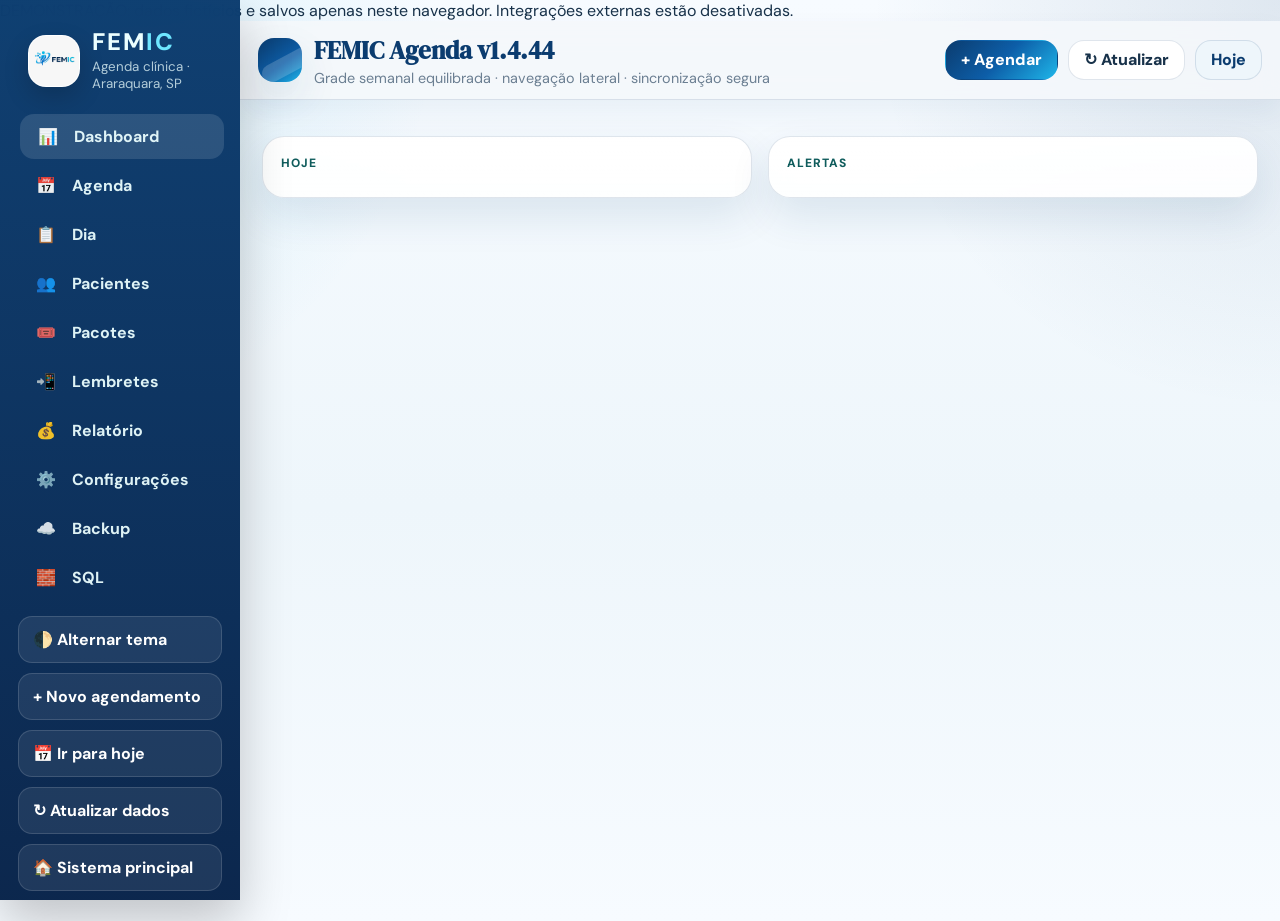
<file: agenda.html>
<!DOCTYPE html>
<html lang="pt-BR" data-theme="light">
<head>
<meta charset="UTF-8" />
<meta name="viewport" content="width=device-width, initial-scale=1.0" />
<title>FEMIC Agenda v1.4.44</title>
<meta name="theme-color" content="#0b3c6f" />
<meta name="apple-mobile-web-app-capable" content="yes" />
<meta name="apple-mobile-web-app-status-bar-style" content="default" />
<link rel="manifest" href="manifest-agenda.webmanifest" />
<link rel="apple-touch-icon" href="logo.png" />
<link rel="preconnect" href="https://fonts.googleapis.com">
<link rel="preconnect" href="https://fonts.gstatic.com" crossorigin>
<link href="https://fonts.googleapis.com/css2?family=DM+Sans:wght@400;500;700;800&family=DM+Serif+Display&display=swap" rel="stylesheet">
<link rel="stylesheet" href="css/femic-agenda.css?v=theme-refactor-1">
</head>
<body>
<div class="mobile-topbar">
  <button class="btn-icon" onclick="toggleSidebar()">☰</button>
  <div class="mobile-brand">
    <img src="logo.png" alt="FEMIC" class="mobile-brand-logo" />
    <strong>FEMIC Agenda</strong>
  </div>
  <button class="btn-icon" onclick="toggleTheme()">🌓</button>
</div>
<div class="overlay" id="overlay" onclick="closeSidebar()"></div>
<!-- ===== FEMIC LOGIN OVERLAY ===== -->
<div id="femicLoginOverlay" style="
  position:fixed; inset:0; z-index:9999;
  background: linear-gradient(135deg, #0b3c6f 0%, #0f5c5c 60%, #1fb6e9 100%);
  display:flex; align-items:center; justify-content:center; padding:20px;
">
  <div style="
    background:#fff; border-radius:28px; padding:36px 32px;
    width:min(440px,100%); box-shadow:0 30px 60px rgba(0,0,0,.28);
  ">
    <div style="text-align:center; margin-bottom:24px;">
      <div style="font-size:2.4rem; font-weight:800; letter-spacing:.08em; color:#0b3c6f;">FEMIC</div>
      <div style="color:#678282; margin-top:6px; font-size:.95rem;">Agenda · Araraquara, SP</div>
    </div>

    <!-- PASSO 1: Configuração Supabase -->
    <div id="loginStep1">
      <div style="background:#f0f9ff; border:1.5px solid #bae6fd; border-radius:16px; padding:14px 16px; margin-bottom:20px; display:flex; gap:10px;">
        <span style="font-size:1.3rem">⚙️</span>
        <div>
          <strong style="color:#0369a1; font-size:.9rem;">Primeiro acesso</strong>
          <div style="color:#0284c7; font-size:.8rem; margin-top:3px;">Informe as credenciais do Supabase. Isso é feito uma única vez.</div>
        </div>
      </div>
      <div style="display:grid; gap:14px;">
        <div>
          <label style="display:block; font-size:.88rem; color:#678282; margin-bottom:6px;">URL do projeto Supabase</label>
          <input id="setupUrl" type="url" placeholder="https://xxxx.supabase.co"
            style="width:100%; padding:13px 14px; border:1px solid #dde6e6; border-radius:14px; font-size:.95rem; outline:none; box-sizing:border-box; transition:.2s;"
            onfocus="this.style.borderColor='#1fb6e9'; this.style.boxShadow='0 0 0 3px rgba(31,182,233,.15)'"
            onblur="this.style.borderColor='#dde6e6'; this.style.boxShadow='none'">
        </div>
        <div>
          <label style="display:block; font-size:.88rem; color:#678282; margin-bottom:6px;">Chave anônima (anon key)</label>
          <input id="setupKey" type="text" placeholder="eyJhbGciOiJIUzI1NiIsInR5cCI6IkpXVCJ9..."
            style="width:100%; padding:13px 14px; border:1px solid #dde6e6; border-radius:14px; font-size:.78rem; outline:none; box-sizing:border-box; transition:.2s; font-family:monospace;"
            onfocus="this.style.borderColor='#1fb6e9'; this.style.boxShadow='0 0 0 3px rgba(31,182,233,.15)'"
            onblur="this.style.borderColor='#dde6e6'; this.style.boxShadow='none'">
        </div>
        <button onclick="femicSaveSetup()" style="
          padding:14px; background:linear-gradient(135deg,#0b3c6f,#1fb6e9); color:#fff;
          border:none; border-radius:14px; font-size:1rem; font-weight:700; cursor:pointer;
          box-shadow:0 10px 24px rgba(11,60,111,.22); transition:.2s;
        "
          onmouseover="this.style.transform='translateY(-1px)'"
          onmouseout="this.style.transform=''">
          Salvar e continuar →
        </button>
        <div id="setupError" style="color:#ef4444; text-align:center; font-size:.88rem; display:none; padding:4px 0;"></div>
      </div>
    </div>

    <!-- PASSO 2: Login email + senha -->
    <div id="loginStep2" style="display:none;">
      <div style="display:grid; gap:14px;">
        <div>
          <label style="display:block; font-size:.88rem; color:#678282; margin-bottom:6px;">Email</label>
          <input id="loginEmail" type="email" placeholder="seu@email.com"
            style="width:100%; padding:13px 14px; border:1px solid #dde6e6; border-radius:14px; font-size:1rem; outline:none; box-sizing:border-box; transition:.2s;"
            onkeydown="if(event.key==='Enter')femicLogin()"
            onfocus="this.style.borderColor='#1fb6e9'; this.style.boxShadow='0 0 0 3px rgba(31,182,233,.15)'"
            onblur="this.style.borderColor='#dde6e6'; this.style.boxShadow='none'">
        </div>
        <div>
          <label style="display:block; font-size:.88rem; color:#678282; margin-bottom:6px;">Senha</label>
          <input id="loginPassword" type="password" placeholder="••••••••"
            style="width:100%; padding:13px 14px; border:1px solid #dde6e6; border-radius:14px; font-size:1rem; outline:none; box-sizing:border-box; transition:.2s;"
            onkeydown="if(event.key==='Enter')femicLogin()"
            onfocus="this.style.borderColor='#1fb6e9'; this.style.boxShadow='0 0 0 3px rgba(31,182,233,.15)'"
            onblur="this.style.borderColor='#dde6e6'; this.style.boxShadow='none'">
        </div>
        <button id="loginBtn" onclick="femicLogin()" style="
          padding:14px; background:linear-gradient(135deg,#0b3c6f,#1fb6e9); color:#fff;
          border:none; border-radius:14px; font-size:1rem; font-weight:700; cursor:pointer;
          box-shadow:0 10px 24px rgba(11,60,111,.22); transition:.2s;
        "
          onmouseover="this.style.transform='translateY(-1px)'"
          onmouseout="this.style.transform=''">
          Entrar
        </button>
        <div id="loginError" style="color:#ef4444; text-align:center; font-size:.88rem; display:none; padding:4px 0;"></div>
        <button onclick="femicShowSetup()" style="background:none; border:none; color:#94a3b8; font-size:.8rem; cursor:pointer; text-decoration:underline; padding:0;">
          ⚙️ Alterar configuração do Supabase
        </button>
      </div>
    </div>

  </div>
</div>

<div class="toast-wrap" id="toastWrap"></div>
<div class="app-shell">
  <aside class="sidebar" id="sidebar">
    <div class="brand sidebar-brand">
      <img src="logo.png" alt="Logo FEMIC" class="brand-logo" />
      <div class="brand-text">
        <div class="wordmark"><span class="femic-navy">FEM</span><span class="femic-cyan">IC</span></div>
        <small>Agenda clínica · Araraquara, SP</small>
      </div>
    </div>
    <nav>
      <div class="nav-link active" data-panel="dashboard" onclick="showPanel('dashboard')"><span class="icon">📊</span><span>Dashboard</span></div>
      <div class="nav-link" data-panel="agenda" onclick="showPanel('agenda')"><span class="icon">📅</span><span>Agenda</span></div>
      <div class="nav-link" data-panel="day" onclick="showPanel('day')"><span class="icon">📋</span><span>Dia</span></div>
      <div class="nav-link" data-panel="patients" onclick="showPanel('patients')"><span class="icon">👥</span><span>Pacientes</span></div>
      <div class="nav-link" data-panel="packages" onclick="showPanel('packages')"><span class="icon">🎟️</span><span>Pacotes</span></div>
      <div class="nav-link" data-panel="reminders" onclick="showPanel('reminders')"><span class="icon">📲</span><span>Lembretes</span></div>
      <div class="nav-link" data-panel="report" onclick="showPanel('report')"><span class="icon">💰</span><span>Relatório</span></div>
      <div class="nav-link" data-panel="settings" onclick="showPanel('settings')"><span class="icon">⚙️</span><span>Configurações</span></div>
      <div class="nav-link" data-panel="backup" onclick="showPanel('backup')"><span class="icon">☁️</span><span>Backup</span></div>
      <div class="nav-link" data-panel="sql" onclick="showPanel('sql')"><span class="icon">🧱</span><span>SQL</span></div>
    </nav>
    <div class="sidebar-footer">
      <button class="side-btn" onclick="toggleTheme()">🌓 Alternar tema</button>
      <button class="side-btn" onclick="openAppt()">+ Novo agendamento</button>
      <button class="side-btn" onclick="goToday(); showPanel('agenda')">📅 Ir para hoje</button>
      <button class="side-btn" onclick="loadAll()">↻ Atualizar dados</button>
      <button class="side-btn" onclick="window.location.href='index.html'">🏠 Sistema principal</button>
      <button class="side-btn" onclick="femicLogout()" style="border-color:rgba(239,68,68,.25); color:rgba(255,120,120,.94);">🚪 <span id="loginUserLabel">Sair</span></button>
    </div>
  </aside>

  <main class="main">
    <div class="topbar">
      <div class="topbar-inner">
        <div class="brand">
          <div class="logo"></div>
          <div>
            <h1>FEMIC Agenda v1.4.44</h1>
            <p>Grade semanal equilibrada · navegação lateral · sincronização segura</p>
          </div>
        </div>
        <div class="toolbar">
          <button class="btn primary" onclick="openAppt()">+ Agendar</button>
          <button class="btn" onclick="loadAll()">↻ Atualizar</button>
          <button class="btn ghost" onclick="goToday()">Hoje</button>
        </div>
      </div>
    </div>

    <div class="wrap">

  <section class="panel active" id="panel-dashboard">
    <div class="grid grid-4" id="dashboardKpis"></div>
    <div class="grid grid-2" style="margin-top:16px"><div class="card"><div class="eyebrow">Hoje</div><div class="list" id="dashToday"></div></div><div class="card"><div class="eyebrow">Alertas</div><div class="list" id="dashAlerts"></div></div></div>
  </section>

  <section class="panel" id="panel-agenda">
    <div class="card" style="margin-bottom:16px"><div class="toolbar"><button class="btn" onclick="prevPeriod()">◀</button><button class="btn ghost" onclick="goToday()">Hoje</button><button class="btn" onclick="nextPeriod()">▶</button><select id="viewMode" onchange="renderAgenda()" style="max-width:180px"><option value="week">Semana</option><option value="month">Mês</option></select><strong id="periodLabel" style="align-self:center;color:var(--primary)"></strong><div class="legend-row"><span class="legend"><i class="legend-dot" style="background:#f59e0b"></i>Agendado</span><span class="legend"><i class="legend-dot" style="background:#2563eb"></i>Confirmado</span><span class="legend"><i class="legend-dot" style="background:#10b981"></i>Concluído</span><span class="legend"><i class="legend-dot" style="background:#ef4444"></i>Cancelado</span></div></div><div class="agenda-filterbar"><select id="agendaStatusFilter" onchange="renderAgenda()"><option value="all">Todos os status</option><option value="agendado">Agendado</option><option value="confirmado">Confirmado</option><option value="concluido">Concluído</option><option value="cancelado">Cancelado</option></select><select id="agendaServiceFilter" onchange="renderAgenda()"><option value="all">Todos os serviços</option></select><button class="btn ghost" onclick="clearAgendaFilters()">Limpar filtros</button></div></div>
    <div id="monthView"><div class="calendar-head" id="monthHead"></div><div class="calendar" id="monthCalendar"></div></div>
    <div id="weekView" class="hidden"><div class="week-board" id="weekBoard"></div></div>
  </section>

  <section class="panel" id="panel-day">
    <div class="card"><div class="section-title"><div><div class="eyebrow">Dia operacional</div><h3>Atendimentos do dia</h3></div><div class="toolbar"><input type="date" id="dayDate" onchange="renderDay()" style="max-width:190px"><button class="btn" onclick="goToday();showPanel('day')">Hoje</button><button class="btn" onclick="renderDay()">Atualizar</button></div></div><div class="quick-note small">Use esta tela para mudar status rapidamente sem abrir toda a agenda.</div></div>
    <div class="grid grid-4" id="dayKpis" style="margin-top:16px"></div>
    <div class="card" style="margin-top:16px"><div class="section-title"><h3>Lista do dia</h3><span class="muted small">Concluir, cancelar, WhatsApp e ficha em poucos cliques</span></div><div class="list" id="dayList"></div></div>
  </section>


  <section class="panel" id="panel-patients">
    <div class="grid grid-2">
      <div class="card">
        <div class="section-title"><div><div class="eyebrow">Novo paciente</div><h3>Cadastro direto no Supabase da agenda</h3></div></div>
        <p class="muted small" style="margin-top:0">Quando agenda e sistema principal usarem o mesmo Supabase, este cadastro alimentará a mesma tabela <strong>patients</strong>. Em teste, fica apenas neste banco isolado.</p>
        <div class="grid grid-2"><div class="field"><label>Nome completo *</label><input id="newPatientName" placeholder="Nome completo"></div><div class="field"><label>WhatsApp *</label><input id="newPatientWhatsapp" placeholder="(16) 99999-9999" inputmode="numeric" autocomplete="tel" maxlength="15" oninput="formatWhatsappInput(this)"></div></div>
        <div class="field" style="margin-top:12px"><label>Patologia / observação</label><input id="newPatientPathology" placeholder="Patologia, queixa ou observação"></div>
        <button class="btn primary" style="margin-top:12px" onclick="savePatient()">Salvar paciente no Supabase</button>
      </div>
      <div class="card">
        <div class="section-title"><div><div class="eyebrow">Regras de segurança</div><h3>Correção de cadastro</h3></div></div>
        <div class="list"><div class="item"><strong>Inativar</strong><div class="muted small">Use quando o paciente tem agendamentos, pacotes ou histórico.</div></div><div class="item"><strong>Apagar</strong><div class="muted small">Só é permitido se não houver vínculos.</div></div><div class="item"><strong>Reativar</strong><div class="muted small">Paciente volta para as listas da agenda.</div></div></div>
      </div>
    </div>
    <div class="grid grid-2" style="margin-top:16px">
      <div class="card">
        <div class="section-title"><h3>Pacientes ativos</h3><span class="muted small" id="patientsActiveCount"></span></div>
        <input id="patientActiveSearch" placeholder="Buscar paciente ativo por nome ou WhatsApp" oninput="renderLists()" style="margin-bottom:12px">
        <div class="list" id="patientListActive"></div>
      </div>
      <div class="card">
        <div class="section-title"><h3>Pacientes inativos</h3><span class="muted small" id="patientsArchivedCount"></span></div>
        <div class="list" id="patientListArchived"></div>
      </div>
    </div>
  </section>

  <section class="panel" id="panel-reminders"><div class="card"><div class="section-title"><div><div class="eyebrow">Lembretes</div><h3>Fila de WhatsApp</h3></div><div id="reminderModeBadge" class="mode-badge manual">Manual</div></div><div class="toolbar"><select id="reminderType" onchange="renderReminders()" style="max-width:260px"><option value="appointment">Lembrete de sessão</option><option value="form">Formulário pós-atendimento</option></select><input type="date" id="reminderDate" onchange="renderReminders()" style="max-width:190px"><button class="btn primary" onclick="sendNextReminder()">Enviar próximo pendente</button><button class="btn" onclick="renderReminders()">Atualizar</button></div><div class="reminder-mode-panel" style="margin-top:12px"><div><strong>Modo de envio</strong><div class="muted small" id="reminderAutoStatus">Manual: você escolhe quando enviar.</div></div><div class="toolbar"><button class="btn primary" id="manualModeBtn" onclick="setReminderMode('manual')">Manual</button><button class="btn" id="autoModeBtn" onclick="setReminderMode('auto')">Automático</button></div></div><div class="quick-note small" style="margin-top:12px">Sessão: automático 12 horas antes do atendimento. Formulário: automático 5 horas depois da sessão concluída. O navegador precisa estar aberto para disparar os envios pelo WhatsApp.</div></div><div class="grid grid-4" id="reminderKpis" style="margin-top:16px"></div><div class="card" style="margin-top:16px"><div class="eyebrow" id="reminderTitle">Lembretes</div><div class="list" id="reminderList"></div></div></section>

  <section class="panel" id="panel-report"><div class="card"><div class="toolbar"><input type="month" id="reportMonth" onchange="renderReport()" style="max-width:190px"><button class="btn" onclick="exportCsv()">Exportar CSV</button><button class="btn" onclick="window.print()">Imprimir/PDF</button></div></div><div class="grid grid-4" id="reportKpis" style="margin-top:16px"></div><div class="card" id="reportPrintArea" style="margin-top:16px"><div class="eyebrow">Relatório mensal</div><div class="table-wrap"><table><thead><tr><th>Pagador</th><th>Serviço</th><th>Qtd.</th><th>Valor</th><th>Total</th></tr></thead><tbody id="reportBody"></tbody></table></div></div></section>

  
  <section class="panel" id="panel-packages">
    <div class="grid grid-2">
      <div class="card">
        <div class="eyebrow">Novo pacote</div>
        <p class="muted small" style="margin-top:0">Cadastre o pacote vinculado ao paciente e ao serviço. O contador principal mostra sessões usadas/total, com saldo como informação secundária. Para evitar pacote no paciente errado, selecione paciente e serviço manualmente antes de salvar.</p>
        <div class="grid grid-2"><select id="pkgPatient" required></select><select id="pkgService" required></select><input id="pkgTotal" type="number" min="1" placeholder="Total de sessões" required><input id="pkgRemain" type="number" min="0" placeholder="Saldo inicial (opcional)"></div>
        <button class="btn primary" style="margin-top:12px" onclick="savePackage()">Adicionar pacote</button>
      </div>
      <div class="card">
        <div class="eyebrow">Como ler o contador</div>
      </div>
    </div>
    <div class="grid grid-2" style="margin-top:16px">
      <div class="card">
        <div class="section-title"><h3>Pacotes ativos</h3><span class="muted small" id="packagesActiveCount"></span></div>
        <input id="packageSearch" placeholder="🔍 Buscar pacote por paciente ou serviço…" oninput="renderLists()" style="margin-bottom:12px">
        <div class="list" id="packageListActive"></div>
      </div>
      <div class="card">
        <div class="section-title"><h3>Pacotes inativos / encerrados</h3><span class="muted small" id="packagesInactiveCount"></span></div>
        <div class="list" id="packageListInactive"></div>
      </div>
    </div>
  </section>

  <section class="panel" id="panel-settings">
    <div class="grid grid-2"><div class="card"><div class="section-title"><div><div class="eyebrow">Supabase</div><h3>Conexão</h3></div></div><div class="grid grid-2"><div class="field"><label>URL</label><input id="sbUrl" placeholder="https://xxxx.supabase.co"></div><div class="field"><label>Anon key</label><input id="sbKey" placeholder="anon key"></div></div><div class="toolbar" style="margin-top:12px"><button class="btn primary" onclick="saveConfig();loadAll()">Salvar e carregar</button><button class="btn" onclick="testConnection()">Testar conexão</button></div></div><div class="card"><div class="section-title"><div><div class="eyebrow">Expediente</div><h3>Horários da clínica</h3></div></div><div class="grid grid-3"><div class="field"><label>Início geral</label><input id="setStart" type="time" value="08:00"></div><div class="field"><label>Fim geral</label><input id="setEnd" type="time" value="20:00"></div><div class="field"><label>Intervalo grade</label><select id="setInterval"><option>15</option><option selected>30</option><option>45</option><option>60</option></select></div></div><div class="field" style="margin-top:12px"><label>Períodos de atendimento</label><input id="setPeriods" placeholder="08:00-12:00,16:00-20:00" value="08:00-12:00,16:00-20:00"><div class="period-help small">Use vírgula para separar períodos. A agenda só mostrará horários dentro dessas janelas.</div></div><div class="toolbar" id="workDays" style="margin-top:12px"></div><button class="btn primary" style="margin-top:12px" onclick="saveSettings()">Salvar expediente</button></div></div>
    <div class="grid grid-2" style="margin-top:16px"><div class="card"><div class="section-title"><div><div class="eyebrow">Pagadores</div><h3>Convênios e particulares</h3></div></div><div class="toolbar"><input id="payerName" placeholder="Nome do pagador" style="max-width:260px"><button class="btn primary" onclick="savePayer()">Adicionar</button></div><div class="list" id="payerList" style="margin-top:12px"></div></div><div class="card"><div class="section-title"><div><div class="eyebrow">Serviços</div><h3>Valores, duração e modo</h3></div></div><div class="grid grid-2"><input id="svcName" placeholder="Nome do serviço"><select id="svcPayer"></select><input id="svcPrice" type="number" placeholder="Valor"><select id="svcDur"><option>30</option><option selected>45</option><option>60</option><option>90</option></select><select id="svcMode"><option value="grupo">Grupo</option><option value="individual">Individual</option></select><input id="svcMax" type="number" value="4" placeholder="Limite"></div><button class="btn primary" style="margin-top:12px" onclick="saveService()">Adicionar serviço</button><div class="list" id="serviceList" style="margin-top:12px"></div></div></div>
    
    <div class="card" style="margin-top:16px"><div class="eyebrow">Modelos WhatsApp</div><div class="grid grid-2"><div class="field"><label>Lembrete de sessão</label><textarea id="tplReminder" rows="5"></textarea></div><div class="field"><label>Formulário pós-atendimento</label><textarea id="tplFormReminder" rows="5"></textarea></div></div><div class="field" style="margin-top:12px"><label>Link do formulário de respostas</label><input id="formLinkInput" placeholder="https://... formulário do paciente"></div><button class="btn primary" style="margin-top:12px" onclick="saveTemplates()">Salvar modelos</button></div>
    <div class="card" style="margin-top:16px"><div class="section-title"><div><div class="eyebrow">WhatsApp API</div><h3>Preparação segura para Meta Cloud API</h3></div><span class="mode-badge manual" id="whatsappProviderBadge">wa.me</span></div><p class="muted small" style="margin-top:0">Deixe em link manual enquanto a API não estiver pronta. Para usar a Meta Cloud API, configure uma Supabase Edge Function e cole aqui apenas a URL pública da função. O token da Meta nunca deve ficar neste navegador.</p><div class="grid grid-2"><div class="field"><label>Provedor de envio</label><select id="whatsappProvider" onchange="renderWhatsappProviderBadge()"><option value="wa_me">Link WhatsApp seguro</option><option value="api">API via Supabase Edge Function</option></select></div><div class="field"><label>Endpoint da Edge Function</label><input id="whatsappEndpoint" placeholder="https://SEU-PROJETO.functions.supabase.co/send-whatsapp-reminder"></div><div class="field"><label>Template Meta: sessão</label><input id="whatsappTplAppointment" placeholder="lembrete_sessao"></div><div class="field"><label>Template Meta: formulário</label><input id="whatsappTplForm" placeholder="formulario_pos_sessao"></div></div><div class="toolbar" style="margin-top:12px"><button class="btn primary" onclick="saveWhatsappApiConfig()">Salvar WhatsApp API</button><button class="btn" onclick="testWhatsappApiConfig()">Testar configuração local</button></div></div>
  </section>


  <section class="panel" id="panel-backup">
    <div class="grid grid-2">
      <div class="card">
        <div class="section-title">
          <div><div class="eyebrow">Exportar dados</div><h3>Backup completo da agenda</h3></div>
        </div>
        <p class="muted small" style="margin-top:0">
          Exporta pacientes, pagadores, serviços, pacotes, agendamentos, movimentos/histórico de sessões e configurações de expediente em um arquivo JSON.
        </p>
        <div class="toolbar">
          <button class="btn primary" onclick="exportAgendaBackup()">⬇️ Exportar backup JSON</button>
          <button class="btn" onclick="loadAll()">↻ Atualizar antes de exportar</button>
        </div>
        <div class="quick-note small" style="margin-top:12px">
          Recomendação FEMIC: faça backup antes de grandes alterações, antes de limpar banco e ao final de cada mês.
        </div>
      </div>

      <div class="card">
        <div class="section-title">
          <div><div class="eyebrow">Restaurar dados</div><h3>Restaurar backup JSON</h3></div>
        </div>
        <p class="muted small" style="margin-top:0">
          A restauração substitui as tabelas operacionais da agenda: agendamentos, pacotes, serviços, pagadores, movimentos e configurações. 
          Pacientes do arquivo são inseridos/atualizados, mas pacientes que já existirem no Supabase não são apagados.
        </p>
        <input type="file" id="restoreBackupInput" accept="application/json,.json" onchange="restoreAgendaBackup(event)">
        <div class="quick-note small" style="margin-top:12px">
          Segurança: essa função não apaga o sistema clínico principal. Ela usa apenas as tabelas da agenda.
        </div>
      </div>
    </div>

    <div class="card" style="margin-top:16px">
      <div class="section-title">
        <div><div class="eyebrow">Conteúdo do backup</div><h3>O que será salvo</h3></div>
      </div>
      <div class="grid grid-3">
        <div class="kpi"><div class="small muted">Pacientes</div><strong id="bkPatients">0</strong></div>
        <div class="kpi"><div class="small muted">Agendamentos</div><strong id="bkAppointments">0</strong></div>
        <div class="kpi"><div class="small muted">Pacotes</div><strong id="bkPackages">0</strong></div>
        <div class="kpi"><div class="small muted">Movimentos / histórico</div><strong id="bkMovements">0</strong></div>
        <div class="kpi"><div class="small muted">Serviços</div><strong id="bkServices">0</strong></div>
        <div class="kpi"><div class="small muted">Pagadores</div><strong id="bkPayers">0</strong></div>
      </div>
    </div>
  </section>

  <section class="panel" id="panel-sql"><div class="card"><div class="eyebrow">SQL limpo para Supabase</div><button class="btn primary" onclick="copySql()">Copiar SQL</button><pre class="sqlbox" id="sqlBox"></pre></div></section>
    </div>
  </main>
</div>

<div class="modal-backdrop" id="apptModal">
  <div class="modal modal-appt-refined">
    <div class="modal-head appt-head-refined">
      <div>
        <div class="eyebrow">Agenda FEMIC</div>
        <h3 id="apptTitle">Novo agendamento</h3>
        <div class="muted small">Preencha paciente, serviço, data e horário. A recorrência é opcional.</div>
      </div>
      <button class="btn" onclick="closeModal('apptModal')">✕</button>
    </div>

    <div class="modal-body appt-body-refined">
      <input type="hidden" id="apptId">
      <input type="hidden" id="rescheduleOriginId">
      <input type="hidden" id="rescheduleCancelOriginal">

      <div class="appt-section">
        <div class="appt-section-title">
          <span>1</span>
          <div>
            <strong>Paciente e serviço</strong>
            <small>Selecione conscientemente para evitar agendamento no paciente errado.</small>
          </div>
        </div>

        <div class="appt-grid-main">
          <div class="field field-safe-select">
            <label>Paciente *</label>
            <select id="apptPatient" onchange="showSaldoInfo()"></select>
            <div class="muted small">Obrigatório. Não vem pré-selecionado.</div>
          </div>

          <div class="field field-safe-select">
            <label>Serviço *</label>
            <select id="apptService" onchange="onServiceChange(true)"></select>
            <div class="muted small">Define duração, tipo de atendimento e valor padrão.</div>
          </div>

          <div class="field">
            <label>Status</label>
            <select id="apptStatus">
              <option value="agendado">Agendado</option>
              <option value="confirmado">Confirmado</option>
              <option value="concluido">Concluído</option>
              <option value="cancelado">Cancelado</option>
            </select>
            <div class="muted small">Concluído consome sessão do pacote.</div>
          </div>
        </div>

        <div id="saldoInfo" class="saldo-info-refined"></div>
      </div>

      <div class="appt-section">
        <div class="appt-section-title">
          <span>2</span>
          <div>
            <strong>Data, horário e valor</strong>
            <small>O fim é calculado automaticamente pela duração do serviço.</small>
          </div>
        </div>

        <div class="appt-grid-time">
          <div class="field">
            <label>Data</label>
            <input id="apptDate" type="date">
          </div>

          <div class="field">
            <label>Início</label>
            <input id="apptStart" type="time" onchange="onServiceChange(false)">
          </div>

          <div class="field">
            <label>Fim</label>
            <input id="apptEnd" type="time" readonly>
          </div>

          <div class="field">
            <label>Valor desta sessão</label>
            <input id="apptPrice" type="number" min="0" step="0.01" inputmode="decimal">
            <div class="muted small">Pode ser ajustado sem alterar o serviço.</div>
          </div>
        </div>
      </div>

      <div class="appt-section appt-rec-section">
        <div class="appt-rec-top">
          <label class="rec-toggle-refined">
            <input type="checkbox" id="recurring" onchange="toggleRecurrence()">
            <span>
              <strong>Agendamento recorrente</strong>
              <small>Use para várias sessões do mesmo paciente.</small>
            </span>
          </label>

          <div id="recTotalTop" class="rec-total-top">
            <label>Total de sessões</label>
            <input id="recCount" type="number" value="4" min="1">
          </div>
        </div>

        <div id="recFields" class="hidden rec-fields-refined">
          <div class="muted small rec-help">
            Marque os dias desejados e informe o horário de cada dia. O sistema tentará criar até o total informado acima.
          </div>
          <div class="rec-grid rec-grid-compact" id="recDays"></div>
        </div>
      </div>
    </div>

    <div class="modal-foot appt-foot-refined">
      <button class="btn" onclick="closeModal('apptModal')">Cancelar</button>
      <button class="btn danger" id="deleteApptBtn" onclick="deleteAppointment()">Remover</button>
      <button class="btn primary" id="saveApptBtn" onclick="saveAppointment()">Salvar agendamento</button>
    </div>
  </div>
</div>
<div class="modal-backdrop" id="patientModal"><div class="modal"><div class="modal-head"><h3>Ficha do paciente</h3><button class="btn" onclick="closeModal('patientModal')">✕</button></div><div class="modal-body" id="patientFicha"></div></div></div>

<div class="modal-backdrop" id="editPatientModal">
  <div class="modal sm">
    <div class="modal-head">
      <h3>✏️ Editar paciente</h3>
      <button class="btn" onclick="closeModal('editPatientModal')">✕</button>
    </div>
    <div class="modal-body">
      <input type="hidden" id="editPatientId">
      <div class="grid" style="gap:14px">
        <div class="field">
          <label>Nome completo *</label>
          <input id="editPatientName" placeholder="Nome completo" onkeydown="if(event.key==='Enter')saveEditPatient()">
        </div>
        <div class="field">
          <label>WhatsApp *</label>
          <input id="editPatientWhatsapp" placeholder="(16) 99999-9999" inputmode="numeric" maxlength="15" oninput="formatWhatsappInput(this)" onkeydown="if(event.key==='Enter')saveEditPatient()">
        </div>
        <div class="field">
          <label>Patologia / observação</label>
          <input id="editPatientPathology" placeholder="Patologia, queixa ou observação" onkeydown="if(event.key==='Enter')saveEditPatient()">
        </div>
      </div>
    </div>
    <div class="modal-foot">
      <button class="btn" onclick="closeModal('editPatientModal')">Cancelar</button>
      <button class="btn primary" onclick="saveEditPatient()">💾 Salvar alterações</button>
    </div>
  </div>
</div>

<script src="js/femic-demo.js"></script>
<script>
if ('serviceWorker' in navigator) {
  window.addEventListener('load', function () {
    navigator.serviceWorker.register('./sw-agenda.js').catch(function (err) {
      console.warn('SW Agenda não registrado:', err);
    });
  });
}
</script>
<script src="js/femic-agenda.js?v=theme-refactor-1"></script>
</body>
</html>
</file>
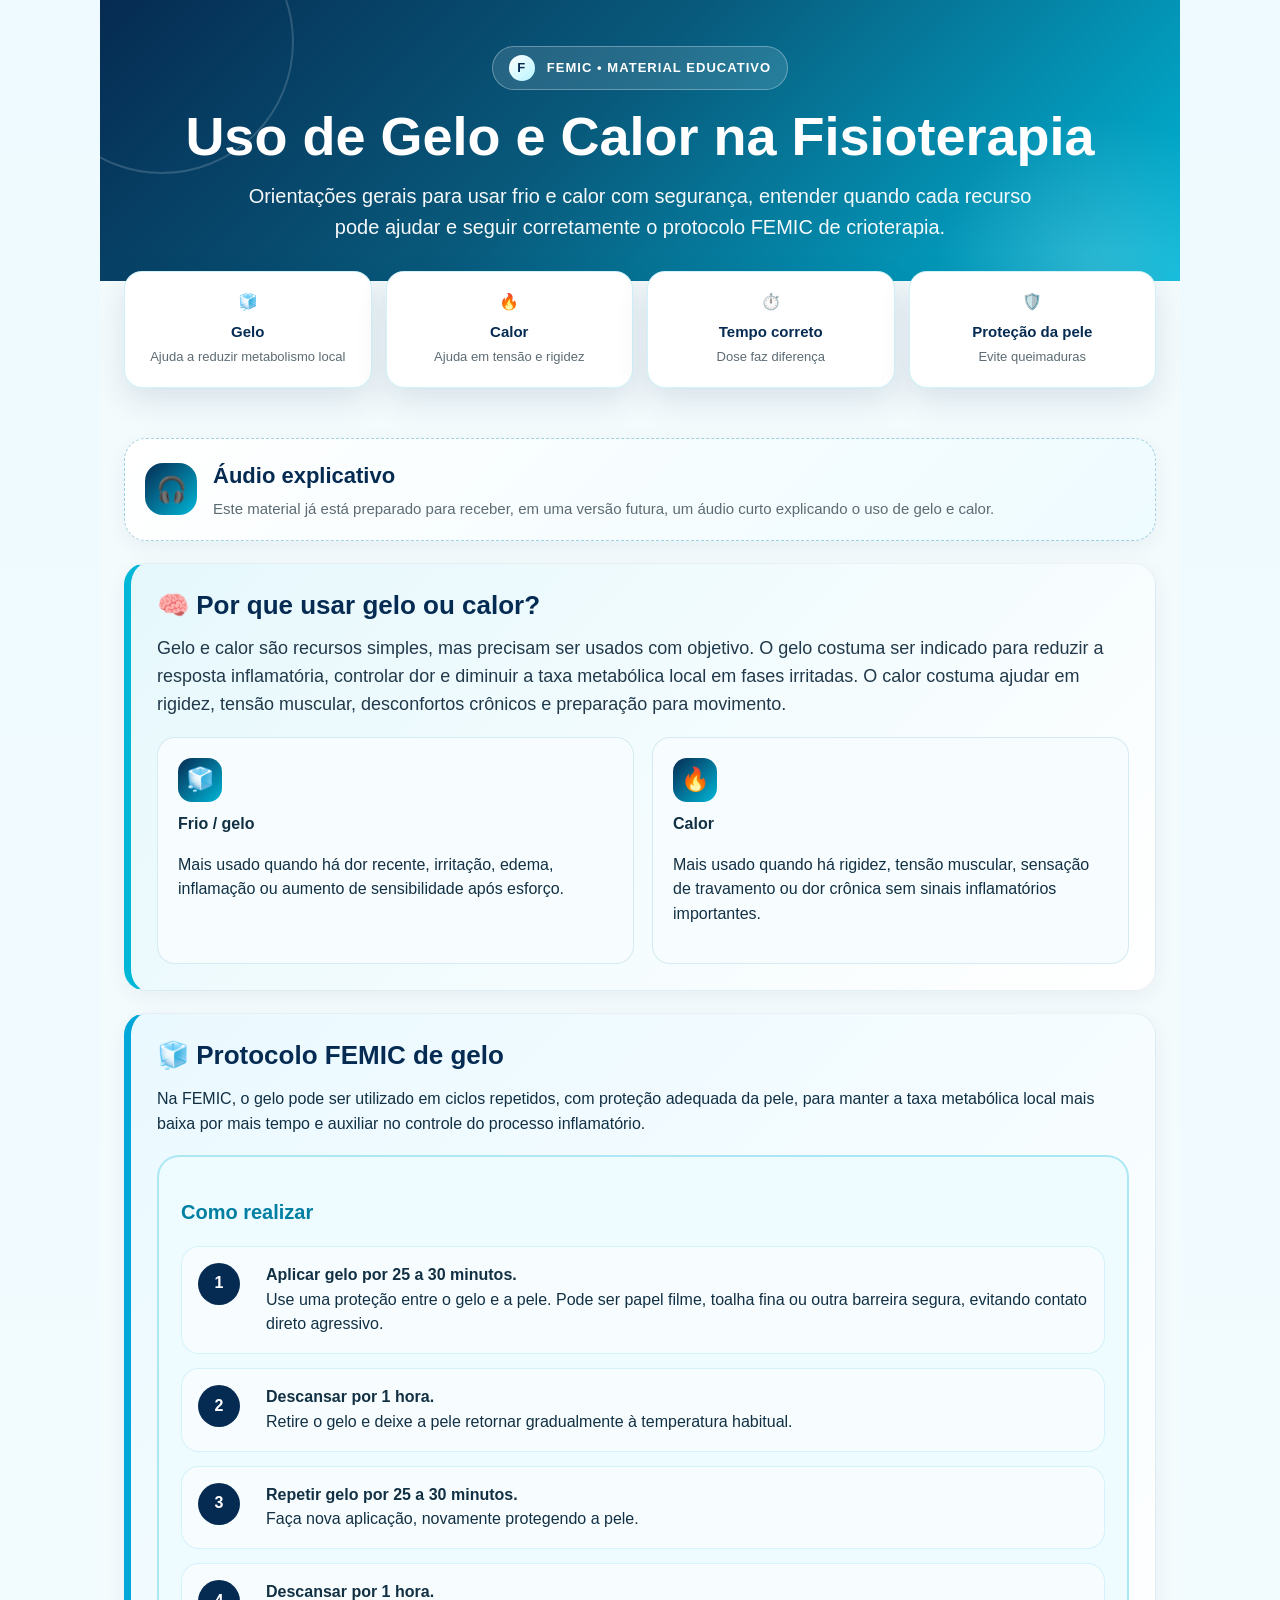
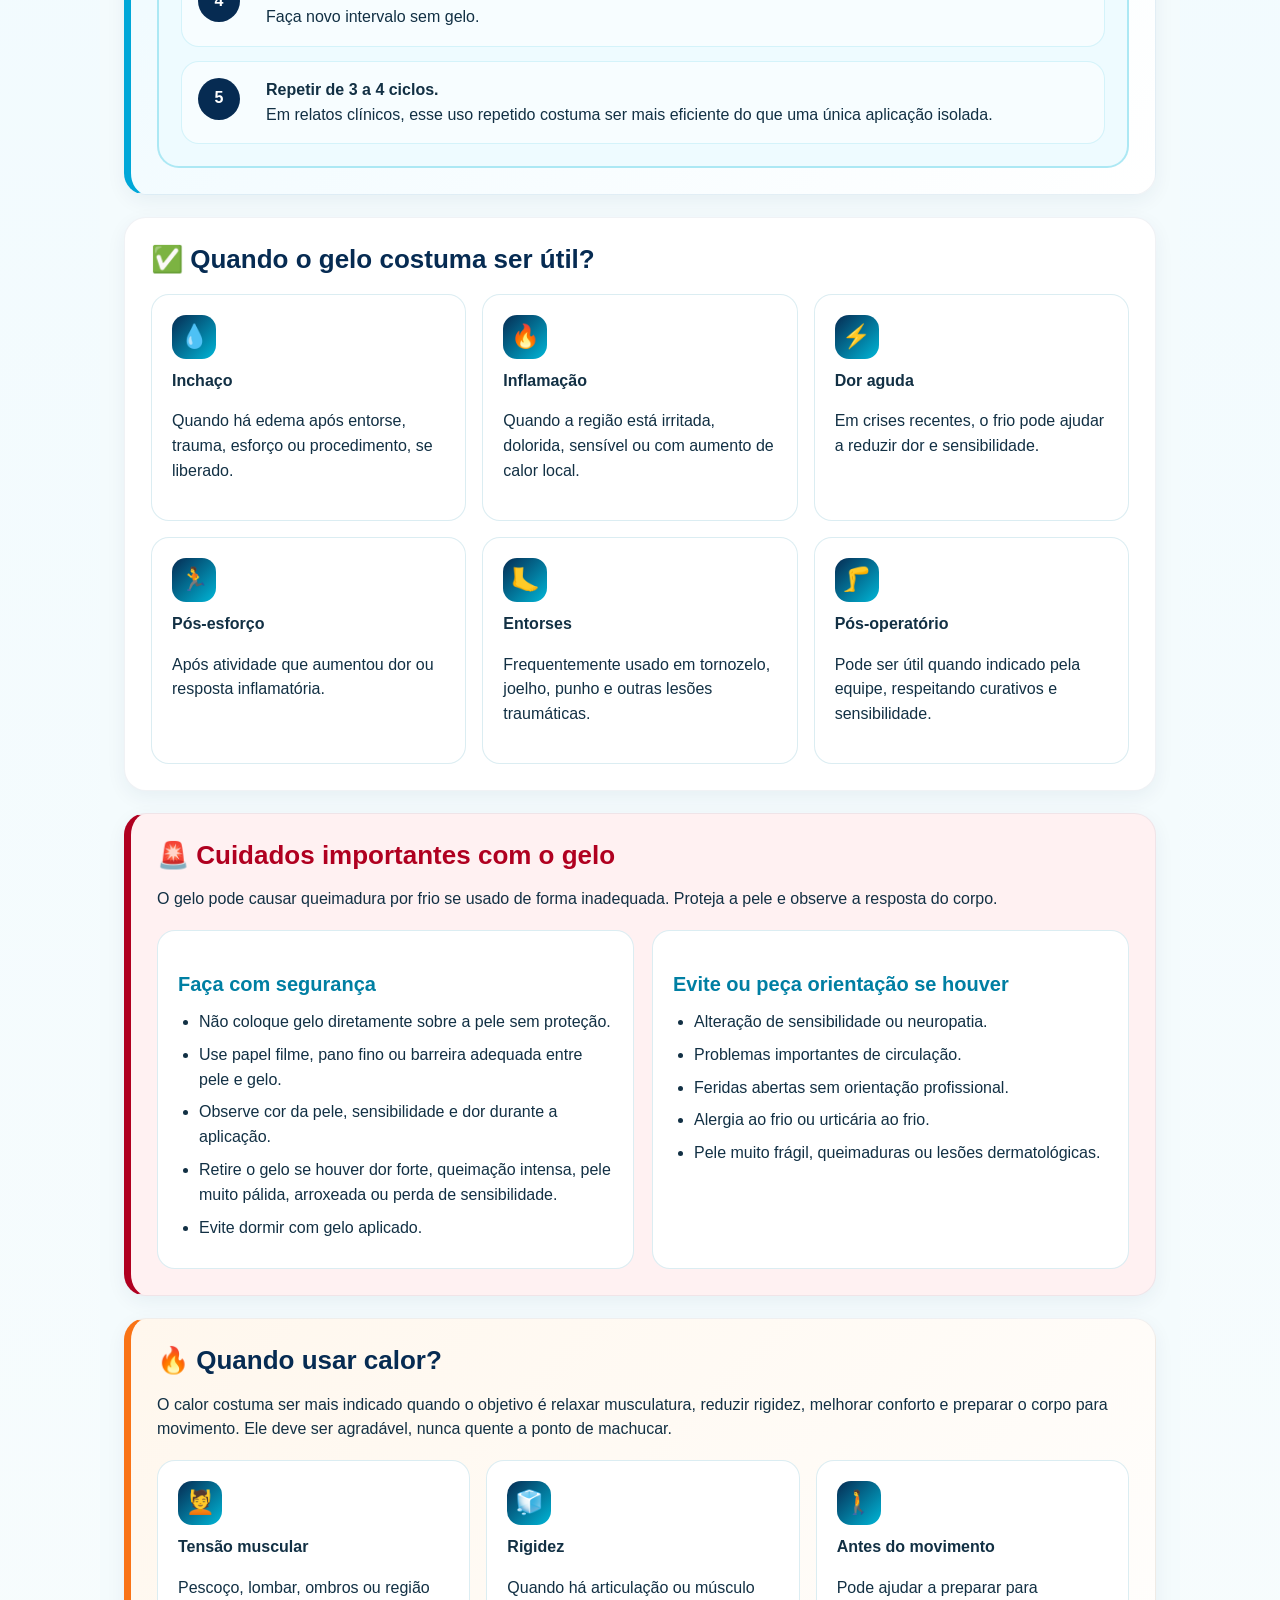
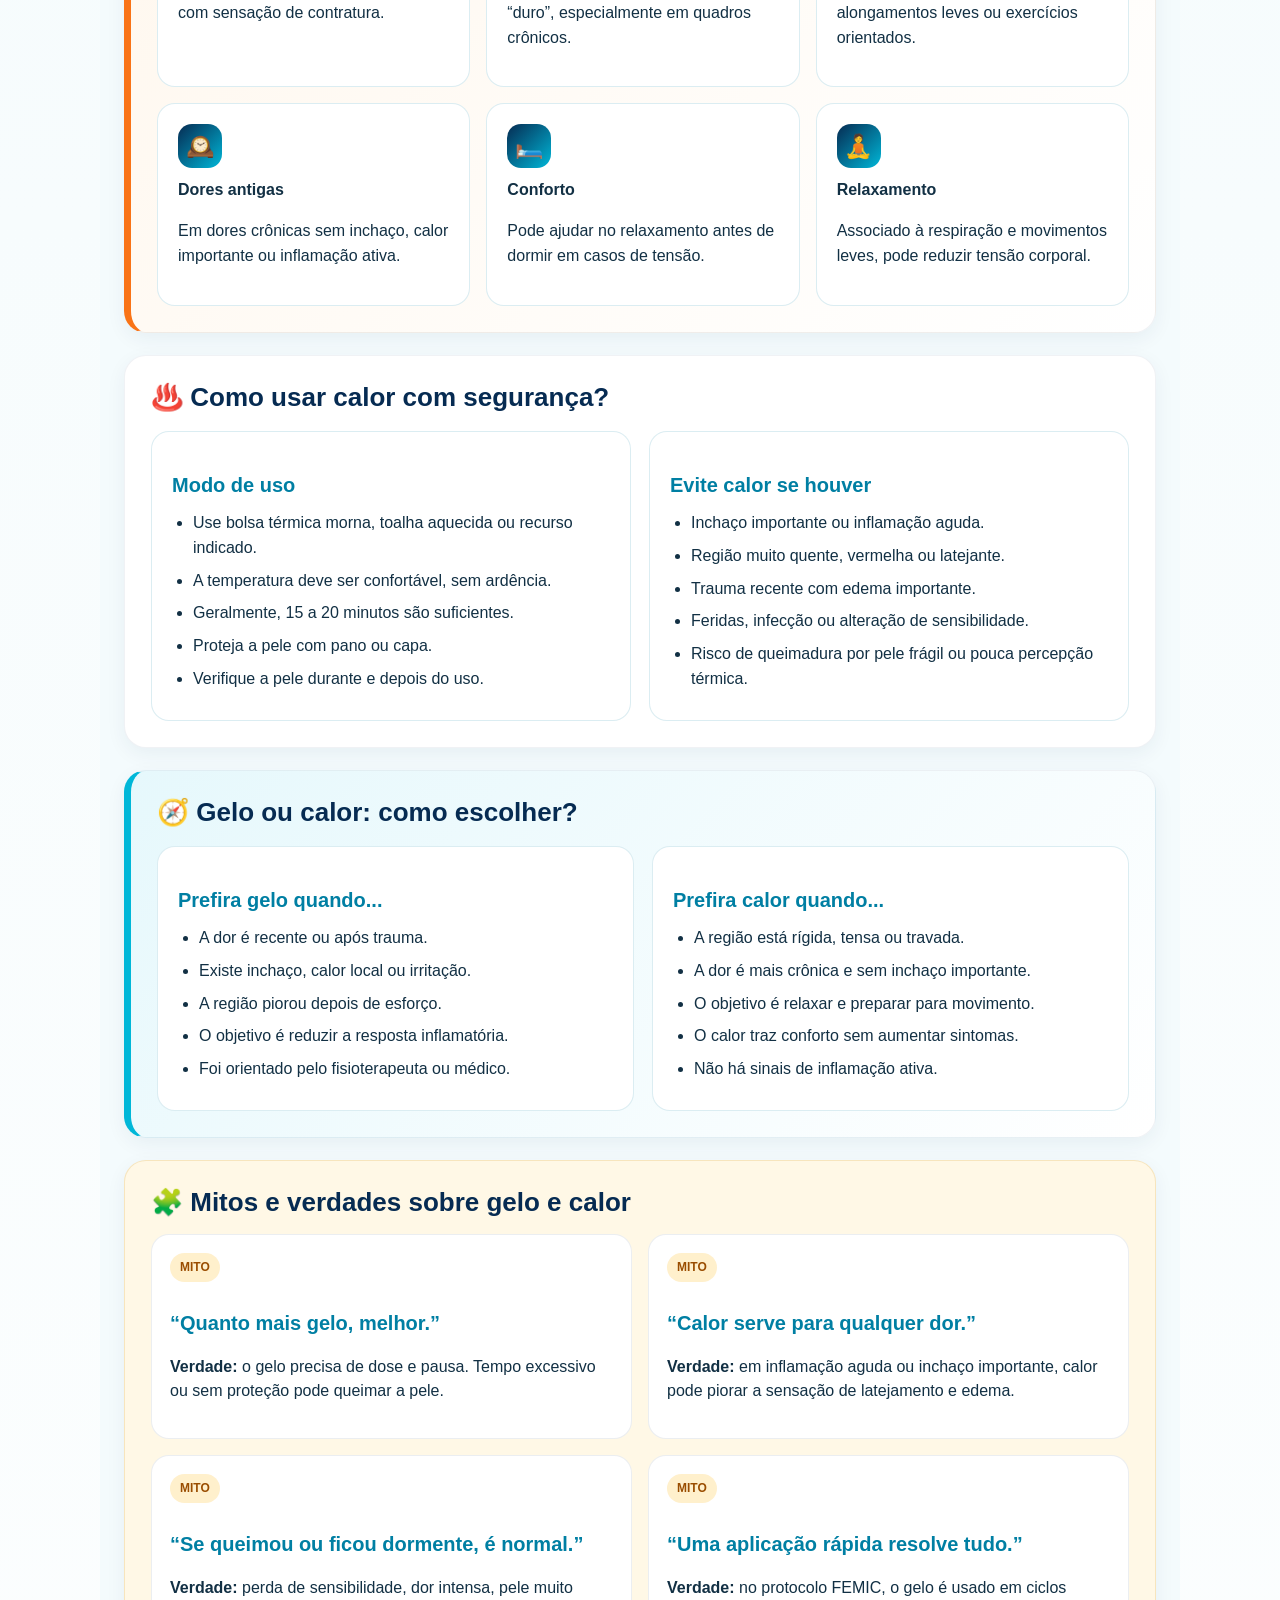
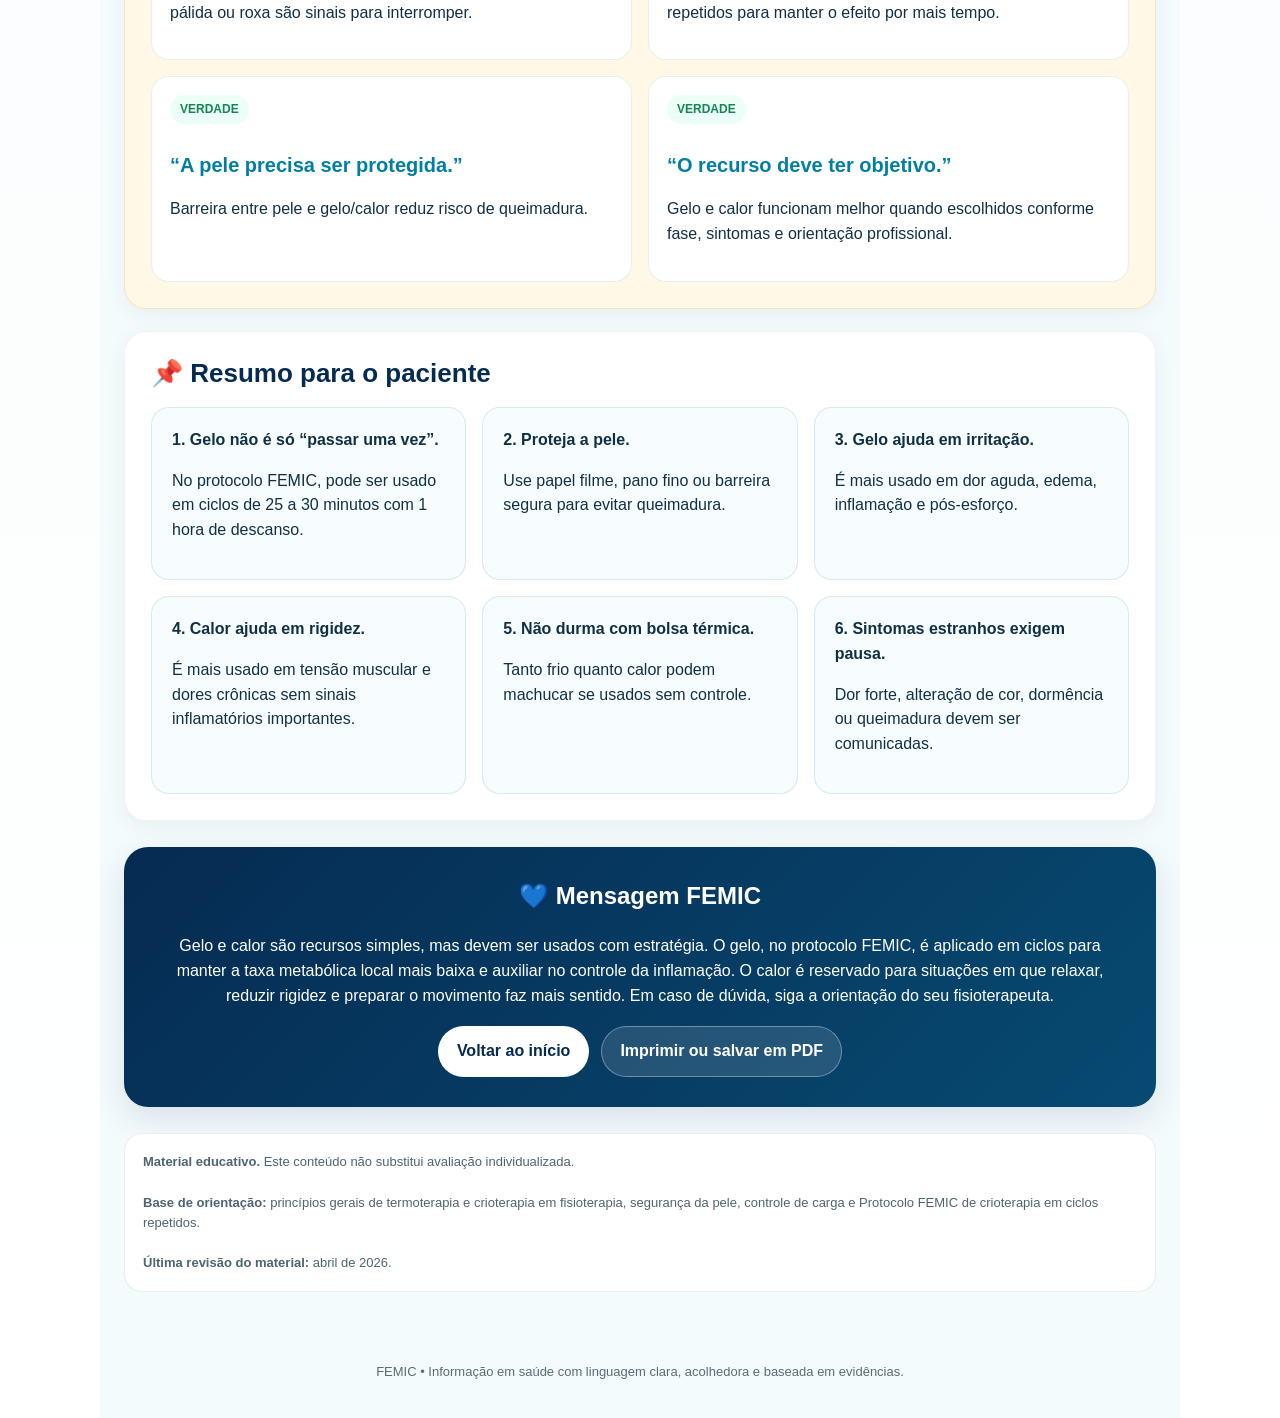
<file: calor-gelo.html>
<!DOCTYPE html>
<html lang="pt-BR">
<head>
<meta charset="UTF-8">
<meta name="viewport" content="width=device-width, initial-scale=1.0">
<title>Uso de Gelo e Calor na Fisioterapia | FEMIC</title>
<style>
:root{--azul-escuro:#062b52;--azul:#007fa3;--turquesa:#00b7d8;--turquesa-claro:#e6f8fc;--fundo:#f4fbfd;--texto:#123044;--cinza:#5c6b73;--branco:#fff;--alerta:#b00020;--alerta-bg:#fff1f2;--amarelo-bg:#fff8e6;--verde:#16845b;--verde-bg:#ecfff6;--sombra:0 12px 32px rgba(6,43,82,.12);--raio:22px}
*{box-sizing:border-box}html,body{margin:0;padding:0;min-height:100%;overflow-x:hidden;overflow-y:auto;scroll-behavior:smooth}body{font-family:Arial,Helvetica,sans-serif;background:linear-gradient(180deg,#eefaff 0%,#f7fcfd 55%,#fff 100%);color:var(--texto);line-height:1.55}.page{width:min(1080px,100%);margin:0 auto;background:var(--fundo);min-height:100vh}.hero{position:relative;overflow:hidden;background:linear-gradient(135deg,var(--azul-escuro) 0%,#085a7c 45%,var(--turquesa) 100%);color:#fff;padding:46px 28px 38px;text-align:center}.hero:before{content:"";position:absolute;width:260px;height:260px;border:2px solid rgba(255,255,255,.16);border-radius:50%;top:-90px;left:-70px}.hero:after{content:"";position:absolute;width:360px;height:360px;background:radial-gradient(circle,rgba(255,255,255,.18),rgba(255,255,255,0) 65%);bottom:-180px;right:-100px}.brand{position:relative;z-index:1;display:inline-flex;align-items:center;gap:12px;padding:8px 16px;border:1px solid rgba(255,255,255,.3);border-radius:999px;background:rgba(255,255,255,.12);font-weight:700;letter-spacing:.08em;margin-bottom:18px;font-size:13px}.brand-icon{width:26px;height:26px;border-radius:50%;background:linear-gradient(135deg,#fff,#b8f4ff);color:var(--azul-escuro);display:flex;align-items:center;justify-content:center;font-weight:900}.hero h1{position:relative;z-index:1;font-size:clamp(34px,6vw,54px);margin:0;line-height:1.05}.hero p{position:relative;z-index:1;max-width:820px;margin:16px auto 0;font-size:clamp(16px,2.4vw,20px);opacity:.96}.quickbar{display:grid;grid-template-columns:repeat(4,1fr);gap:14px;padding:18px 24px 0;margin-top:-28px;position:relative;z-index:2}.quickitem{background:var(--branco);border-radius:18px;padding:18px 14px;text-align:center;box-shadow:var(--sombra);border:1px solid rgba(0,183,216,.18)}.quickitem strong{display:block;color:var(--azul-escuro);font-size:15px;margin-top:6px}.quickitem span{font-size:13px;color:var(--cinza)}main{padding:28px 24px 44px}.audio-box{background:linear-gradient(135deg,#fff,#eefbff);border:1px dashed rgba(0,127,163,.35);border-radius:22px;padding:20px;margin:22px 0;display:flex;gap:16px;align-items:center;box-shadow:0 6px 20px rgba(6,43,82,.06)}.audio-icon{width:52px;height:52px;border-radius:18px;background:linear-gradient(135deg,var(--azul-escuro),var(--turquesa));color:#fff;display:flex;align-items:center;justify-content:center;font-size:25px;flex:0 0 auto}.audio-box h2{margin:0 0 4px;font-size:22px;color:var(--azul-escuro)}.audio-box p{margin:0;color:var(--cinza);font-size:15px}.audio-placeholder{display:none}.section{background:var(--branco);border-radius:var(--raio);padding:26px;margin:22px 0;box-shadow:0 6px 20px rgba(6,43,82,.06);border:1px solid rgba(6,43,82,.06)}.section h2{margin:0 0 14px;color:var(--azul-escuro);font-size:26px;line-height:1.2}.section h3{margin:18px 0 8px;color:var(--azul);font-size:20px}.lead{font-size:18px;color:#21394a;margin:0}.highlight{background:linear-gradient(135deg,var(--turquesa-claro),#fff);border-left:7px solid var(--turquesa)}.grid-2{display:grid;grid-template-columns:repeat(2,1fr);gap:18px;margin-top:18px}.grid-3{display:grid;grid-template-columns:repeat(3,1fr);gap:16px;margin-top:18px}.card{background:#fff;border:1px solid rgba(0,127,163,.14);border-radius:18px;padding:20px;height:100%}.card.soft{background:#f7fdff}.icon{width:44px;height:44px;border-radius:14px;display:flex;align-items:center;justify-content:center;background:linear-gradient(135deg,var(--azul-escuro),var(--turquesa));color:#fff;font-size:23px;margin-bottom:10px}ul{padding-left:21px;margin:10px 0 0}li{margin:8px 0}.truth{background:var(--amarelo-bg);border:1px solid rgba(210,145,0,.18)}.myth-grid{display:grid;grid-template-columns:repeat(2,1fr);gap:16px;margin-top:16px}.myth{background:#fff;border-radius:18px;padding:18px;border:1px solid rgba(6,43,82,.08)}.badge{display:inline-block;padding:5px 10px;border-radius:999px;font-size:12px;font-weight:700;margin-bottom:8px}.badge.mito{color:#9a4d00;background:#fff0cc}.badge.verdade{color:var(--verde);background:var(--verde-bg)}.timeline{display:grid;gap:14px;margin-top:18px}.step{display:grid;grid-template-columns:54px 1fr;gap:14px;align-items:start;background:#f7fdff;border-radius:18px;padding:16px;border:1px solid rgba(0,183,216,.14)}.num{width:42px;height:42px;border-radius:50%;background:var(--azul-escuro);color:#fff;display:flex;align-items:center;justify-content:center;font-weight:800}.alert{background:var(--alerta-bg);border-left:7px solid var(--alerta)}.alert h2,.alert strong{color:var(--alerta)}.ice{background:linear-gradient(135deg,#eaf9ff,#fff);border-left:7px solid #00a7d8}.heat{background:linear-gradient(135deg,#fff7ed,#fff);border-left:7px solid #f97316}.protocol{background:#eefbff;border:2px solid rgba(0,183,216,.28);border-radius:22px;padding:22px;margin-top:18px}.cta{background:linear-gradient(135deg,var(--azul-escuro),#074a72);color:#fff;text-align:center;padding:30px;border-radius:24px;margin:26px 0;box-shadow:var(--sombra)}.cta h2{color:#fff;margin-top:0}.button-row{display:flex;flex-wrap:wrap;gap:12px;justify-content:center;margin-top:18px}.btn{display:inline-block;text-decoration:none;border-radius:999px;padding:12px 18px;font-weight:700;border:1px solid rgba(255,255,255,.35)}.btn.primary{background:#fff;color:var(--azul-escuro)}.btn.secondary{color:#fff;background:rgba(255,255,255,.12)}.references{font-size:13px;color:#4f6570;background:#fff;border-radius:18px;padding:18px;border:1px solid rgba(6,43,82,.08)}.footer{text-align:center;padding:26px 20px 36px;color:#5b6c75;font-size:13px}@media(max-width:800px){.quickbar{grid-template-columns:repeat(2,1fr)}.grid-2,.grid-3,.myth-grid{grid-template-columns:1fr}.audio-box{align-items:flex-start}main{padding:22px 16px 36px}.section{padding:21px}.hero{padding:38px 18px 34px}}@media print{body{background:#fff}.page{width:100%;background:#fff}.section,.quickitem,.cta,.audio-box{box-shadow:none}.btn{display:none}}
</style>
</head>
<body>

<div class="page">
<header class="hero">
  <div class="brand"><span class="brand-icon">F</span> FEMIC • MATERIAL EDUCATIVO</div>
  <h1>Uso de Gelo e Calor na Fisioterapia</h1>
  <p>Orientações gerais para usar frio e calor com segurança, entender quando cada recurso pode ajudar e seguir corretamente o protocolo FEMIC de crioterapia.</p>
</header>

<section class="quickbar">
  <div class="quickitem">🧊<strong>Gelo</strong><span>Ajuda a reduzir metabolismo local</span></div>
  <div class="quickitem">🔥<strong>Calor</strong><span>Ajuda em tensão e rigidez</span></div>
  <div class="quickitem">⏱️<strong>Tempo correto</strong><span>Dose faz diferença</span></div>
  <div class="quickitem">🛡️<strong>Proteção da pele</strong><span>Evite queimaduras</span></div>
</section>

<main>
<section class="audio-box">
  <div class="audio-icon">🎧</div>
  <div>
    <h2>Áudio explicativo</h2>
    <p>Este material já está preparado para receber, em uma versão futura, um áudio curto explicando o uso de gelo e calor.</p>
    <div class="audio-placeholder" data-audio-futuro="uso-gelo-calor-fisioterapia">
      <!-- Futuro áudio:
      <audio controls preload="metadata">
        <source src="audio/uso-gelo-calor-fisioterapia.mp3" type="audio/mpeg">
        Seu navegador não suporta áudio.
      </audio>
      -->
    </div>
  </div>
</section>

<section class="section highlight">
  <h2>🧠 Por que usar gelo ou calor?</h2>
  <p class="lead">Gelo e calor são recursos simples, mas precisam ser usados com objetivo. O gelo costuma ser indicado para reduzir a resposta inflamatória, controlar dor e diminuir a taxa metabólica local em fases irritadas. O calor costuma ajudar em rigidez, tensão muscular, desconfortos crônicos e preparação para movimento.</p>
  <div class="grid-2">
    <div class="card soft"><div class="icon">🧊</div><strong>Frio / gelo</strong><p>Mais usado quando há dor recente, irritação, edema, inflamação ou aumento de sensibilidade após esforço.</p></div>
    <div class="card soft"><div class="icon">🔥</div><strong>Calor</strong><p>Mais usado quando há rigidez, tensão muscular, sensação de travamento ou dor crônica sem sinais inflamatórios importantes.</p></div>
  </div>
</section>

<section class="section ice">
  <h2>🧊 Protocolo FEMIC de gelo</h2>
  <p>Na FEMIC, o gelo pode ser utilizado em ciclos repetidos, com proteção adequada da pele, para manter a taxa metabólica local mais baixa por mais tempo e auxiliar no controle do processo inflamatório.</p>
  <div class="protocol">
    <h3>Como realizar</h3>
    <div class="timeline">
      <div class="step"><div class="num">1</div><div><strong>Aplicar gelo por 25 a 30 minutos.</strong><br>Use uma proteção entre o gelo e a pele. Pode ser papel filme, toalha fina ou outra barreira segura, evitando contato direto agressivo.</div></div>
      <div class="step"><div class="num">2</div><div><strong>Descansar por 1 hora.</strong><br>Retire o gelo e deixe a pele retornar gradualmente à temperatura habitual.</div></div>
      <div class="step"><div class="num">3</div><div><strong>Repetir gelo por 25 a 30 minutos.</strong><br>Faça nova aplicação, novamente protegendo a pele.</div></div>
      <div class="step"><div class="num">4</div><div><strong>Descansar por 1 hora.</strong><br>Faça novo intervalo sem gelo.</div></div>
      <div class="step"><div class="num">5</div><div><strong>Repetir de 3 a 4 ciclos.</strong><br>Em relatos clínicos, esse uso repetido costuma ser mais eficiente do que uma única aplicação isolada.</div></div>
    </div>
  </div>
</section>

<section class="section">
  <h2>✅ Quando o gelo costuma ser útil?</h2>
  <div class="grid-3">
    <div class="card"><div class="icon">💧</div><strong>Inchaço</strong><p>Quando há edema após entorse, trauma, esforço ou procedimento, se liberado.</p></div>
    <div class="card"><div class="icon">🔥</div><strong>Inflamação</strong><p>Quando a região está irritada, dolorida, sensível ou com aumento de calor local.</p></div>
    <div class="card"><div class="icon">⚡</div><strong>Dor aguda</strong><p>Em crises recentes, o frio pode ajudar a reduzir dor e sensibilidade.</p></div>
    <div class="card"><div class="icon">🏃</div><strong>Pós-esforço</strong><p>Após atividade que aumentou dor ou resposta inflamatória.</p></div>
    <div class="card"><div class="icon">🦶</div><strong>Entorses</strong><p>Frequentemente usado em tornozelo, joelho, punho e outras lesões traumáticas.</p></div>
    <div class="card"><div class="icon">🦵</div><strong>Pós-operatório</strong><p>Pode ser útil quando indicado pela equipe, respeitando curativos e sensibilidade.</p></div>
  </div>
</section>

<section class="section alert">
  <h2>🚨 Cuidados importantes com o gelo</h2>
  <p>O gelo pode causar queimadura por frio se usado de forma inadequada. Proteja a pele e observe a resposta do corpo.</p>
  <div class="grid-2">
    <div class="card">
      <h3>Faça com segurança</h3>
      <ul>
        <li>Não coloque gelo diretamente sobre a pele sem proteção.</li>
        <li>Use papel filme, pano fino ou barreira adequada entre pele e gelo.</li>
        <li>Observe cor da pele, sensibilidade e dor durante a aplicação.</li>
        <li>Retire o gelo se houver dor forte, queimação intensa, pele muito pálida, arroxeada ou perda de sensibilidade.</li>
        <li>Evite dormir com gelo aplicado.</li>
      </ul>
    </div>
    <div class="card">
      <h3>Evite ou peça orientação se houver</h3>
      <ul>
        <li>Alteração de sensibilidade ou neuropatia.</li>
        <li>Problemas importantes de circulação.</li>
        <li>Feridas abertas sem orientação profissional.</li>
        <li>Alergia ao frio ou urticária ao frio.</li>
        <li>Pele muito frágil, queimaduras ou lesões dermatológicas.</li>
      </ul>
    </div>
  </div>
</section>

<section class="section heat">
  <h2>🔥 Quando usar calor?</h2>
  <p>O calor costuma ser mais indicado quando o objetivo é relaxar musculatura, reduzir rigidez, melhorar conforto e preparar o corpo para movimento. Ele deve ser agradável, nunca quente a ponto de machucar.</p>
  <div class="grid-3">
    <div class="card"><div class="icon">💆</div><strong>Tensão muscular</strong><p>Pescoço, lombar, ombros ou região com sensação de contratura.</p></div>
    <div class="card"><div class="icon">🧊</div><strong>Rigidez</strong><p>Quando há articulação ou músculo “duro”, especialmente em quadros crônicos.</p></div>
    <div class="card"><div class="icon">🚶</div><strong>Antes do movimento</strong><p>Pode ajudar a preparar para alongamentos leves ou exercícios orientados.</p></div>
    <div class="card"><div class="icon">🕰️</div><strong>Dores antigas</strong><p>Em dores crônicas sem inchaço, calor importante ou inflamação ativa.</p></div>
    <div class="card"><div class="icon">🛏️</div><strong>Conforto</strong><p>Pode ajudar no relaxamento antes de dormir em casos de tensão.</p></div>
    <div class="card"><div class="icon">🧘</div><strong>Relaxamento</strong><p>Associado à respiração e movimentos leves, pode reduzir tensão corporal.</p></div>
  </div>
</section>

<section class="section">
  <h2>♨️ Como usar calor com segurança?</h2>
  <div class="grid-2">
    <div class="card">
      <h3>Modo de uso</h3>
      <ul>
        <li>Use bolsa térmica morna, toalha aquecida ou recurso indicado.</li>
        <li>A temperatura deve ser confortável, sem ardência.</li>
        <li>Geralmente, 15 a 20 minutos são suficientes.</li>
        <li>Proteja a pele com pano ou capa.</li>
        <li>Verifique a pele durante e depois do uso.</li>
      </ul>
    </div>
    <div class="card">
      <h3>Evite calor se houver</h3>
      <ul>
        <li>Inchaço importante ou inflamação aguda.</li>
        <li>Região muito quente, vermelha ou latejante.</li>
        <li>Trauma recente com edema importante.</li>
        <li>Feridas, infecção ou alteração de sensibilidade.</li>
        <li>Risco de queimadura por pele frágil ou pouca percepção térmica.</li>
      </ul>
    </div>
  </div>
</section>

<section class="section highlight">
  <h2>🧭 Gelo ou calor: como escolher?</h2>
  <div class="grid-2">
    <div class="card">
      <h3>Prefira gelo quando...</h3>
      <ul>
        <li>A dor é recente ou após trauma.</li>
        <li>Existe inchaço, calor local ou irritação.</li>
        <li>A região piorou depois de esforço.</li>
        <li>O objetivo é reduzir a resposta inflamatória.</li>
        <li>Foi orientado pelo fisioterapeuta ou médico.</li>
      </ul>
    </div>
    <div class="card">
      <h3>Prefira calor quando...</h3>
      <ul>
        <li>A região está rígida, tensa ou travada.</li>
        <li>A dor é mais crônica e sem inchaço importante.</li>
        <li>O objetivo é relaxar e preparar para movimento.</li>
        <li>O calor traz conforto sem aumentar sintomas.</li>
        <li>Não há sinais de inflamação ativa.</li>
      </ul>
    </div>
  </div>
</section>

<section class="section truth">
  <h2>🧩 Mitos e verdades sobre gelo e calor</h2>
  <div class="myth-grid">
    <div class="myth"><span class="badge mito">MITO</span><h3>“Quanto mais gelo, melhor.”</h3><p><strong>Verdade:</strong> o gelo precisa de dose e pausa. Tempo excessivo ou sem proteção pode queimar a pele.</p></div>
    <div class="myth"><span class="badge mito">MITO</span><h3>“Calor serve para qualquer dor.”</h3><p><strong>Verdade:</strong> em inflamação aguda ou inchaço importante, calor pode piorar a sensação de latejamento e edema.</p></div>
    <div class="myth"><span class="badge mito">MITO</span><h3>“Se queimou ou ficou dormente, é normal.”</h3><p><strong>Verdade:</strong> perda de sensibilidade, dor intensa, pele muito pálida ou roxa são sinais para interromper.</p></div>
    <div class="myth"><span class="badge mito">MITO</span><h3>“Uma aplicação rápida resolve tudo.”</h3><p><strong>Verdade:</strong> no protocolo FEMIC, o gelo é usado em ciclos repetidos para manter o efeito por mais tempo.</p></div>
    <div class="myth"><span class="badge verdade">VERDADE</span><h3>“A pele precisa ser protegida.”</h3><p>Barreira entre pele e gelo/calor reduz risco de queimadura.</p></div>
    <div class="myth"><span class="badge verdade">VERDADE</span><h3>“O recurso deve ter objetivo.”</h3><p>Gelo e calor funcionam melhor quando escolhidos conforme fase, sintomas e orientação profissional.</p></div>
  </div>
</section>

<section class="section">
  <h2>📌 Resumo para o paciente</h2>
  <div class="grid-3">
    <div class="card soft"><strong>1. Gelo não é só “passar uma vez”.</strong><p>No protocolo FEMIC, pode ser usado em ciclos de 25 a 30 minutos com 1 hora de descanso.</p></div>
    <div class="card soft"><strong>2. Proteja a pele.</strong><p>Use papel filme, pano fino ou barreira segura para evitar queimadura.</p></div>
    <div class="card soft"><strong>3. Gelo ajuda em irritação.</strong><p>É mais usado em dor aguda, edema, inflamação e pós-esforço.</p></div>
    <div class="card soft"><strong>4. Calor ajuda em rigidez.</strong><p>É mais usado em tensão muscular e dores crônicas sem sinais inflamatórios importantes.</p></div>
    <div class="card soft"><strong>5. Não durma com bolsa térmica.</strong><p>Tanto frio quanto calor podem machucar se usados sem controle.</p></div>
    <div class="card soft"><strong>6. Sintomas estranhos exigem pausa.</strong><p>Dor forte, alteração de cor, dormência ou queimadura devem ser comunicadas.</p></div>
  </div>
</section>

<section class="cta">
  <h2>💙 Mensagem FEMIC</h2>
  <p>Gelo e calor são recursos simples, mas devem ser usados com estratégia. O gelo, no protocolo FEMIC, é aplicado em ciclos para manter a taxa metabólica local mais baixa e auxiliar no controle da inflamação. O calor é reservado para situações em que relaxar, reduzir rigidez e preparar o movimento faz mais sentido. Em caso de dúvida, siga a orientação do seu fisioterapeuta.</p>
  <div class="button-row">
    <a class="btn primary" href="#top" onclick="window.scrollTo({top:0,behavior:'smooth'}); return false;">Voltar ao início</a>
    <a class="btn secondary" href="javascript:window.print()">Imprimir ou salvar em PDF</a>
  </div>
</section>

<section class="references">
  <strong>Material educativo.</strong> Este conteúdo não substitui avaliação individualizada.
  <br><br>
  <strong>Base de orientação:</strong> princípios gerais de termoterapia e crioterapia em fisioterapia, segurança da pele, controle de carga e Protocolo FEMIC de crioterapia em ciclos repetidos.
  <br><br>
  <strong>Última revisão do material:</strong> abril de 2026.
</section>
</main>

<footer class="footer">FEMIC • Informação em saúde com linguagem clara, acolhedora e baseada em evidências.</footer>
</div>

</body>
</html>
</file>
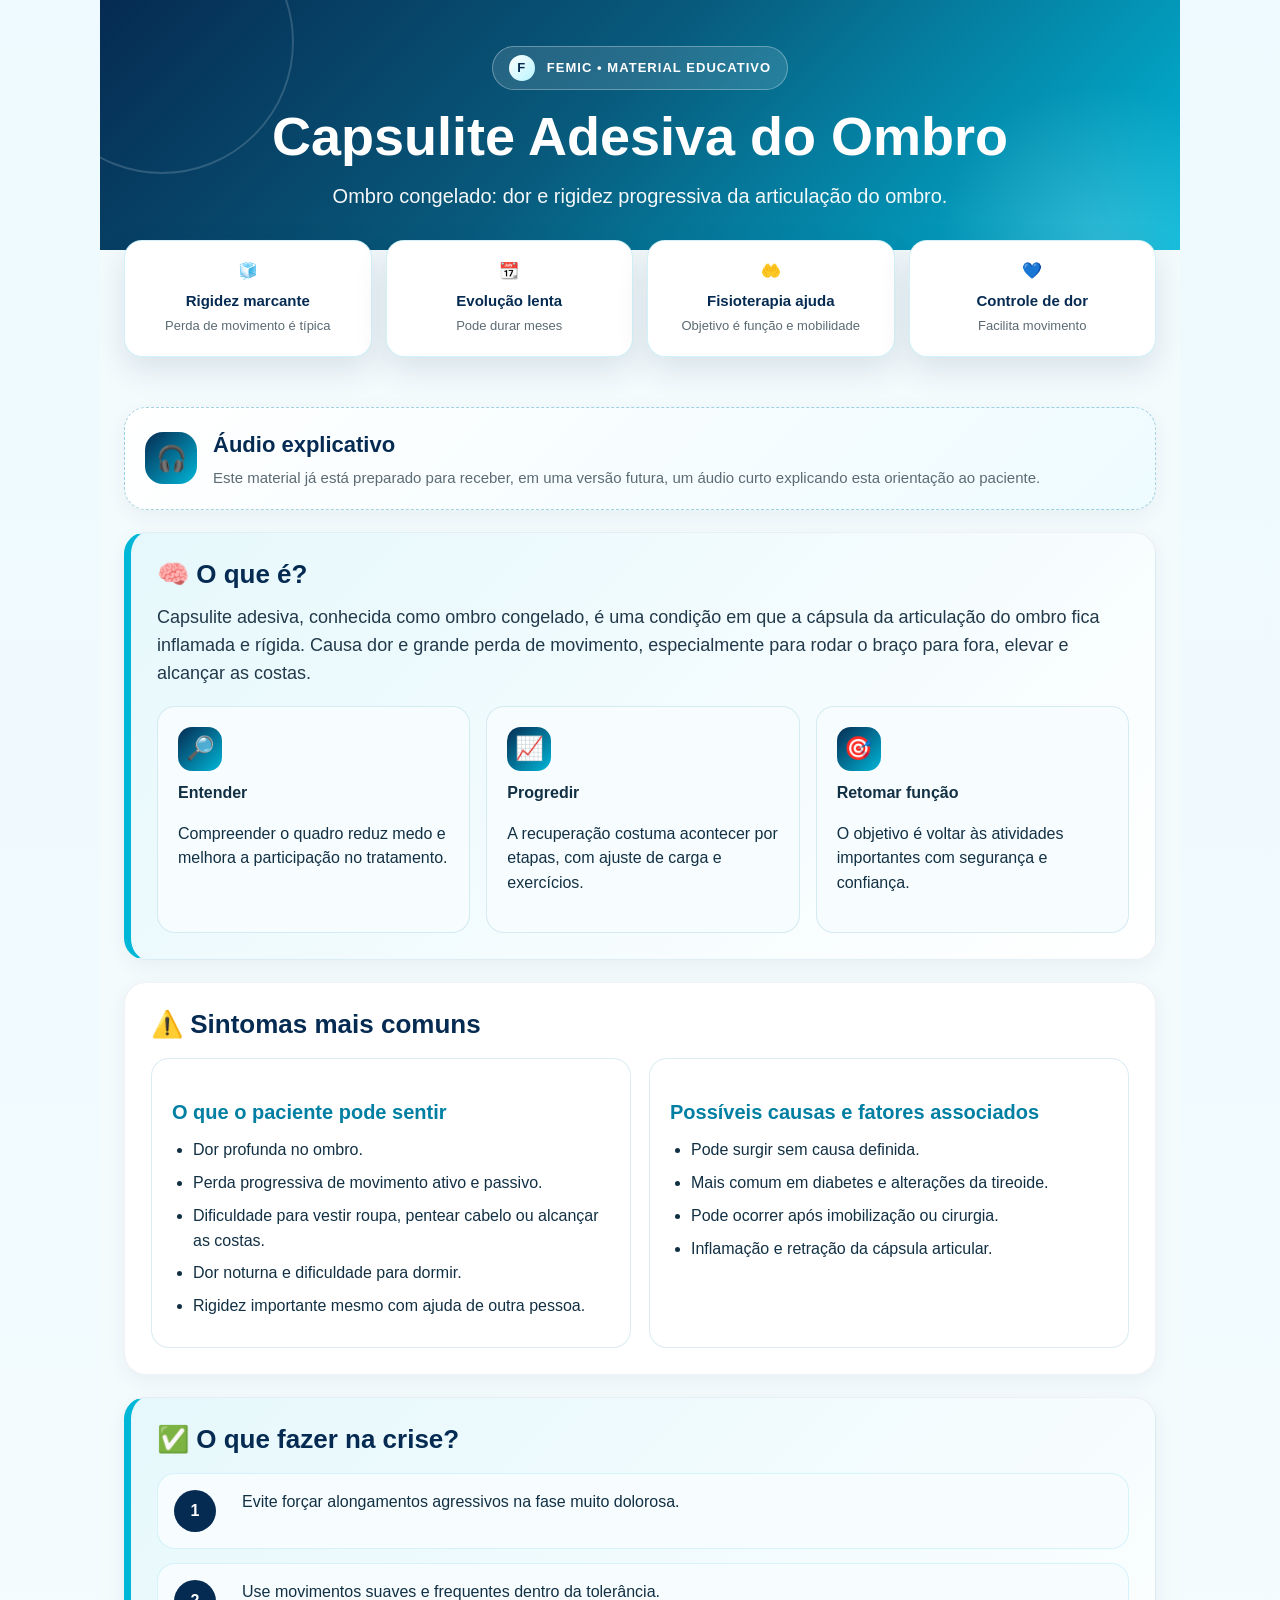
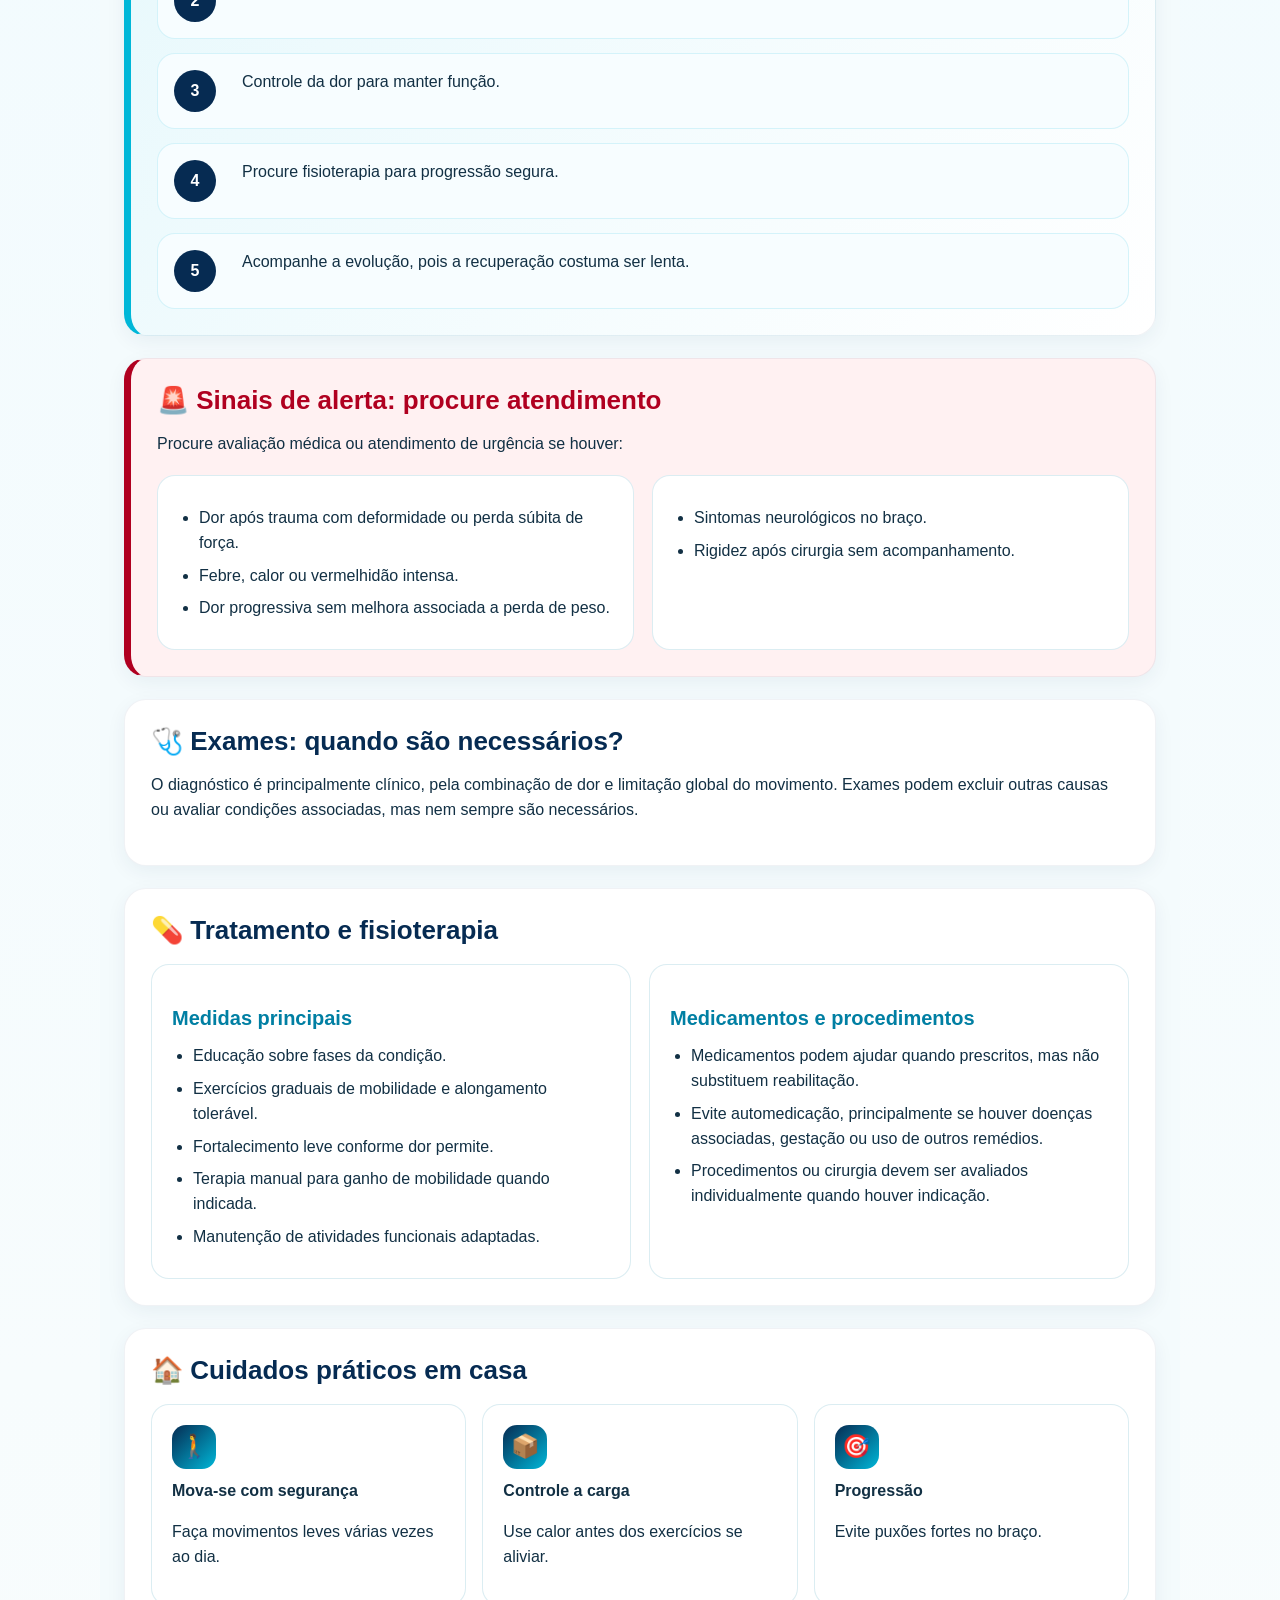
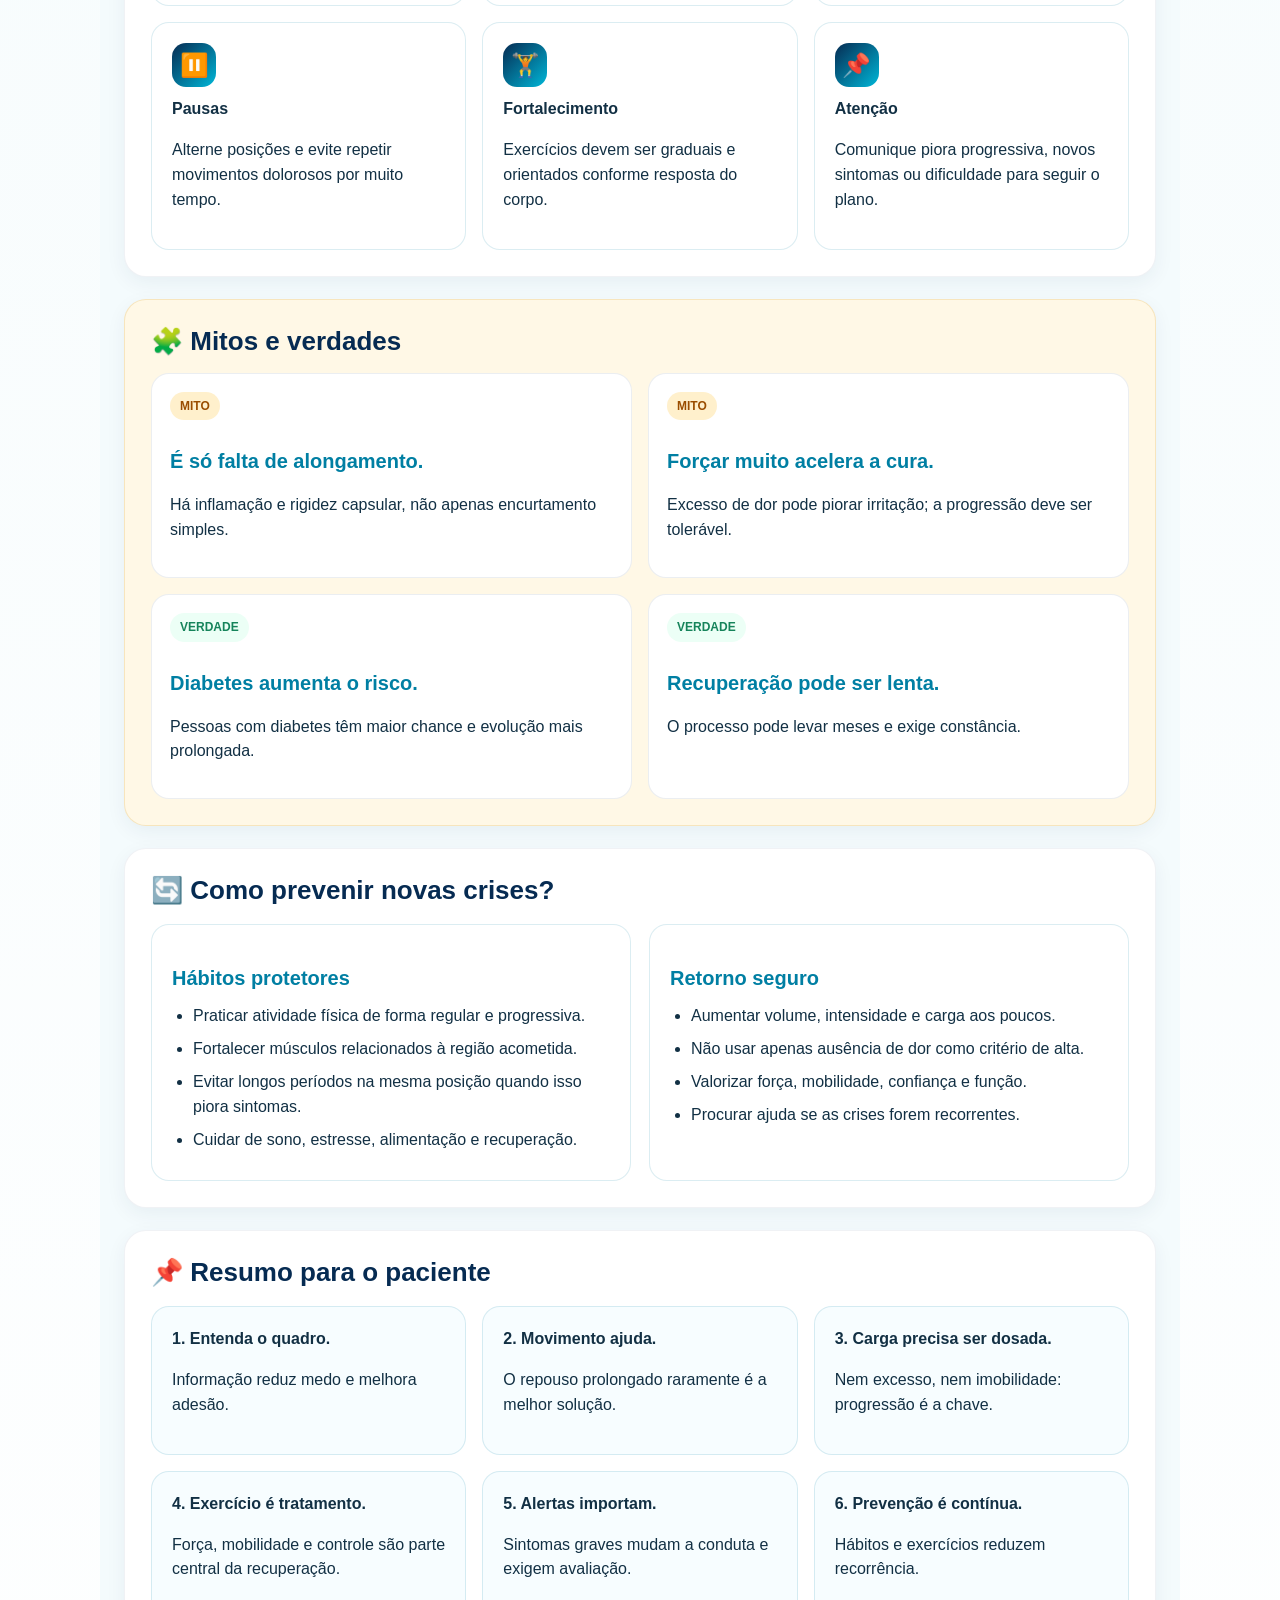
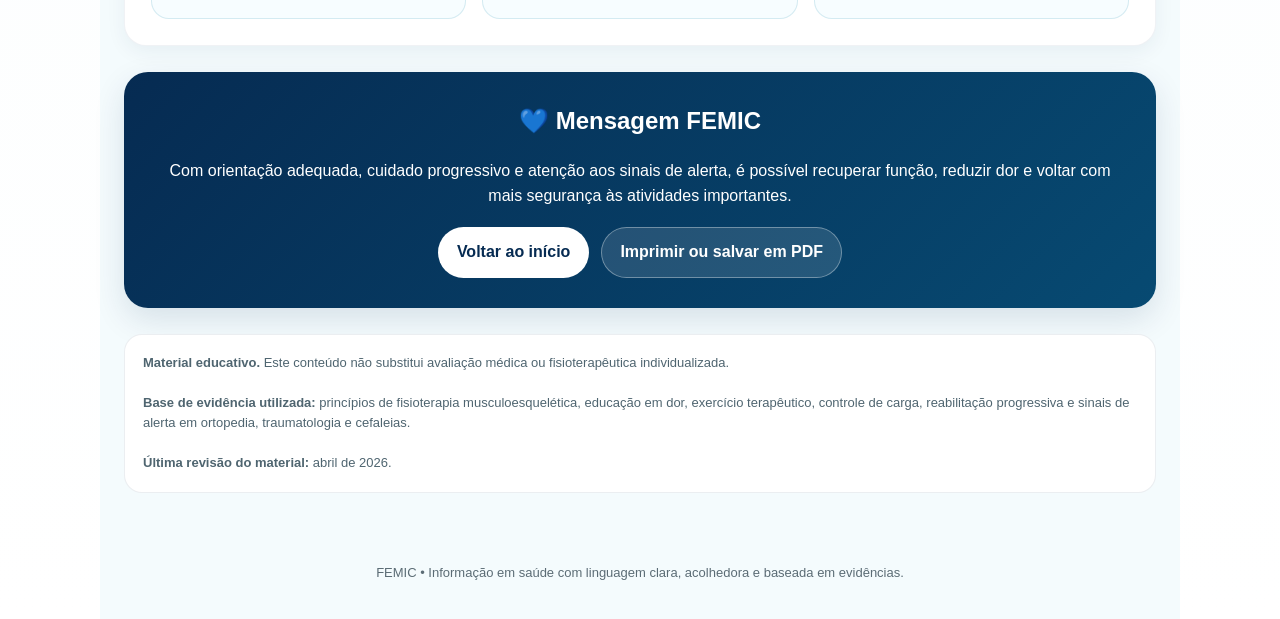
<file: capsulite-adesiva.html>
<!DOCTYPE html>
<html lang="pt-BR">
<head>
<meta charset="UTF-8">
<meta name="viewport" content="width=device-width, initial-scale=1.0">
<title>Capsulite Adesiva do Ombro | FEMIC</title>
<style>
:root{--azul-escuro:#062b52;--azul:#007fa3;--turquesa:#00b7d8;--turquesa-claro:#e6f8fc;--fundo:#f4fbfd;--texto:#123044;--cinza:#5c6b73;--branco:#fff;--alerta:#b00020;--alerta-bg:#fff1f2;--amarelo-bg:#fff8e6;--verde:#16845b;--verde-bg:#ecfff6;--sombra:0 12px 32px rgba(6,43,82,.12);--raio:22px}
*{box-sizing:border-box}html,body{margin:0;padding:0;min-height:100%;overflow-x:hidden;overflow-y:auto;scroll-behavior:smooth}body{font-family:Arial,Helvetica,sans-serif;background:linear-gradient(180deg,#eefaff 0%,#f7fcfd 55%,#fff 100%);color:var(--texto);line-height:1.55}.page{width:min(1080px,100%);margin:0 auto;background:var(--fundo);min-height:100vh}.hero{position:relative;overflow:hidden;background:linear-gradient(135deg,var(--azul-escuro) 0%,#085a7c 45%,var(--turquesa) 100%);color:#fff;padding:46px 28px 38px;text-align:center}.hero:before{content:"";position:absolute;width:260px;height:260px;border:2px solid rgba(255,255,255,.16);border-radius:50%;top:-90px;left:-70px}.hero:after{content:"";position:absolute;width:360px;height:360px;background:radial-gradient(circle,rgba(255,255,255,.18),rgba(255,255,255,0) 65%);bottom:-180px;right:-100px}.brand{position:relative;z-index:1;display:inline-flex;align-items:center;gap:12px;padding:8px 16px;border:1px solid rgba(255,255,255,.3);border-radius:999px;background:rgba(255,255,255,.12);font-weight:700;letter-spacing:.08em;margin-bottom:18px;font-size:13px}.brand-icon{width:26px;height:26px;border-radius:50%;background:linear-gradient(135deg,#fff,#b8f4ff);color:var(--azul-escuro);display:flex;align-items:center;justify-content:center;font-weight:900}.hero h1{position:relative;z-index:1;font-size:clamp(34px,6vw,54px);margin:0;line-height:1.05}.hero p{position:relative;z-index:1;max-width:820px;margin:16px auto 0;font-size:clamp(16px,2.4vw,20px);opacity:.96}.quickbar{display:grid;grid-template-columns:repeat(4,1fr);gap:14px;padding:18px 24px 0;margin-top:-28px;position:relative;z-index:2}.quickitem{background:var(--branco);border-radius:18px;padding:18px 14px;text-align:center;box-shadow:var(--sombra);border:1px solid rgba(0,183,216,.18)}.quickitem strong{display:block;color:var(--azul-escuro);font-size:15px;margin-top:6px}.quickitem span{font-size:13px;color:var(--cinza)}main{padding:28px 24px 44px}.audio-box{background:linear-gradient(135deg,#fff,#eefbff);border:1px dashed rgba(0,127,163,.35);border-radius:22px;padding:20px;margin:22px 0;display:flex;gap:16px;align-items:center;box-shadow:0 6px 20px rgba(6,43,82,.06)}.audio-icon{width:52px;height:52px;border-radius:18px;background:linear-gradient(135deg,var(--azul-escuro),var(--turquesa));color:#fff;display:flex;align-items:center;justify-content:center;font-size:25px;flex:0 0 auto}.audio-box h2{margin:0 0 4px;font-size:22px;color:var(--azul-escuro)}.audio-box p{margin:0;color:var(--cinza);font-size:15px}.audio-placeholder{display:none}.section{background:var(--branco);border-radius:var(--raio);padding:26px;margin:22px 0;box-shadow:0 6px 20px rgba(6,43,82,.06);border:1px solid rgba(6,43,82,.06)}.section h2{margin:0 0 14px;color:var(--azul-escuro);font-size:26px;line-height:1.2}.section h3{margin:18px 0 8px;color:var(--azul);font-size:20px}.lead{font-size:18px;color:#21394a;margin:0}.highlight{background:linear-gradient(135deg,var(--turquesa-claro),#fff);border-left:7px solid var(--turquesa)}.grid-2{display:grid;grid-template-columns:repeat(2,1fr);gap:18px;margin-top:18px}.grid-3{display:grid;grid-template-columns:repeat(3,1fr);gap:16px;margin-top:18px}.card{background:#fff;border:1px solid rgba(0,127,163,.14);border-radius:18px;padding:20px;height:100%}.card.soft{background:#f7fdff}.icon{width:44px;height:44px;border-radius:14px;display:flex;align-items:center;justify-content:center;background:linear-gradient(135deg,var(--azul-escuro),var(--turquesa));color:#fff;font-size:23px;margin-bottom:10px}ul{padding-left:21px;margin:10px 0 0}li{margin:8px 0}.truth{background:var(--amarelo-bg);border:1px solid rgba(210,145,0,.18)}.myth-grid{display:grid;grid-template-columns:repeat(2,1fr);gap:16px;margin-top:16px}.myth{background:#fff;border-radius:18px;padding:18px;border:1px solid rgba(6,43,82,.08)}.badge{display:inline-block;padding:5px 10px;border-radius:999px;font-size:12px;font-weight:700;margin-bottom:8px}.badge.mito{color:#9a4d00;background:#fff0cc}.badge.verdade{color:var(--verde);background:var(--verde-bg)}.timeline{display:grid;gap:14px;margin-top:18px}.step{display:grid;grid-template-columns:54px 1fr;gap:14px;align-items:start;background:#f7fdff;border-radius:18px;padding:16px;border:1px solid rgba(0,183,216,.14)}.num{width:42px;height:42px;border-radius:50%;background:var(--azul-escuro);color:#fff;display:flex;align-items:center;justify-content:center;font-weight:800}.alert{background:var(--alerta-bg);border-left:7px solid var(--alerta)}.alert h2,.alert strong{color:var(--alerta)}.cta{background:linear-gradient(135deg,var(--azul-escuro),#074a72);color:#fff;text-align:center;padding:30px;border-radius:24px;margin:26px 0;box-shadow:var(--sombra)}.cta h2{color:#fff;margin-top:0}.button-row{display:flex;flex-wrap:wrap;gap:12px;justify-content:center;margin-top:18px}.btn{display:inline-block;text-decoration:none;border-radius:999px;padding:12px 18px;font-weight:700;border:1px solid rgba(255,255,255,.35)}.btn.primary{background:#fff;color:var(--azul-escuro)}.btn.secondary{color:#fff;background:rgba(255,255,255,.12)}.references{font-size:13px;color:#4f6570;background:#fff;border-radius:18px;padding:18px;border:1px solid rgba(6,43,82,.08)}.footer{text-align:center;padding:26px 20px 36px;color:#5b6c75;font-size:13px}@media(max-width:800px){.quickbar{grid-template-columns:repeat(2,1fr)}.grid-2,.grid-3,.myth-grid{grid-template-columns:1fr}.audio-box{align-items:flex-start}main{padding:22px 16px 36px}.section{padding:21px}.hero{padding:38px 18px 34px}}@media print{body{background:#fff}.page{width:100%;background:#fff}.section,.quickitem,.cta,.audio-box{box-shadow:none}.btn{display:none}}
</style>
</head>
<body>
<div class="page">
<header class="hero">
  <div class="brand"><span class="brand-icon">F</span> FEMIC • MATERIAL EDUCATIVO</div>
  <h1>Capsulite Adesiva do Ombro</h1>
  <p>Ombro congelado: dor e rigidez progressiva da articulação do ombro.</p>
</header>

<section class="quickbar"><div class="quickitem">🧊<strong>Rigidez marcante</strong><span>Perda de movimento é típica</span></div><div class="quickitem">📆<strong>Evolução lenta</strong><span>Pode durar meses</span></div><div class="quickitem">🤲<strong>Fisioterapia ajuda</strong><span>Objetivo é função e mobilidade</span></div><div class="quickitem">💙<strong>Controle de dor</strong><span>Facilita movimento</span></div></section>

<main>
<section class="audio-box">
  <div class="audio-icon">🎧</div>
  <div>
    <h2>Áudio explicativo</h2>
    <p>Este material já está preparado para receber, em uma versão futura, um áudio curto explicando esta orientação ao paciente.</p>
    <div class="audio-placeholder" data-audio-futuro="capsulite-adesiva-do-ombro">
      <!-- Futuro áudio:
      <audio controls preload="metadata">
        <source src="audio/capsulite-adesiva-do-ombro.mp3" type="audio/mpeg">
        Seu navegador não suporta áudio.
      </audio>
      -->
    </div>
  </div>
</section>

<section class="section highlight">
  <h2>🧠 O que é?</h2>
  <p class="lead">Capsulite adesiva, conhecida como ombro congelado, é uma condição em que a cápsula da articulação do ombro fica inflamada e rígida. Causa dor e grande perda de movimento, especialmente para rodar o braço para fora, elevar e alcançar as costas.</p>
  <div class="grid-3">
    <div class="card soft"><div class="icon">🔎</div><strong>Entender</strong><p>Compreender o quadro reduz medo e melhora a participação no tratamento.</p></div>
    <div class="card soft"><div class="icon">📈</div><strong>Progredir</strong><p>A recuperação costuma acontecer por etapas, com ajuste de carga e exercícios.</p></div>
    <div class="card soft"><div class="icon">🎯</div><strong>Retomar função</strong><p>O objetivo é voltar às atividades importantes com segurança e confiança.</p></div>
  </div>
</section>

<section class="section">
  <h2>⚠️ Sintomas mais comuns</h2>
  <div class="grid-2">
    <div class="card"><h3>O que o paciente pode sentir</h3><ul><li>Dor profunda no ombro.</li>
<li>Perda progressiva de movimento ativo e passivo.</li>
<li>Dificuldade para vestir roupa, pentear cabelo ou alcançar as costas.</li>
<li>Dor noturna e dificuldade para dormir.</li>
<li>Rigidez importante mesmo com ajuda de outra pessoa.</li></ul></div>
    <div class="card"><h3>Possíveis causas e fatores associados</h3><ul><li>Pode surgir sem causa definida.</li>
<li>Mais comum em diabetes e alterações da tireoide.</li>
<li>Pode ocorrer após imobilização ou cirurgia.</li>
<li>Inflamação e retração da cápsula articular.</li></ul></div>
  </div>
</section>

<section class="section highlight">
  <h2>✅ O que fazer na crise?</h2>
  <div class="timeline"><div class="step"><div class="num">1</div><div>Evite forçar alongamentos agressivos na fase muito dolorosa.</div></div><div class="step"><div class="num">2</div><div>Use movimentos suaves e frequentes dentro da tolerância.</div></div><div class="step"><div class="num">3</div><div>Controle da dor para manter função.</div></div><div class="step"><div class="num">4</div><div>Procure fisioterapia para progressão segura.</div></div><div class="step"><div class="num">5</div><div>Acompanhe a evolução, pois a recuperação costuma ser lenta.</div></div></div>
</section>

<section class="section alert">
  <h2>🚨 Sinais de alerta: procure atendimento</h2>
  <p>Procure avaliação médica ou atendimento de urgência se houver:</p>
  <div class="grid-2">
    <div class="card"><ul><li>Dor após trauma com deformidade ou perda súbita de força.</li>
<li>Febre, calor ou vermelhidão intensa.</li>
<li>Dor progressiva sem melhora associada a perda de peso.</li></ul></div>
    <div class="card"><ul><li>Sintomas neurológicos no braço.</li>
<li>Rigidez após cirurgia sem acompanhamento.</li></ul></div>
  </div>
</section>

<section class="section">
  <h2>🩺 Exames: quando são necessários?</h2>
  <p>O diagnóstico é principalmente clínico, pela combinação de dor e limitação global do movimento. Exames podem excluir outras causas ou avaliar condições associadas, mas nem sempre são necessários.</p>
</section>

<section class="section">
  <h2>💊 Tratamento e fisioterapia</h2>
  <div class="grid-2">
    <div class="card">
      <h3>Medidas principais</h3>
      <ul><li>Educação sobre fases da condição.</li>
<li>Exercícios graduais de mobilidade e alongamento tolerável.</li>
<li>Fortalecimento leve conforme dor permite.</li>
<li>Terapia manual para ganho de mobilidade quando indicada.</li>
<li>Manutenção de atividades funcionais adaptadas.</li></ul>
    </div>
    <div class="card">
      <h3>Medicamentos e procedimentos</h3>
      <ul>
        <li>Medicamentos podem ajudar quando prescritos, mas não substituem reabilitação.</li>
        <li>Evite automedicação, principalmente se houver doenças associadas, gestação ou uso de outros remédios.</li>
        <li>Procedimentos ou cirurgia devem ser avaliados individualmente quando houver indicação.</li>
      </ul>
    </div>
  </div>
</section>

<section class="section">
  <h2>🏠 Cuidados práticos em casa</h2>
  <div class="grid-3">
    <div class="card"><div class="icon">🚶</div><strong>Mova-se com segurança</strong><p>Faça movimentos leves várias vezes ao dia.</p></div>
    <div class="card"><div class="icon">📦</div><strong>Controle a carga</strong><p>Use calor antes dos exercícios se aliviar.</p></div>
    <div class="card"><div class="icon">🎯</div><strong>Progressão</strong><p>Evite puxões fortes no braço.</p></div>
    <div class="card"><div class="icon">⏸️</div><strong>Pausas</strong><p>Alterne posições e evite repetir movimentos dolorosos por muito tempo.</p></div>
    <div class="card"><div class="icon">🏋️</div><strong>Fortalecimento</strong><p>Exercícios devem ser graduais e orientados conforme resposta do corpo.</p></div>
    <div class="card"><div class="icon">📌</div><strong>Atenção</strong><p>Comunique piora progressiva, novos sintomas ou dificuldade para seguir o plano.</p></div>
  </div>
</section>

<section class="section truth">
  <h2>🧩 Mitos e verdades</h2>
  <div class="myth-grid"><div class="myth"><span class="badge mito">MITO</span><h3>É só falta de alongamento.</h3><p>Há inflamação e rigidez capsular, não apenas encurtamento simples.</p></div><div class="myth"><span class="badge mito">MITO</span><h3>Forçar muito acelera a cura.</h3><p>Excesso de dor pode piorar irritação; a progressão deve ser tolerável.</p></div><div class="myth"><span class="badge verdade">VERDADE</span><h3>Diabetes aumenta o risco.</h3><p>Pessoas com diabetes têm maior chance e evolução mais prolongada.</p></div><div class="myth"><span class="badge verdade">VERDADE</span><h3>Recuperação pode ser lenta.</h3><p>O processo pode levar meses e exige constância.</p></div></div>
</section>

<section class="section">
  <h2>🔄 Como prevenir novas crises?</h2>
  <div class="grid-2">
    <div class="card">
      <h3>Hábitos protetores</h3>
      <ul>
        <li>Praticar atividade física de forma regular e progressiva.</li>
        <li>Fortalecer músculos relacionados à região acometida.</li>
        <li>Evitar longos períodos na mesma posição quando isso piora sintomas.</li>
        <li>Cuidar de sono, estresse, alimentação e recuperação.</li>
      </ul>
    </div>
    <div class="card">
      <h3>Retorno seguro</h3>
      <ul>
        <li>Aumentar volume, intensidade e carga aos poucos.</li>
        <li>Não usar apenas ausência de dor como critério de alta.</li>
        <li>Valorizar força, mobilidade, confiança e função.</li>
        <li>Procurar ajuda se as crises forem recorrentes.</li>
      </ul>
    </div>
  </div>
</section>

<section class="section">
  <h2>📌 Resumo para o paciente</h2>
  <div class="grid-3">
    <div class="card soft"><strong>1. Entenda o quadro.</strong><p>Informação reduz medo e melhora adesão.</p></div>
    <div class="card soft"><strong>2. Movimento ajuda.</strong><p>O repouso prolongado raramente é a melhor solução.</p></div>
    <div class="card soft"><strong>3. Carga precisa ser dosada.</strong><p>Nem excesso, nem imobilidade: progressão é a chave.</p></div>
    <div class="card soft"><strong>4. Exercício é tratamento.</strong><p>Força, mobilidade e controle são parte central da recuperação.</p></div>
    <div class="card soft"><strong>5. Alertas importam.</strong><p>Sintomas graves mudam a conduta e exigem avaliação.</p></div>
    <div class="card soft"><strong>6. Prevenção é contínua.</strong><p>Hábitos e exercícios reduzem recorrência.</p></div>
  </div>
</section>

<section class="cta">
  <h2>💙 Mensagem FEMIC</h2>
  <p>Com orientação adequada, cuidado progressivo e atenção aos sinais de alerta, é possível recuperar função, reduzir dor e voltar com mais segurança às atividades importantes.</p>
  <div class="button-row">
    <a class="btn primary" href="#top" onclick="window.scrollTo({top:0,behavior:'smooth'}); return false;">Voltar ao início</a>
    <a class="btn secondary" href="javascript:window.print()">Imprimir ou salvar em PDF</a>
  </div>
</section>

<section class="references">
  <strong>Material educativo.</strong> Este conteúdo não substitui avaliação médica ou fisioterapêutica individualizada.
  <br><br>
  <strong>Base de evidência utilizada:</strong> princípios de fisioterapia musculoesquelética, educação em dor, exercício terapêutico, controle de carga, reabilitação progressiva e sinais de alerta em ortopedia, traumatologia e cefaleias.
  <br><br>
  <strong>Última revisão do material:</strong> abril de 2026.
</section>
</main>

<footer class="footer">FEMIC • Informação em saúde com linguagem clara, acolhedora e baseada em evidências.</footer>
</div>
</body>
</html>
</file>
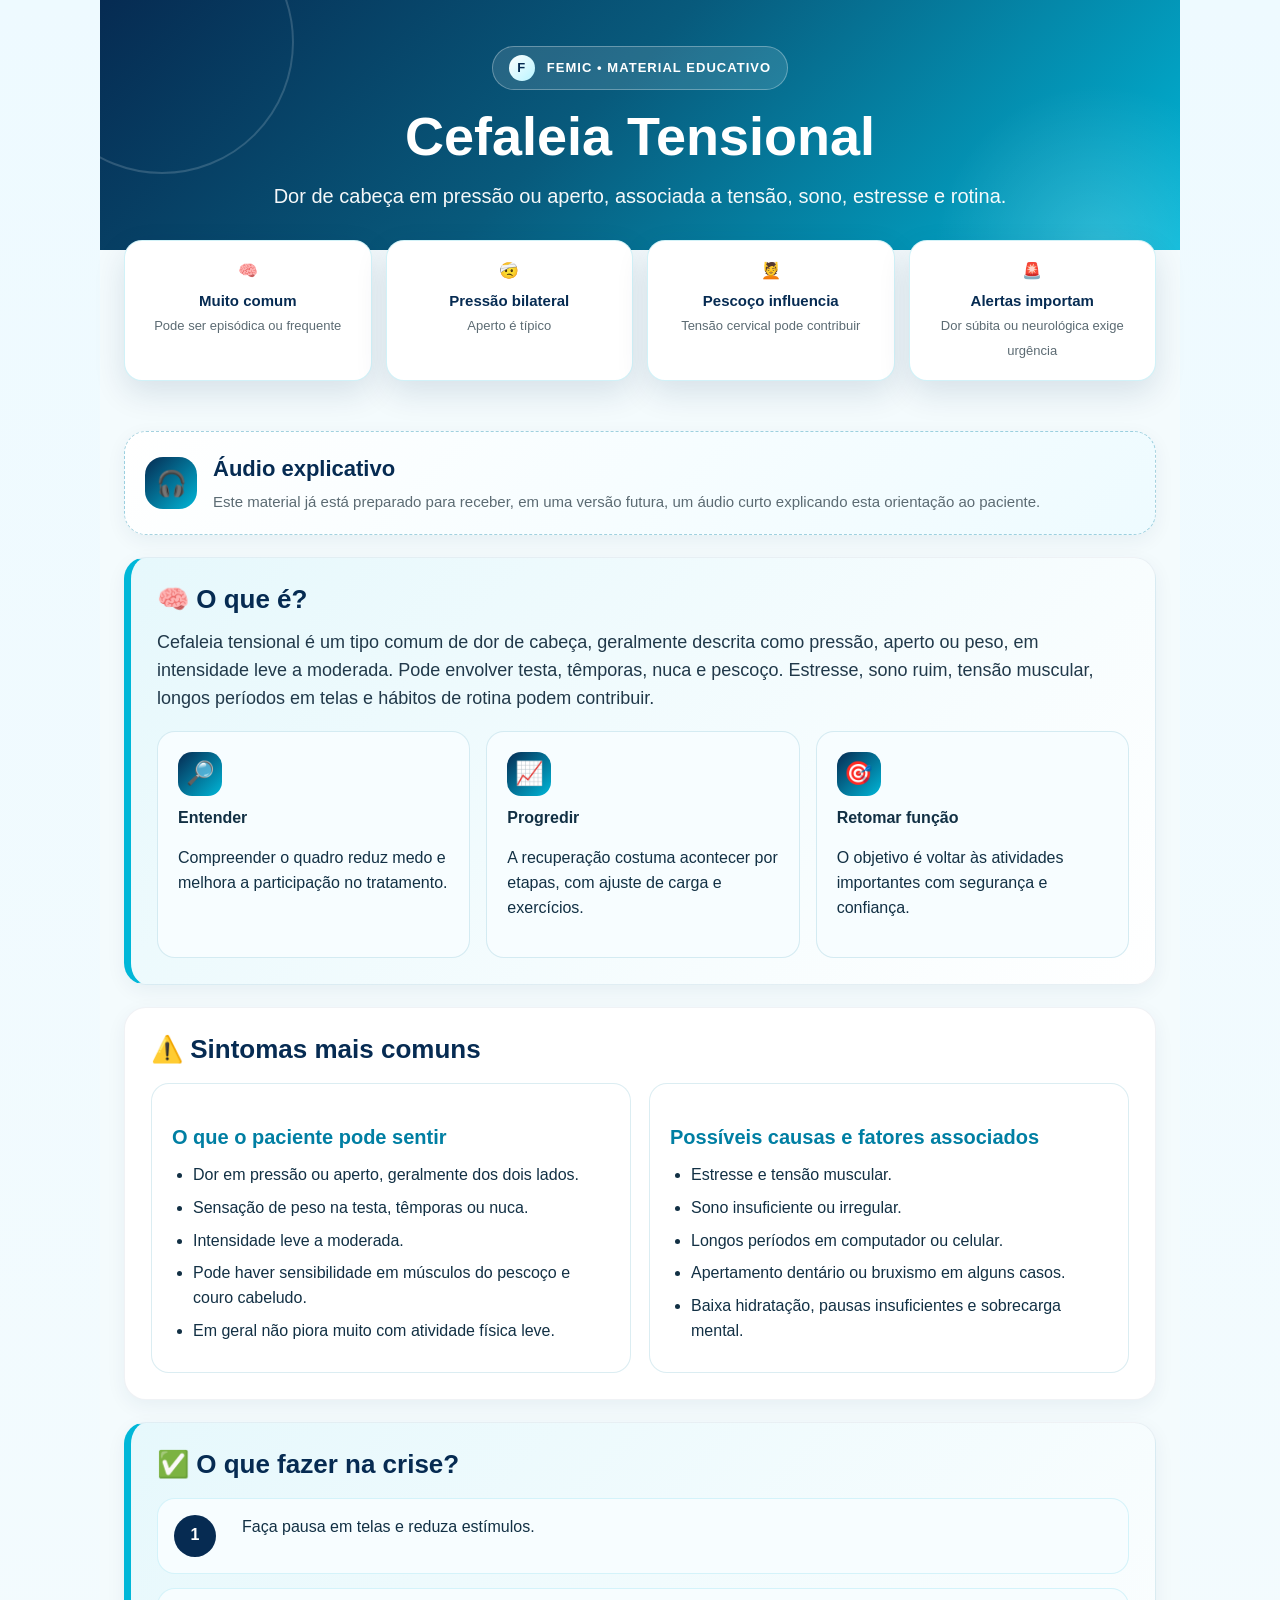
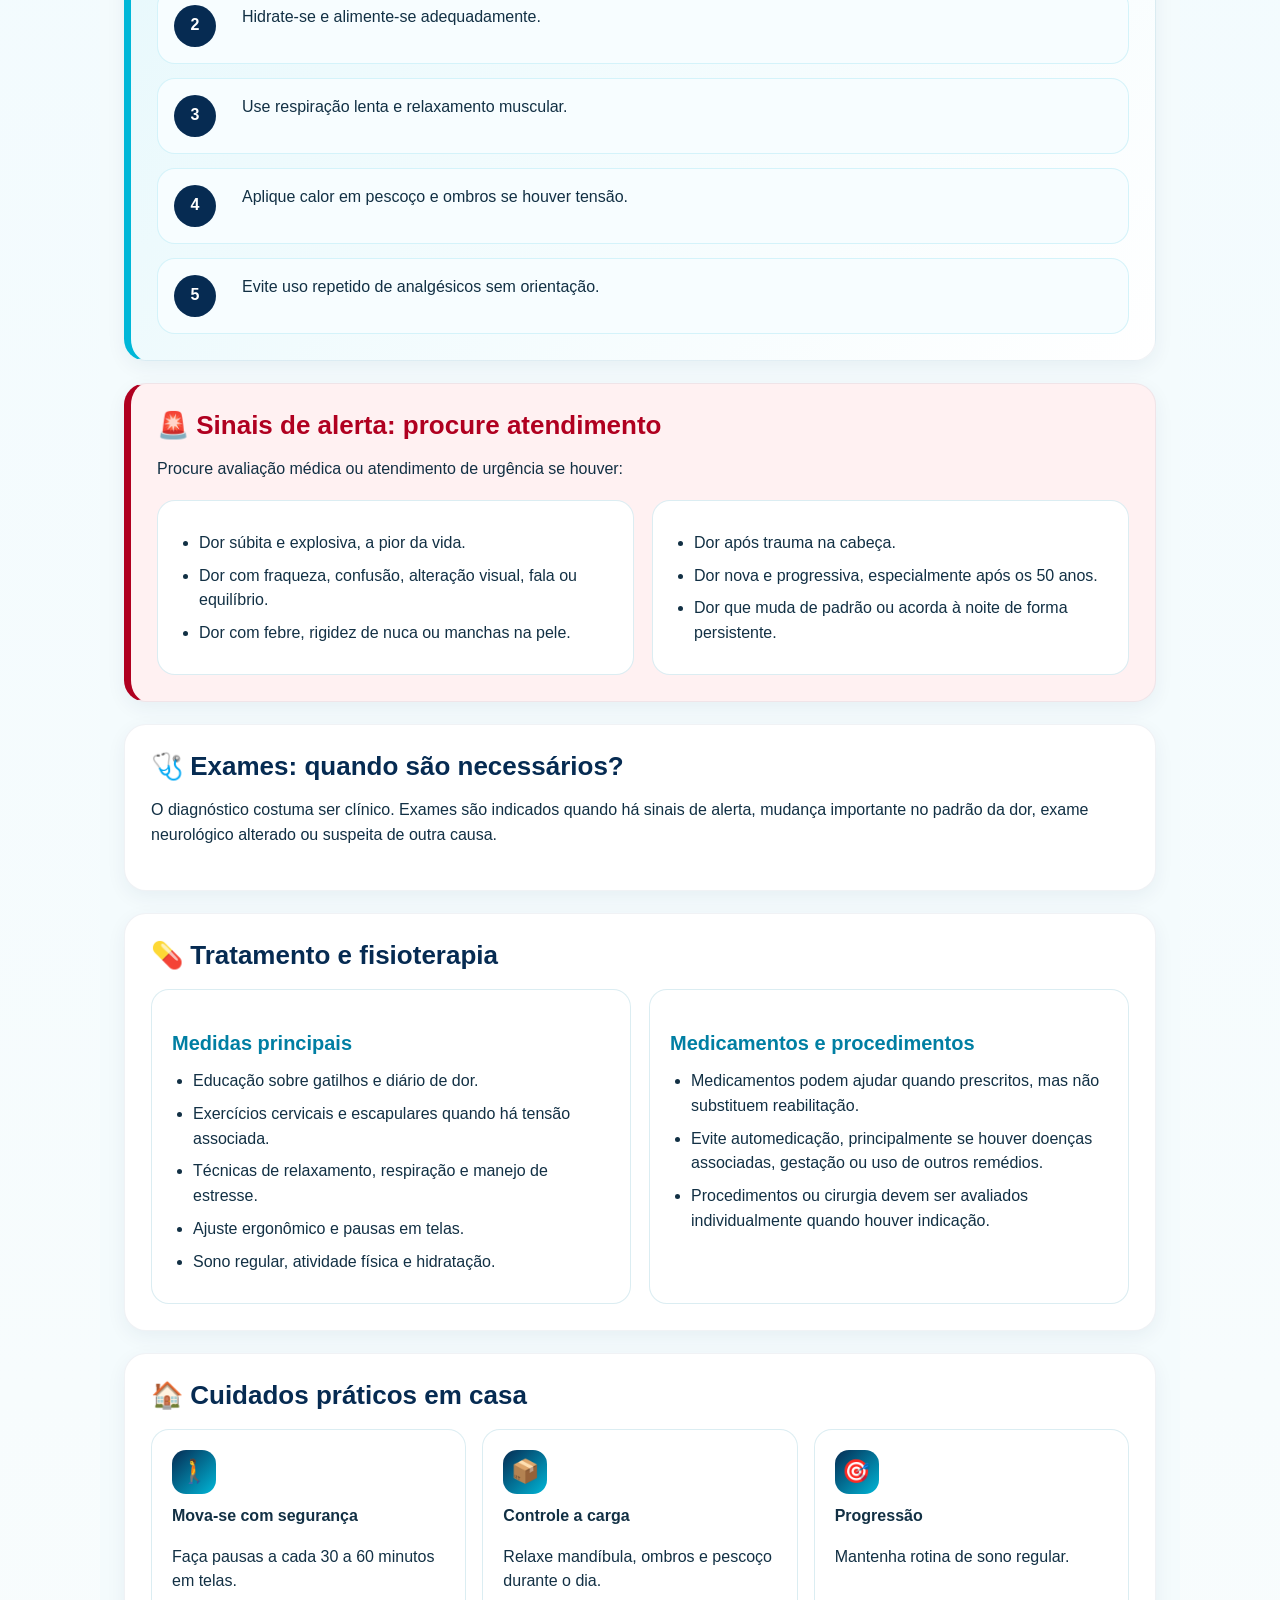
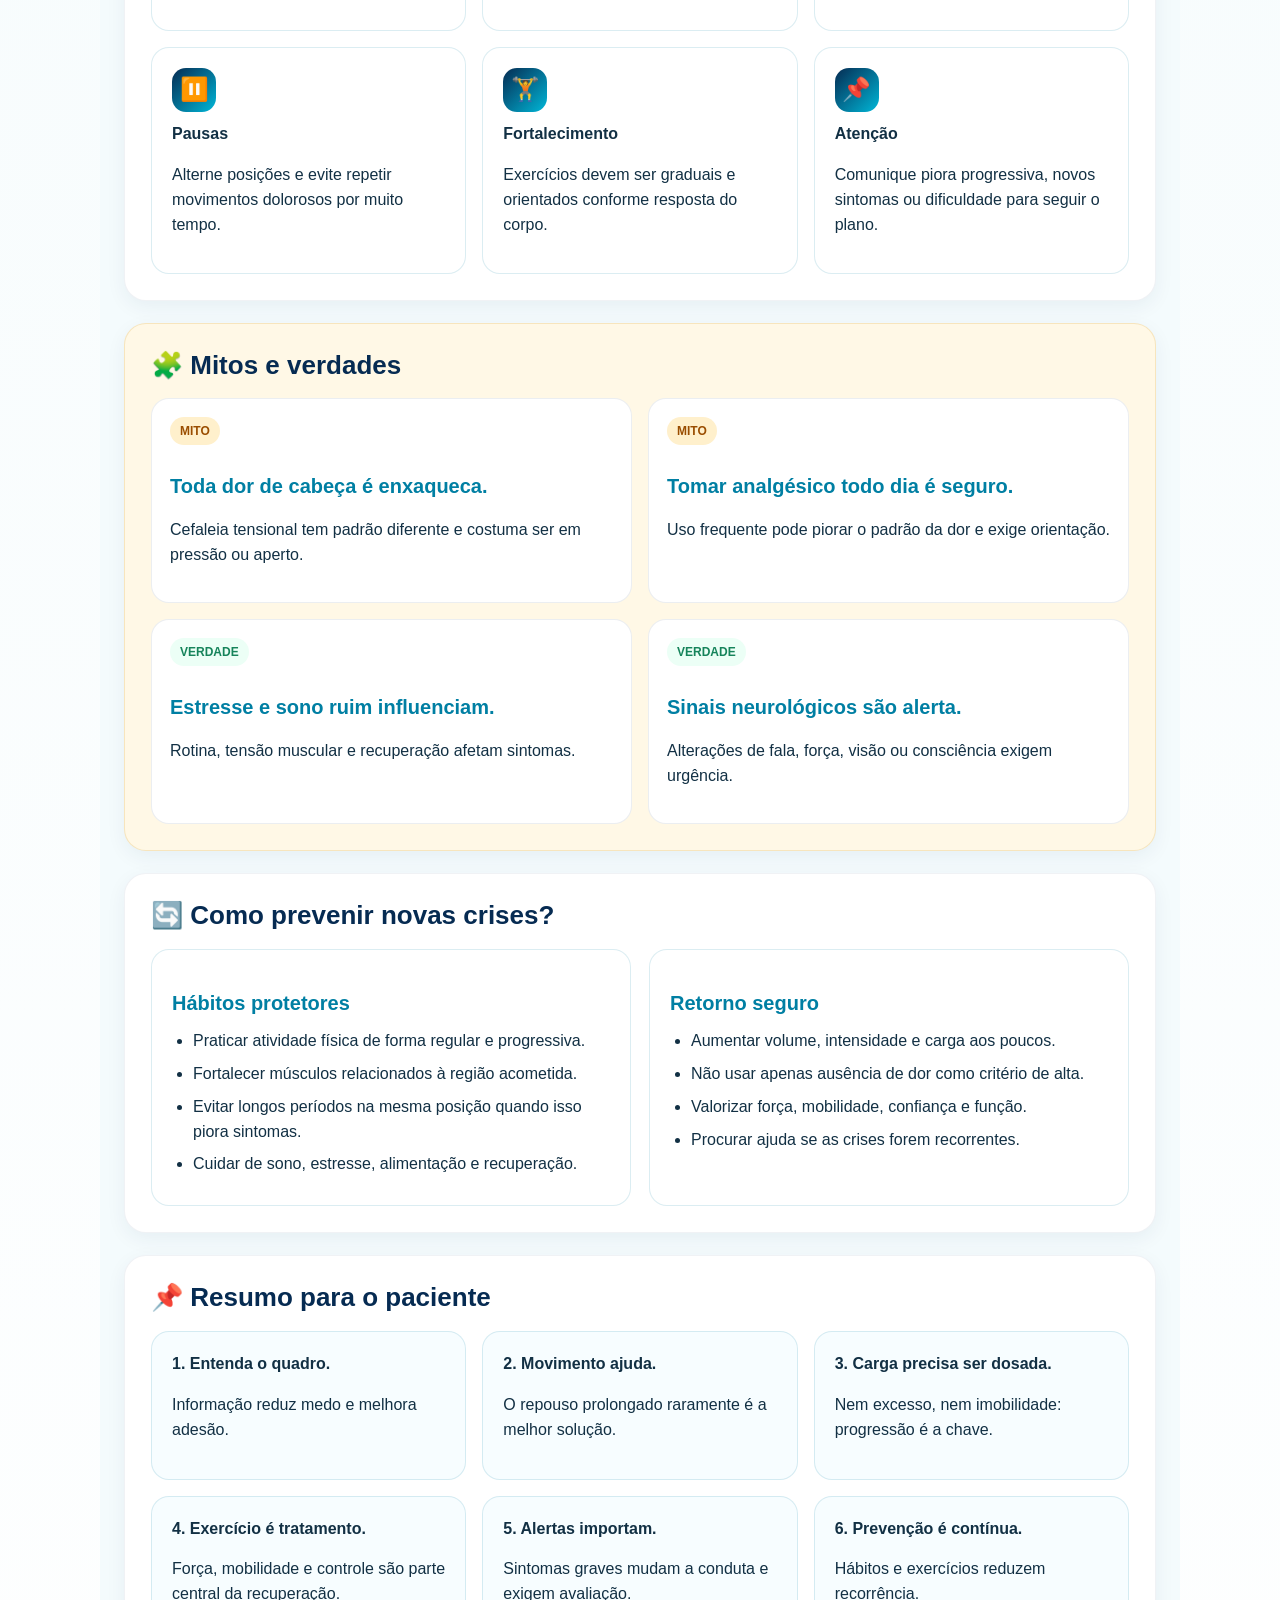
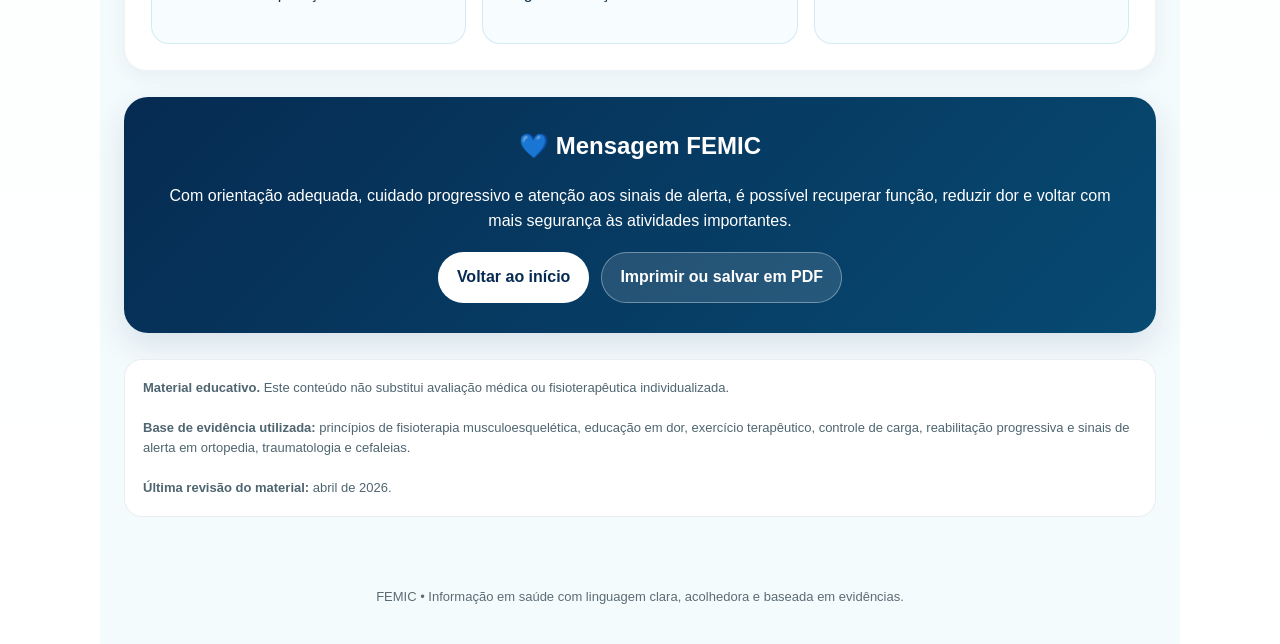
<file: cefaleia-tensional.html>
<!DOCTYPE html>
<html lang="pt-BR">
<head>
<meta charset="UTF-8">
<meta name="viewport" content="width=device-width, initial-scale=1.0">
<title>Cefaleia Tensional | FEMIC</title>
<style>
:root{--azul-escuro:#062b52;--azul:#007fa3;--turquesa:#00b7d8;--turquesa-claro:#e6f8fc;--fundo:#f4fbfd;--texto:#123044;--cinza:#5c6b73;--branco:#fff;--alerta:#b00020;--alerta-bg:#fff1f2;--amarelo-bg:#fff8e6;--verde:#16845b;--verde-bg:#ecfff6;--sombra:0 12px 32px rgba(6,43,82,.12);--raio:22px}
*{box-sizing:border-box}html,body{margin:0;padding:0;min-height:100%;overflow-x:hidden;overflow-y:auto;scroll-behavior:smooth}body{font-family:Arial,Helvetica,sans-serif;background:linear-gradient(180deg,#eefaff 0%,#f7fcfd 55%,#fff 100%);color:var(--texto);line-height:1.55}.page{width:min(1080px,100%);margin:0 auto;background:var(--fundo);min-height:100vh}.hero{position:relative;overflow:hidden;background:linear-gradient(135deg,var(--azul-escuro) 0%,#085a7c 45%,var(--turquesa) 100%);color:#fff;padding:46px 28px 38px;text-align:center}.hero:before{content:"";position:absolute;width:260px;height:260px;border:2px solid rgba(255,255,255,.16);border-radius:50%;top:-90px;left:-70px}.hero:after{content:"";position:absolute;width:360px;height:360px;background:radial-gradient(circle,rgba(255,255,255,.18),rgba(255,255,255,0) 65%);bottom:-180px;right:-100px}.brand{position:relative;z-index:1;display:inline-flex;align-items:center;gap:12px;padding:8px 16px;border:1px solid rgba(255,255,255,.3);border-radius:999px;background:rgba(255,255,255,.12);font-weight:700;letter-spacing:.08em;margin-bottom:18px;font-size:13px}.brand-icon{width:26px;height:26px;border-radius:50%;background:linear-gradient(135deg,#fff,#b8f4ff);color:var(--azul-escuro);display:flex;align-items:center;justify-content:center;font-weight:900}.hero h1{position:relative;z-index:1;font-size:clamp(34px,6vw,54px);margin:0;line-height:1.05}.hero p{position:relative;z-index:1;max-width:820px;margin:16px auto 0;font-size:clamp(16px,2.4vw,20px);opacity:.96}.quickbar{display:grid;grid-template-columns:repeat(4,1fr);gap:14px;padding:18px 24px 0;margin-top:-28px;position:relative;z-index:2}.quickitem{background:var(--branco);border-radius:18px;padding:18px 14px;text-align:center;box-shadow:var(--sombra);border:1px solid rgba(0,183,216,.18)}.quickitem strong{display:block;color:var(--azul-escuro);font-size:15px;margin-top:6px}.quickitem span{font-size:13px;color:var(--cinza)}main{padding:28px 24px 44px}.audio-box{background:linear-gradient(135deg,#fff,#eefbff);border:1px dashed rgba(0,127,163,.35);border-radius:22px;padding:20px;margin:22px 0;display:flex;gap:16px;align-items:center;box-shadow:0 6px 20px rgba(6,43,82,.06)}.audio-icon{width:52px;height:52px;border-radius:18px;background:linear-gradient(135deg,var(--azul-escuro),var(--turquesa));color:#fff;display:flex;align-items:center;justify-content:center;font-size:25px;flex:0 0 auto}.audio-box h2{margin:0 0 4px;font-size:22px;color:var(--azul-escuro)}.audio-box p{margin:0;color:var(--cinza);font-size:15px}.audio-placeholder{display:none}.section{background:var(--branco);border-radius:var(--raio);padding:26px;margin:22px 0;box-shadow:0 6px 20px rgba(6,43,82,.06);border:1px solid rgba(6,43,82,.06)}.section h2{margin:0 0 14px;color:var(--azul-escuro);font-size:26px;line-height:1.2}.section h3{margin:18px 0 8px;color:var(--azul);font-size:20px}.lead{font-size:18px;color:#21394a;margin:0}.highlight{background:linear-gradient(135deg,var(--turquesa-claro),#fff);border-left:7px solid var(--turquesa)}.grid-2{display:grid;grid-template-columns:repeat(2,1fr);gap:18px;margin-top:18px}.grid-3{display:grid;grid-template-columns:repeat(3,1fr);gap:16px;margin-top:18px}.card{background:#fff;border:1px solid rgba(0,127,163,.14);border-radius:18px;padding:20px;height:100%}.card.soft{background:#f7fdff}.icon{width:44px;height:44px;border-radius:14px;display:flex;align-items:center;justify-content:center;background:linear-gradient(135deg,var(--azul-escuro),var(--turquesa));color:#fff;font-size:23px;margin-bottom:10px}ul{padding-left:21px;margin:10px 0 0}li{margin:8px 0}.truth{background:var(--amarelo-bg);border:1px solid rgba(210,145,0,.18)}.myth-grid{display:grid;grid-template-columns:repeat(2,1fr);gap:16px;margin-top:16px}.myth{background:#fff;border-radius:18px;padding:18px;border:1px solid rgba(6,43,82,.08)}.badge{display:inline-block;padding:5px 10px;border-radius:999px;font-size:12px;font-weight:700;margin-bottom:8px}.badge.mito{color:#9a4d00;background:#fff0cc}.badge.verdade{color:var(--verde);background:var(--verde-bg)}.timeline{display:grid;gap:14px;margin-top:18px}.step{display:grid;grid-template-columns:54px 1fr;gap:14px;align-items:start;background:#f7fdff;border-radius:18px;padding:16px;border:1px solid rgba(0,183,216,.14)}.num{width:42px;height:42px;border-radius:50%;background:var(--azul-escuro);color:#fff;display:flex;align-items:center;justify-content:center;font-weight:800}.alert{background:var(--alerta-bg);border-left:7px solid var(--alerta)}.alert h2,.alert strong{color:var(--alerta)}.cta{background:linear-gradient(135deg,var(--azul-escuro),#074a72);color:#fff;text-align:center;padding:30px;border-radius:24px;margin:26px 0;box-shadow:var(--sombra)}.cta h2{color:#fff;margin-top:0}.button-row{display:flex;flex-wrap:wrap;gap:12px;justify-content:center;margin-top:18px}.btn{display:inline-block;text-decoration:none;border-radius:999px;padding:12px 18px;font-weight:700;border:1px solid rgba(255,255,255,.35)}.btn.primary{background:#fff;color:var(--azul-escuro)}.btn.secondary{color:#fff;background:rgba(255,255,255,.12)}.references{font-size:13px;color:#4f6570;background:#fff;border-radius:18px;padding:18px;border:1px solid rgba(6,43,82,.08)}.footer{text-align:center;padding:26px 20px 36px;color:#5b6c75;font-size:13px}@media(max-width:800px){.quickbar{grid-template-columns:repeat(2,1fr)}.grid-2,.grid-3,.myth-grid{grid-template-columns:1fr}.audio-box{align-items:flex-start}main{padding:22px 16px 36px}.section{padding:21px}.hero{padding:38px 18px 34px}}@media print{body{background:#fff}.page{width:100%;background:#fff}.section,.quickitem,.cta,.audio-box{box-shadow:none}.btn{display:none}}
</style>
</head>
<body>
<div class="page">
<header class="hero">
  <div class="brand"><span class="brand-icon">F</span> FEMIC • MATERIAL EDUCATIVO</div>
  <h1>Cefaleia Tensional</h1>
  <p>Dor de cabeça em pressão ou aperto, associada a tensão, sono, estresse e rotina.</p>
</header>

<section class="quickbar"><div class="quickitem">🧠<strong>Muito comum</strong><span>Pode ser episódica ou frequente</span></div><div class="quickitem">🤕<strong>Pressão bilateral</strong><span>Aperto é típico</span></div><div class="quickitem">💆<strong>Pescoço influencia</strong><span>Tensão cervical pode contribuir</span></div><div class="quickitem">🚨<strong>Alertas importam</strong><span>Dor súbita ou neurológica exige urgência</span></div></section>

<main>
<section class="audio-box">
  <div class="audio-icon">🎧</div>
  <div>
    <h2>Áudio explicativo</h2>
    <p>Este material já está preparado para receber, em uma versão futura, um áudio curto explicando esta orientação ao paciente.</p>
    <div class="audio-placeholder" data-audio-futuro="cefaleia-tensional">
      <!-- Futuro áudio:
      <audio controls preload="metadata">
        <source src="audio/cefaleia-tensional.mp3" type="audio/mpeg">
        Seu navegador não suporta áudio.
      </audio>
      -->
    </div>
  </div>
</section>

<section class="section highlight">
  <h2>🧠 O que é?</h2>
  <p class="lead">Cefaleia tensional é um tipo comum de dor de cabeça, geralmente descrita como pressão, aperto ou peso, em intensidade leve a moderada. Pode envolver testa, têmporas, nuca e pescoço. Estresse, sono ruim, tensão muscular, longos períodos em telas e hábitos de rotina podem contribuir.</p>
  <div class="grid-3">
    <div class="card soft"><div class="icon">🔎</div><strong>Entender</strong><p>Compreender o quadro reduz medo e melhora a participação no tratamento.</p></div>
    <div class="card soft"><div class="icon">📈</div><strong>Progredir</strong><p>A recuperação costuma acontecer por etapas, com ajuste de carga e exercícios.</p></div>
    <div class="card soft"><div class="icon">🎯</div><strong>Retomar função</strong><p>O objetivo é voltar às atividades importantes com segurança e confiança.</p></div>
  </div>
</section>

<section class="section">
  <h2>⚠️ Sintomas mais comuns</h2>
  <div class="grid-2">
    <div class="card"><h3>O que o paciente pode sentir</h3><ul><li>Dor em pressão ou aperto, geralmente dos dois lados.</li>
<li>Sensação de peso na testa, têmporas ou nuca.</li>
<li>Intensidade leve a moderada.</li>
<li>Pode haver sensibilidade em músculos do pescoço e couro cabeludo.</li>
<li>Em geral não piora muito com atividade física leve.</li></ul></div>
    <div class="card"><h3>Possíveis causas e fatores associados</h3><ul><li>Estresse e tensão muscular.</li>
<li>Sono insuficiente ou irregular.</li>
<li>Longos períodos em computador ou celular.</li>
<li>Apertamento dentário ou bruxismo em alguns casos.</li>
<li>Baixa hidratação, pausas insuficientes e sobrecarga mental.</li></ul></div>
  </div>
</section>

<section class="section highlight">
  <h2>✅ O que fazer na crise?</h2>
  <div class="timeline"><div class="step"><div class="num">1</div><div>Faça pausa em telas e reduza estímulos.</div></div><div class="step"><div class="num">2</div><div>Hidrate-se e alimente-se adequadamente.</div></div><div class="step"><div class="num">3</div><div>Use respiração lenta e relaxamento muscular.</div></div><div class="step"><div class="num">4</div><div>Aplique calor em pescoço e ombros se houver tensão.</div></div><div class="step"><div class="num">5</div><div>Evite uso repetido de analgésicos sem orientação.</div></div></div>
</section>

<section class="section alert">
  <h2>🚨 Sinais de alerta: procure atendimento</h2>
  <p>Procure avaliação médica ou atendimento de urgência se houver:</p>
  <div class="grid-2">
    <div class="card"><ul><li>Dor súbita e explosiva, a pior da vida.</li>
<li>Dor com fraqueza, confusão, alteração visual, fala ou equilíbrio.</li>
<li>Dor com febre, rigidez de nuca ou manchas na pele.</li></ul></div>
    <div class="card"><ul><li>Dor após trauma na cabeça.</li>
<li>Dor nova e progressiva, especialmente após os 50 anos.</li>
<li>Dor que muda de padrão ou acorda à noite de forma persistente.</li></ul></div>
  </div>
</section>

<section class="section">
  <h2>🩺 Exames: quando são necessários?</h2>
  <p>O diagnóstico costuma ser clínico. Exames são indicados quando há sinais de alerta, mudança importante no padrão da dor, exame neurológico alterado ou suspeita de outra causa.</p>
</section>

<section class="section">
  <h2>💊 Tratamento e fisioterapia</h2>
  <div class="grid-2">
    <div class="card">
      <h3>Medidas principais</h3>
      <ul><li>Educação sobre gatilhos e diário de dor.</li>
<li>Exercícios cervicais e escapulares quando há tensão associada.</li>
<li>Técnicas de relaxamento, respiração e manejo de estresse.</li>
<li>Ajuste ergonômico e pausas em telas.</li>
<li>Sono regular, atividade física e hidratação.</li></ul>
    </div>
    <div class="card">
      <h3>Medicamentos e procedimentos</h3>
      <ul>
        <li>Medicamentos podem ajudar quando prescritos, mas não substituem reabilitação.</li>
        <li>Evite automedicação, principalmente se houver doenças associadas, gestação ou uso de outros remédios.</li>
        <li>Procedimentos ou cirurgia devem ser avaliados individualmente quando houver indicação.</li>
      </ul>
    </div>
  </div>
</section>

<section class="section">
  <h2>🏠 Cuidados práticos em casa</h2>
  <div class="grid-3">
    <div class="card"><div class="icon">🚶</div><strong>Mova-se com segurança</strong><p>Faça pausas a cada 30 a 60 minutos em telas.</p></div>
    <div class="card"><div class="icon">📦</div><strong>Controle a carga</strong><p>Relaxe mandíbula, ombros e pescoço durante o dia.</p></div>
    <div class="card"><div class="icon">🎯</div><strong>Progressão</strong><p>Mantenha rotina de sono regular.</p></div>
    <div class="card"><div class="icon">⏸️</div><strong>Pausas</strong><p>Alterne posições e evite repetir movimentos dolorosos por muito tempo.</p></div>
    <div class="card"><div class="icon">🏋️</div><strong>Fortalecimento</strong><p>Exercícios devem ser graduais e orientados conforme resposta do corpo.</p></div>
    <div class="card"><div class="icon">📌</div><strong>Atenção</strong><p>Comunique piora progressiva, novos sintomas ou dificuldade para seguir o plano.</p></div>
  </div>
</section>

<section class="section truth">
  <h2>🧩 Mitos e verdades</h2>
  <div class="myth-grid"><div class="myth"><span class="badge mito">MITO</span><h3>Toda dor de cabeça é enxaqueca.</h3><p>Cefaleia tensional tem padrão diferente e costuma ser em pressão ou aperto.</p></div><div class="myth"><span class="badge mito">MITO</span><h3>Tomar analgésico todo dia é seguro.</h3><p>Uso frequente pode piorar o padrão da dor e exige orientação.</p></div><div class="myth"><span class="badge verdade">VERDADE</span><h3>Estresse e sono ruim influenciam.</h3><p>Rotina, tensão muscular e recuperação afetam sintomas.</p></div><div class="myth"><span class="badge verdade">VERDADE</span><h3>Sinais neurológicos são alerta.</h3><p>Alterações de fala, força, visão ou consciência exigem urgência.</p></div></div>
</section>

<section class="section">
  <h2>🔄 Como prevenir novas crises?</h2>
  <div class="grid-2">
    <div class="card">
      <h3>Hábitos protetores</h3>
      <ul>
        <li>Praticar atividade física de forma regular e progressiva.</li>
        <li>Fortalecer músculos relacionados à região acometida.</li>
        <li>Evitar longos períodos na mesma posição quando isso piora sintomas.</li>
        <li>Cuidar de sono, estresse, alimentação e recuperação.</li>
      </ul>
    </div>
    <div class="card">
      <h3>Retorno seguro</h3>
      <ul>
        <li>Aumentar volume, intensidade e carga aos poucos.</li>
        <li>Não usar apenas ausência de dor como critério de alta.</li>
        <li>Valorizar força, mobilidade, confiança e função.</li>
        <li>Procurar ajuda se as crises forem recorrentes.</li>
      </ul>
    </div>
  </div>
</section>

<section class="section">
  <h2>📌 Resumo para o paciente</h2>
  <div class="grid-3">
    <div class="card soft"><strong>1. Entenda o quadro.</strong><p>Informação reduz medo e melhora adesão.</p></div>
    <div class="card soft"><strong>2. Movimento ajuda.</strong><p>O repouso prolongado raramente é a melhor solução.</p></div>
    <div class="card soft"><strong>3. Carga precisa ser dosada.</strong><p>Nem excesso, nem imobilidade: progressão é a chave.</p></div>
    <div class="card soft"><strong>4. Exercício é tratamento.</strong><p>Força, mobilidade e controle são parte central da recuperação.</p></div>
    <div class="card soft"><strong>5. Alertas importam.</strong><p>Sintomas graves mudam a conduta e exigem avaliação.</p></div>
    <div class="card soft"><strong>6. Prevenção é contínua.</strong><p>Hábitos e exercícios reduzem recorrência.</p></div>
  </div>
</section>

<section class="cta">
  <h2>💙 Mensagem FEMIC</h2>
  <p>Com orientação adequada, cuidado progressivo e atenção aos sinais de alerta, é possível recuperar função, reduzir dor e voltar com mais segurança às atividades importantes.</p>
  <div class="button-row">
    <a class="btn primary" href="#top" onclick="window.scrollTo({top:0,behavior:'smooth'}); return false;">Voltar ao início</a>
    <a class="btn secondary" href="javascript:window.print()">Imprimir ou salvar em PDF</a>
  </div>
</section>

<section class="references">
  <strong>Material educativo.</strong> Este conteúdo não substitui avaliação médica ou fisioterapêutica individualizada.
  <br><br>
  <strong>Base de evidência utilizada:</strong> princípios de fisioterapia musculoesquelética, educação em dor, exercício terapêutico, controle de carga, reabilitação progressiva e sinais de alerta em ortopedia, traumatologia e cefaleias.
  <br><br>
  <strong>Última revisão do material:</strong> abril de 2026.
</section>
</main>

<footer class="footer">FEMIC • Informação em saúde com linguagem clara, acolhedora e baseada em evidências.</footer>
</div>
</body>
</html>
</file>
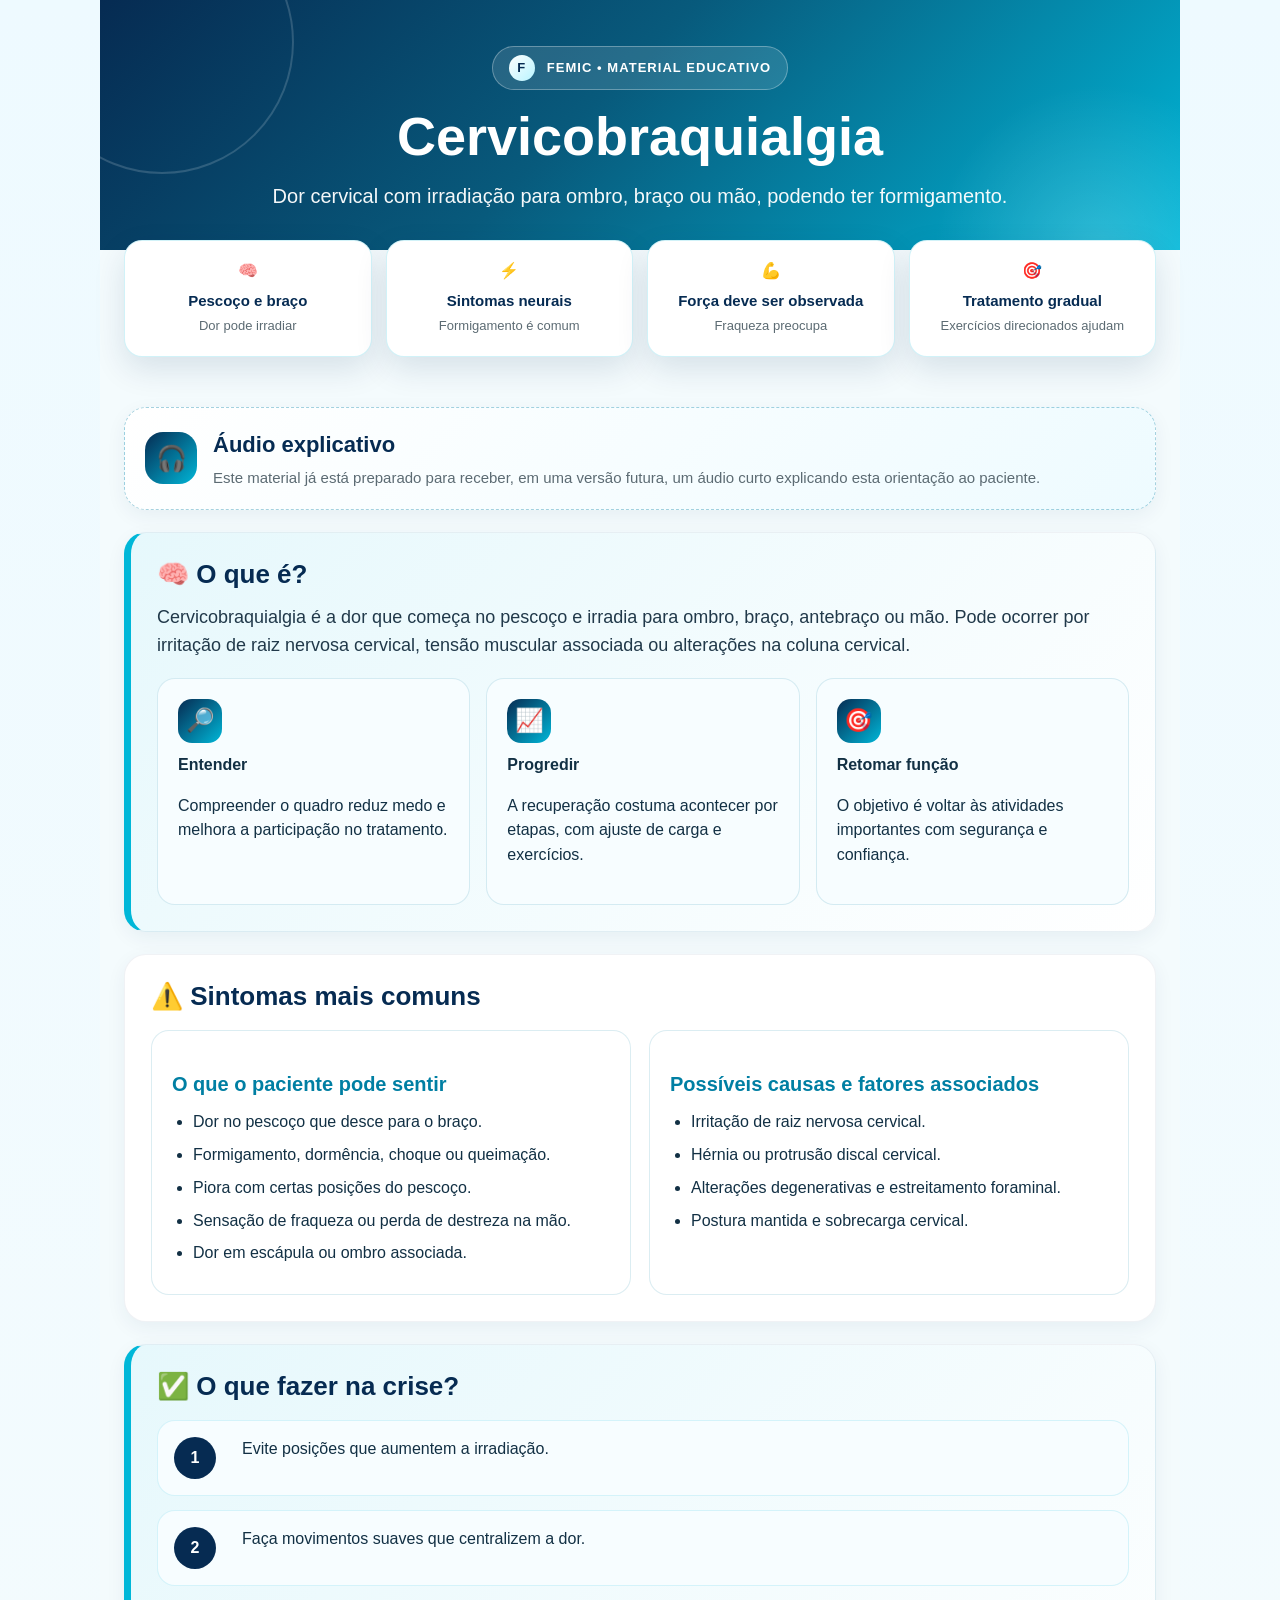
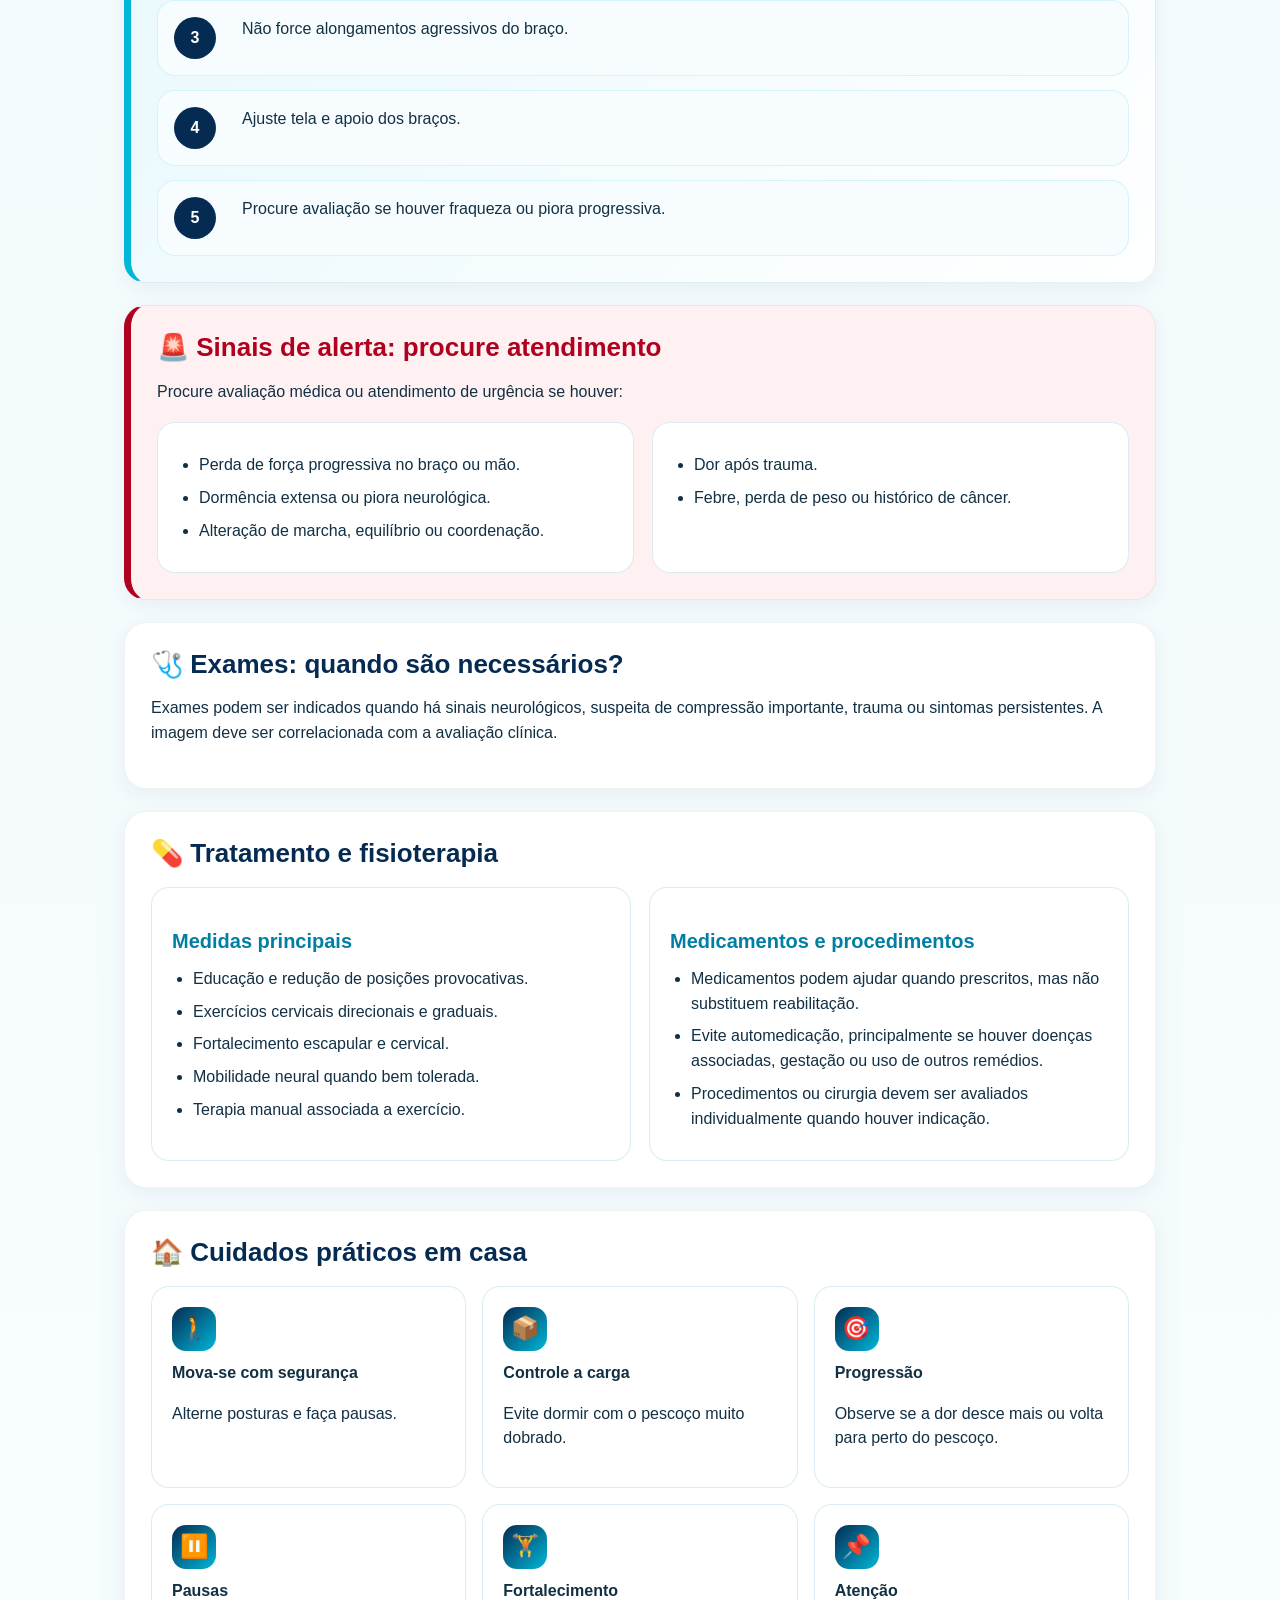
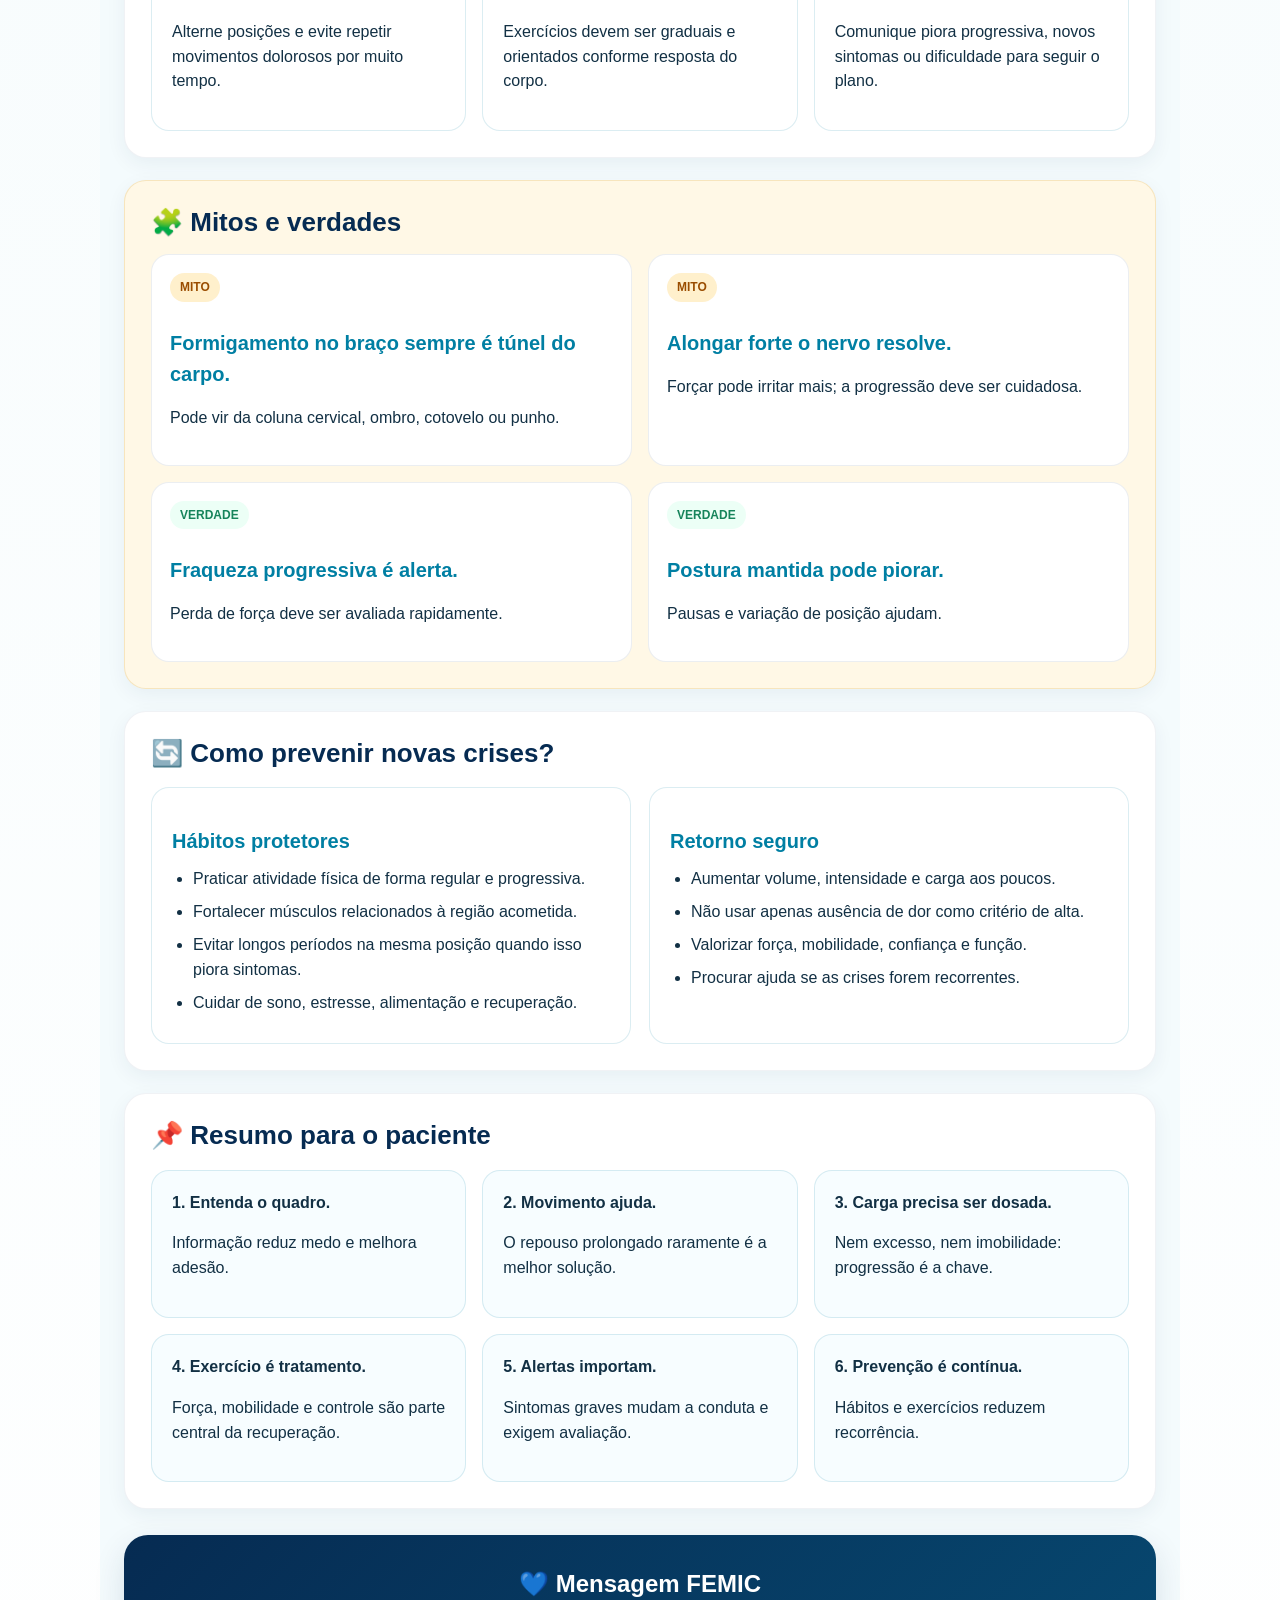
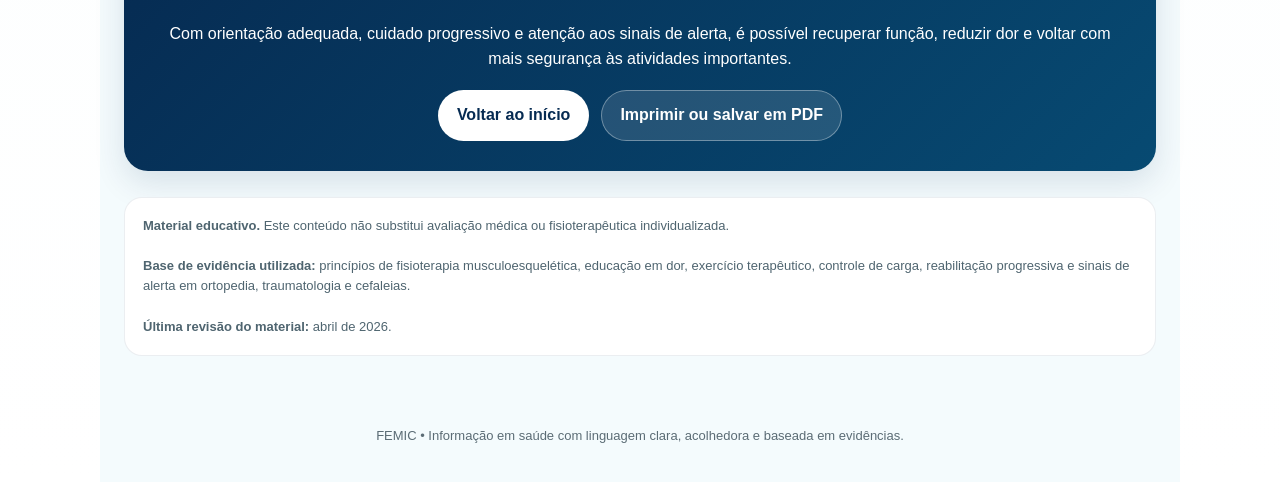
<file: cervicobraquialgia.html>
<!DOCTYPE html>
<html lang="pt-BR">
<head>
<meta charset="UTF-8">
<meta name="viewport" content="width=device-width, initial-scale=1.0">
<title>Cervicobraquialgia | FEMIC</title>
<style>
:root{--azul-escuro:#062b52;--azul:#007fa3;--turquesa:#00b7d8;--turquesa-claro:#e6f8fc;--fundo:#f4fbfd;--texto:#123044;--cinza:#5c6b73;--branco:#fff;--alerta:#b00020;--alerta-bg:#fff1f2;--amarelo-bg:#fff8e6;--verde:#16845b;--verde-bg:#ecfff6;--sombra:0 12px 32px rgba(6,43,82,.12);--raio:22px}
*{box-sizing:border-box}html,body{margin:0;padding:0;min-height:100%;overflow-x:hidden;overflow-y:auto;scroll-behavior:smooth}body{font-family:Arial,Helvetica,sans-serif;background:linear-gradient(180deg,#eefaff 0%,#f7fcfd 55%,#fff 100%);color:var(--texto);line-height:1.55}.page{width:min(1080px,100%);margin:0 auto;background:var(--fundo);min-height:100vh}.hero{position:relative;overflow:hidden;background:linear-gradient(135deg,var(--azul-escuro) 0%,#085a7c 45%,var(--turquesa) 100%);color:#fff;padding:46px 28px 38px;text-align:center}.hero:before{content:"";position:absolute;width:260px;height:260px;border:2px solid rgba(255,255,255,.16);border-radius:50%;top:-90px;left:-70px}.hero:after{content:"";position:absolute;width:360px;height:360px;background:radial-gradient(circle,rgba(255,255,255,.18),rgba(255,255,255,0) 65%);bottom:-180px;right:-100px}.brand{position:relative;z-index:1;display:inline-flex;align-items:center;gap:12px;padding:8px 16px;border:1px solid rgba(255,255,255,.3);border-radius:999px;background:rgba(255,255,255,.12);font-weight:700;letter-spacing:.08em;margin-bottom:18px;font-size:13px}.brand-icon{width:26px;height:26px;border-radius:50%;background:linear-gradient(135deg,#fff,#b8f4ff);color:var(--azul-escuro);display:flex;align-items:center;justify-content:center;font-weight:900}.hero h1{position:relative;z-index:1;font-size:clamp(34px,6vw,54px);margin:0;line-height:1.05}.hero p{position:relative;z-index:1;max-width:820px;margin:16px auto 0;font-size:clamp(16px,2.4vw,20px);opacity:.96}.quickbar{display:grid;grid-template-columns:repeat(4,1fr);gap:14px;padding:18px 24px 0;margin-top:-28px;position:relative;z-index:2}.quickitem{background:var(--branco);border-radius:18px;padding:18px 14px;text-align:center;box-shadow:var(--sombra);border:1px solid rgba(0,183,216,.18)}.quickitem strong{display:block;color:var(--azul-escuro);font-size:15px;margin-top:6px}.quickitem span{font-size:13px;color:var(--cinza)}main{padding:28px 24px 44px}.audio-box{background:linear-gradient(135deg,#fff,#eefbff);border:1px dashed rgba(0,127,163,.35);border-radius:22px;padding:20px;margin:22px 0;display:flex;gap:16px;align-items:center;box-shadow:0 6px 20px rgba(6,43,82,.06)}.audio-icon{width:52px;height:52px;border-radius:18px;background:linear-gradient(135deg,var(--azul-escuro),var(--turquesa));color:#fff;display:flex;align-items:center;justify-content:center;font-size:25px;flex:0 0 auto}.audio-box h2{margin:0 0 4px;font-size:22px;color:var(--azul-escuro)}.audio-box p{margin:0;color:var(--cinza);font-size:15px}.audio-placeholder{display:none}.section{background:var(--branco);border-radius:var(--raio);padding:26px;margin:22px 0;box-shadow:0 6px 20px rgba(6,43,82,.06);border:1px solid rgba(6,43,82,.06)}.section h2{margin:0 0 14px;color:var(--azul-escuro);font-size:26px;line-height:1.2}.section h3{margin:18px 0 8px;color:var(--azul);font-size:20px}.lead{font-size:18px;color:#21394a;margin:0}.highlight{background:linear-gradient(135deg,var(--turquesa-claro),#fff);border-left:7px solid var(--turquesa)}.grid-2{display:grid;grid-template-columns:repeat(2,1fr);gap:18px;margin-top:18px}.grid-3{display:grid;grid-template-columns:repeat(3,1fr);gap:16px;margin-top:18px}.card{background:#fff;border:1px solid rgba(0,127,163,.14);border-radius:18px;padding:20px;height:100%}.card.soft{background:#f7fdff}.icon{width:44px;height:44px;border-radius:14px;display:flex;align-items:center;justify-content:center;background:linear-gradient(135deg,var(--azul-escuro),var(--turquesa));color:#fff;font-size:23px;margin-bottom:10px}ul{padding-left:21px;margin:10px 0 0}li{margin:8px 0}.truth{background:var(--amarelo-bg);border:1px solid rgba(210,145,0,.18)}.myth-grid{display:grid;grid-template-columns:repeat(2,1fr);gap:16px;margin-top:16px}.myth{background:#fff;border-radius:18px;padding:18px;border:1px solid rgba(6,43,82,.08)}.badge{display:inline-block;padding:5px 10px;border-radius:999px;font-size:12px;font-weight:700;margin-bottom:8px}.badge.mito{color:#9a4d00;background:#fff0cc}.badge.verdade{color:var(--verde);background:var(--verde-bg)}.timeline{display:grid;gap:14px;margin-top:18px}.step{display:grid;grid-template-columns:54px 1fr;gap:14px;align-items:start;background:#f7fdff;border-radius:18px;padding:16px;border:1px solid rgba(0,183,216,.14)}.num{width:42px;height:42px;border-radius:50%;background:var(--azul-escuro);color:#fff;display:flex;align-items:center;justify-content:center;font-weight:800}.alert{background:var(--alerta-bg);border-left:7px solid var(--alerta)}.alert h2,.alert strong{color:var(--alerta)}.cta{background:linear-gradient(135deg,var(--azul-escuro),#074a72);color:#fff;text-align:center;padding:30px;border-radius:24px;margin:26px 0;box-shadow:var(--sombra)}.cta h2{color:#fff;margin-top:0}.button-row{display:flex;flex-wrap:wrap;gap:12px;justify-content:center;margin-top:18px}.btn{display:inline-block;text-decoration:none;border-radius:999px;padding:12px 18px;font-weight:700;border:1px solid rgba(255,255,255,.35)}.btn.primary{background:#fff;color:var(--azul-escuro)}.btn.secondary{color:#fff;background:rgba(255,255,255,.12)}.references{font-size:13px;color:#4f6570;background:#fff;border-radius:18px;padding:18px;border:1px solid rgba(6,43,82,.08)}.footer{text-align:center;padding:26px 20px 36px;color:#5b6c75;font-size:13px}@media(max-width:800px){.quickbar{grid-template-columns:repeat(2,1fr)}.grid-2,.grid-3,.myth-grid{grid-template-columns:1fr}.audio-box{align-items:flex-start}main{padding:22px 16px 36px}.section{padding:21px}.hero{padding:38px 18px 34px}}@media print{body{background:#fff}.page{width:100%;background:#fff}.section,.quickitem,.cta,.audio-box{box-shadow:none}.btn{display:none}}
</style>
</head>
<body>
<div class="page">
<header class="hero">
  <div class="brand"><span class="brand-icon">F</span> FEMIC • MATERIAL EDUCATIVO</div>
  <h1>Cervicobraquialgia</h1>
  <p>Dor cervical com irradiação para ombro, braço ou mão, podendo ter formigamento.</p>
</header>

<section class="quickbar"><div class="quickitem">🧠<strong>Pescoço e braço</strong><span>Dor pode irradiar</span></div><div class="quickitem">⚡<strong>Sintomas neurais</strong><span>Formigamento é comum</span></div><div class="quickitem">💪<strong>Força deve ser observada</strong><span>Fraqueza preocupa</span></div><div class="quickitem">🎯<strong>Tratamento gradual</strong><span>Exercícios direcionados ajudam</span></div></section>

<main>
<section class="audio-box">
  <div class="audio-icon">🎧</div>
  <div>
    <h2>Áudio explicativo</h2>
    <p>Este material já está preparado para receber, em uma versão futura, um áudio curto explicando esta orientação ao paciente.</p>
    <div class="audio-placeholder" data-audio-futuro="cervicobraquialgia">
      <!-- Futuro áudio:
      <audio controls preload="metadata">
        <source src="audio/cervicobraquialgia.mp3" type="audio/mpeg">
        Seu navegador não suporta áudio.
      </audio>
      -->
    </div>
  </div>
</section>

<section class="section highlight">
  <h2>🧠 O que é?</h2>
  <p class="lead">Cervicobraquialgia é a dor que começa no pescoço e irradia para ombro, braço, antebraço ou mão. Pode ocorrer por irritação de raiz nervosa cervical, tensão muscular associada ou alterações na coluna cervical.</p>
  <div class="grid-3">
    <div class="card soft"><div class="icon">🔎</div><strong>Entender</strong><p>Compreender o quadro reduz medo e melhora a participação no tratamento.</p></div>
    <div class="card soft"><div class="icon">📈</div><strong>Progredir</strong><p>A recuperação costuma acontecer por etapas, com ajuste de carga e exercícios.</p></div>
    <div class="card soft"><div class="icon">🎯</div><strong>Retomar função</strong><p>O objetivo é voltar às atividades importantes com segurança e confiança.</p></div>
  </div>
</section>

<section class="section">
  <h2>⚠️ Sintomas mais comuns</h2>
  <div class="grid-2">
    <div class="card"><h3>O que o paciente pode sentir</h3><ul><li>Dor no pescoço que desce para o braço.</li>
<li>Formigamento, dormência, choque ou queimação.</li>
<li>Piora com certas posições do pescoço.</li>
<li>Sensação de fraqueza ou perda de destreza na mão.</li>
<li>Dor em escápula ou ombro associada.</li></ul></div>
    <div class="card"><h3>Possíveis causas e fatores associados</h3><ul><li>Irritação de raiz nervosa cervical.</li>
<li>Hérnia ou protrusão discal cervical.</li>
<li>Alterações degenerativas e estreitamento foraminal.</li>
<li>Postura mantida e sobrecarga cervical.</li></ul></div>
  </div>
</section>

<section class="section highlight">
  <h2>✅ O que fazer na crise?</h2>
  <div class="timeline"><div class="step"><div class="num">1</div><div>Evite posições que aumentem a irradiação.</div></div><div class="step"><div class="num">2</div><div>Faça movimentos suaves que centralizem a dor.</div></div><div class="step"><div class="num">3</div><div>Não force alongamentos agressivos do braço.</div></div><div class="step"><div class="num">4</div><div>Ajuste tela e apoio dos braços.</div></div><div class="step"><div class="num">5</div><div>Procure avaliação se houver fraqueza ou piora progressiva.</div></div></div>
</section>

<section class="section alert">
  <h2>🚨 Sinais de alerta: procure atendimento</h2>
  <p>Procure avaliação médica ou atendimento de urgência se houver:</p>
  <div class="grid-2">
    <div class="card"><ul><li>Perda de força progressiva no braço ou mão.</li>
<li>Dormência extensa ou piora neurológica.</li>
<li>Alteração de marcha, equilíbrio ou coordenação.</li></ul></div>
    <div class="card"><ul><li>Dor após trauma.</li>
<li>Febre, perda de peso ou histórico de câncer.</li></ul></div>
  </div>
</section>

<section class="section">
  <h2>🩺 Exames: quando são necessários?</h2>
  <p>Exames podem ser indicados quando há sinais neurológicos, suspeita de compressão importante, trauma ou sintomas persistentes. A imagem deve ser correlacionada com a avaliação clínica.</p>
</section>

<section class="section">
  <h2>💊 Tratamento e fisioterapia</h2>
  <div class="grid-2">
    <div class="card">
      <h3>Medidas principais</h3>
      <ul><li>Educação e redução de posições provocativas.</li>
<li>Exercícios cervicais direcionais e graduais.</li>
<li>Fortalecimento escapular e cervical.</li>
<li>Mobilidade neural quando bem tolerada.</li>
<li>Terapia manual associada a exercício.</li></ul>
    </div>
    <div class="card">
      <h3>Medicamentos e procedimentos</h3>
      <ul>
        <li>Medicamentos podem ajudar quando prescritos, mas não substituem reabilitação.</li>
        <li>Evite automedicação, principalmente se houver doenças associadas, gestação ou uso de outros remédios.</li>
        <li>Procedimentos ou cirurgia devem ser avaliados individualmente quando houver indicação.</li>
      </ul>
    </div>
  </div>
</section>

<section class="section">
  <h2>🏠 Cuidados práticos em casa</h2>
  <div class="grid-3">
    <div class="card"><div class="icon">🚶</div><strong>Mova-se com segurança</strong><p>Alterne posturas e faça pausas.</p></div>
    <div class="card"><div class="icon">📦</div><strong>Controle a carga</strong><p>Evite dormir com o pescoço muito dobrado.</p></div>
    <div class="card"><div class="icon">🎯</div><strong>Progressão</strong><p>Observe se a dor desce mais ou volta para perto do pescoço.</p></div>
    <div class="card"><div class="icon">⏸️</div><strong>Pausas</strong><p>Alterne posições e evite repetir movimentos dolorosos por muito tempo.</p></div>
    <div class="card"><div class="icon">🏋️</div><strong>Fortalecimento</strong><p>Exercícios devem ser graduais e orientados conforme resposta do corpo.</p></div>
    <div class="card"><div class="icon">📌</div><strong>Atenção</strong><p>Comunique piora progressiva, novos sintomas ou dificuldade para seguir o plano.</p></div>
  </div>
</section>

<section class="section truth">
  <h2>🧩 Mitos e verdades</h2>
  <div class="myth-grid"><div class="myth"><span class="badge mito">MITO</span><h3>Formigamento no braço sempre é túnel do carpo.</h3><p>Pode vir da coluna cervical, ombro, cotovelo ou punho.</p></div><div class="myth"><span class="badge mito">MITO</span><h3>Alongar forte o nervo resolve.</h3><p>Forçar pode irritar mais; a progressão deve ser cuidadosa.</p></div><div class="myth"><span class="badge verdade">VERDADE</span><h3>Fraqueza progressiva é alerta.</h3><p>Perda de força deve ser avaliada rapidamente.</p></div><div class="myth"><span class="badge verdade">VERDADE</span><h3>Postura mantida pode piorar.</h3><p>Pausas e variação de posição ajudam.</p></div></div>
</section>

<section class="section">
  <h2>🔄 Como prevenir novas crises?</h2>
  <div class="grid-2">
    <div class="card">
      <h3>Hábitos protetores</h3>
      <ul>
        <li>Praticar atividade física de forma regular e progressiva.</li>
        <li>Fortalecer músculos relacionados à região acometida.</li>
        <li>Evitar longos períodos na mesma posição quando isso piora sintomas.</li>
        <li>Cuidar de sono, estresse, alimentação e recuperação.</li>
      </ul>
    </div>
    <div class="card">
      <h3>Retorno seguro</h3>
      <ul>
        <li>Aumentar volume, intensidade e carga aos poucos.</li>
        <li>Não usar apenas ausência de dor como critério de alta.</li>
        <li>Valorizar força, mobilidade, confiança e função.</li>
        <li>Procurar ajuda se as crises forem recorrentes.</li>
      </ul>
    </div>
  </div>
</section>

<section class="section">
  <h2>📌 Resumo para o paciente</h2>
  <div class="grid-3">
    <div class="card soft"><strong>1. Entenda o quadro.</strong><p>Informação reduz medo e melhora adesão.</p></div>
    <div class="card soft"><strong>2. Movimento ajuda.</strong><p>O repouso prolongado raramente é a melhor solução.</p></div>
    <div class="card soft"><strong>3. Carga precisa ser dosada.</strong><p>Nem excesso, nem imobilidade: progressão é a chave.</p></div>
    <div class="card soft"><strong>4. Exercício é tratamento.</strong><p>Força, mobilidade e controle são parte central da recuperação.</p></div>
    <div class="card soft"><strong>5. Alertas importam.</strong><p>Sintomas graves mudam a conduta e exigem avaliação.</p></div>
    <div class="card soft"><strong>6. Prevenção é contínua.</strong><p>Hábitos e exercícios reduzem recorrência.</p></div>
  </div>
</section>

<section class="cta">
  <h2>💙 Mensagem FEMIC</h2>
  <p>Com orientação adequada, cuidado progressivo e atenção aos sinais de alerta, é possível recuperar função, reduzir dor e voltar com mais segurança às atividades importantes.</p>
  <div class="button-row">
    <a class="btn primary" href="#top" onclick="window.scrollTo({top:0,behavior:'smooth'}); return false;">Voltar ao início</a>
    <a class="btn secondary" href="javascript:window.print()">Imprimir ou salvar em PDF</a>
  </div>
</section>

<section class="references">
  <strong>Material educativo.</strong> Este conteúdo não substitui avaliação médica ou fisioterapêutica individualizada.
  <br><br>
  <strong>Base de evidência utilizada:</strong> princípios de fisioterapia musculoesquelética, educação em dor, exercício terapêutico, controle de carga, reabilitação progressiva e sinais de alerta em ortopedia, traumatologia e cefaleias.
  <br><br>
  <strong>Última revisão do material:</strong> abril de 2026.
</section>
</main>

<footer class="footer">FEMIC • Informação em saúde com linguagem clara, acolhedora e baseada em evidências.</footer>
</div>
</body>
</html>
</file>
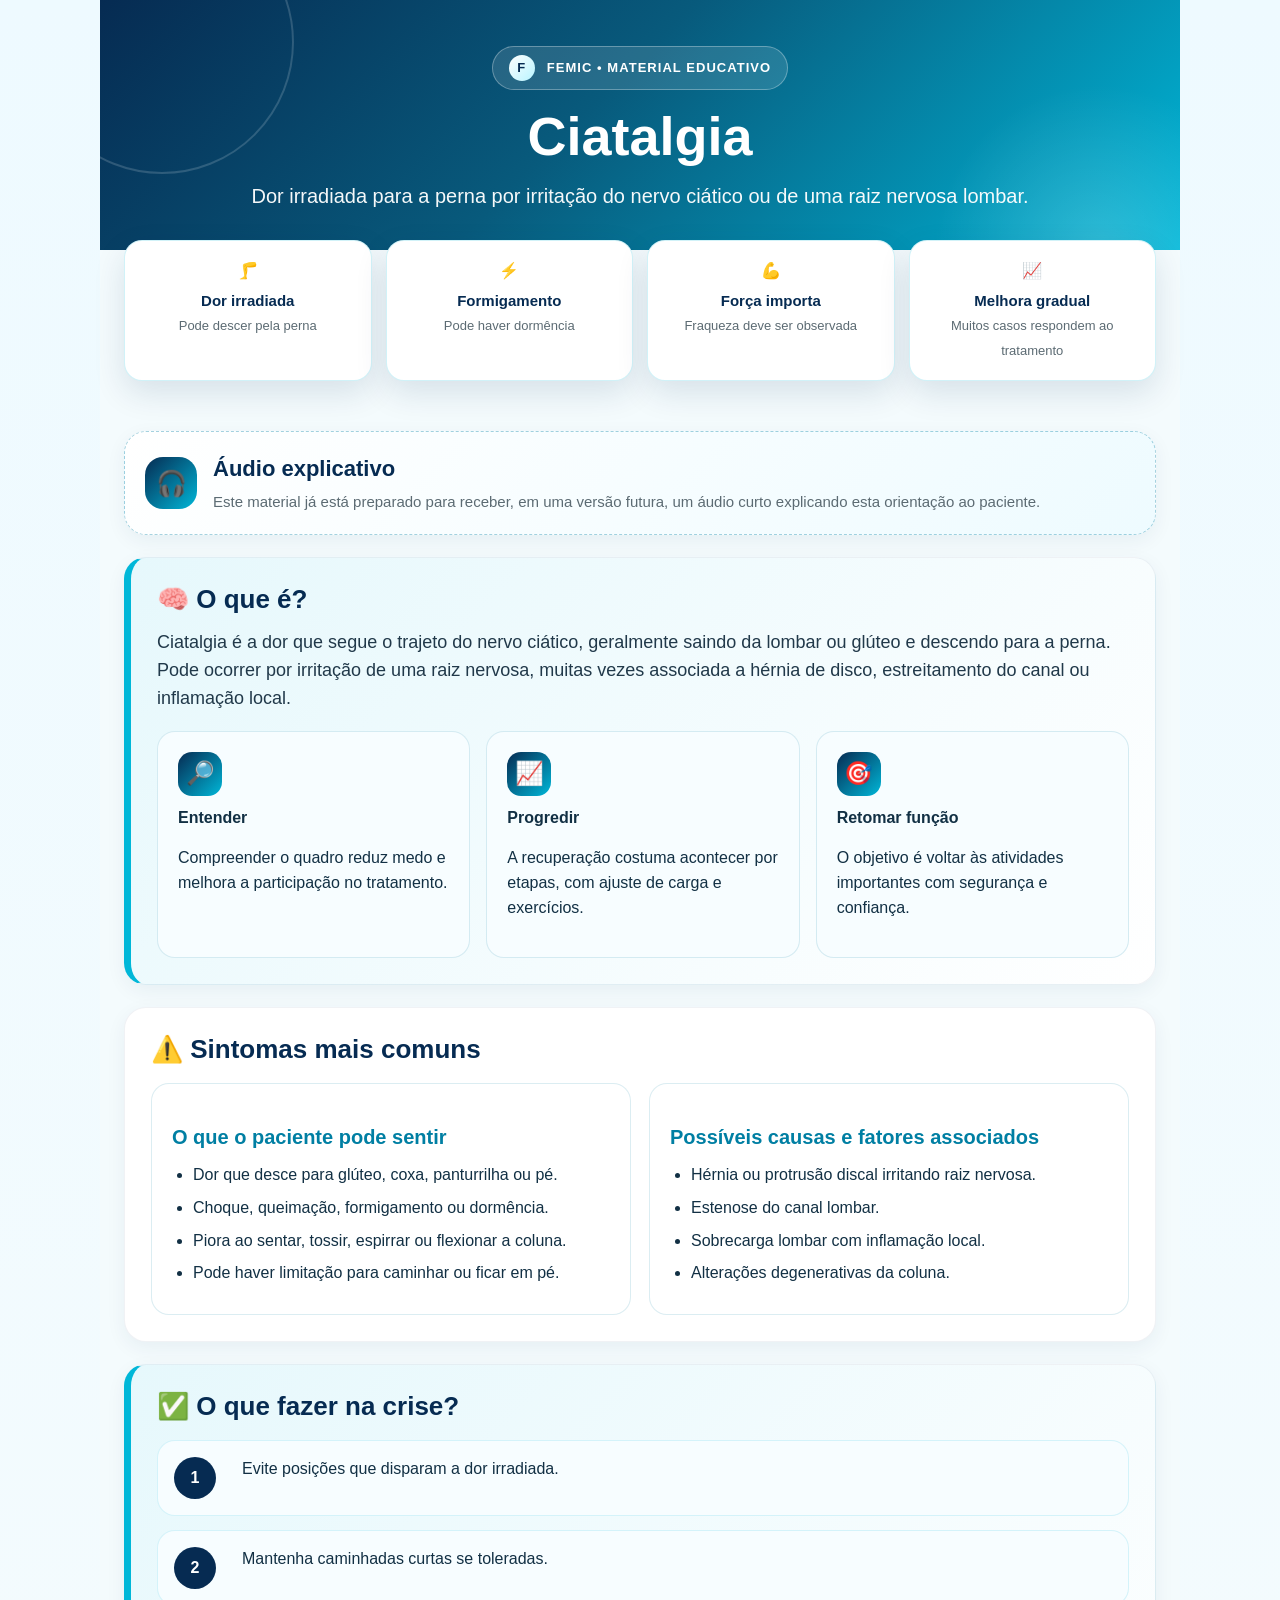
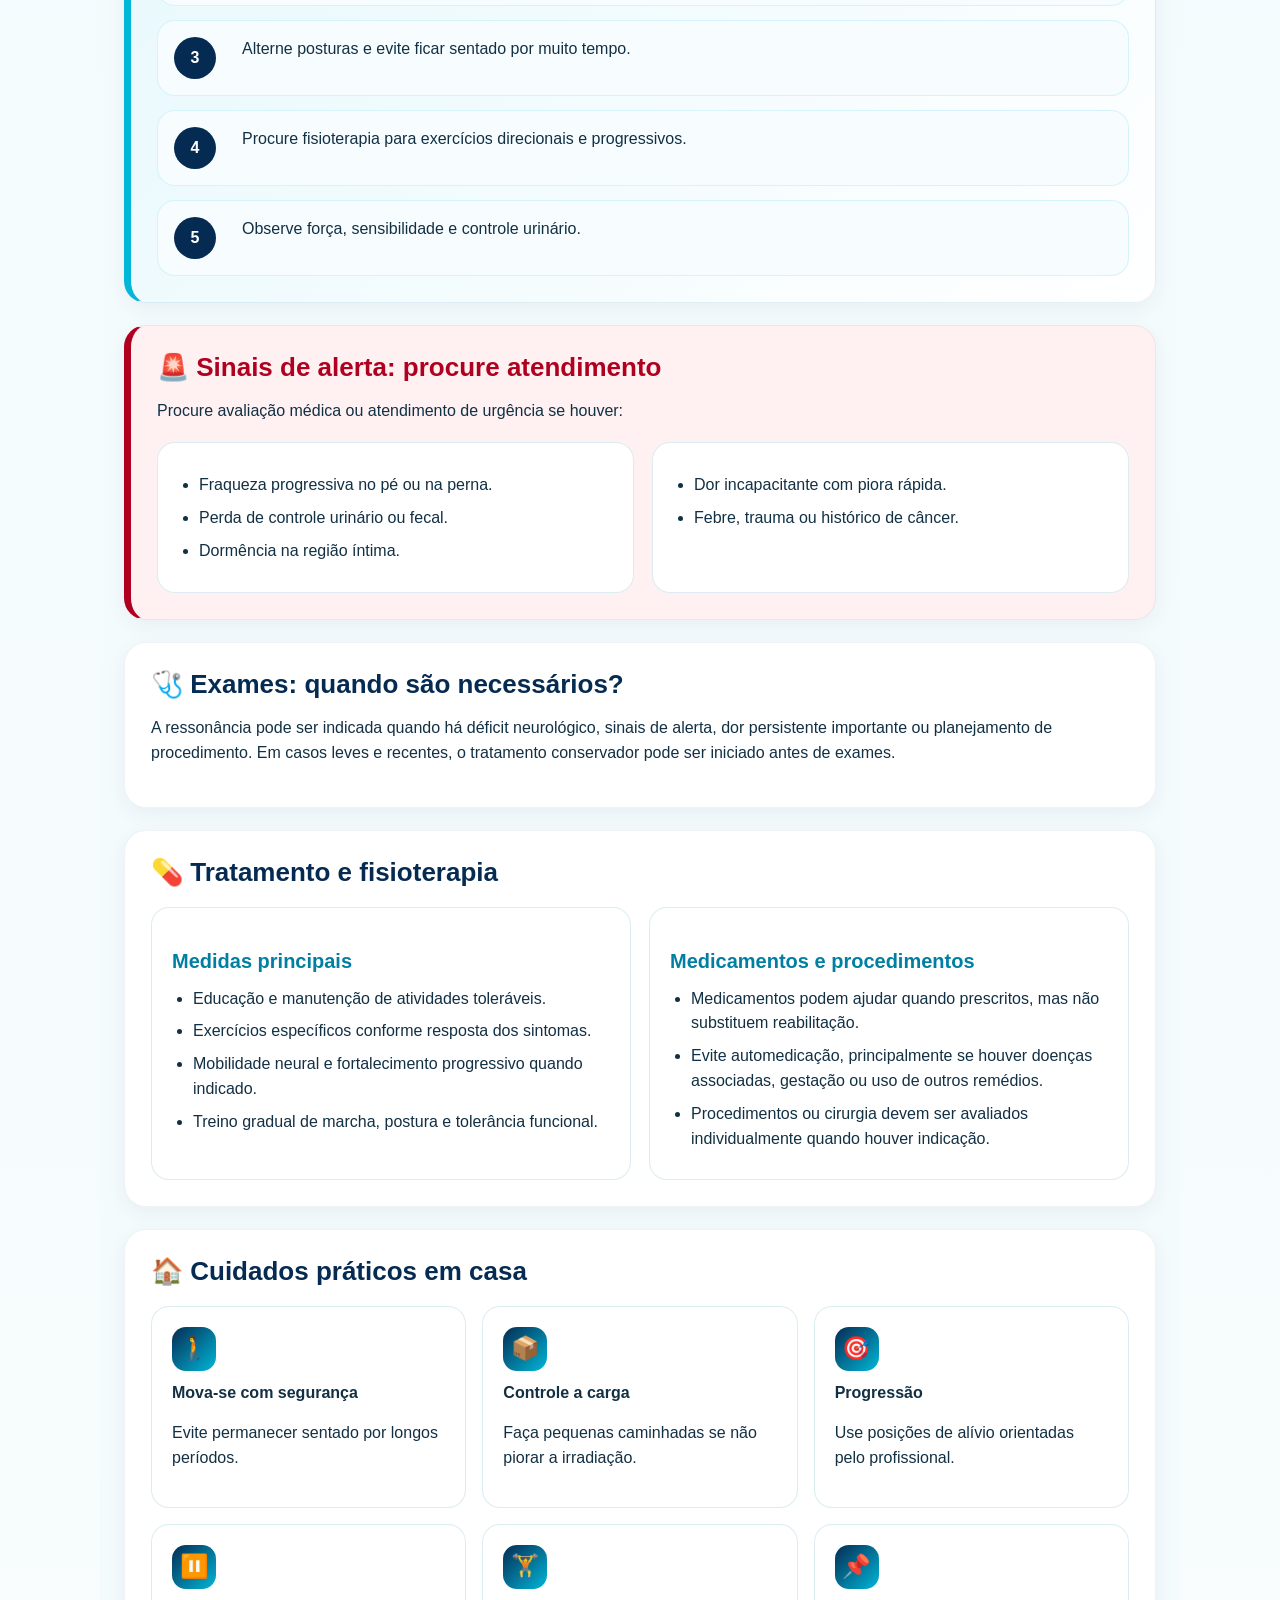
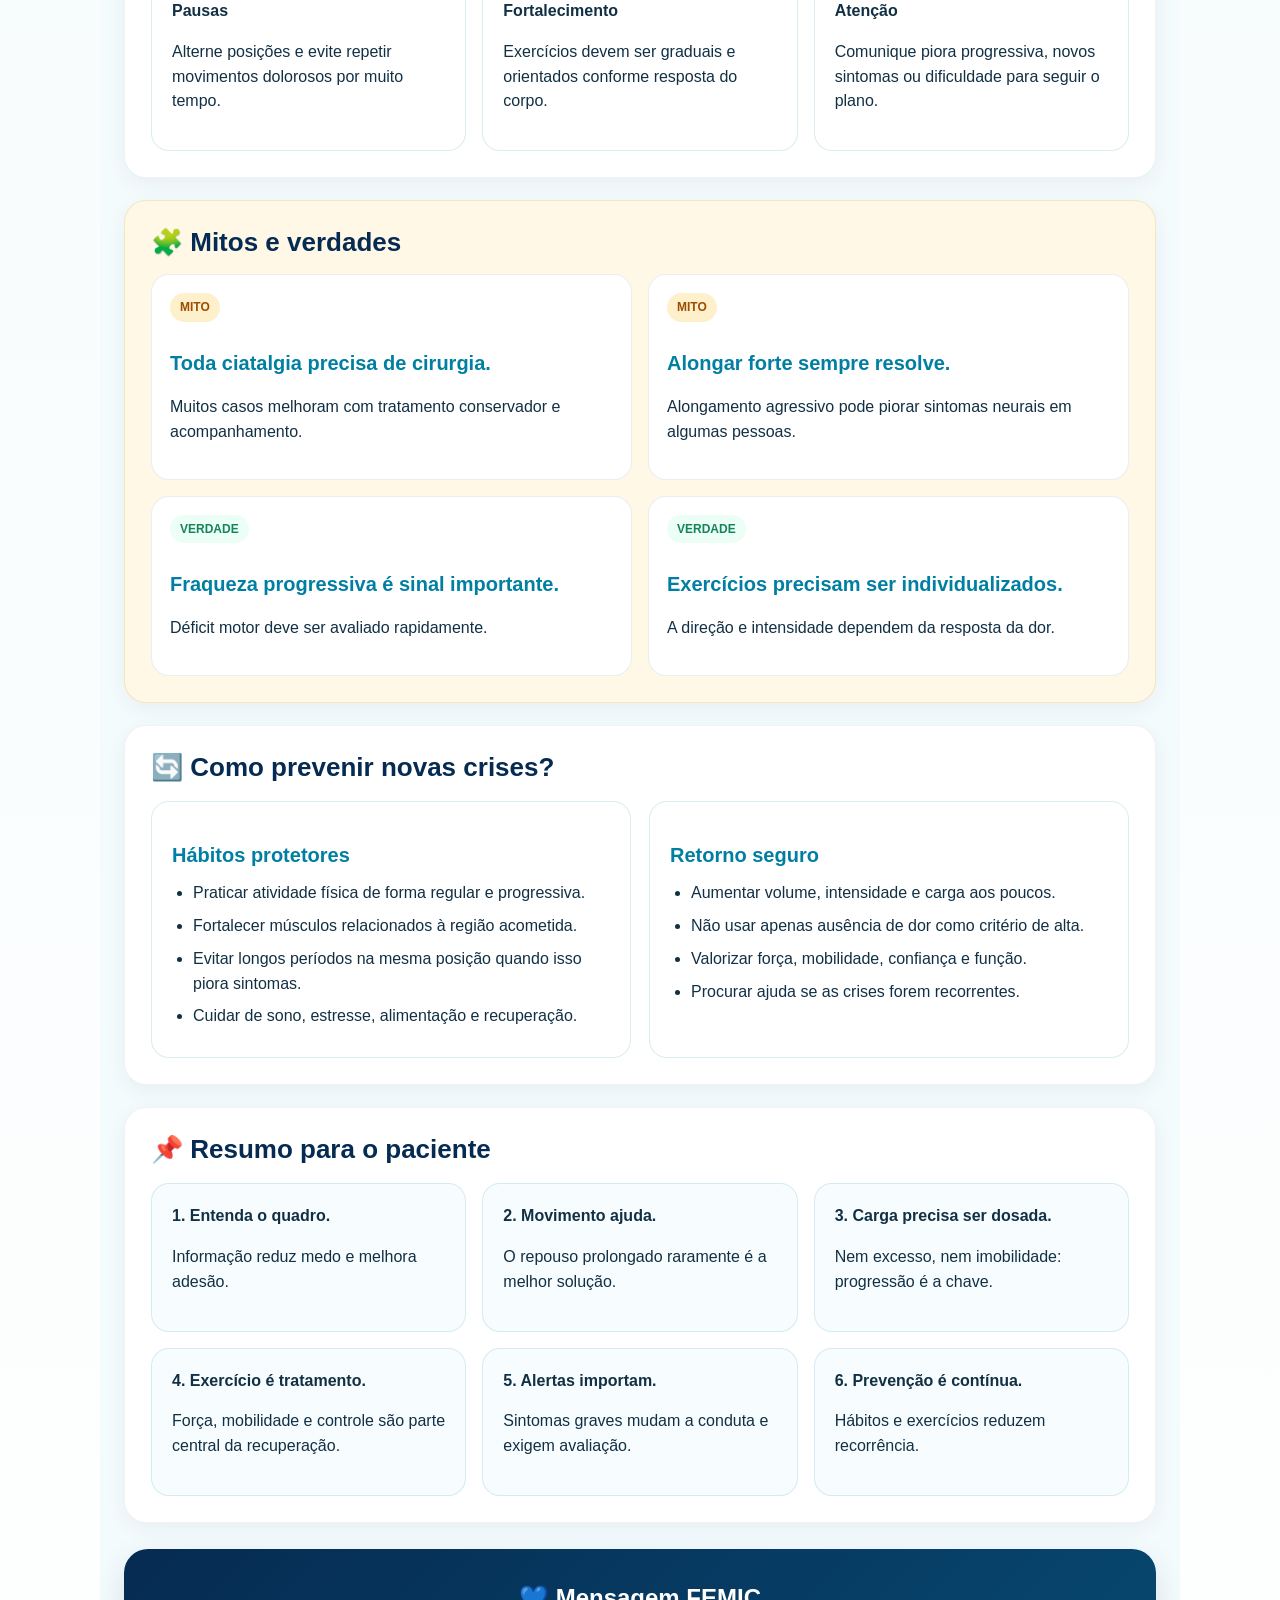
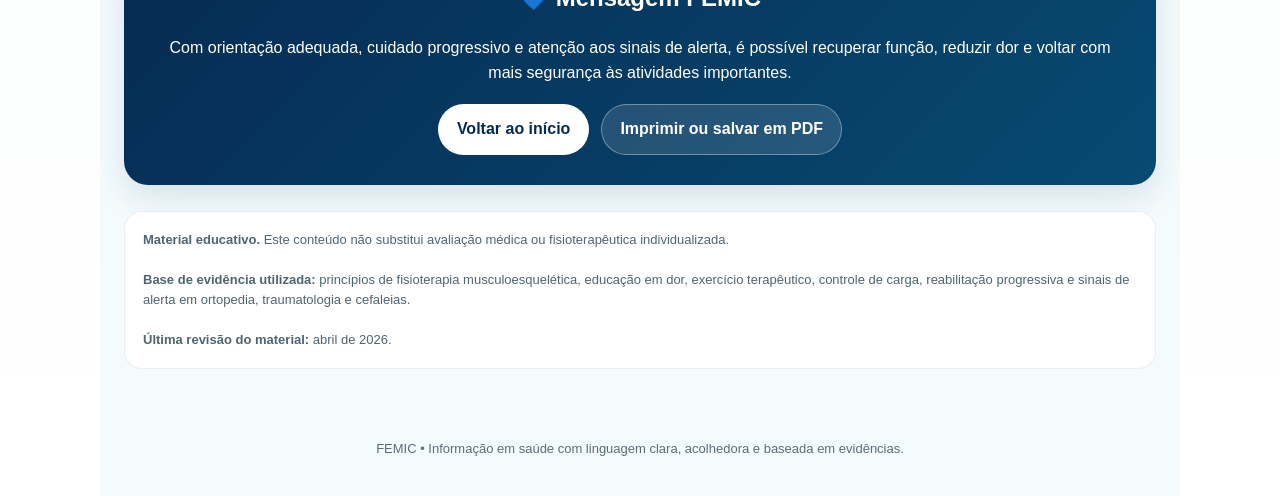
<file: ciatalgia.html>
<!DOCTYPE html>
<html lang="pt-BR">
<head>
<meta charset="UTF-8">
<meta name="viewport" content="width=device-width, initial-scale=1.0">
<title>Ciatalgia | FEMIC</title>
<style>
:root{--azul-escuro:#062b52;--azul:#007fa3;--turquesa:#00b7d8;--turquesa-claro:#e6f8fc;--fundo:#f4fbfd;--texto:#123044;--cinza:#5c6b73;--branco:#fff;--alerta:#b00020;--alerta-bg:#fff1f2;--amarelo-bg:#fff8e6;--verde:#16845b;--verde-bg:#ecfff6;--sombra:0 12px 32px rgba(6,43,82,.12);--raio:22px}
*{box-sizing:border-box}html,body{margin:0;padding:0;min-height:100%;overflow-x:hidden;overflow-y:auto;scroll-behavior:smooth}body{font-family:Arial,Helvetica,sans-serif;background:linear-gradient(180deg,#eefaff 0%,#f7fcfd 55%,#fff 100%);color:var(--texto);line-height:1.55}.page{width:min(1080px,100%);margin:0 auto;background:var(--fundo);min-height:100vh}.hero{position:relative;overflow:hidden;background:linear-gradient(135deg,var(--azul-escuro) 0%,#085a7c 45%,var(--turquesa) 100%);color:#fff;padding:46px 28px 38px;text-align:center}.hero:before{content:"";position:absolute;width:260px;height:260px;border:2px solid rgba(255,255,255,.16);border-radius:50%;top:-90px;left:-70px}.hero:after{content:"";position:absolute;width:360px;height:360px;background:radial-gradient(circle,rgba(255,255,255,.18),rgba(255,255,255,0) 65%);bottom:-180px;right:-100px}.brand{position:relative;z-index:1;display:inline-flex;align-items:center;gap:12px;padding:8px 16px;border:1px solid rgba(255,255,255,.3);border-radius:999px;background:rgba(255,255,255,.12);font-weight:700;letter-spacing:.08em;margin-bottom:18px;font-size:13px}.brand-icon{width:26px;height:26px;border-radius:50%;background:linear-gradient(135deg,#fff,#b8f4ff);color:var(--azul-escuro);display:flex;align-items:center;justify-content:center;font-weight:900}.hero h1{position:relative;z-index:1;font-size:clamp(34px,6vw,54px);margin:0;line-height:1.05}.hero p{position:relative;z-index:1;max-width:820px;margin:16px auto 0;font-size:clamp(16px,2.4vw,20px);opacity:.96}.quickbar{display:grid;grid-template-columns:repeat(4,1fr);gap:14px;padding:18px 24px 0;margin-top:-28px;position:relative;z-index:2}.quickitem{background:var(--branco);border-radius:18px;padding:18px 14px;text-align:center;box-shadow:var(--sombra);border:1px solid rgba(0,183,216,.18)}.quickitem strong{display:block;color:var(--azul-escuro);font-size:15px;margin-top:6px}.quickitem span{font-size:13px;color:var(--cinza)}main{padding:28px 24px 44px}.audio-box{background:linear-gradient(135deg,#fff,#eefbff);border:1px dashed rgba(0,127,163,.35);border-radius:22px;padding:20px;margin:22px 0;display:flex;gap:16px;align-items:center;box-shadow:0 6px 20px rgba(6,43,82,.06)}.audio-icon{width:52px;height:52px;border-radius:18px;background:linear-gradient(135deg,var(--azul-escuro),var(--turquesa));color:#fff;display:flex;align-items:center;justify-content:center;font-size:25px;flex:0 0 auto}.audio-box h2{margin:0 0 4px;font-size:22px;color:var(--azul-escuro)}.audio-box p{margin:0;color:var(--cinza);font-size:15px}.audio-placeholder{display:none}.section{background:var(--branco);border-radius:var(--raio);padding:26px;margin:22px 0;box-shadow:0 6px 20px rgba(6,43,82,.06);border:1px solid rgba(6,43,82,.06)}.section h2{margin:0 0 14px;color:var(--azul-escuro);font-size:26px;line-height:1.2}.section h3{margin:18px 0 8px;color:var(--azul);font-size:20px}.lead{font-size:18px;color:#21394a;margin:0}.highlight{background:linear-gradient(135deg,var(--turquesa-claro),#fff);border-left:7px solid var(--turquesa)}.grid-2{display:grid;grid-template-columns:repeat(2,1fr);gap:18px;margin-top:18px}.grid-3{display:grid;grid-template-columns:repeat(3,1fr);gap:16px;margin-top:18px}.card{background:#fff;border:1px solid rgba(0,127,163,.14);border-radius:18px;padding:20px;height:100%}.card.soft{background:#f7fdff}.icon{width:44px;height:44px;border-radius:14px;display:flex;align-items:center;justify-content:center;background:linear-gradient(135deg,var(--azul-escuro),var(--turquesa));color:#fff;font-size:23px;margin-bottom:10px}ul{padding-left:21px;margin:10px 0 0}li{margin:8px 0}.truth{background:var(--amarelo-bg);border:1px solid rgba(210,145,0,.18)}.myth-grid{display:grid;grid-template-columns:repeat(2,1fr);gap:16px;margin-top:16px}.myth{background:#fff;border-radius:18px;padding:18px;border:1px solid rgba(6,43,82,.08)}.badge{display:inline-block;padding:5px 10px;border-radius:999px;font-size:12px;font-weight:700;margin-bottom:8px}.badge.mito{color:#9a4d00;background:#fff0cc}.badge.verdade{color:var(--verde);background:var(--verde-bg)}.timeline{display:grid;gap:14px;margin-top:18px}.step{display:grid;grid-template-columns:54px 1fr;gap:14px;align-items:start;background:#f7fdff;border-radius:18px;padding:16px;border:1px solid rgba(0,183,216,.14)}.num{width:42px;height:42px;border-radius:50%;background:var(--azul-escuro);color:#fff;display:flex;align-items:center;justify-content:center;font-weight:800}.alert{background:var(--alerta-bg);border-left:7px solid var(--alerta)}.alert h2,.alert strong{color:var(--alerta)}.cta{background:linear-gradient(135deg,var(--azul-escuro),#074a72);color:#fff;text-align:center;padding:30px;border-radius:24px;margin:26px 0;box-shadow:var(--sombra)}.cta h2{color:#fff;margin-top:0}.button-row{display:flex;flex-wrap:wrap;gap:12px;justify-content:center;margin-top:18px}.btn{display:inline-block;text-decoration:none;border-radius:999px;padding:12px 18px;font-weight:700;border:1px solid rgba(255,255,255,.35)}.btn.primary{background:#fff;color:var(--azul-escuro)}.btn.secondary{color:#fff;background:rgba(255,255,255,.12)}.references{font-size:13px;color:#4f6570;background:#fff;border-radius:18px;padding:18px;border:1px solid rgba(6,43,82,.08)}.footer{text-align:center;padding:26px 20px 36px;color:#5b6c75;font-size:13px}@media(max-width:800px){.quickbar{grid-template-columns:repeat(2,1fr)}.grid-2,.grid-3,.myth-grid{grid-template-columns:1fr}.audio-box{align-items:flex-start}main{padding:22px 16px 36px}.section{padding:21px}.hero{padding:38px 18px 34px}}@media print{body{background:#fff}.page{width:100%;background:#fff}.section,.quickitem,.cta,.audio-box{box-shadow:none}.btn{display:none}}
</style>
</head>
<body>
<div class="page">
<header class="hero">
  <div class="brand"><span class="brand-icon">F</span> FEMIC • MATERIAL EDUCATIVO</div>
  <h1>Ciatalgia</h1>
  <p>Dor irradiada para a perna por irritação do nervo ciático ou de uma raiz nervosa lombar.</p>
</header>

<section class="quickbar"><div class="quickitem">🦵<strong>Dor irradiada</strong><span>Pode descer pela perna</span></div><div class="quickitem">⚡<strong>Formigamento</strong><span>Pode haver dormência</span></div><div class="quickitem">💪<strong>Força importa</strong><span>Fraqueza deve ser observada</span></div><div class="quickitem">📈<strong>Melhora gradual</strong><span>Muitos casos respondem ao tratamento</span></div></section>

<main>
<section class="audio-box">
  <div class="audio-icon">🎧</div>
  <div>
    <h2>Áudio explicativo</h2>
    <p>Este material já está preparado para receber, em uma versão futura, um áudio curto explicando esta orientação ao paciente.</p>
    <div class="audio-placeholder" data-audio-futuro="ciatalgia">
      <!-- Futuro áudio:
      <audio controls preload="metadata">
        <source src="audio/ciatalgia.mp3" type="audio/mpeg">
        Seu navegador não suporta áudio.
      </audio>
      -->
    </div>
  </div>
</section>

<section class="section highlight">
  <h2>🧠 O que é?</h2>
  <p class="lead">Ciatalgia é a dor que segue o trajeto do nervo ciático, geralmente saindo da lombar ou glúteo e descendo para a perna. Pode ocorrer por irritação de uma raiz nervosa, muitas vezes associada a hérnia de disco, estreitamento do canal ou inflamação local.</p>
  <div class="grid-3">
    <div class="card soft"><div class="icon">🔎</div><strong>Entender</strong><p>Compreender o quadro reduz medo e melhora a participação no tratamento.</p></div>
    <div class="card soft"><div class="icon">📈</div><strong>Progredir</strong><p>A recuperação costuma acontecer por etapas, com ajuste de carga e exercícios.</p></div>
    <div class="card soft"><div class="icon">🎯</div><strong>Retomar função</strong><p>O objetivo é voltar às atividades importantes com segurança e confiança.</p></div>
  </div>
</section>

<section class="section">
  <h2>⚠️ Sintomas mais comuns</h2>
  <div class="grid-2">
    <div class="card"><h3>O que o paciente pode sentir</h3><ul><li>Dor que desce para glúteo, coxa, panturrilha ou pé.</li>
<li>Choque, queimação, formigamento ou dormência.</li>
<li>Piora ao sentar, tossir, espirrar ou flexionar a coluna.</li>
<li>Pode haver limitação para caminhar ou ficar em pé.</li></ul></div>
    <div class="card"><h3>Possíveis causas e fatores associados</h3><ul><li>Hérnia ou protrusão discal irritando raiz nervosa.</li>
<li>Estenose do canal lombar.</li>
<li>Sobrecarga lombar com inflamação local.</li>
<li>Alterações degenerativas da coluna.</li></ul></div>
  </div>
</section>

<section class="section highlight">
  <h2>✅ O que fazer na crise?</h2>
  <div class="timeline"><div class="step"><div class="num">1</div><div>Evite posições que disparam a dor irradiada.</div></div><div class="step"><div class="num">2</div><div>Mantenha caminhadas curtas se toleradas.</div></div><div class="step"><div class="num">3</div><div>Alterne posturas e evite ficar sentado por muito tempo.</div></div><div class="step"><div class="num">4</div><div>Procure fisioterapia para exercícios direcionais e progressivos.</div></div><div class="step"><div class="num">5</div><div>Observe força, sensibilidade e controle urinário.</div></div></div>
</section>

<section class="section alert">
  <h2>🚨 Sinais de alerta: procure atendimento</h2>
  <p>Procure avaliação médica ou atendimento de urgência se houver:</p>
  <div class="grid-2">
    <div class="card"><ul><li>Fraqueza progressiva no pé ou na perna.</li>
<li>Perda de controle urinário ou fecal.</li>
<li>Dormência na região íntima.</li></ul></div>
    <div class="card"><ul><li>Dor incapacitante com piora rápida.</li>
<li>Febre, trauma ou histórico de câncer.</li></ul></div>
  </div>
</section>

<section class="section">
  <h2>🩺 Exames: quando são necessários?</h2>
  <p>A ressonância pode ser indicada quando há déficit neurológico, sinais de alerta, dor persistente importante ou planejamento de procedimento. Em casos leves e recentes, o tratamento conservador pode ser iniciado antes de exames.</p>
</section>

<section class="section">
  <h2>💊 Tratamento e fisioterapia</h2>
  <div class="grid-2">
    <div class="card">
      <h3>Medidas principais</h3>
      <ul><li>Educação e manutenção de atividades toleráveis.</li>
<li>Exercícios específicos conforme resposta dos sintomas.</li>
<li>Mobilidade neural e fortalecimento progressivo quando indicado.</li>
<li>Treino gradual de marcha, postura e tolerância funcional.</li></ul>
    </div>
    <div class="card">
      <h3>Medicamentos e procedimentos</h3>
      <ul>
        <li>Medicamentos podem ajudar quando prescritos, mas não substituem reabilitação.</li>
        <li>Evite automedicação, principalmente se houver doenças associadas, gestação ou uso de outros remédios.</li>
        <li>Procedimentos ou cirurgia devem ser avaliados individualmente quando houver indicação.</li>
      </ul>
    </div>
  </div>
</section>

<section class="section">
  <h2>🏠 Cuidados práticos em casa</h2>
  <div class="grid-3">
    <div class="card"><div class="icon">🚶</div><strong>Mova-se com segurança</strong><p>Evite permanecer sentado por longos períodos.</p></div>
    <div class="card"><div class="icon">📦</div><strong>Controle a carga</strong><p>Faça pequenas caminhadas se não piorar a irradiação.</p></div>
    <div class="card"><div class="icon">🎯</div><strong>Progressão</strong><p>Use posições de alívio orientadas pelo profissional.</p></div>
    <div class="card"><div class="icon">⏸️</div><strong>Pausas</strong><p>Alterne posições e evite repetir movimentos dolorosos por muito tempo.</p></div>
    <div class="card"><div class="icon">🏋️</div><strong>Fortalecimento</strong><p>Exercícios devem ser graduais e orientados conforme resposta do corpo.</p></div>
    <div class="card"><div class="icon">📌</div><strong>Atenção</strong><p>Comunique piora progressiva, novos sintomas ou dificuldade para seguir o plano.</p></div>
  </div>
</section>

<section class="section truth">
  <h2>🧩 Mitos e verdades</h2>
  <div class="myth-grid"><div class="myth"><span class="badge mito">MITO</span><h3>Toda ciatalgia precisa de cirurgia.</h3><p>Muitos casos melhoram com tratamento conservador e acompanhamento.</p></div><div class="myth"><span class="badge mito">MITO</span><h3>Alongar forte sempre resolve.</h3><p>Alongamento agressivo pode piorar sintomas neurais em algumas pessoas.</p></div><div class="myth"><span class="badge verdade">VERDADE</span><h3>Fraqueza progressiva é sinal importante.</h3><p>Déficit motor deve ser avaliado rapidamente.</p></div><div class="myth"><span class="badge verdade">VERDADE</span><h3>Exercícios precisam ser individualizados.</h3><p>A direção e intensidade dependem da resposta da dor.</p></div></div>
</section>

<section class="section">
  <h2>🔄 Como prevenir novas crises?</h2>
  <div class="grid-2">
    <div class="card">
      <h3>Hábitos protetores</h3>
      <ul>
        <li>Praticar atividade física de forma regular e progressiva.</li>
        <li>Fortalecer músculos relacionados à região acometida.</li>
        <li>Evitar longos períodos na mesma posição quando isso piora sintomas.</li>
        <li>Cuidar de sono, estresse, alimentação e recuperação.</li>
      </ul>
    </div>
    <div class="card">
      <h3>Retorno seguro</h3>
      <ul>
        <li>Aumentar volume, intensidade e carga aos poucos.</li>
        <li>Não usar apenas ausência de dor como critério de alta.</li>
        <li>Valorizar força, mobilidade, confiança e função.</li>
        <li>Procurar ajuda se as crises forem recorrentes.</li>
      </ul>
    </div>
  </div>
</section>

<section class="section">
  <h2>📌 Resumo para o paciente</h2>
  <div class="grid-3">
    <div class="card soft"><strong>1. Entenda o quadro.</strong><p>Informação reduz medo e melhora adesão.</p></div>
    <div class="card soft"><strong>2. Movimento ajuda.</strong><p>O repouso prolongado raramente é a melhor solução.</p></div>
    <div class="card soft"><strong>3. Carga precisa ser dosada.</strong><p>Nem excesso, nem imobilidade: progressão é a chave.</p></div>
    <div class="card soft"><strong>4. Exercício é tratamento.</strong><p>Força, mobilidade e controle são parte central da recuperação.</p></div>
    <div class="card soft"><strong>5. Alertas importam.</strong><p>Sintomas graves mudam a conduta e exigem avaliação.</p></div>
    <div class="card soft"><strong>6. Prevenção é contínua.</strong><p>Hábitos e exercícios reduzem recorrência.</p></div>
  </div>
</section>

<section class="cta">
  <h2>💙 Mensagem FEMIC</h2>
  <p>Com orientação adequada, cuidado progressivo e atenção aos sinais de alerta, é possível recuperar função, reduzir dor e voltar com mais segurança às atividades importantes.</p>
  <div class="button-row">
    <a class="btn primary" href="#top" onclick="window.scrollTo({top:0,behavior:'smooth'}); return false;">Voltar ao início</a>
    <a class="btn secondary" href="javascript:window.print()">Imprimir ou salvar em PDF</a>
  </div>
</section>

<section class="references">
  <strong>Material educativo.</strong> Este conteúdo não substitui avaliação médica ou fisioterapêutica individualizada.
  <br><br>
  <strong>Base de evidência utilizada:</strong> princípios de fisioterapia musculoesquelética, educação em dor, exercício terapêutico, controle de carga, reabilitação progressiva e sinais de alerta em ortopedia, traumatologia e cefaleias.
  <br><br>
  <strong>Última revisão do material:</strong> abril de 2026.
</section>
</main>

<footer class="footer">FEMIC • Informação em saúde com linguagem clara, acolhedora e baseada em evidências.</footer>
</div>
</body>
</html>
</file>
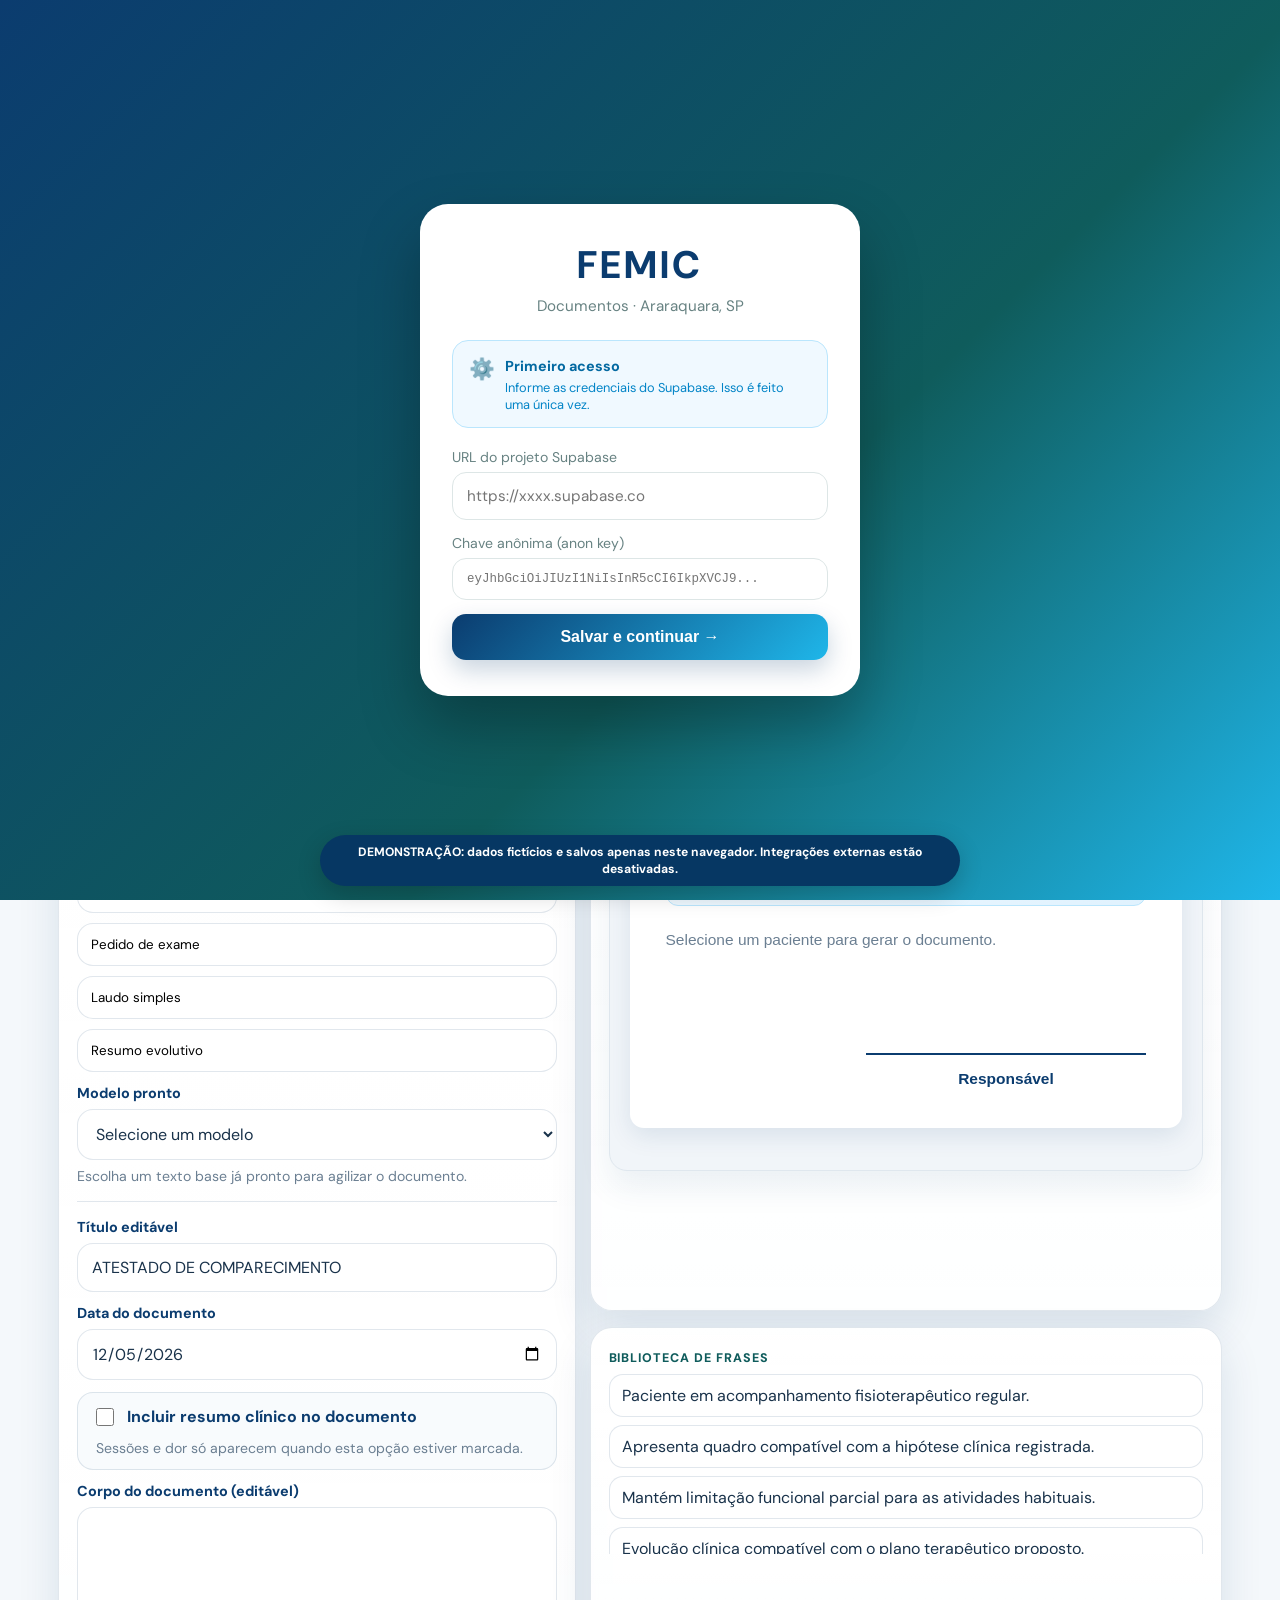
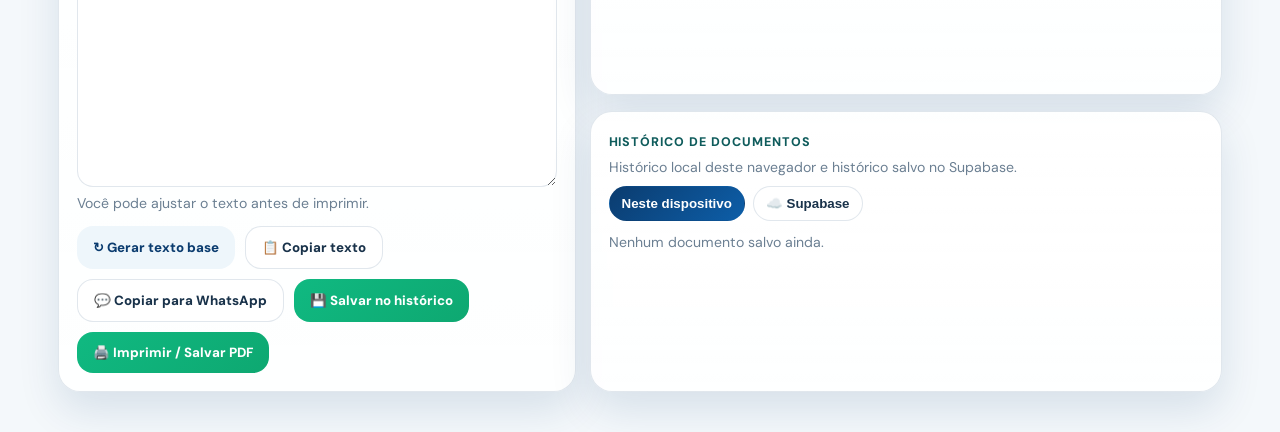
<file: documentos.html>
<!DOCTYPE html>
<html lang="pt-BR">
<head>
  <meta charset="UTF-8" />
  <meta name="viewport" content="width=device-width, initial-scale=1.0" />
  <title>FEMIC — Gerador de Documentos v1.6</title>
  <meta name="theme-color" content="#0b3c6f" />
  <link rel="preconnect" href="https://fonts.googleapis.com">
  <link rel="preconnect" href="https://fonts.gstatic.com" crossorigin>
  <link href="https://fonts.googleapis.com/css2?family=DM+Sans:wght@400;500;700;800&family=DM+Serif+Display&display=swap" rel="stylesheet">
  <link rel="stylesheet" href="css/femic-docs.css">
</head>
<body>
<!-- ===== FEMIC LOGIN OVERLAY ===== -->
<div id="femicLoginOverlay" style="
  position:fixed; inset:0; z-index:9999;
  background: linear-gradient(135deg, #0b3c6f 0%, #0f5c5c 60%, #1fb6e9 100%);
  display:flex; align-items:center; justify-content:center; padding:20px;
">
  <div style="
    background:#fff; border-radius:28px; padding:36px 32px;
    width:min(440px,100%); box-shadow:0 30px 60px rgba(0,0,0,.28);
  ">
    <div style="text-align:center; margin-bottom:24px;">
      <div style="font-size:2.4rem; font-weight:800; letter-spacing:.08em; color:#0b3c6f;">FEMIC</div>
      <div style="color:#678282; margin-top:6px; font-size:.95rem;">Documentos · Araraquara, SP</div>
    </div>
    <div id="loginStep1">
      <div style="background:#f0f9ff; border:1.5px solid #bae6fd; border-radius:16px; padding:14px 16px; margin-bottom:20px; display:flex; gap:10px;">
        <span style="font-size:1.3rem">⚙️</span>
        <div>
          <strong style="color:#0369a1; font-size:.9rem;">Primeiro acesso</strong>
          <div style="color:#0284c7; font-size:.8rem; margin-top:3px;">Informe as credenciais do Supabase. Isso é feito uma única vez.</div>
        </div>
      </div>
      <div style="display:grid; gap:14px;">
        <div>
          <label style="display:block; font-size:.88rem; color:#678282; margin-bottom:6px;">URL do projeto Supabase</label>
          <input id="setupUrl" type="url" placeholder="https://xxxx.supabase.co"
            style="width:100%; padding:13px 14px; border:1px solid #dde6e6; border-radius:14px; font-size:.95rem; outline:none; box-sizing:border-box; transition:.2s;"
            onfocus="this.style.borderColor='#1fb6e9'; this.style.boxShadow='0 0 0 3px rgba(31,182,233,.15)'"
            onblur="this.style.borderColor='#dde6e6'; this.style.boxShadow='none'">
        </div>
        <div>
          <label style="display:block; font-size:.88rem; color:#678282; margin-bottom:6px;">Chave anônima (anon key)</label>
          <input id="setupKey" type="text" placeholder="eyJhbGciOiJIUzI1NiIsInR5cCI6IkpXVCJ9..."
            style="width:100%; padding:13px 14px; border:1px solid #dde6e6; border-radius:14px; font-size:.78rem; outline:none; box-sizing:border-box; transition:.2s; font-family:monospace;"
            onfocus="this.style.borderColor='#1fb6e9'; this.style.boxShadow='0 0 0 3px rgba(31,182,233,.15)'"
            onblur="this.style.borderColor='#dde6e6'; this.style.boxShadow='none'">
        </div>
        <button onclick="femicSaveSetup()" style="padding:14px; background:linear-gradient(135deg,#0b3c6f,#1fb6e9); color:#fff; border:none; border-radius:14px; font-size:1rem; font-weight:700; cursor:pointer; box-shadow:0 10px 24px rgba(11,60,111,.22); transition:.2s;" onmouseover="this.style.transform='translateY(-1px)'" onmouseout="this.style.transform=''">Salvar e continuar →</button>
        <div id="setupError" style="color:#ef4444; text-align:center; font-size:.88rem; display:none; padding:4px 0;"></div>
      </div>
    </div>
    <div id="loginStep2" style="display:none;">
      <div style="display:grid; gap:14px;">
        <div>
          <label style="display:block; font-size:.88rem; color:#678282; margin-bottom:6px;">Email</label>
          <input id="loginEmail" type="email" placeholder="seu@email.com"
            style="width:100%; padding:13px 14px; border:1px solid #dde6e6; border-radius:14px; font-size:1rem; outline:none; box-sizing:border-box; transition:.2s;"
            onkeydown="if(event.key==='Enter')femicLogin()"
            onfocus="this.style.borderColor='#1fb6e9'; this.style.boxShadow='0 0 0 3px rgba(31,182,233,.15)'"
            onblur="this.style.borderColor='#dde6e6'; this.style.boxShadow='none'">
        </div>
        <div>
          <label style="display:block; font-size:.88rem; color:#678282; margin-bottom:6px;">Senha</label>
          <input id="loginPassword" type="password" placeholder="••••••••"
            style="width:100%; padding:13px 14px; border:1px solid #dde6e6; border-radius:14px; font-size:1rem; outline:none; box-sizing:border-box; transition:.2s;"
            onkeydown="if(event.key==='Enter')femicLogin()"
            onfocus="this.style.borderColor='#1fb6e9'; this.style.boxShadow='0 0 0 3px rgba(31,182,233,.15)'"
            onblur="this.style.borderColor='#dde6e6'; this.style.boxShadow='none'">
        </div>
        <button id="loginBtn" onclick="femicLogin()" style="padding:14px; background:linear-gradient(135deg,#0b3c6f,#1fb6e9); color:#fff; border:none; border-radius:14px; font-size:1rem; font-weight:700; cursor:pointer; box-shadow:0 10px 24px rgba(11,60,111,.22); transition:.2s;" onmouseover="this.style.transform='translateY(-1px)'" onmouseout="this.style.transform=''">Entrar</button>
        <div id="loginError" style="color:#ef4444; text-align:center; font-size:.88rem; display:none; padding:4px 0;"></div>
        <button onclick="femicShowSetup()" style="background:none; border:none; color:#94a3b8; font-size:.8rem; cursor:pointer; text-decoration:underline; padding:0;">⚙️ Alterar configuração do Supabase</button>
      </div>
    </div>
  </div>
</div>

<div class="toast-wrap" id="toastWrap"></div>
</head>
<body>
<!-- ===== FEMIC LOGIN OVERLAY ===== -->
<div id="femicLoginOverlay" style="
  position:fixed; inset:0; z-index:9999;
  background: linear-gradient(135deg, #0b3c6f 0%, #0f5c5c 60%, #1fb6e9 100%);
  display:flex; align-items:center; justify-content:center; padding:20px;
">
  <div style="
    background:#fff; border-radius:28px; padding:36px 32px;
    width:min(440px,100%); box-shadow:0 30px 60px rgba(0,0,0,.28);
  ">
    <div style="text-align:center; margin-bottom:24px;">
      <div style="font-size:2.4rem; font-weight:800; letter-spacing:.08em; color:#0b3c6f;">FEMIC</div>
      <div style="color:#678282; margin-top:6px; font-size:.95rem;">Documentos · Araraquara, SP</div>
    </div>
    <div id="loginStep1">
      <div style="background:#f0f9ff; border:1.5px solid #bae6fd; border-radius:16px; padding:14px 16px; margin-bottom:20px; display:flex; gap:10px;">
        <span style="font-size:1.3rem">⚙️</span>
        <div>
          <strong style="color:#0369a1; font-size:.9rem;">Primeiro acesso</strong>
          <div style="color:#0284c7; font-size:.8rem; margin-top:3px;">Informe as credenciais do Supabase. Isso é feito uma única vez.</div>
        </div>
      </div>
      <div style="display:grid; gap:14px;">
        <div>
          <label style="display:block; font-size:.88rem; color:#678282; margin-bottom:6px;">URL do projeto Supabase</label>
          <input id="setupUrl" type="url" placeholder="https://xxxx.supabase.co"
            style="width:100%; padding:13px 14px; border:1px solid #dde6e6; border-radius:14px; font-size:.95rem; outline:none; box-sizing:border-box; transition:.2s;"
            onfocus="this.style.borderColor='#1fb6e9'; this.style.boxShadow='0 0 0 3px rgba(31,182,233,.15)'"
            onblur="this.style.borderColor='#dde6e6'; this.style.boxShadow='none'">
        </div>
        <div>
          <label style="display:block; font-size:.88rem; color:#678282; margin-bottom:6px;">Chave anônima (anon key)</label>
          <input id="setupKey" type="text" placeholder="eyJhbGciOiJIUzI1NiIsInR5cCI6IkpXVCJ9..."
            style="width:100%; padding:13px 14px; border:1px solid #dde6e6; border-radius:14px; font-size:.78rem; outline:none; box-sizing:border-box; transition:.2s; font-family:monospace;"
            onfocus="this.style.borderColor='#1fb6e9'; this.style.boxShadow='0 0 0 3px rgba(31,182,233,.15)'"
            onblur="this.style.borderColor='#dde6e6'; this.style.boxShadow='none'">
        </div>
        <button onclick="femicSaveSetup()" style="padding:14px; background:linear-gradient(135deg,#0b3c6f,#1fb6e9); color:#fff; border:none; border-radius:14px; font-size:1rem; font-weight:700; cursor:pointer; box-shadow:0 10px 24px rgba(11,60,111,.22); transition:.2s;" onmouseover="this.style.transform='translateY(-1px)'" onmouseout="this.style.transform=''">Salvar e continuar →</button>
        <div id="setupError" style="color:#ef4444; text-align:center; font-size:.88rem; display:none; padding:4px 0;"></div>
      </div>
    </div>
    <div id="loginStep2" style="display:none;">
      <div style="display:grid; gap:14px;">
        <div>
          <label style="display:block; font-size:.88rem; color:#678282; margin-bottom:6px;">Email</label>
          <input id="loginEmail" type="email" placeholder="seu@email.com"
            style="width:100%; padding:13px 14px; border:1px solid #dde6e6; border-radius:14px; font-size:1rem; outline:none; box-sizing:border-box; transition:.2s;"
            onkeydown="if(event.key==='Enter')femicLogin()"
            onfocus="this.style.borderColor='#1fb6e9'; this.style.boxShadow='0 0 0 3px rgba(31,182,233,.15)'"
            onblur="this.style.borderColor='#dde6e6'; this.style.boxShadow='none'">
        </div>
        <div>
          <label style="display:block; font-size:.88rem; color:#678282; margin-bottom:6px;">Senha</label>
          <input id="loginPassword" type="password" placeholder="••••••••"
            style="width:100%; padding:13px 14px; border:1px solid #dde6e6; border-radius:14px; font-size:1rem; outline:none; box-sizing:border-box; transition:.2s;"
            onkeydown="if(event.key==='Enter')femicLogin()"
            onfocus="this.style.borderColor='#1fb6e9'; this.style.boxShadow='0 0 0 3px rgba(31,182,233,.15)'"
            onblur="this.style.borderColor='#dde6e6'; this.style.boxShadow='none'">
        </div>
        <button id="loginBtn" onclick="femicLogin()" style="padding:14px; background:linear-gradient(135deg,#0b3c6f,#1fb6e9); color:#fff; border:none; border-radius:14px; font-size:1rem; font-weight:700; cursor:pointer; box-shadow:0 10px 24px rgba(11,60,111,.22); transition:.2s;" onmouseover="this.style.transform='translateY(-1px)'" onmouseout="this.style.transform=''">Entrar</button>
        <div id="loginError" style="color:#ef4444; text-align:center; font-size:.88rem; display:none; padding:4px 0;"></div>
        <button onclick="femicShowSetup()" style="background:none; border:none; color:#94a3b8; font-size:.8rem; cursor:pointer; text-decoration:underline; padding:0;">⚙️ Alterar configuração do Supabase</button>
      </div>
    </div>
  </div>
</div>

<div class="toast-wrap" id="toastWrap"></div>

  <div class="topbar">
    <div class="topbar-inner">
      <div class="brand">
        <div class="brand-badge" aria-hidden="true"></div>
        <div>
          <h1>FEMIC — Gerador de Documentos</h1>
          <p>Atestados, declarações, pedidos e laudos com modelos prontos, assinatura, histórico local e histórico Supabase · <strong>v1.6</strong></p>
        </div>
      </div>
      <div class="toolbar">
        <button class="btn success" onclick="printCurrent()">🖨️ Imprimir / Salvar PDF</button>
        <button class="btn" onclick="femicLogout()" style="border:1px solid rgba(239,68,68,.25); color:#b91c1c; background:#fff7f7;">🚪 <span id="loginUserLabel">Sair</span></button>
      </div>
    </div>
  </div>

  <div class="wrap">
    <div class="top-tabs">
      <button class="tab-btn active" data-panel="main" onclick="showPanel('main')">📄 Documentos</button>
      <button class="tab-btn" data-panel="settings" onclick="showPanel('settings')">⚙️ Configurações</button>
    </div>

    <div class="panel active" id="panel-main">
    <section class="grid hero">
      <div class="card">
        <div class="eyebrow">Documentos rápidos</div>
        <h2 class="headline">Gere documentos bonitos sem mexer no sistema principal.</h2>
        <p class="lead">
          Carregue dados da FEMIC por backup JSON ou direto do Supabase, selecione o paciente e monte um documento pronto para impressão.
          Tudo de forma separada, leve e segura.
        </p>
        <div class="divider"></div>
        <input type="hidden" id="supabaseUrl"><input type="hidden" id="supabaseKey">        <div class="meta-grid">
          <div class="kpi"><div class="small muted">Pacientes carregados</div><strong id="kpiPatients">0</strong></div>
          <div class="kpi"><div class="small muted">Sessões encontradas</div><strong id="kpiSessions">0</strong></div>
          <div class="kpi"><div class="small muted">Fonte ativa</div><strong id="kpiSource" style="font-size:1.1rem">Nenhuma</strong></div>
        </div>
      </div>

      <div class="card">
        <div class="eyebrow">Fonte de dados</div>
        <div class="source-grid">
          <div class="field">
            <label>Backup JSON</label>
            <input type="file" id="jsonFile" accept=".json,application/json">
            <div class="muted small">Use o backup exportado do sistema principal.</div>
          </div>
          <div class="field">
            <label>Supabase</label>
            <div class="muted small" style="margin-bottom:8px;">URL, anon key, assinatura e carimbo ficam na aba <strong>Configurações</strong>.</div>
            <div class="toolbar" style="margin-top:10px;">
              <button class="btn primary" onclick="loadFromSupabase()">☁️ Carregar Supabase salvo</button>
              <button class="btn secondary" onclick="showPanel('settings')">⚙️ Abrir Configurações</button>
            </div>
          </div>
        </div>
      </div>
    </section>

    <section class="grid doc-grid" style="margin-top:16px;">
      <div class="card">
        <div class="eyebrow">Configuração</div>
        <div class="quick-actions">
          <button class="btn primary" onclick="quickGenerate()">⚡ Documento rápido</button>
          <button class="btn ghost" onclick="toggleAdvanced()">⚙️ Mais opções</button>
        </div>
        <div class="field">
          <label>Paciente</label>
          <select id="patientSelect" onchange="onPatientChange()">
            <option value="">Selecione</option>
          </select>
        </div>
        <div class="field" style="margin-top:12px;">
          <label>Tipo de documento</label>
          <div class="doc-list">
            <button class="doc-chip active" data-type="attendance" onclick="setDocType('attendance')">Atestado de comparecimento</button>
            <button class="doc-chip" data-type="declaration" onclick="setDocType('declaration')">Declaração de atendimento</button>
            <button class="doc-chip" data-type="exam" onclick="setDocType('exam')">Pedido de exame</button>
            <button class="doc-chip" data-type="report" onclick="setDocType('report')">Laudo simples</button>
            <button class="doc-chip" data-type="summary" onclick="setDocType('summary')">Resumo evolutivo</button>
          </div>
        </div>

        <div class="field" style="margin-top:12px;">
          <label>Modelo pronto</label>
          <select id="presetSelect" onchange="applyPreset()">
            <option value="">Selecione um modelo</option>
          </select>
          <div class="muted small">Escolha um texto base já pronto para agilizar o documento.</div>
        </div>

        <div class="divider"></div>

        <div class="field">
          <label>Título editável</label>
          <input id="docTitleInput" value="ATESTADO DE COMPARECIMENTO" oninput="renderDocument()">
        </div>
        <div class="field" style="margin-top:12px;">
          <label>Data do documento</label>
          <input id="docDateInput" type="date" oninput="renderDocument()">
        </div>
        <div class="toggle-row">
          <input id="includeClinicalSummary" type="checkbox" onchange="renderDocument()">
          <label for="includeClinicalSummary">Incluir resumo clínico no documento</label>
          <span class="muted small">Sessões e dor só aparecem quando esta opção estiver marcada.</span>
        </div>
        <div id="advancedFields" class="advanced-fields">
        <div class="field" style="margin-top:12px;">
          <label>CPF do paciente</label>
          <input id="patientCpfInput" placeholder="000.000.000-00" oninput="renderDocument()">
        </div>
        <div class="field" style="margin-top:12px;">
          <label>RG (opcional)</label>
          <input id="patientRgInput" placeholder="RG" oninput="renderDocument()">
        </div>
        <div class="field" style="margin-top:12px;">
          <label>Data de nascimento (opcional)</label>
          <input id="patientBirthInput" type="date" oninput="renderDocument()">
        </div>
        <div class="field" style="margin-top:12px;">
          <label>Identificação profissional</label>
          <div class="muted small">Nome do profissional, registro, assinatura e carimbo ficam na aba <strong>Configurações</strong>.</div>
          <div class="toolbar" style="margin-top:10px;">
            <button class="btn secondary" onclick="showPanel('settings')">⚙️ Abrir Configurações</button>
          </div>
        </div>
        <div class="helper-grid" style="margin-top:12px;">
          <div class="field">
            <label>Finalidade</label>
            <select id="documentPurposeSelect" onchange="generateTemplate()">
              <option value="geral">Uso geral</option>
              <option value="trabalho">Trabalho</option>
              <option value="escola">Escola</option>
              <option value="inss">INSS / perícia</option>
              <option value="convênio">Convênio</option>
              <option value="uso_pessoal">Uso pessoal</option>
            </select>
          </div>
          <div class="field">
            <label>Lado / segmento (opcional)</label>
            <select id="bodySideSelect" onchange="generateTemplate()">
              <option value="">Não informar</option>
              <option value="direito">Direito</option>
              <option value="esquerdo">Esquerdo</option>
              <option value="bilateral">Bilateral</option>
            </select>
          </div>
        </div>

        <div class="helper-grid" style="margin-top:12px;">
          <div class="field">
            <label>Período inicial (opcional)</label>
            <input id="periodStartInput" type="date" oninput="generateTemplate()">
          </div>
          <div class="field">
            <label>Período final (opcional)</label>
            <input id="periodEndInput" type="date" oninput="generateTemplate()">
          </div>
        </div>

        <div class="field" style="margin-top:12px;">
          <label>Upload da assinatura (opcional)</label>
          <input id="signatureFileInput" type="file" accept="image/png,image/jpeg,image/webp" onchange="handleSignatureUpload(event)">
          <div class="muted small">Pode usar uma imagem com fundo transparente para melhor acabamento.</div>
        </div>
        </div>

        <input type="hidden" id="professionalNameInput">
        <input type="hidden" id="professionalNoteInput">
        <input type="hidden" id="showStampSelect" value="yes">
        <div class="field" style="margin-top:12px;">
          <label>Corpo do documento (editável)</label>
          <textarea id="docBodyInput" rows="12" oninput="renderDocument()"></textarea>
          <div class="muted small">Você pode ajustar o texto antes de imprimir.</div>
        </div>
        <div class="toolbar" style="margin-top:14px;">
          <button class="btn ghost" onclick="generateTemplate()">↻ Gerar texto base</button>
          <button class="btn secondary" onclick="copyDocumentText()">📋 Copiar texto</button>
          <button class="btn secondary" onclick="copyWhatsAppText()">💬 Copiar para WhatsApp</button>
          <button class="btn success" onclick="saveCurrentDocument()">💾 Salvar no histórico</button>
          <button class="btn success" onclick="printCurrent()">🖨️ Imprimir / Salvar PDF</button>
        </div>
      </div>

      <div class="grid" style="gap:16px;">
        <div class="card">
          <div class="eyebrow">Pré-visualização</div>
          <div id="preview" class="preview">
            <div class="doc-page">
              <div class="muted">Carregue dados, selecione o paciente e gere um documento.</div>
            </div>
          </div>
        </div>

        <div class="card">
          <div class="eyebrow">Biblioteca de frases</div>
          <div class="phrase-list" id="phraseList"></div>
        </div>

        <div class="card">
          <div class="eyebrow">Histórico de documentos</div>
          <div class="muted small" style="margin-bottom:10px;">Histórico local deste navegador e histórico salvo no Supabase.</div>
          <div class="history-tabs">
            <button class="history-tab active" id="historyLocalTab" type="button" onclick="showHistoryPanel('local')">Neste dispositivo</button>
            <button class="history-tab" id="historyCloudTab" type="button" onclick="showHistoryPanel('cloud')">☁️ Supabase</button>
          </div>
          <div class="history-panel active" id="historyPanelLocal">
            <div class="history-list" id="historyList"></div>
          </div>
          <div class="history-panel" id="historyPanelCloud">
            <div class="history-toolbar">
              <button class="btn secondary" type="button" onclick="loadCloudHistory()">↻ Atualizar nuvem</button>
              <button class="btn ghost" type="button" onclick="loadCloudHistory(true)">Filtrar paciente atual</button>
            </div>
            <div class="history-list" id="cloudHistoryList"><div class="muted small">Clique em “Atualizar nuvem” para carregar.</div></div>
          </div>
        </div>
      </div>
    </section>
  </div>

    </div>

    <div class="panel" id="panel-settings">
      <section class="grid hero">
        <div class="card">
          <div class="eyebrow">Configuração persistente</div>
          <h2 class="headline">Deixe tudo salvo e a tela principal mais limpa.</h2>
          <p class="lead">As configurações abaixo ficam guardadas neste navegador: URL e chave do Supabase, assinatura, carimbo, nome do profissional e preferências visuais.</p>
        </div>
        <div class="card">
          <div class="eyebrow">Ações rápidas</div>
          <div class="toolbar">
            <button class="btn primary" onclick="saveSettings()">💾 Salvar configurações</button>
            <button class="btn secondary" onclick="loadSettings(true)">↻ Recarregar salvas</button>
            <button class="btn warning" onclick="resetSettings()">🧹 Limpar configurações</button>
          </div>
          <div class="muted small" style="margin-top:12px;">Essas configurações são locais deste navegador e não afetam o sistema principal da FEMIC.</div>
        </div>
      </section>

      <section class="grid" style="margin-top:16px;">
        <div class="card">
          <div class="eyebrow">Supabase</div>
          <div class="helper-grid">
            <div class="field">
              <label>URL do Supabase</label>
              <input id="settingsSupabaseUrl" placeholder="https://xxxx.supabase.co">
            </div>
            <div class="field">
              <label>Anon key</label>
              <input id="settingsSupabaseKey" placeholder="Anon key">
            </div>
          </div>
          <div class="toolbar" style="margin-top:12px;">
            <button class="btn primary" onclick="applyStoredSupabaseToMain()">Aplicar na tela principal</button>
            <button class="btn secondary" onclick="loadFromSupabase()">☁️ Carregar Supabase</button>
          </div>
        </div>

        <div class="card">
          <div class="eyebrow">Tabela para histórico na nuvem</div>
          <p class="muted small">Execute este SQL uma única vez no Supabase. Ele cria uma tabela separada do sistema principal para guardar os documentos gerados.</p>
          <div class="sql-box" id="cloudHistorySql">-- Execute uma única vez no Supabase SQL Editor

create table if not exists public.femic_generated_documents (
  id uuid primary key default gen_random_uuid(),
  patient_id text,
  patient_name text,
  document_type text,
  document_title text,
  document_body text,
  document_date date,
  rendered_html text,
  metadata jsonb default '{}'::jsonb,
  status text default 'active',
  source text default 'gerador_documentos_femic',
  created_at timestamptz default now(),
  updated_at timestamptz default now()
);

create index if not exists idx_femic_gendocs_patient_id
  on public.femic_generated_documents(patient_id);

create index if not exists idx_femic_gendocs_created_at
  on public.femic_generated_documents(created_at desc);

alter table public.femic_generated_documents enable row level security;

-- Apenas usuários autenticados podem ler, gravar e editar
drop policy if exists "Allow anon read generated documents" on public.femic_generated_documents;
drop policy if exists "Allow anon insert generated documents" on public.femic_generated_documents;
drop policy if exists "Allow anon update generated documents" on public.femic_generated_documents;

create policy "Authenticated read"
  on public.femic_generated_documents for select
  using (auth.role() = 'authenticated');

create policy "Authenticated insert"
  on public.femic_generated_documents for insert
  with check (auth.role() = 'authenticated');

create policy "Authenticated update"
  on public.femic_generated_documents for update
  using (auth.role() = 'authenticated')
  with check (auth.role() = 'authenticated');</div>
          <div class="toolbar" style="margin-top:12px;">
            <button class="btn secondary" type="button" onclick="copyCloudHistorySql()">📋 Copiar SQL</button>
          </div>
        </div>

        <div class="card">
          <div class="eyebrow">Assinatura e carimbo</div>
          <div class="helper-grid">
            <div class="field">
              <label>Upload do carimbo</label>
              <input id="settingsStampFileInput" type="file" accept="image/png,image/jpeg,image/webp" onchange="handleStampUpload(event)">
              <div class="muted small">Use preferencialmente PNG com fundo transparente.</div>
            </div>
            <div class="field">
              <label>Upload da assinatura</label>
              <input id="settingsSignatureFileInput" type="file" accept="image/png,image/jpeg,image/webp" onchange="handleSignatureUpload(event)">
              <div class="muted small">A imagem fica salva neste navegador.</div>
            </div>
          </div>
          <div class="preview-thumb">
            <div class="thumb-box"><strong>Carimbo</strong><div id="stampPreview" class="muted small">Nenhum</div></div>
            <div class="thumb-box"><strong>Assinatura</strong><div id="signaturePreview" class="muted small">Nenhuma</div></div>
          </div>

          <div class="helper-grid" style="margin-top:12px;">
            <div class="field">
              <label>Mostrar carimbo por padrão</label>
              <select id="settingsShowStamp">
                <option value="yes">Sim</option>
                <option value="no">Não</option>
              </select>
            </div>
            <div class="field">
              <label>Mostrar carimbo na tela principal</label>
              <button class="btn secondary" onclick="syncSettingsToMain()">Aplicar preferências</button>
            </div>
          </div>
        </div>

        <div class="card">
          <div class="eyebrow">Identificação profissional</div>
          <div class="helper-grid">
            <div class="field">
              <label>Nome do profissional / assinatura</label>
              <input id="settingsProfessionalName" placeholder="Ex.: Responsável técnico(a)">
            </div>
            <div class="field">
              <label>Registro / observação</label>
              <input id="settingsProfessionalNote" placeholder="Ex.: CREFITO / assinatura">
            </div>
          </div>
        </div>
      </section>
    </div>

  <div id="printArea" style="display:none;"></div>

  <script src="js/femic-demo.js"></script>
  <script src="js/femic-docs.js"></script>
</body>
</body>
</html>
</file>
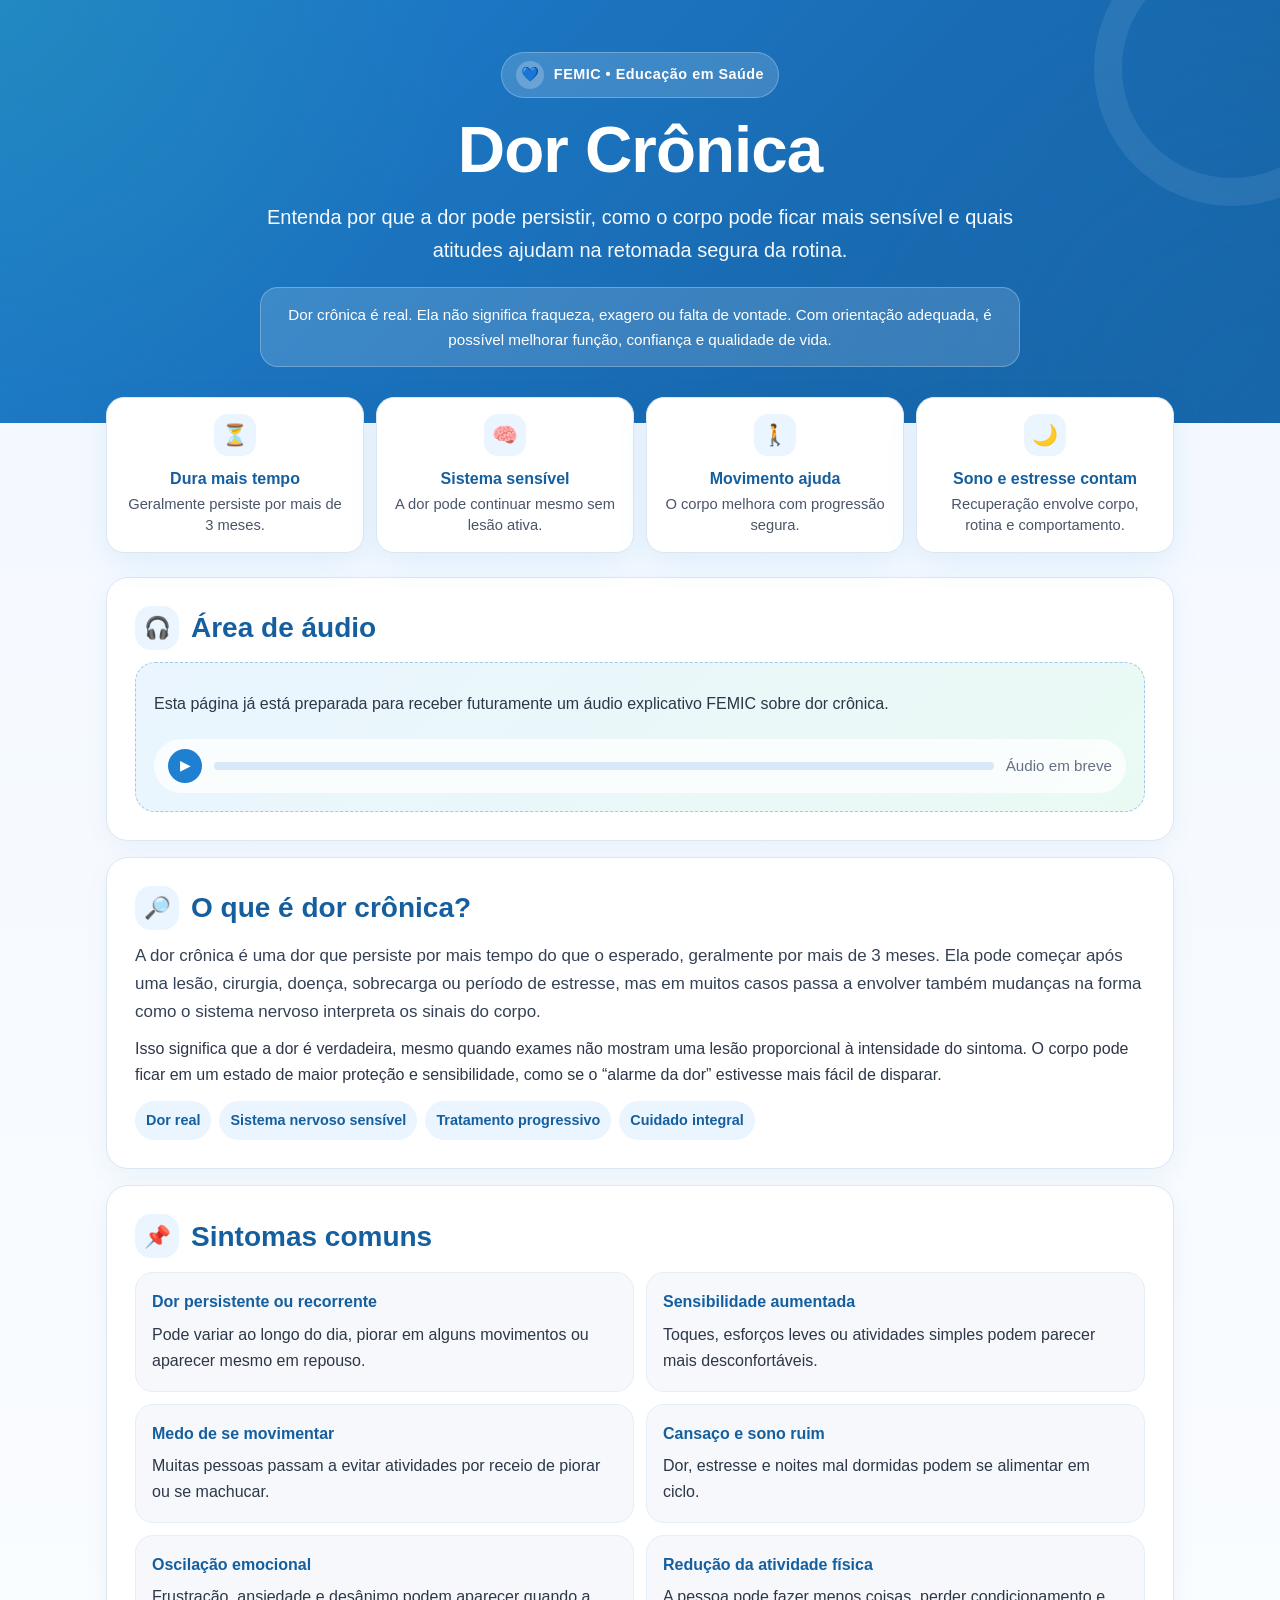
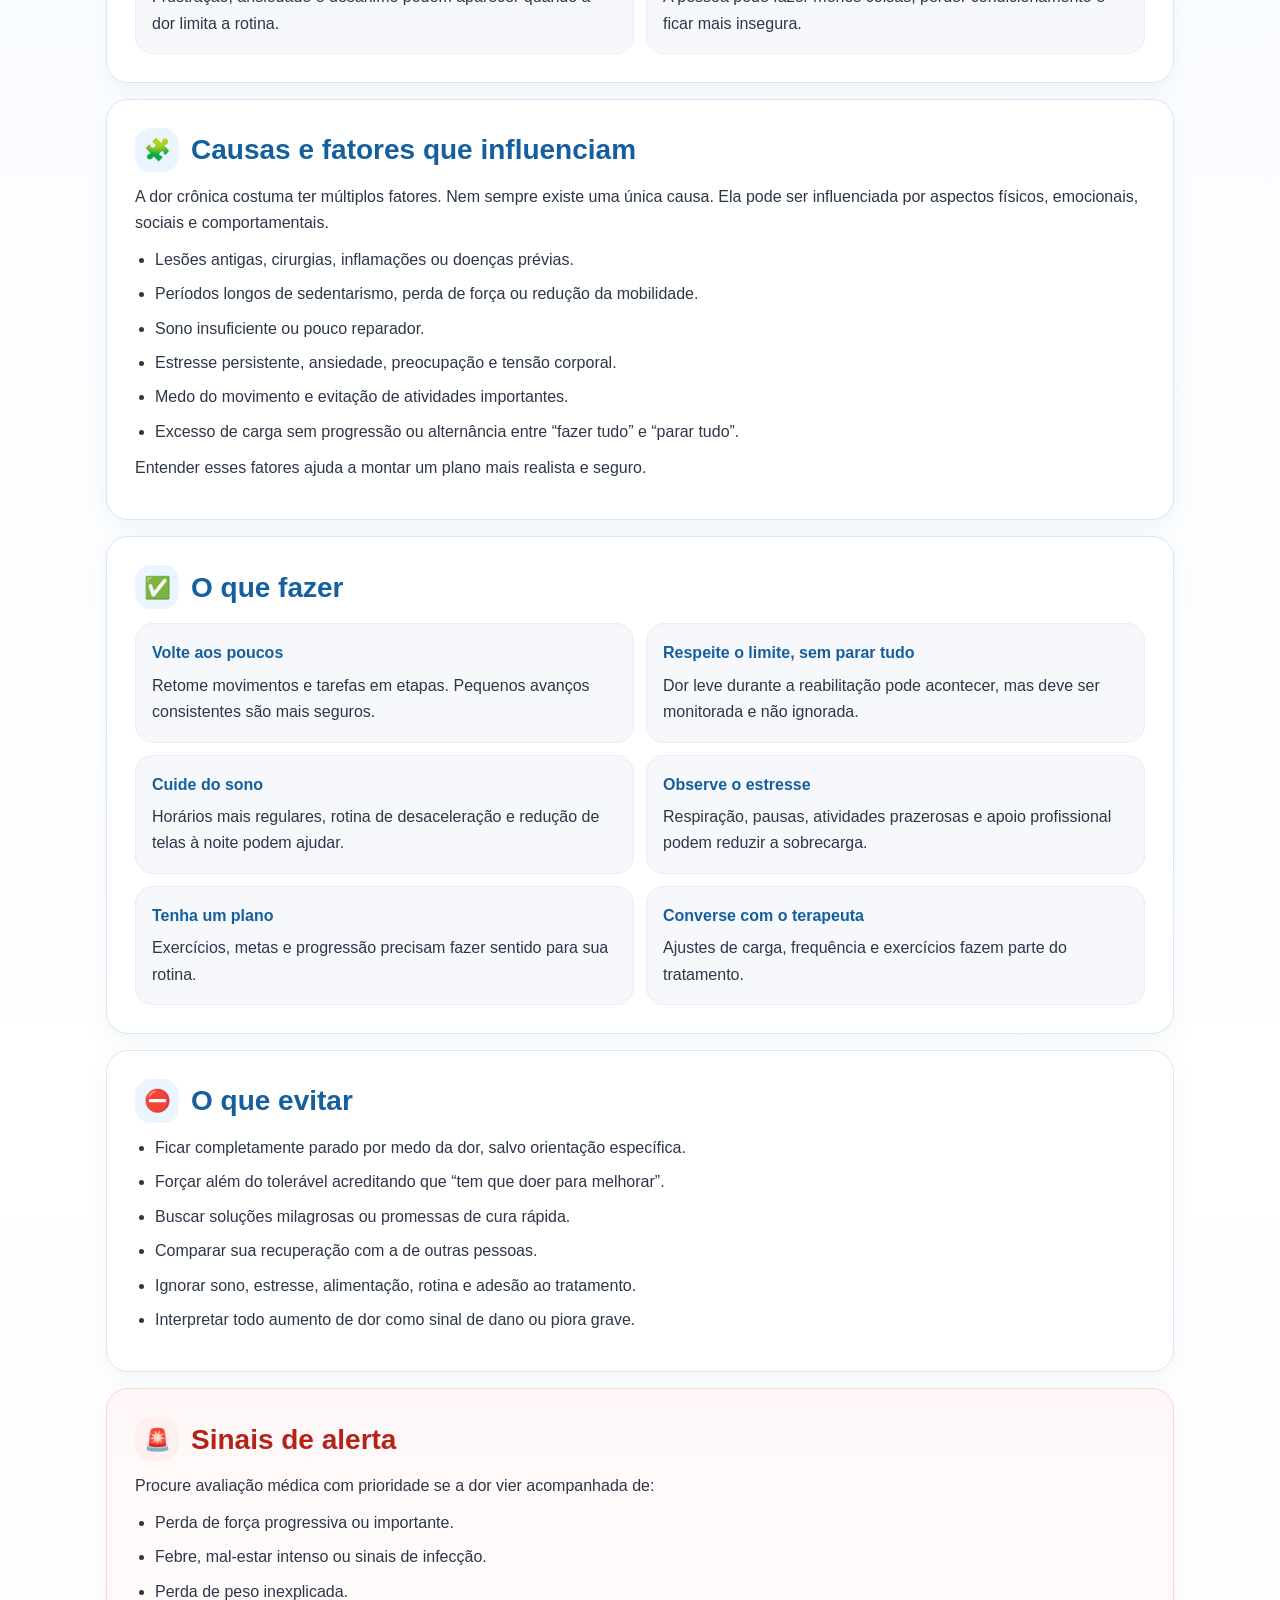
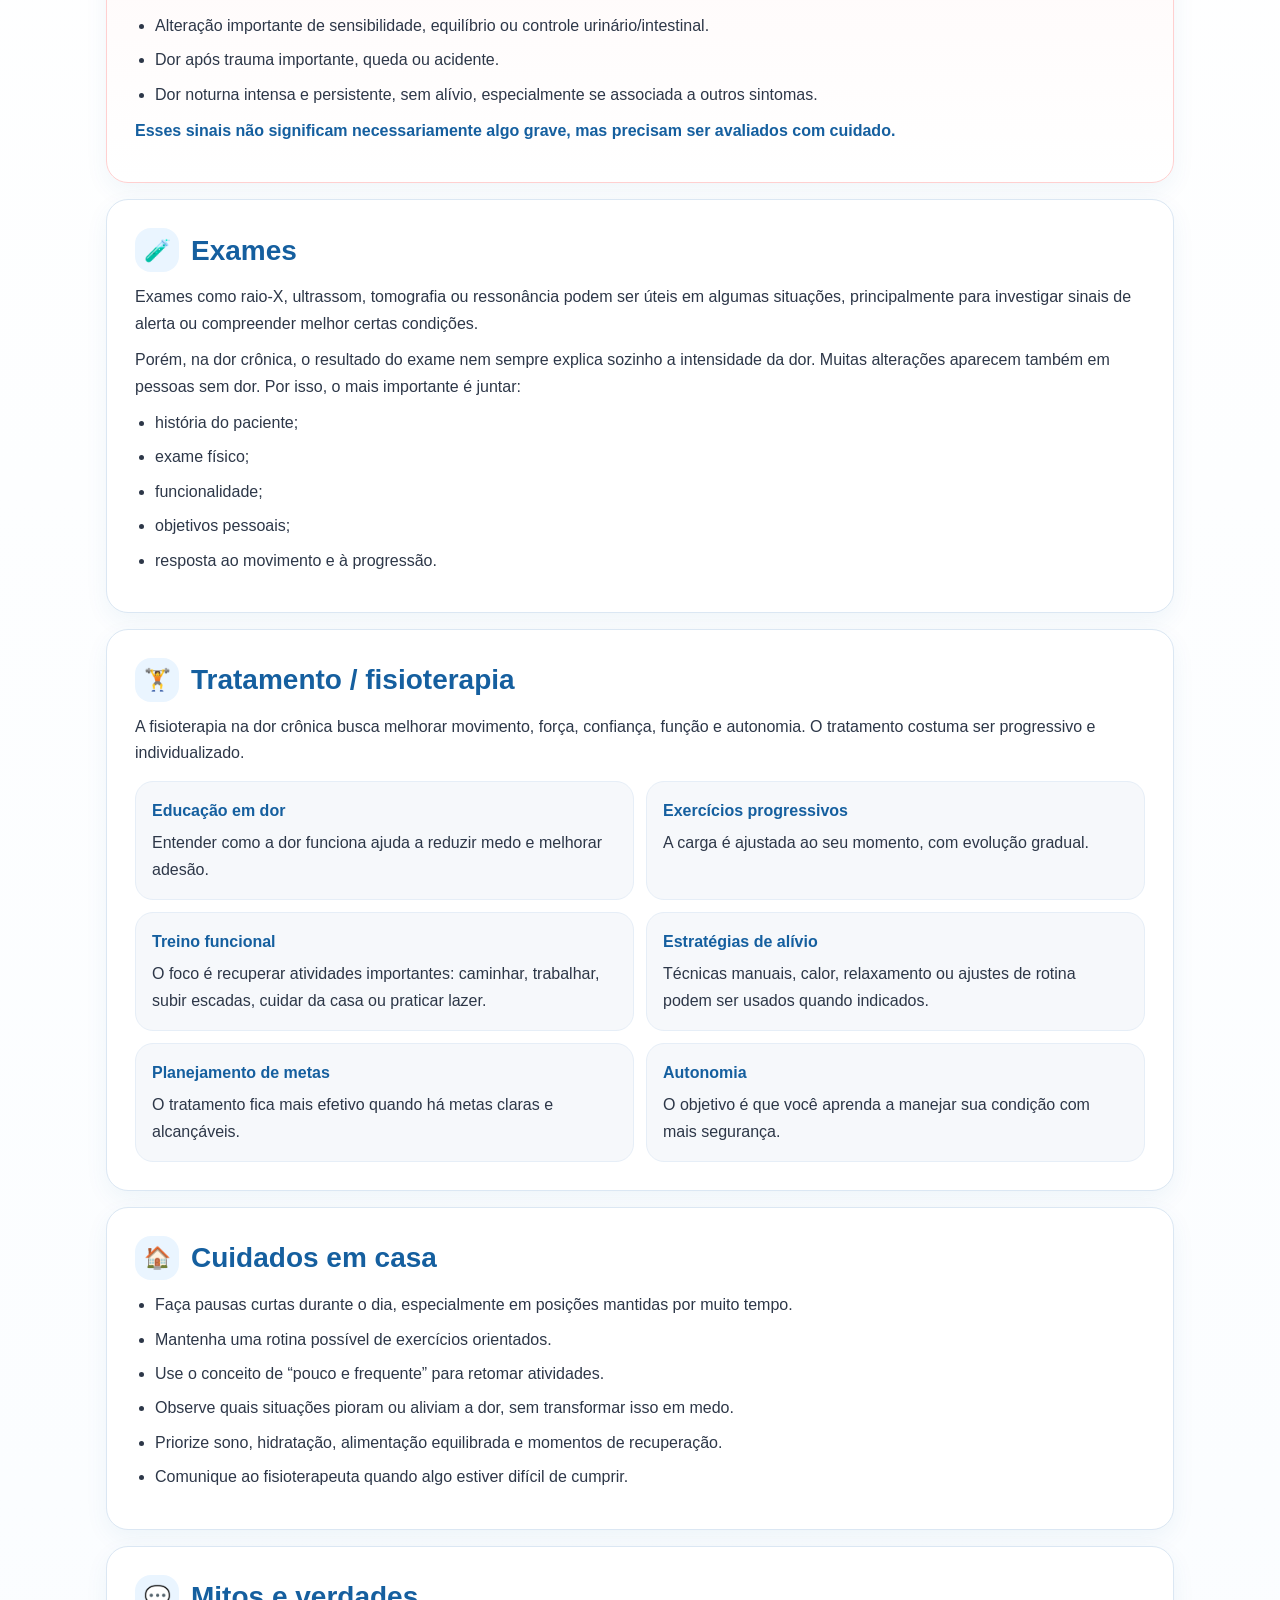
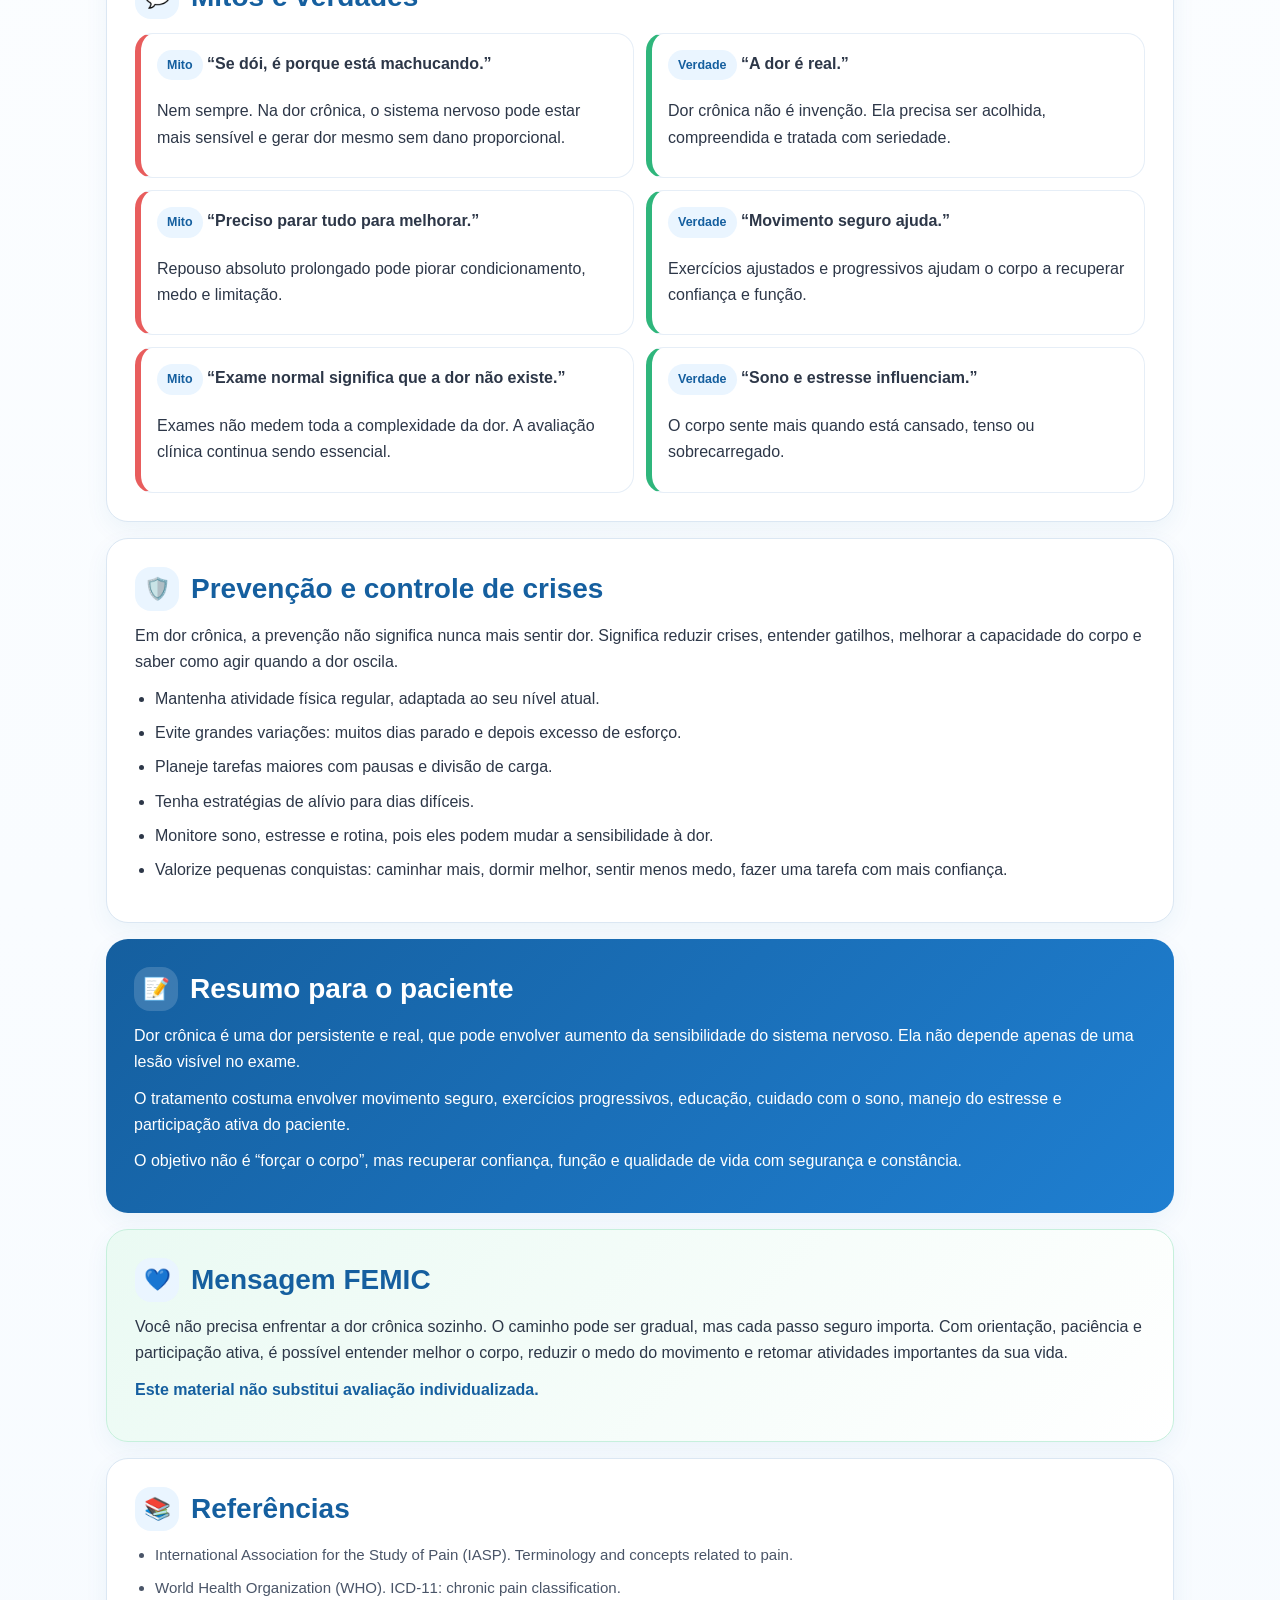
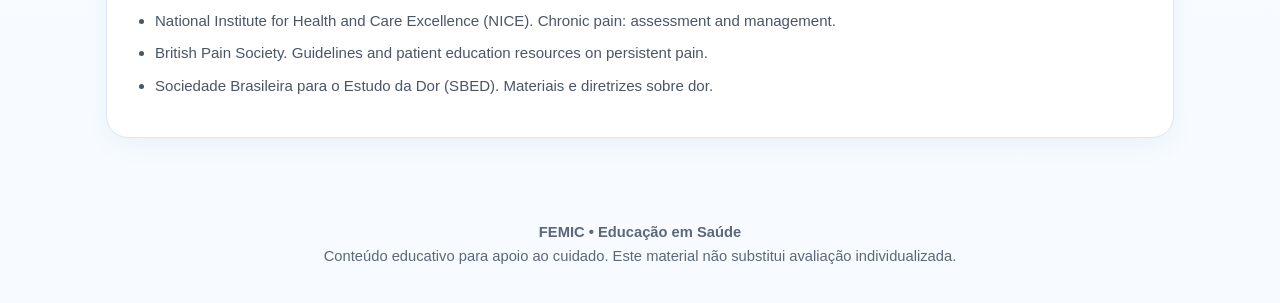
<file: dor-cronica.html>
<!DOCTYPE html>
<html lang="pt-BR">
<head>
  <meta charset="UTF-8" />
  <meta name="viewport" content="width=device-width, initial-scale=1.0" />
  <title>Dor Crônica | FEMIC</title>
  <meta name="description" content="Material educativo FEMIC sobre dor crônica, com orientações simples, seguras e baseadas em evidências para pacientes." />

  <style>
    :root {
      --azul: #1f7fd1;
      --azul-escuro: #155f9f;
      --azul-claro: #eaf5ff;
      --verde: #2fb67c;
      --verde-claro: #eafaf3;
      --amarelo: #ffb84d;
      --vermelho: #e85d5d;
      --cinza-texto: #2d3748;
      --cinza-suave: #f6f8fb;
      --branco: #ffffff;
      --borda: #dbe7f3;
      --sombra: 0 10px 30px rgba(31, 127, 209, 0.10);
      --radius: 22px;
    }

    * {
      box-sizing: border-box;
    }

    html {
      scroll-behavior: smooth;
    }

    body {
      margin: 0;
      font-family: Arial, Helvetica, sans-serif;
      background: linear-gradient(180deg, #f2f8ff 0%, #ffffff 40%, #f7fbff 100%);
      color: var(--cinza-texto);
      line-height: 1.65;
    }

    a {
      color: inherit;
    }

    .page {
      width: 100%;
      overflow-x: hidden;
    }

    .hero {
      position: relative;
      padding: 34px 18px 28px;
      background:
        radial-gradient(circle at top left, rgba(47, 182, 124, 0.18), transparent 34%),
        radial-gradient(circle at bottom right, rgba(31, 127, 209, 0.22), transparent 36%),
        linear-gradient(135deg, #1f7fd1 0%, #155f9f 100%);
      color: var(--branco);
      text-align: center;
      overflow: hidden;
    }

    .hero::after {
      content: "";
      position: absolute;
      width: 220px;
      height: 220px;
      border: 28px solid rgba(255,255,255,0.08);
      border-radius: 50%;
      right: -90px;
      top: -70px;
    }

    .brand {
      position: relative;
      z-index: 1;
      display: inline-flex;
      align-items: center;
      gap: 10px;
      padding: 8px 14px;
      border-radius: 999px;
      background: rgba(255,255,255,0.16);
      border: 1px solid rgba(255,255,255,0.25);
      font-weight: 700;
      letter-spacing: 0.5px;
      font-size: 0.9rem;
      margin-bottom: 18px;
    }

    .brand-icon {
      width: 28px;
      height: 28px;
      display: grid;
      place-items: center;
      border-radius: 50%;
      background: rgba(255,255,255,0.22);
    }

    .hero h1 {
      position: relative;
      z-index: 1;
      margin: 0;
      font-size: clamp(2rem, 8vw, 4.1rem);
      line-height: 1.05;
      letter-spacing: -1px;
    }

    .hero p {
      position: relative;
      z-index: 1;
      max-width: 780px;
      margin: 16px auto 0;
      font-size: clamp(1rem, 3vw, 1.25rem);
      opacity: 0.96;
    }

    .hero-note {
      position: relative;
      z-index: 1;
      margin: 20px auto 0;
      max-width: 760px;
      background: rgba(255,255,255,0.15);
      border: 1px solid rgba(255,255,255,0.25);
      padding: 14px 16px;
      border-radius: 18px;
      font-size: 0.95rem;
    }

    .quickbar {
      max-width: 1100px;
      margin: -26px auto 24px;
      padding: 0 16px;
      position: relative;
      z-index: 4;
      display: grid;
      grid-template-columns: 1fr;
      gap: 12px;
    }

    .quick-item {
      background: var(--branco);
      border: 1px solid var(--borda);
      border-radius: 18px;
      box-shadow: var(--sombra);
      padding: 16px;
      display: flex;
      align-items: flex-start;
      gap: 12px;
    }

    .quick-emoji {
      flex: 0 0 42px;
      width: 42px;
      height: 42px;
      display: grid;
      place-items: center;
      border-radius: 14px;
      background: var(--azul-claro);
      font-size: 1.3rem;
    }

    .quick-item strong {
      display: block;
      color: var(--azul-escuro);
      margin-bottom: 2px;
    }

    .quick-item span {
      display: block;
      font-size: 0.92rem;
      color: #4a5568;
      line-height: 1.4;
    }

    main {
      max-width: 1100px;
      margin: 0 auto;
      padding: 0 16px 42px;
    }

    .section {
      background: var(--branco);
      border: 1px solid var(--borda);
      border-radius: var(--radius);
      box-shadow: 0 8px 24px rgba(21, 95, 159, 0.06);
      padding: 22px;
      margin: 16px 0;
    }

    .section-header {
      display: flex;
      align-items: center;
      gap: 12px;
      margin-bottom: 12px;
    }

    .icon {
      flex: 0 0 44px;
      width: 44px;
      height: 44px;
      display: grid;
      place-items: center;
      border-radius: 16px;
      background: var(--azul-claro);
      font-size: 1.35rem;
    }

    h2 {
      color: var(--azul-escuro);
      margin: 0;
      font-size: clamp(1.3rem, 4vw, 1.75rem);
      line-height: 1.2;
    }

    p {
      margin: 10px 0;
    }

    .lead {
      font-size: 1.06rem;
      color: #344054;
    }

    .grid {
      display: grid;
      grid-template-columns: 1fr;
      gap: 12px;
      margin-top: 14px;
    }

    .mini-card {
      background: var(--cinza-suave);
      border: 1px solid #e6eef7;
      border-radius: 18px;
      padding: 16px;
    }

    .mini-card strong {
      color: var(--azul-escuro);
      display: block;
      margin-bottom: 6px;
    }

    ul {
      padding-left: 20px;
      margin: 10px 0;
    }

    li {
      margin: 8px 0;
    }

    .audio-box {
      display: grid;
      gap: 12px;
      background: linear-gradient(135deg, #eaf5ff 0%, #eafaf3 100%);
      border: 1px dashed #9fc8ec;
      border-radius: 20px;
      padding: 18px;
    }

    .audio-player-fake {
      height: 54px;
      border-radius: 999px;
      background: rgba(255,255,255,0.78);
      display: flex;
      align-items: center;
      gap: 12px;
      padding: 10px 14px;
      color: #667085;
      font-size: 0.95rem;
    }

    .play {
      width: 34px;
      height: 34px;
      border-radius: 50%;
      display: grid;
      place-items: center;
      background: var(--azul);
      color: white;
      font-size: 0.9rem;
    }

    .bar {
      flex: 1;
      height: 8px;
      border-radius: 999px;
      background: #d7e8f8;
      overflow: hidden;
    }

    .bar::before {
      content: "";
      display: block;
      height: 100%;
      width: 0%;
      background: var(--verde);
    }

    .alert {
      border-color: #ffd0d0;
      background: linear-gradient(180deg, #fff7f7 0%, #ffffff 100%);
    }

    .alert .icon {
      background: #fff0f0;
    }

    .alert h2 {
      color: #b42318;
    }

    .truth-list {
      display: grid;
      grid-template-columns: 1fr;
      gap: 12px;
      margin-top: 14px;
    }

    .truth {
      border-radius: 18px;
      padding: 16px;
      border: 1px solid #e6eef7;
      background: #ffffff;
    }

    .truth.mito {
      border-left: 6px solid var(--vermelho);
    }

    .truth.verdade {
      border-left: 6px solid var(--verde);
    }

    .badge {
      display: inline-block;
      padding: 5px 10px;
      border-radius: 999px;
      font-size: 0.78rem;
      font-weight: 700;
      margin-bottom: 8px;
      background: var(--azul-claro);
      color: var(--azul-escuro);
    }

    .summary {
      background: linear-gradient(135deg, #155f9f 0%, #1f7fd1 100%);
      color: white;
      border: none;
    }

    .summary h2 {
      color: white;
    }

    .summary .icon {
      background: rgba(255,255,255,0.16);
    }

    .message {
      background: linear-gradient(135deg, #eafaf3 0%, #ffffff 100%);
      border-color: #c6f0dc;
    }

    .references {
      font-size: 0.94rem;
      color: #4a5568;
    }

    .footer {
      text-align: center;
      padding: 24px 16px 34px;
      color: #5b677a;
      font-size: 0.92rem;
    }

    .important {
      font-weight: 700;
      color: var(--azul-escuro);
    }

    .pill-row {
      display: flex;
      flex-wrap: wrap;
      gap: 8px;
      margin-top: 12px;
    }

    .pill {
      padding: 8px 11px;
      border-radius: 999px;
      background: var(--azul-claro);
      color: var(--azul-escuro);
      font-size: 0.9rem;
      font-weight: 700;
    }

    @media (min-width: 720px) {
      .quickbar {
        grid-template-columns: repeat(4, 1fr);
      }

      .quick-item {
        display: block;
        text-align: center;
      }

      .quick-emoji {
        margin: 0 auto 10px;
      }

      .grid {
        grid-template-columns: repeat(2, 1fr);
      }

      .truth-list {
        grid-template-columns: repeat(2, 1fr);
      }

      .section {
        padding: 28px;
      }
    }

    @media (min-width: 980px) {
      .grid.three {
        grid-template-columns: repeat(3, 1fr);
      }

      .hero {
        padding-top: 52px;
        padding-bottom: 56px;
      }
    }

    @media print {
      body {
        background: white;
      }

      .quickbar {
        margin-top: 16px;
      }

      .section,
      .quick-item {
        box-shadow: none;
        break-inside: avoid;
      }
    }
  </style>
</head>

<body>
  <div class="page">

    <header class="hero">
      <div class="brand">
        <span class="brand-icon">💙</span>
        FEMIC • Educação em Saúde
      </div>
      <h1>Dor Crônica</h1>
      <p>
        Entenda por que a dor pode persistir, como o corpo pode ficar mais sensível
        e quais atitudes ajudam na retomada segura da rotina.
      </p>
      <div class="hero-note">
        Dor crônica é real. Ela não significa fraqueza, exagero ou falta de vontade.
        Com orientação adequada, é possível melhorar função, confiança e qualidade de vida.
      </div>
    </header>

    <section class="quickbar" aria-label="Destaques rápidos">
      <div class="quick-item">
        <div class="quick-emoji">⏳</div>
        <strong>Dura mais tempo</strong>
        <span>Geralmente persiste por mais de 3 meses.</span>
      </div>
      <div class="quick-item">
        <div class="quick-emoji">🧠</div>
        <strong>Sistema sensível</strong>
        <span>A dor pode continuar mesmo sem lesão ativa.</span>
      </div>
      <div class="quick-item">
        <div class="quick-emoji">🚶</div>
        <strong>Movimento ajuda</strong>
        <span>O corpo melhora com progressão segura.</span>
      </div>
      <div class="quick-item">
        <div class="quick-emoji">🌙</div>
        <strong>Sono e estresse contam</strong>
        <span>Recuperação envolve corpo, rotina e comportamento.</span>
      </div>
    </section>

    <main>

      <section class="section">
        <div class="section-header">
          <div class="icon">🎧</div>
          <h2>Área de áudio</h2>
        </div>
        <div class="audio-box">
          <p>
            Esta página já está preparada para receber futuramente um áudio explicativo FEMIC
            sobre dor crônica.
          </p>
          <div class="audio-player-fake" aria-label="Área reservada para áudio futuro">
            <div class="play">▶</div>
            <div class="bar"></div>
            <span>Áudio em breve</span>
          </div>
        </div>
      </section>

      <section class="section">
        <div class="section-header">
          <div class="icon">🔎</div>
          <h2>O que é dor crônica?</h2>
        </div>
        <p class="lead">
          A dor crônica é uma dor que persiste por mais tempo do que o esperado,
          geralmente por mais de 3 meses. Ela pode começar após uma lesão, cirurgia,
          doença, sobrecarga ou período de estresse, mas em muitos casos passa a envolver
          também mudanças na forma como o sistema nervoso interpreta os sinais do corpo.
        </p>
        <p>
          Isso significa que a dor é verdadeira, mesmo quando exames não mostram uma lesão
          proporcional à intensidade do sintoma. O corpo pode ficar em um estado de maior
          proteção e sensibilidade, como se o “alarme da dor” estivesse mais fácil de disparar.
        </p>
        <div class="pill-row">
          <span class="pill">Dor real</span>
          <span class="pill">Sistema nervoso sensível</span>
          <span class="pill">Tratamento progressivo</span>
          <span class="pill">Cuidado integral</span>
        </div>
      </section>

      <section class="section">
        <div class="section-header">
          <div class="icon">📌</div>
          <h2>Sintomas comuns</h2>
        </div>
        <div class="grid">
          <div class="mini-card">
            <strong>Dor persistente ou recorrente</strong>
            Pode variar ao longo do dia, piorar em alguns movimentos ou aparecer mesmo em repouso.
          </div>
          <div class="mini-card">
            <strong>Sensibilidade aumentada</strong>
            Toques, esforços leves ou atividades simples podem parecer mais desconfortáveis.
          </div>
          <div class="mini-card">
            <strong>Medo de se movimentar</strong>
            Muitas pessoas passam a evitar atividades por receio de piorar ou se machucar.
          </div>
          <div class="mini-card">
            <strong>Cansaço e sono ruim</strong>
            Dor, estresse e noites mal dormidas podem se alimentar em ciclo.
          </div>
          <div class="mini-card">
            <strong>Oscilação emocional</strong>
            Frustração, ansiedade e desânimo podem aparecer quando a dor limita a rotina.
          </div>
          <div class="mini-card">
            <strong>Redução da atividade física</strong>
            A pessoa pode fazer menos coisas, perder condicionamento e ficar mais insegura.
          </div>
        </div>
      </section>

      <section class="section">
        <div class="section-header">
          <div class="icon">🧩</div>
          <h2>Causas e fatores que influenciam</h2>
        </div>
        <p>
          A dor crônica costuma ter múltiplos fatores. Nem sempre existe uma única causa.
          Ela pode ser influenciada por aspectos físicos, emocionais, sociais e comportamentais.
        </p>
        <ul>
          <li>Lesões antigas, cirurgias, inflamações ou doenças prévias.</li>
          <li>Períodos longos de sedentarismo, perda de força ou redução da mobilidade.</li>
          <li>Sono insuficiente ou pouco reparador.</li>
          <li>Estresse persistente, ansiedade, preocupação e tensão corporal.</li>
          <li>Medo do movimento e evitação de atividades importantes.</li>
          <li>Excesso de carga sem progressão ou alternância entre “fazer tudo” e “parar tudo”.</li>
        </ul>
        <p>
          Entender esses fatores ajuda a montar um plano mais realista e seguro.
        </p>
      </section>

      <section class="section">
        <div class="section-header">
          <div class="icon">✅</div>
          <h2>O que fazer</h2>
        </div>
        <div class="grid">
          <div class="mini-card">
            <strong>Volte aos poucos</strong>
            Retome movimentos e tarefas em etapas. Pequenos avanços consistentes são mais seguros.
          </div>
          <div class="mini-card">
            <strong>Respeite o limite, sem parar tudo</strong>
            Dor leve durante a reabilitação pode acontecer, mas deve ser monitorada e não ignorada.
          </div>
          <div class="mini-card">
            <strong>Cuide do sono</strong>
            Horários mais regulares, rotina de desaceleração e redução de telas à noite podem ajudar.
          </div>
          <div class="mini-card">
            <strong>Observe o estresse</strong>
            Respiração, pausas, atividades prazerosas e apoio profissional podem reduzir a sobrecarga.
          </div>
          <div class="mini-card">
            <strong>Tenha um plano</strong>
            Exercícios, metas e progressão precisam fazer sentido para sua rotina.
          </div>
          <div class="mini-card">
            <strong>Converse com o terapeuta</strong>
            Ajustes de carga, frequência e exercícios fazem parte do tratamento.
          </div>
        </div>
      </section>

      <section class="section">
        <div class="section-header">
          <div class="icon">⛔</div>
          <h2>O que evitar</h2>
        </div>
        <ul>
          <li>Ficar completamente parado por medo da dor, salvo orientação específica.</li>
          <li>Forçar além do tolerável acreditando que “tem que doer para melhorar”.</li>
          <li>Buscar soluções milagrosas ou promessas de cura rápida.</li>
          <li>Comparar sua recuperação com a de outras pessoas.</li>
          <li>Ignorar sono, estresse, alimentação, rotina e adesão ao tratamento.</li>
          <li>Interpretar todo aumento de dor como sinal de dano ou piora grave.</li>
        </ul>
      </section>

      <section class="section alert">
        <div class="section-header">
          <div class="icon">🚨</div>
          <h2>Sinais de alerta</h2>
        </div>
        <p>
          Procure avaliação médica com prioridade se a dor vier acompanhada de:
        </p>
        <ul>
          <li>Perda de força progressiva ou importante.</li>
          <li>Febre, mal-estar intenso ou sinais de infecção.</li>
          <li>Perda de peso inexplicada.</li>
          <li>Alteração importante de sensibilidade, equilíbrio ou controle urinário/intestinal.</li>
          <li>Dor após trauma importante, queda ou acidente.</li>
          <li>Dor noturna intensa e persistente, sem alívio, especialmente se associada a outros sintomas.</li>
        </ul>
        <p class="important">
          Esses sinais não significam necessariamente algo grave, mas precisam ser avaliados com cuidado.
        </p>
      </section>

      <section class="section">
        <div class="section-header">
          <div class="icon">🧪</div>
          <h2>Exames</h2>
        </div>
        <p>
          Exames como raio-X, ultrassom, tomografia ou ressonância podem ser úteis em algumas situações,
          principalmente para investigar sinais de alerta ou compreender melhor certas condições.
        </p>
        <p>
          Porém, na dor crônica, o resultado do exame nem sempre explica sozinho a intensidade da dor.
          Muitas alterações aparecem também em pessoas sem dor. Por isso, o mais importante é juntar:
        </p>
        <ul>
          <li>história do paciente;</li>
          <li>exame físico;</li>
          <li>funcionalidade;</li>
          <li>objetivos pessoais;</li>
          <li>resposta ao movimento e à progressão.</li>
        </ul>
      </section>

      <section class="section">
        <div class="section-header">
          <div class="icon">🏋️</div>
          <h2>Tratamento / fisioterapia</h2>
        </div>
        <p>
          A fisioterapia na dor crônica busca melhorar movimento, força, confiança, função e autonomia.
          O tratamento costuma ser progressivo e individualizado.
        </p>
        <div class="grid">
          <div class="mini-card">
            <strong>Educação em dor</strong>
            Entender como a dor funciona ajuda a reduzir medo e melhorar adesão.
          </div>
          <div class="mini-card">
            <strong>Exercícios progressivos</strong>
            A carga é ajustada ao seu momento, com evolução gradual.
          </div>
          <div class="mini-card">
            <strong>Treino funcional</strong>
            O foco é recuperar atividades importantes: caminhar, trabalhar, subir escadas, cuidar da casa ou praticar lazer.
          </div>
          <div class="mini-card">
            <strong>Estratégias de alívio</strong>
            Técnicas manuais, calor, relaxamento ou ajustes de rotina podem ser usados quando indicados.
          </div>
          <div class="mini-card">
            <strong>Planejamento de metas</strong>
            O tratamento fica mais efetivo quando há metas claras e alcançáveis.
          </div>
          <div class="mini-card">
            <strong>Autonomia</strong>
            O objetivo é que você aprenda a manejar sua condição com mais segurança.
          </div>
        </div>
      </section>

      <section class="section">
        <div class="section-header">
          <div class="icon">🏠</div>
          <h2>Cuidados em casa</h2>
        </div>
        <ul>
          <li>Faça pausas curtas durante o dia, especialmente em posições mantidas por muito tempo.</li>
          <li>Mantenha uma rotina possível de exercícios orientados.</li>
          <li>Use o conceito de “pouco e frequente” para retomar atividades.</li>
          <li>Observe quais situações pioram ou aliviam a dor, sem transformar isso em medo.</li>
          <li>Priorize sono, hidratação, alimentação equilibrada e momentos de recuperação.</li>
          <li>Comunique ao fisioterapeuta quando algo estiver difícil de cumprir.</li>
        </ul>
      </section>

      <section class="section">
        <div class="section-header">
          <div class="icon">💬</div>
          <h2>Mitos e verdades</h2>
        </div>
        <div class="truth-list">
          <div class="truth mito">
            <span class="badge">Mito</span>
            <strong>“Se dói, é porque está machucando.”</strong>
            <p>Nem sempre. Na dor crônica, o sistema nervoso pode estar mais sensível e gerar dor mesmo sem dano proporcional.</p>
          </div>
          <div class="truth verdade">
            <span class="badge">Verdade</span>
            <strong>“A dor é real.”</strong>
            <p>Dor crônica não é invenção. Ela precisa ser acolhida, compreendida e tratada com seriedade.</p>
          </div>
          <div class="truth mito">
            <span class="badge">Mito</span>
            <strong>“Preciso parar tudo para melhorar.”</strong>
            <p>Repouso absoluto prolongado pode piorar condicionamento, medo e limitação.</p>
          </div>
          <div class="truth verdade">
            <span class="badge">Verdade</span>
            <strong>“Movimento seguro ajuda.”</strong>
            <p>Exercícios ajustados e progressivos ajudam o corpo a recuperar confiança e função.</p>
          </div>
          <div class="truth mito">
            <span class="badge">Mito</span>
            <strong>“Exame normal significa que a dor não existe.”</strong>
            <p>Exames não medem toda a complexidade da dor. A avaliação clínica continua sendo essencial.</p>
          </div>
          <div class="truth verdade">
            <span class="badge">Verdade</span>
            <strong>“Sono e estresse influenciam.”</strong>
            <p>O corpo sente mais quando está cansado, tenso ou sobrecarregado.</p>
          </div>
        </div>
      </section>

      <section class="section">
        <div class="section-header">
          <div class="icon">🛡️</div>
          <h2>Prevenção e controle de crises</h2>
        </div>
        <p>
          Em dor crônica, a prevenção não significa nunca mais sentir dor. Significa reduzir crises,
          entender gatilhos, melhorar a capacidade do corpo e saber como agir quando a dor oscila.
        </p>
        <ul>
          <li>Mantenha atividade física regular, adaptada ao seu nível atual.</li>
          <li>Evite grandes variações: muitos dias parado e depois excesso de esforço.</li>
          <li>Planeje tarefas maiores com pausas e divisão de carga.</li>
          <li>Tenha estratégias de alívio para dias difíceis.</li>
          <li>Monitore sono, estresse e rotina, pois eles podem mudar a sensibilidade à dor.</li>
          <li>Valorize pequenas conquistas: caminhar mais, dormir melhor, sentir menos medo, fazer uma tarefa com mais confiança.</li>
        </ul>
      </section>

      <section class="section summary">
        <div class="section-header">
          <div class="icon">📝</div>
          <h2>Resumo para o paciente</h2>
        </div>
        <p>
          Dor crônica é uma dor persistente e real, que pode envolver aumento da sensibilidade
          do sistema nervoso. Ela não depende apenas de uma lesão visível no exame.
        </p>
        <p>
          O tratamento costuma envolver movimento seguro, exercícios progressivos, educação,
          cuidado com o sono, manejo do estresse e participação ativa do paciente.
        </p>
        <p>
          O objetivo não é “forçar o corpo”, mas recuperar confiança, função e qualidade de vida
          com segurança e constância.
        </p>
      </section>

      <section class="section message">
        <div class="section-header">
          <div class="icon">💙</div>
          <h2>Mensagem FEMIC</h2>
        </div>
        <p>
          Você não precisa enfrentar a dor crônica sozinho. O caminho pode ser gradual,
          mas cada passo seguro importa. Com orientação, paciência e participação ativa,
          é possível entender melhor o corpo, reduzir o medo do movimento e retomar atividades
          importantes da sua vida.
        </p>
        <p class="important">
          Este material não substitui avaliação individualizada.
        </p>
      </section>

      <section class="section references">
        <div class="section-header">
          <div class="icon">📚</div>
          <h2>Referências</h2>
        </div>
        <ul>
          <li>International Association for the Study of Pain (IASP). Terminology and concepts related to pain.</li>
          <li>World Health Organization (WHO). ICD-11: chronic pain classification.</li>
          <li>National Institute for Health and Care Excellence (NICE). Chronic pain: assessment and management.</li>
          <li>British Pain Society. Guidelines and patient education resources on persistent pain.</li>
          <li>Sociedade Brasileira para o Estudo da Dor (SBED). Materiais e diretrizes sobre dor.</li>
        </ul>
      </section>

    </main>

    <footer class="footer">
      <strong>FEMIC • Educação em Saúde</strong><br />
      Conteúdo educativo para apoio ao cuidado. Este material não substitui avaliação individualizada.
    </footer>

  </div>
</body>
</html>
</file>
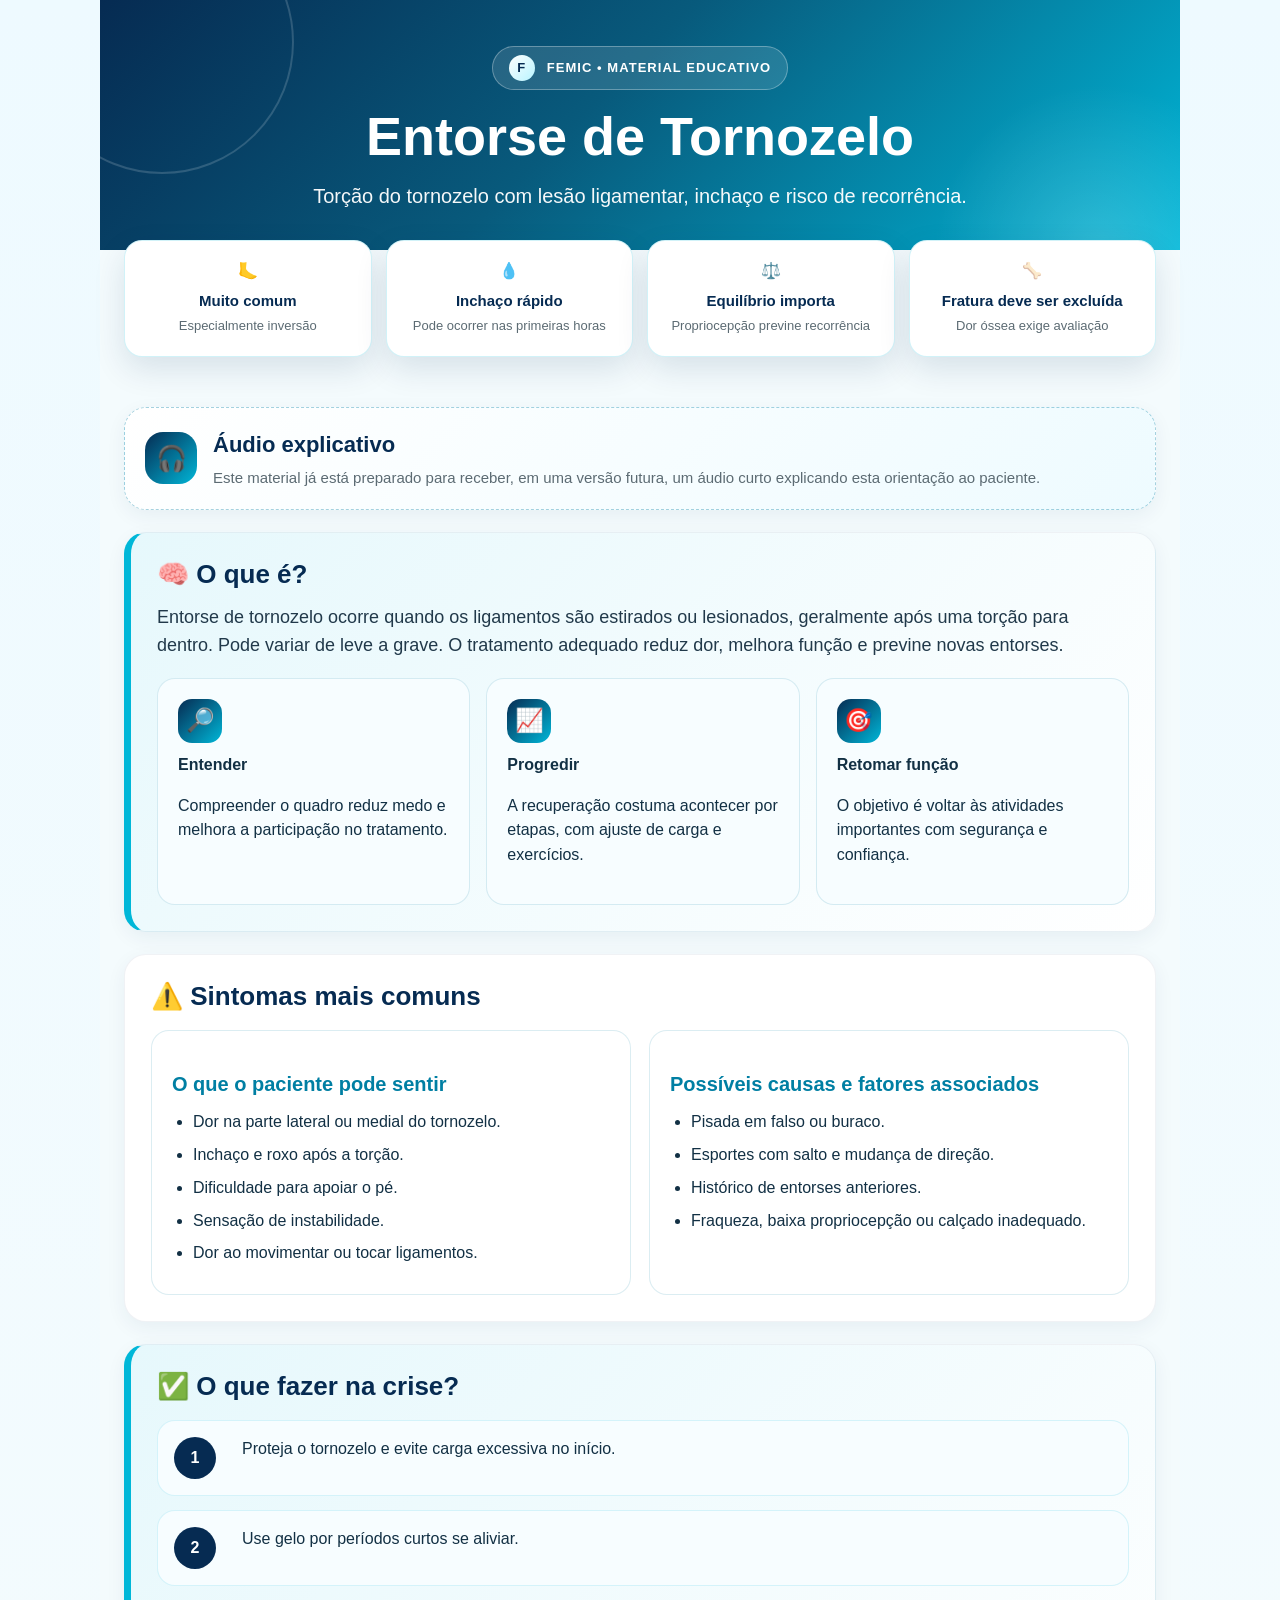
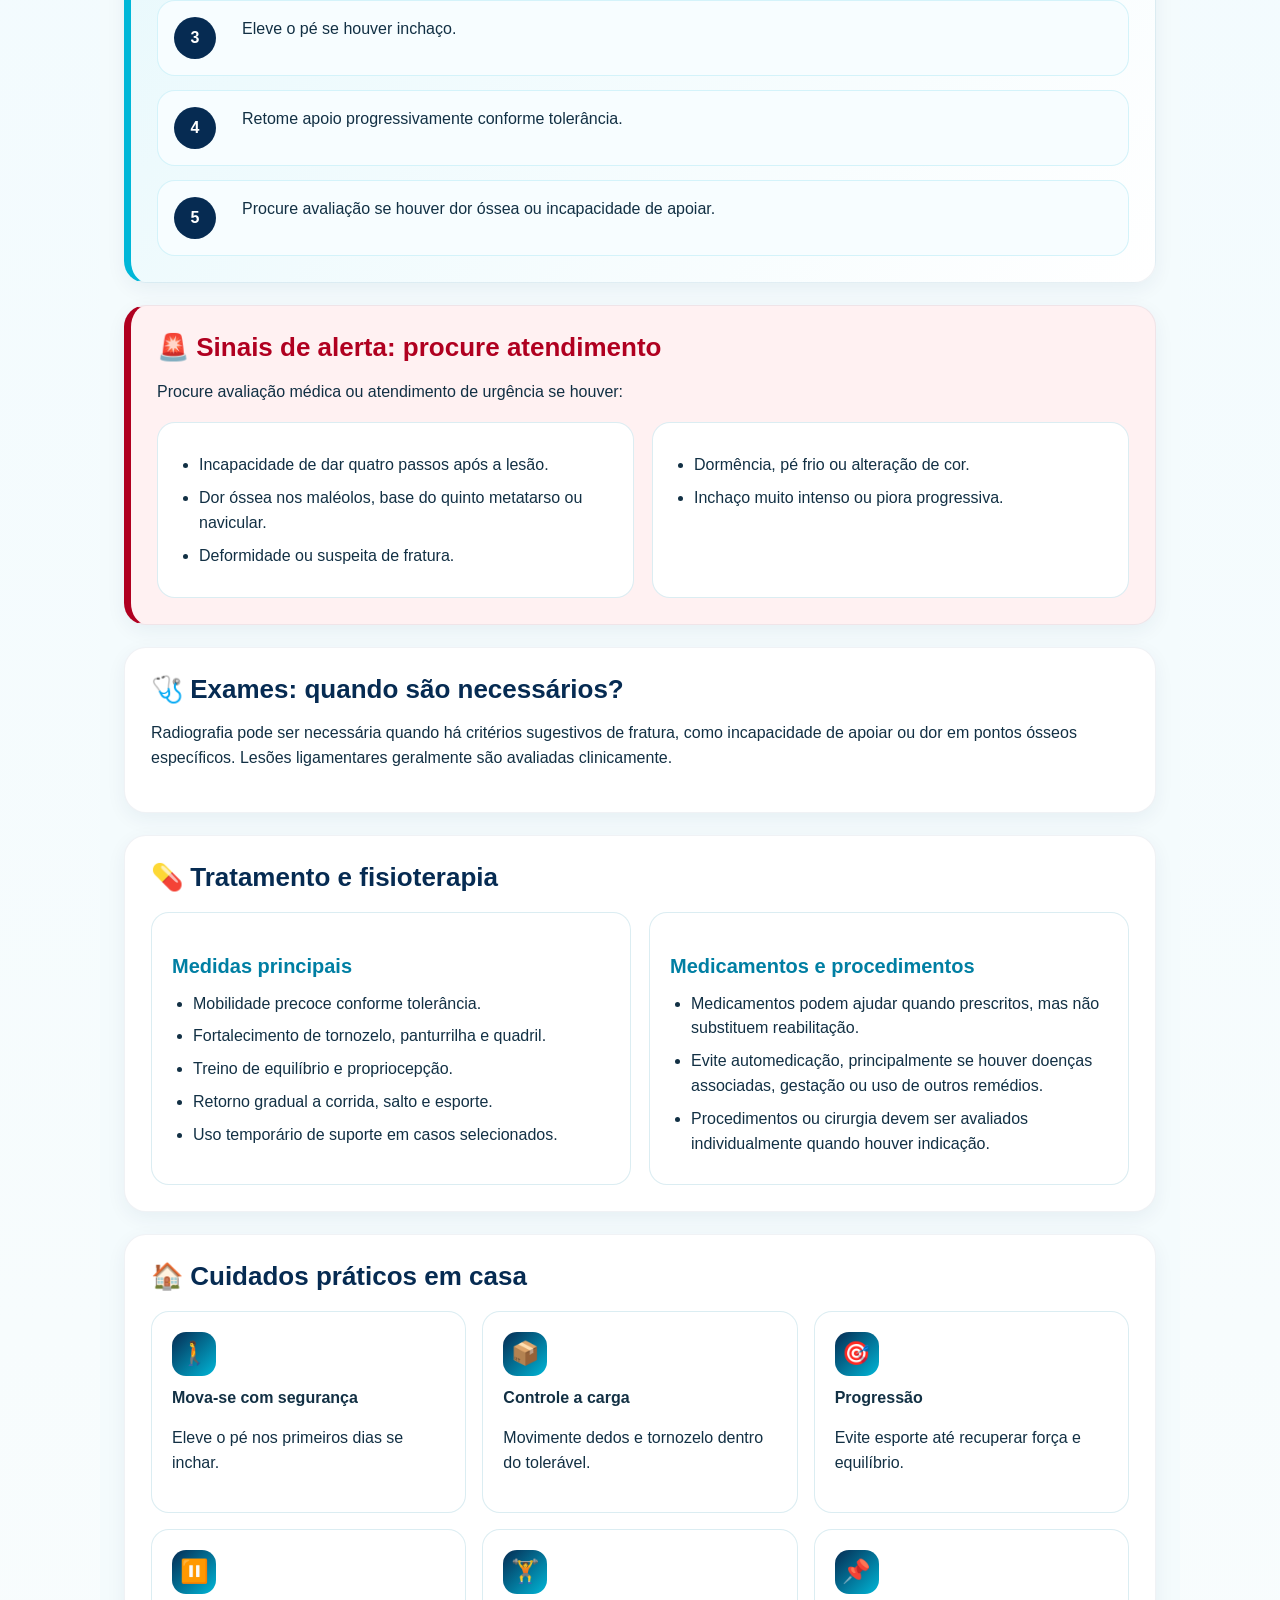
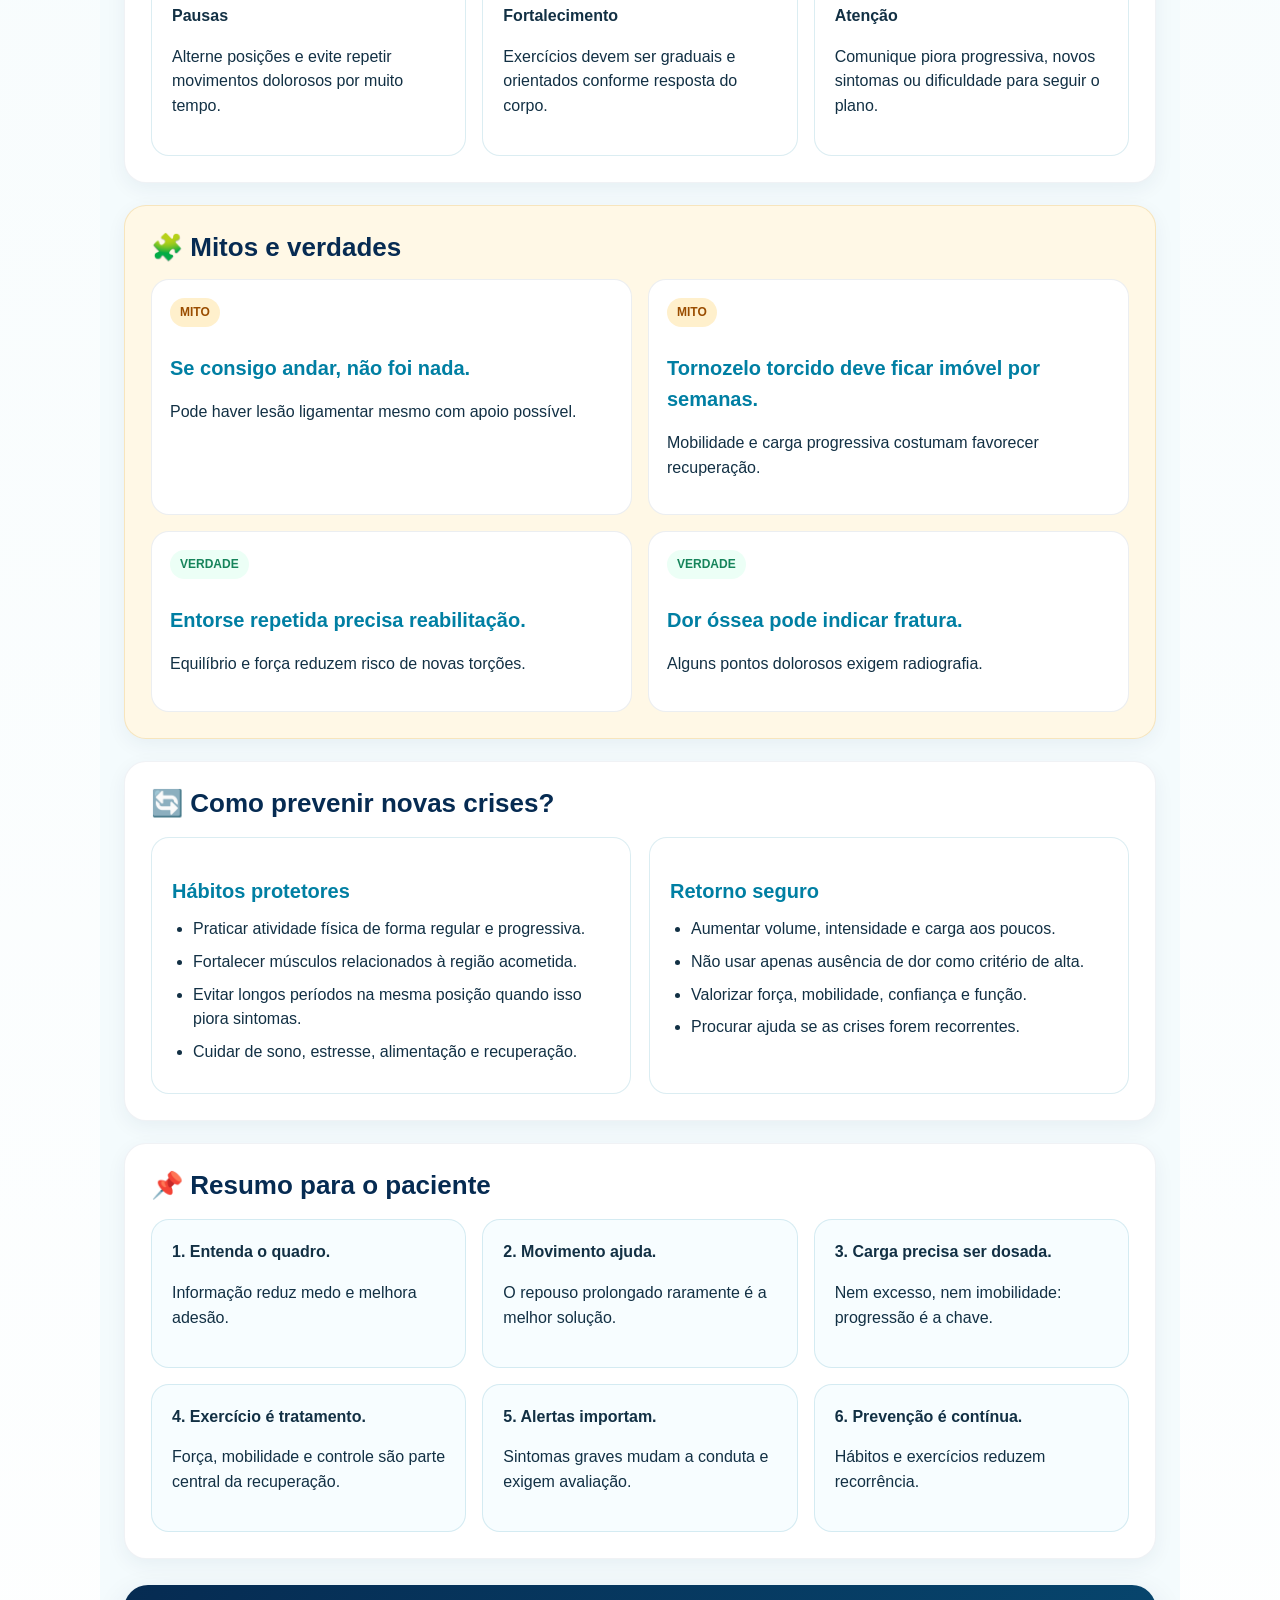
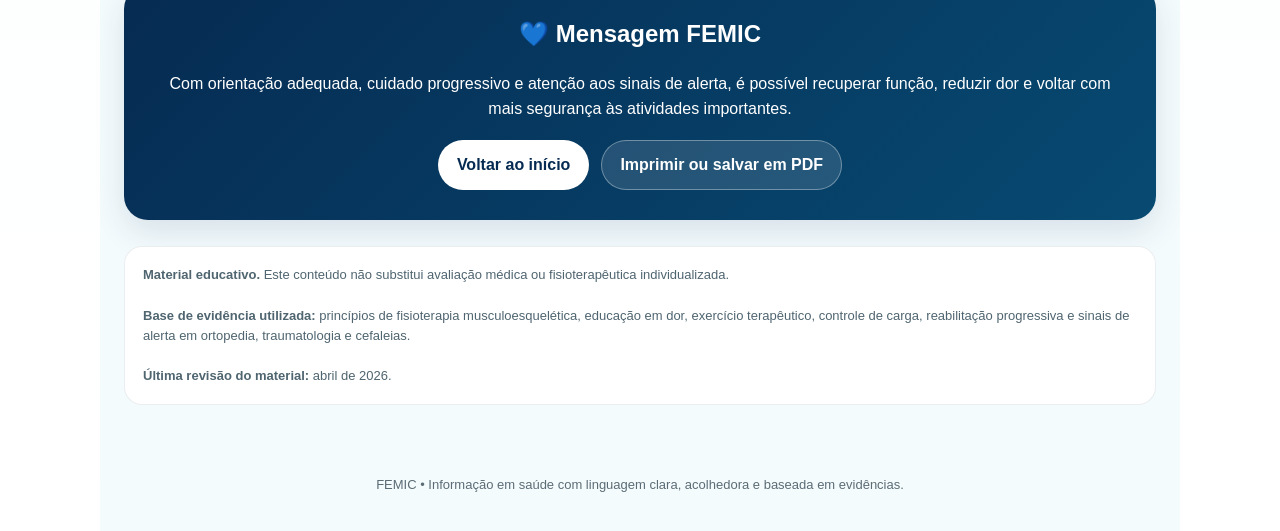
<file: entorse-tornozelo.html>
<!DOCTYPE html>
<html lang="pt-BR">
<head>
<meta charset="UTF-8">
<meta name="viewport" content="width=device-width, initial-scale=1.0">
<title>Entorse de Tornozelo | FEMIC</title>
<style>
:root{--azul-escuro:#062b52;--azul:#007fa3;--turquesa:#00b7d8;--turquesa-claro:#e6f8fc;--fundo:#f4fbfd;--texto:#123044;--cinza:#5c6b73;--branco:#fff;--alerta:#b00020;--alerta-bg:#fff1f2;--amarelo-bg:#fff8e6;--verde:#16845b;--verde-bg:#ecfff6;--sombra:0 12px 32px rgba(6,43,82,.12);--raio:22px}
*{box-sizing:border-box}html,body{margin:0;padding:0;min-height:100%;overflow-x:hidden;overflow-y:auto;scroll-behavior:smooth}body{font-family:Arial,Helvetica,sans-serif;background:linear-gradient(180deg,#eefaff 0%,#f7fcfd 55%,#fff 100%);color:var(--texto);line-height:1.55}.page{width:min(1080px,100%);margin:0 auto;background:var(--fundo);min-height:100vh}.hero{position:relative;overflow:hidden;background:linear-gradient(135deg,var(--azul-escuro) 0%,#085a7c 45%,var(--turquesa) 100%);color:#fff;padding:46px 28px 38px;text-align:center}.hero:before{content:"";position:absolute;width:260px;height:260px;border:2px solid rgba(255,255,255,.16);border-radius:50%;top:-90px;left:-70px}.hero:after{content:"";position:absolute;width:360px;height:360px;background:radial-gradient(circle,rgba(255,255,255,.18),rgba(255,255,255,0) 65%);bottom:-180px;right:-100px}.brand{position:relative;z-index:1;display:inline-flex;align-items:center;gap:12px;padding:8px 16px;border:1px solid rgba(255,255,255,.3);border-radius:999px;background:rgba(255,255,255,.12);font-weight:700;letter-spacing:.08em;margin-bottom:18px;font-size:13px}.brand-icon{width:26px;height:26px;border-radius:50%;background:linear-gradient(135deg,#fff,#b8f4ff);color:var(--azul-escuro);display:flex;align-items:center;justify-content:center;font-weight:900}.hero h1{position:relative;z-index:1;font-size:clamp(34px,6vw,54px);margin:0;line-height:1.05}.hero p{position:relative;z-index:1;max-width:820px;margin:16px auto 0;font-size:clamp(16px,2.4vw,20px);opacity:.96}.quickbar{display:grid;grid-template-columns:repeat(4,1fr);gap:14px;padding:18px 24px 0;margin-top:-28px;position:relative;z-index:2}.quickitem{background:var(--branco);border-radius:18px;padding:18px 14px;text-align:center;box-shadow:var(--sombra);border:1px solid rgba(0,183,216,.18)}.quickitem strong{display:block;color:var(--azul-escuro);font-size:15px;margin-top:6px}.quickitem span{font-size:13px;color:var(--cinza)}main{padding:28px 24px 44px}.audio-box{background:linear-gradient(135deg,#fff,#eefbff);border:1px dashed rgba(0,127,163,.35);border-radius:22px;padding:20px;margin:22px 0;display:flex;gap:16px;align-items:center;box-shadow:0 6px 20px rgba(6,43,82,.06)}.audio-icon{width:52px;height:52px;border-radius:18px;background:linear-gradient(135deg,var(--azul-escuro),var(--turquesa));color:#fff;display:flex;align-items:center;justify-content:center;font-size:25px;flex:0 0 auto}.audio-box h2{margin:0 0 4px;font-size:22px;color:var(--azul-escuro)}.audio-box p{margin:0;color:var(--cinza);font-size:15px}.audio-placeholder{display:none}.section{background:var(--branco);border-radius:var(--raio);padding:26px;margin:22px 0;box-shadow:0 6px 20px rgba(6,43,82,.06);border:1px solid rgba(6,43,82,.06)}.section h2{margin:0 0 14px;color:var(--azul-escuro);font-size:26px;line-height:1.2}.section h3{margin:18px 0 8px;color:var(--azul);font-size:20px}.lead{font-size:18px;color:#21394a;margin:0}.highlight{background:linear-gradient(135deg,var(--turquesa-claro),#fff);border-left:7px solid var(--turquesa)}.grid-2{display:grid;grid-template-columns:repeat(2,1fr);gap:18px;margin-top:18px}.grid-3{display:grid;grid-template-columns:repeat(3,1fr);gap:16px;margin-top:18px}.card{background:#fff;border:1px solid rgba(0,127,163,.14);border-radius:18px;padding:20px;height:100%}.card.soft{background:#f7fdff}.icon{width:44px;height:44px;border-radius:14px;display:flex;align-items:center;justify-content:center;background:linear-gradient(135deg,var(--azul-escuro),var(--turquesa));color:#fff;font-size:23px;margin-bottom:10px}ul{padding-left:21px;margin:10px 0 0}li{margin:8px 0}.truth{background:var(--amarelo-bg);border:1px solid rgba(210,145,0,.18)}.myth-grid{display:grid;grid-template-columns:repeat(2,1fr);gap:16px;margin-top:16px}.myth{background:#fff;border-radius:18px;padding:18px;border:1px solid rgba(6,43,82,.08)}.badge{display:inline-block;padding:5px 10px;border-radius:999px;font-size:12px;font-weight:700;margin-bottom:8px}.badge.mito{color:#9a4d00;background:#fff0cc}.badge.verdade{color:var(--verde);background:var(--verde-bg)}.timeline{display:grid;gap:14px;margin-top:18px}.step{display:grid;grid-template-columns:54px 1fr;gap:14px;align-items:start;background:#f7fdff;border-radius:18px;padding:16px;border:1px solid rgba(0,183,216,.14)}.num{width:42px;height:42px;border-radius:50%;background:var(--azul-escuro);color:#fff;display:flex;align-items:center;justify-content:center;font-weight:800}.alert{background:var(--alerta-bg);border-left:7px solid var(--alerta)}.alert h2,.alert strong{color:var(--alerta)}.cta{background:linear-gradient(135deg,var(--azul-escuro),#074a72);color:#fff;text-align:center;padding:30px;border-radius:24px;margin:26px 0;box-shadow:var(--sombra)}.cta h2{color:#fff;margin-top:0}.button-row{display:flex;flex-wrap:wrap;gap:12px;justify-content:center;margin-top:18px}.btn{display:inline-block;text-decoration:none;border-radius:999px;padding:12px 18px;font-weight:700;border:1px solid rgba(255,255,255,.35)}.btn.primary{background:#fff;color:var(--azul-escuro)}.btn.secondary{color:#fff;background:rgba(255,255,255,.12)}.references{font-size:13px;color:#4f6570;background:#fff;border-radius:18px;padding:18px;border:1px solid rgba(6,43,82,.08)}.footer{text-align:center;padding:26px 20px 36px;color:#5b6c75;font-size:13px}@media(max-width:800px){.quickbar{grid-template-columns:repeat(2,1fr)}.grid-2,.grid-3,.myth-grid{grid-template-columns:1fr}.audio-box{align-items:flex-start}main{padding:22px 16px 36px}.section{padding:21px}.hero{padding:38px 18px 34px}}@media print{body{background:#fff}.page{width:100%;background:#fff}.section,.quickitem,.cta,.audio-box{box-shadow:none}.btn{display:none}}
</style>
</head>
<body>
<div class="page">
<header class="hero">
  <div class="brand"><span class="brand-icon">F</span> FEMIC • MATERIAL EDUCATIVO</div>
  <h1>Entorse de Tornozelo</h1>
  <p>Torção do tornozelo com lesão ligamentar, inchaço e risco de recorrência.</p>
</header>

<section class="quickbar"><div class="quickitem">🦶<strong>Muito comum</strong><span>Especialmente inversão</span></div><div class="quickitem">💧<strong>Inchaço rápido</strong><span>Pode ocorrer nas primeiras horas</span></div><div class="quickitem">⚖️<strong>Equilíbrio importa</strong><span>Propriocepção previne recorrência</span></div><div class="quickitem">🦴<strong>Fratura deve ser excluída</strong><span>Dor óssea exige avaliação</span></div></section>

<main>
<section class="audio-box">
  <div class="audio-icon">🎧</div>
  <div>
    <h2>Áudio explicativo</h2>
    <p>Este material já está preparado para receber, em uma versão futura, um áudio curto explicando esta orientação ao paciente.</p>
    <div class="audio-placeholder" data-audio-futuro="entorse-de-tornozelo">
      <!-- Futuro áudio:
      <audio controls preload="metadata">
        <source src="audio/entorse-de-tornozelo.mp3" type="audio/mpeg">
        Seu navegador não suporta áudio.
      </audio>
      -->
    </div>
  </div>
</section>

<section class="section highlight">
  <h2>🧠 O que é?</h2>
  <p class="lead">Entorse de tornozelo ocorre quando os ligamentos são estirados ou lesionados, geralmente após uma torção para dentro. Pode variar de leve a grave. O tratamento adequado reduz dor, melhora função e previne novas entorses.</p>
  <div class="grid-3">
    <div class="card soft"><div class="icon">🔎</div><strong>Entender</strong><p>Compreender o quadro reduz medo e melhora a participação no tratamento.</p></div>
    <div class="card soft"><div class="icon">📈</div><strong>Progredir</strong><p>A recuperação costuma acontecer por etapas, com ajuste de carga e exercícios.</p></div>
    <div class="card soft"><div class="icon">🎯</div><strong>Retomar função</strong><p>O objetivo é voltar às atividades importantes com segurança e confiança.</p></div>
  </div>
</section>

<section class="section">
  <h2>⚠️ Sintomas mais comuns</h2>
  <div class="grid-2">
    <div class="card"><h3>O que o paciente pode sentir</h3><ul><li>Dor na parte lateral ou medial do tornozelo.</li>
<li>Inchaço e roxo após a torção.</li>
<li>Dificuldade para apoiar o pé.</li>
<li>Sensação de instabilidade.</li>
<li>Dor ao movimentar ou tocar ligamentos.</li></ul></div>
    <div class="card"><h3>Possíveis causas e fatores associados</h3><ul><li>Pisada em falso ou buraco.</li>
<li>Esportes com salto e mudança de direção.</li>
<li>Histórico de entorses anteriores.</li>
<li>Fraqueza, baixa propriocepção ou calçado inadequado.</li></ul></div>
  </div>
</section>

<section class="section highlight">
  <h2>✅ O que fazer na crise?</h2>
  <div class="timeline"><div class="step"><div class="num">1</div><div>Proteja o tornozelo e evite carga excessiva no início.</div></div><div class="step"><div class="num">2</div><div>Use gelo por períodos curtos se aliviar.</div></div><div class="step"><div class="num">3</div><div>Eleve o pé se houver inchaço.</div></div><div class="step"><div class="num">4</div><div>Retome apoio progressivamente conforme tolerância.</div></div><div class="step"><div class="num">5</div><div>Procure avaliação se houver dor óssea ou incapacidade de apoiar.</div></div></div>
</section>

<section class="section alert">
  <h2>🚨 Sinais de alerta: procure atendimento</h2>
  <p>Procure avaliação médica ou atendimento de urgência se houver:</p>
  <div class="grid-2">
    <div class="card"><ul><li>Incapacidade de dar quatro passos após a lesão.</li>
<li>Dor óssea nos maléolos, base do quinto metatarso ou navicular.</li>
<li>Deformidade ou suspeita de fratura.</li></ul></div>
    <div class="card"><ul><li>Dormência, pé frio ou alteração de cor.</li>
<li>Inchaço muito intenso ou piora progressiva.</li></ul></div>
  </div>
</section>

<section class="section">
  <h2>🩺 Exames: quando são necessários?</h2>
  <p>Radiografia pode ser necessária quando há critérios sugestivos de fratura, como incapacidade de apoiar ou dor em pontos ósseos específicos. Lesões ligamentares geralmente são avaliadas clinicamente.</p>
</section>

<section class="section">
  <h2>💊 Tratamento e fisioterapia</h2>
  <div class="grid-2">
    <div class="card">
      <h3>Medidas principais</h3>
      <ul><li>Mobilidade precoce conforme tolerância.</li>
<li>Fortalecimento de tornozelo, panturrilha e quadril.</li>
<li>Treino de equilíbrio e propriocepção.</li>
<li>Retorno gradual a corrida, salto e esporte.</li>
<li>Uso temporário de suporte em casos selecionados.</li></ul>
    </div>
    <div class="card">
      <h3>Medicamentos e procedimentos</h3>
      <ul>
        <li>Medicamentos podem ajudar quando prescritos, mas não substituem reabilitação.</li>
        <li>Evite automedicação, principalmente se houver doenças associadas, gestação ou uso de outros remédios.</li>
        <li>Procedimentos ou cirurgia devem ser avaliados individualmente quando houver indicação.</li>
      </ul>
    </div>
  </div>
</section>

<section class="section">
  <h2>🏠 Cuidados práticos em casa</h2>
  <div class="grid-3">
    <div class="card"><div class="icon">🚶</div><strong>Mova-se com segurança</strong><p>Eleve o pé nos primeiros dias se inchar.</p></div>
    <div class="card"><div class="icon">📦</div><strong>Controle a carga</strong><p>Movimente dedos e tornozelo dentro do tolerável.</p></div>
    <div class="card"><div class="icon">🎯</div><strong>Progressão</strong><p>Evite esporte até recuperar força e equilíbrio.</p></div>
    <div class="card"><div class="icon">⏸️</div><strong>Pausas</strong><p>Alterne posições e evite repetir movimentos dolorosos por muito tempo.</p></div>
    <div class="card"><div class="icon">🏋️</div><strong>Fortalecimento</strong><p>Exercícios devem ser graduais e orientados conforme resposta do corpo.</p></div>
    <div class="card"><div class="icon">📌</div><strong>Atenção</strong><p>Comunique piora progressiva, novos sintomas ou dificuldade para seguir o plano.</p></div>
  </div>
</section>

<section class="section truth">
  <h2>🧩 Mitos e verdades</h2>
  <div class="myth-grid"><div class="myth"><span class="badge mito">MITO</span><h3>Se consigo andar, não foi nada.</h3><p>Pode haver lesão ligamentar mesmo com apoio possível.</p></div><div class="myth"><span class="badge mito">MITO</span><h3>Tornozelo torcido deve ficar imóvel por semanas.</h3><p>Mobilidade e carga progressiva costumam favorecer recuperação.</p></div><div class="myth"><span class="badge verdade">VERDADE</span><h3>Entorse repetida precisa reabilitação.</h3><p>Equilíbrio e força reduzem risco de novas torções.</p></div><div class="myth"><span class="badge verdade">VERDADE</span><h3>Dor óssea pode indicar fratura.</h3><p>Alguns pontos dolorosos exigem radiografia.</p></div></div>
</section>

<section class="section">
  <h2>🔄 Como prevenir novas crises?</h2>
  <div class="grid-2">
    <div class="card">
      <h3>Hábitos protetores</h3>
      <ul>
        <li>Praticar atividade física de forma regular e progressiva.</li>
        <li>Fortalecer músculos relacionados à região acometida.</li>
        <li>Evitar longos períodos na mesma posição quando isso piora sintomas.</li>
        <li>Cuidar de sono, estresse, alimentação e recuperação.</li>
      </ul>
    </div>
    <div class="card">
      <h3>Retorno seguro</h3>
      <ul>
        <li>Aumentar volume, intensidade e carga aos poucos.</li>
        <li>Não usar apenas ausência de dor como critério de alta.</li>
        <li>Valorizar força, mobilidade, confiança e função.</li>
        <li>Procurar ajuda se as crises forem recorrentes.</li>
      </ul>
    </div>
  </div>
</section>

<section class="section">
  <h2>📌 Resumo para o paciente</h2>
  <div class="grid-3">
    <div class="card soft"><strong>1. Entenda o quadro.</strong><p>Informação reduz medo e melhora adesão.</p></div>
    <div class="card soft"><strong>2. Movimento ajuda.</strong><p>O repouso prolongado raramente é a melhor solução.</p></div>
    <div class="card soft"><strong>3. Carga precisa ser dosada.</strong><p>Nem excesso, nem imobilidade: progressão é a chave.</p></div>
    <div class="card soft"><strong>4. Exercício é tratamento.</strong><p>Força, mobilidade e controle são parte central da recuperação.</p></div>
    <div class="card soft"><strong>5. Alertas importam.</strong><p>Sintomas graves mudam a conduta e exigem avaliação.</p></div>
    <div class="card soft"><strong>6. Prevenção é contínua.</strong><p>Hábitos e exercícios reduzem recorrência.</p></div>
  </div>
</section>

<section class="cta">
  <h2>💙 Mensagem FEMIC</h2>
  <p>Com orientação adequada, cuidado progressivo e atenção aos sinais de alerta, é possível recuperar função, reduzir dor e voltar com mais segurança às atividades importantes.</p>
  <div class="button-row">
    <a class="btn primary" href="#top" onclick="window.scrollTo({top:0,behavior:'smooth'}); return false;">Voltar ao início</a>
    <a class="btn secondary" href="javascript:window.print()">Imprimir ou salvar em PDF</a>
  </div>
</section>

<section class="references">
  <strong>Material educativo.</strong> Este conteúdo não substitui avaliação médica ou fisioterapêutica individualizada.
  <br><br>
  <strong>Base de evidência utilizada:</strong> princípios de fisioterapia musculoesquelética, educação em dor, exercício terapêutico, controle de carga, reabilitação progressiva e sinais de alerta em ortopedia, traumatologia e cefaleias.
  <br><br>
  <strong>Última revisão do material:</strong> abril de 2026.
</section>
</main>

<footer class="footer">FEMIC • Informação em saúde com linguagem clara, acolhedora e baseada em evidências.</footer>
</div>
</body>
</html>
</file>
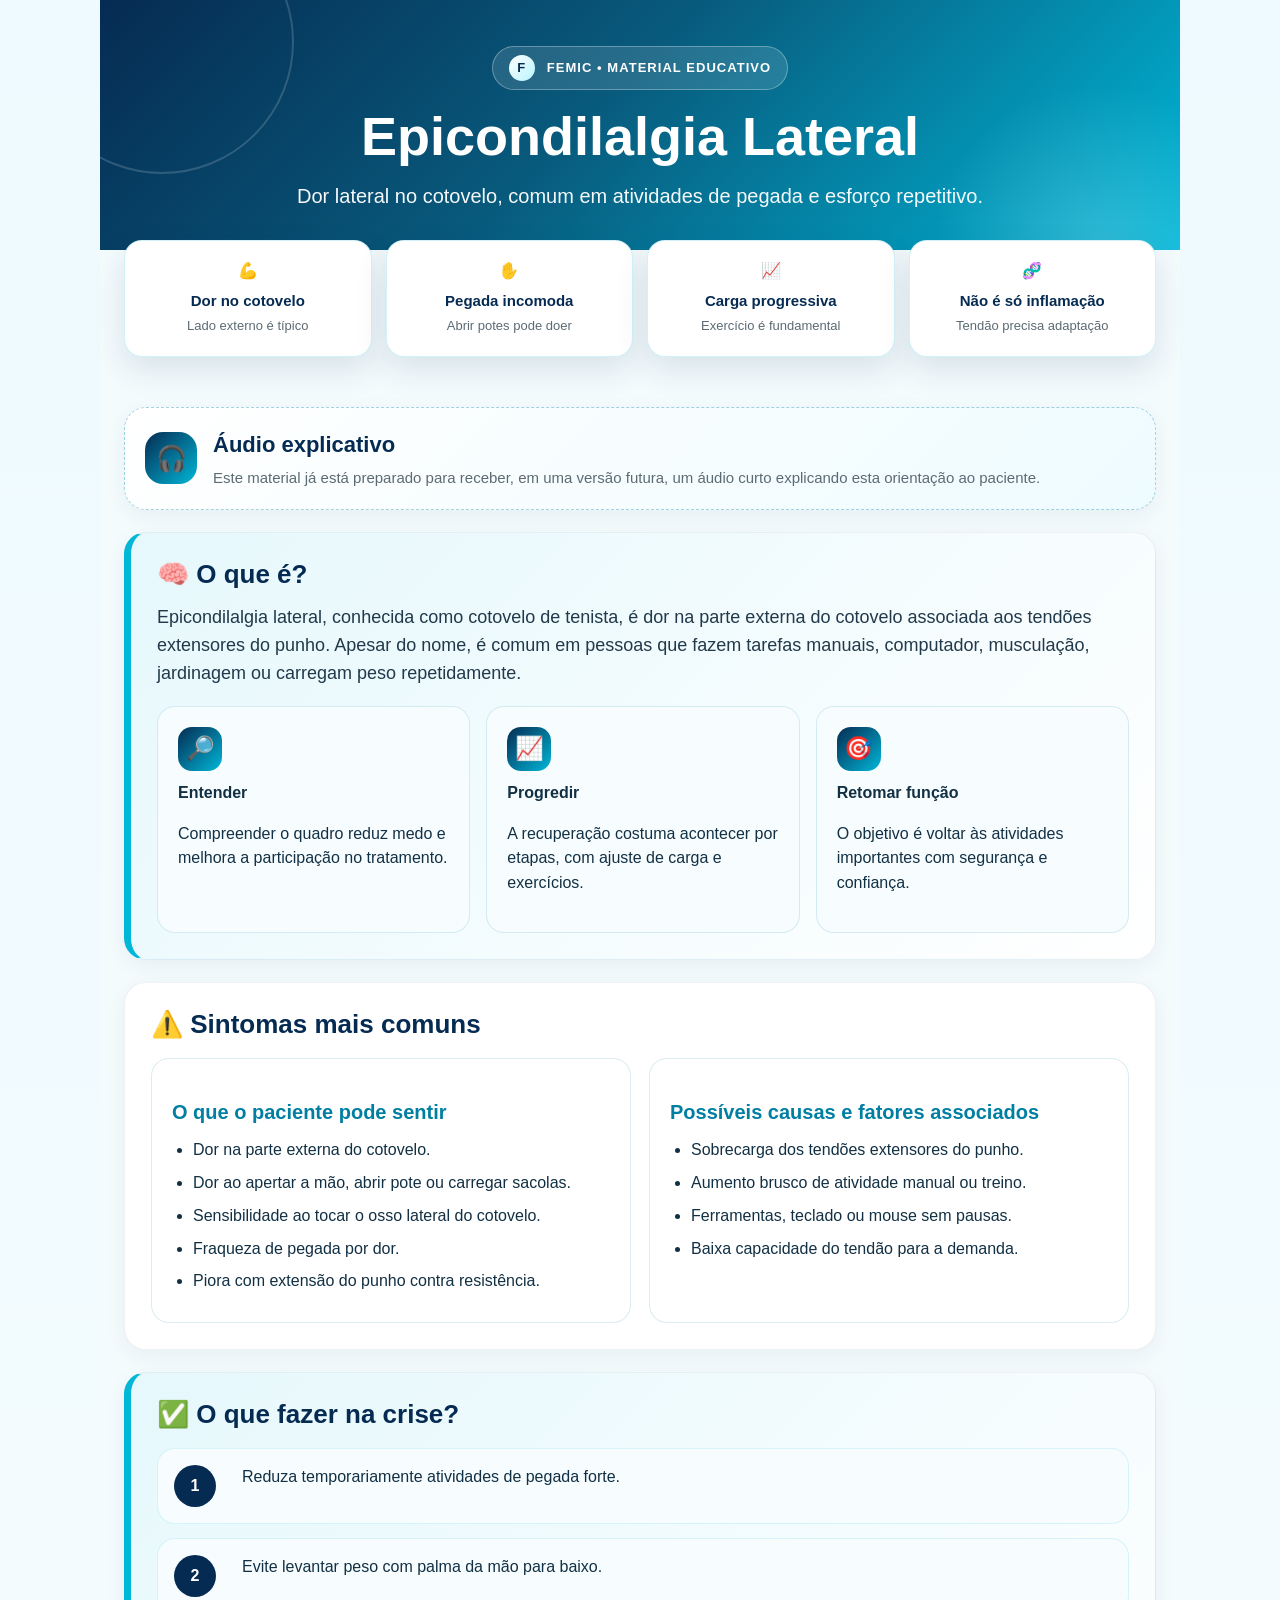
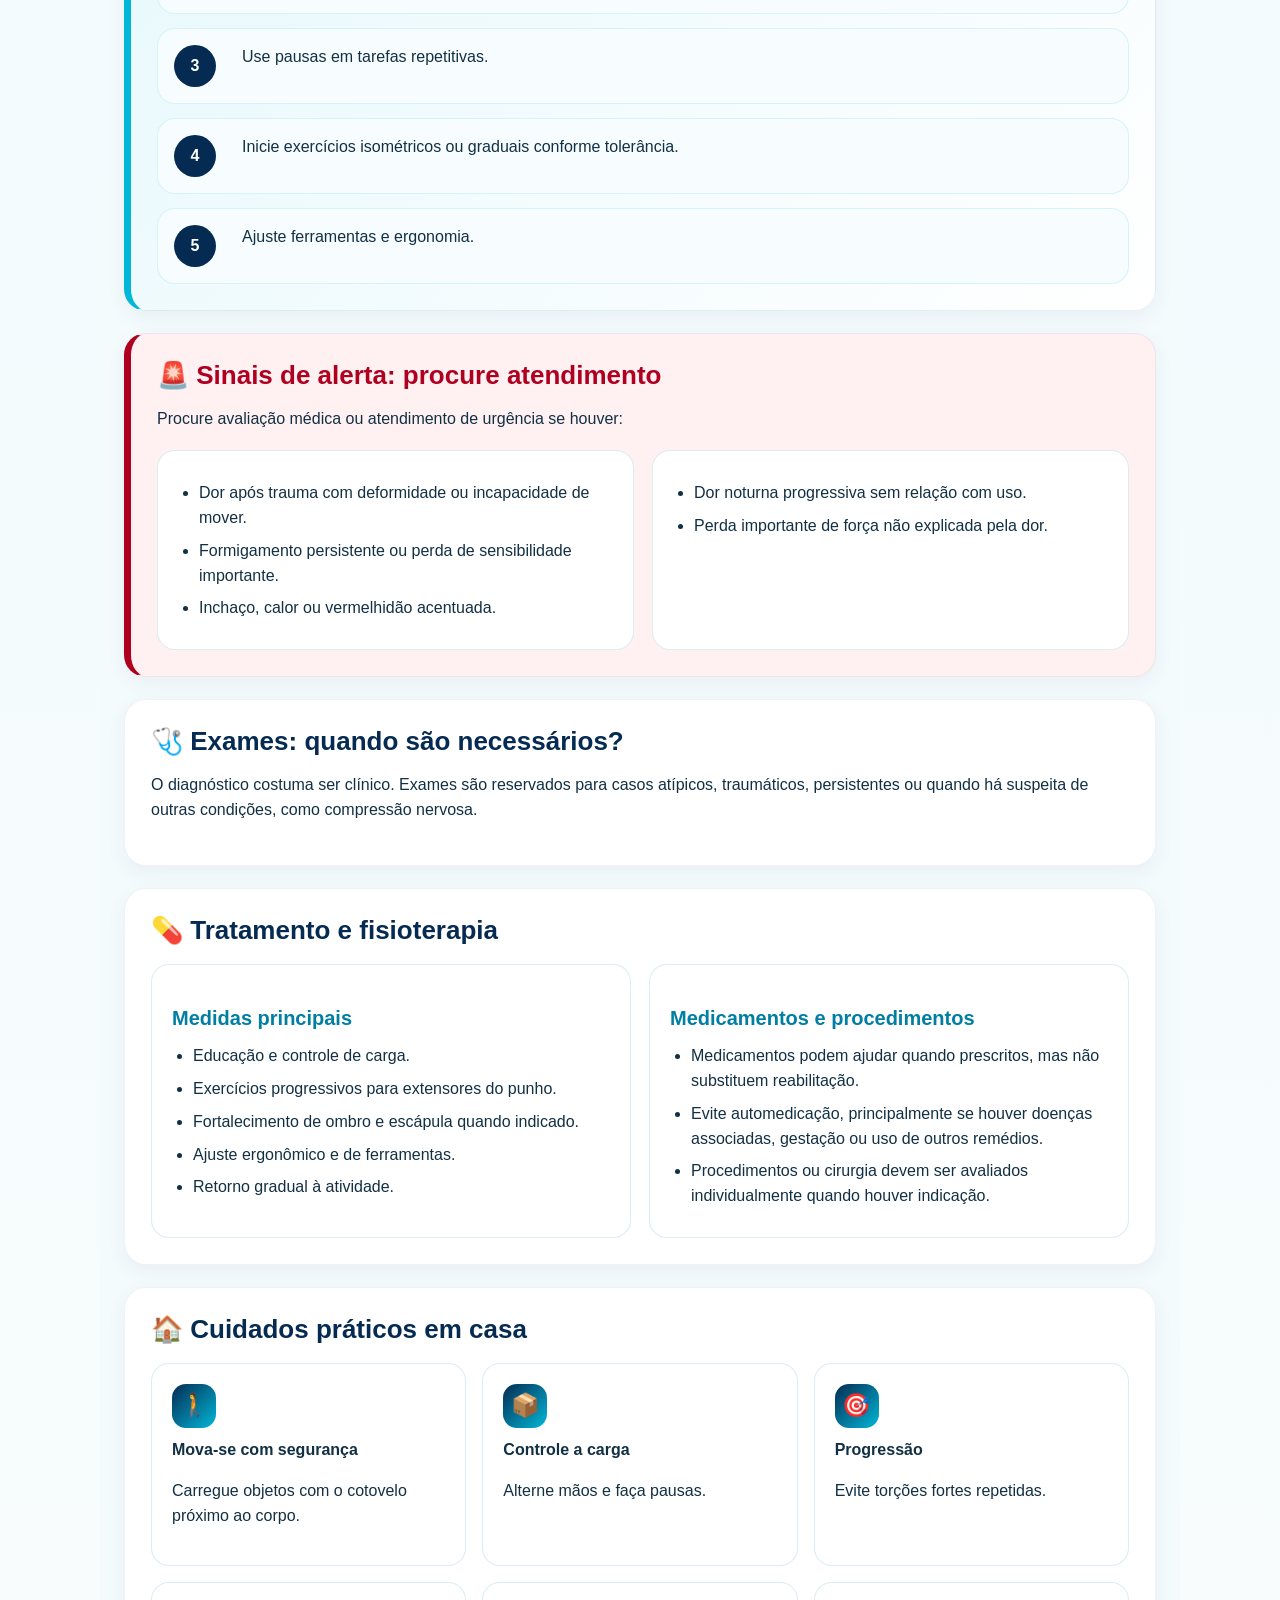
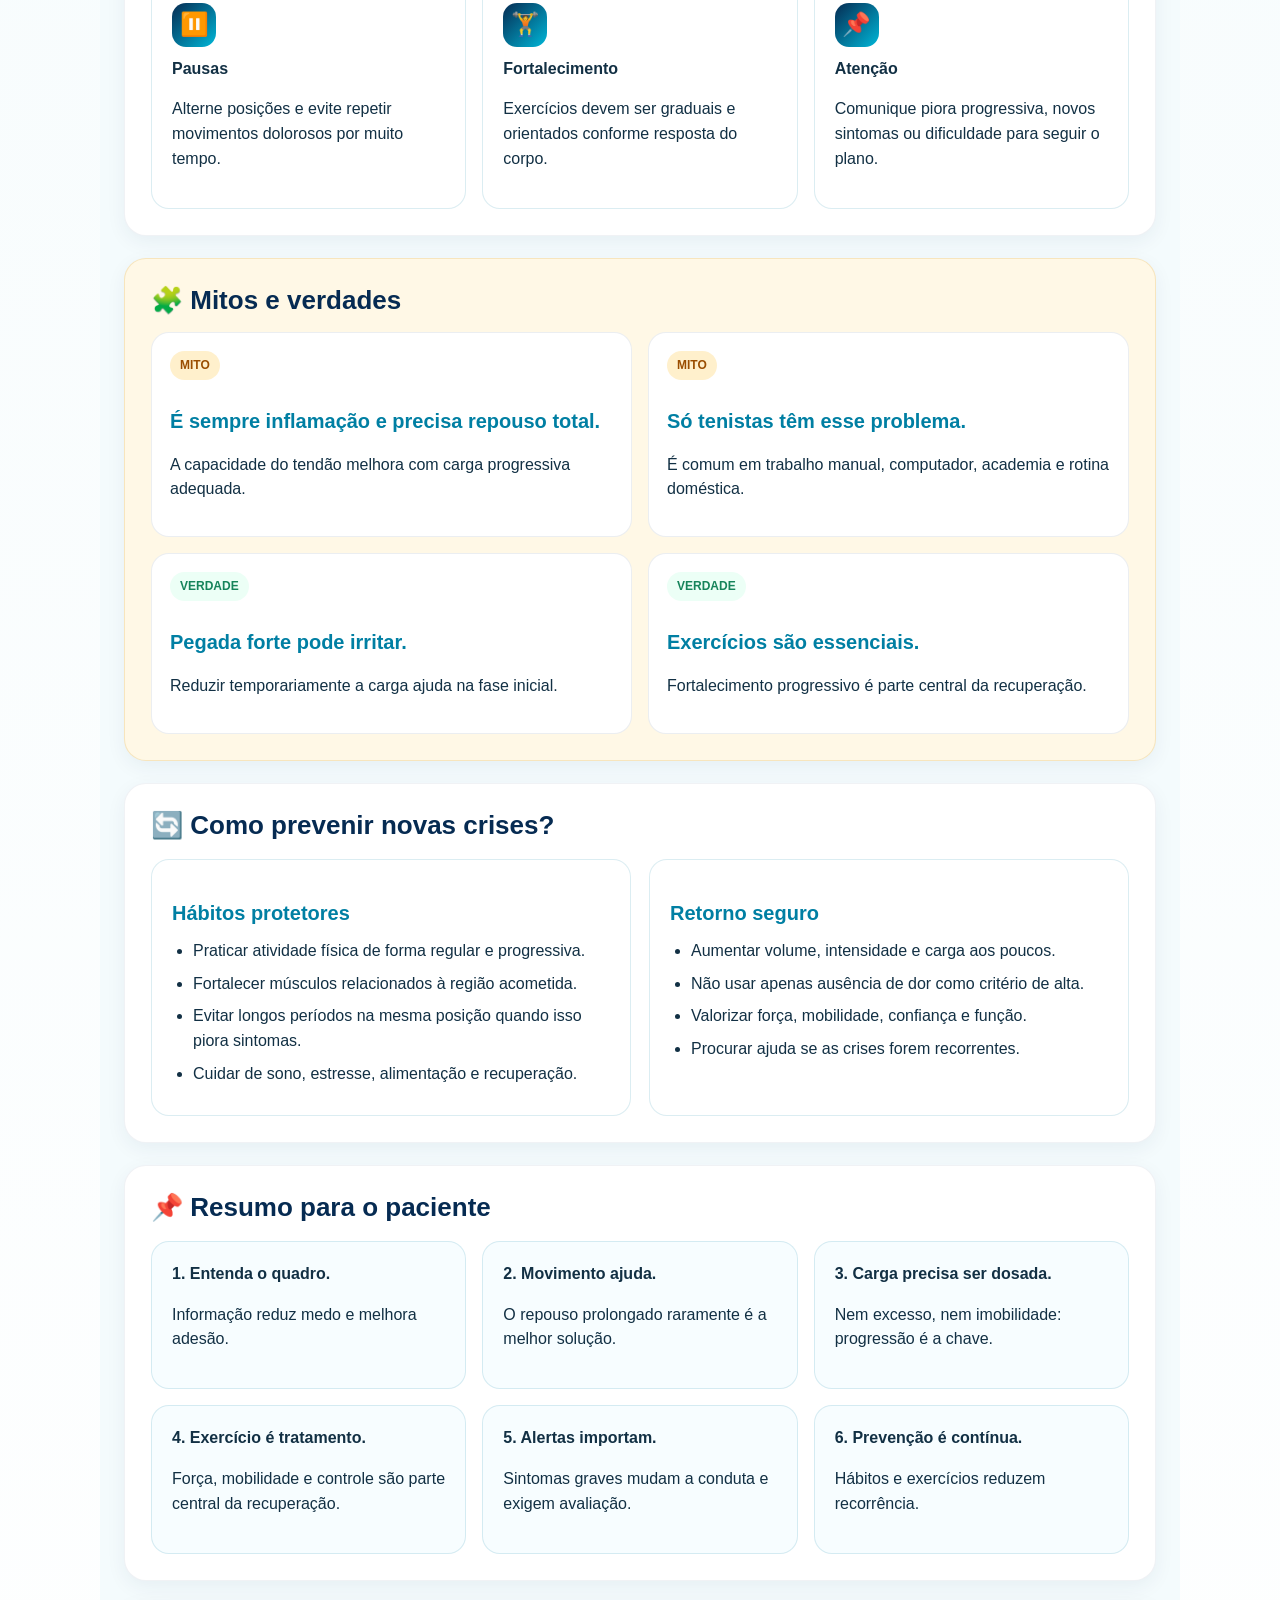
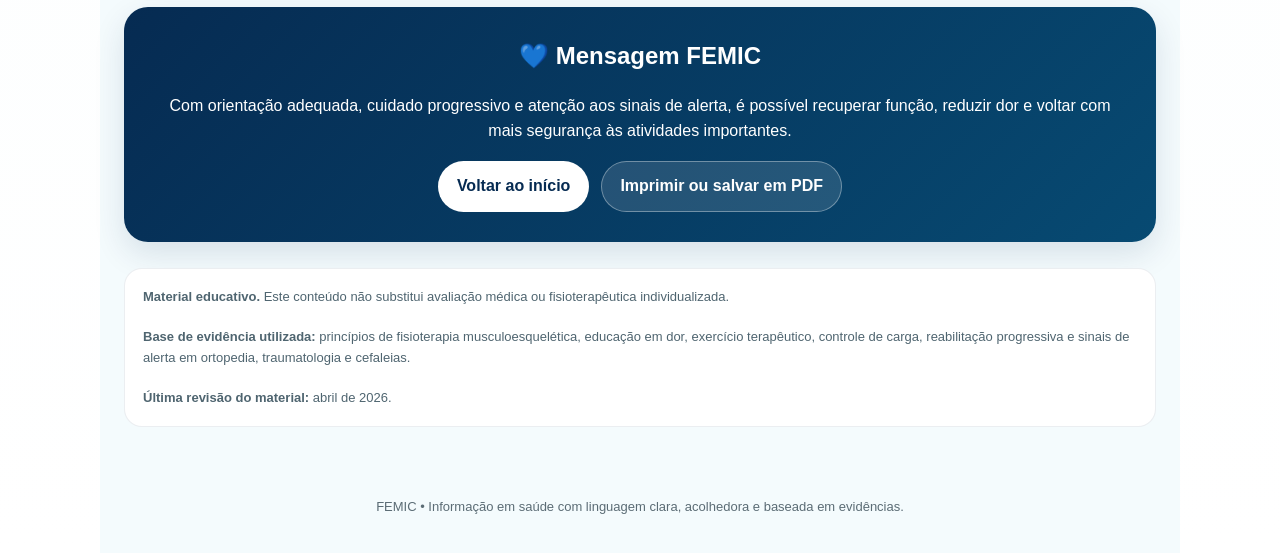
<file: epicondilite.html>
<!DOCTYPE html>
<html lang="pt-BR">
<head>
<meta charset="UTF-8">
<meta name="viewport" content="width=device-width, initial-scale=1.0">
<title>Epicondilalgia Lateral | FEMIC</title>
<style>
:root{--azul-escuro:#062b52;--azul:#007fa3;--turquesa:#00b7d8;--turquesa-claro:#e6f8fc;--fundo:#f4fbfd;--texto:#123044;--cinza:#5c6b73;--branco:#fff;--alerta:#b00020;--alerta-bg:#fff1f2;--amarelo-bg:#fff8e6;--verde:#16845b;--verde-bg:#ecfff6;--sombra:0 12px 32px rgba(6,43,82,.12);--raio:22px}
*{box-sizing:border-box}html,body{margin:0;padding:0;min-height:100%;overflow-x:hidden;overflow-y:auto;scroll-behavior:smooth}body{font-family:Arial,Helvetica,sans-serif;background:linear-gradient(180deg,#eefaff 0%,#f7fcfd 55%,#fff 100%);color:var(--texto);line-height:1.55}.page{width:min(1080px,100%);margin:0 auto;background:var(--fundo);min-height:100vh}.hero{position:relative;overflow:hidden;background:linear-gradient(135deg,var(--azul-escuro) 0%,#085a7c 45%,var(--turquesa) 100%);color:#fff;padding:46px 28px 38px;text-align:center}.hero:before{content:"";position:absolute;width:260px;height:260px;border:2px solid rgba(255,255,255,.16);border-radius:50%;top:-90px;left:-70px}.hero:after{content:"";position:absolute;width:360px;height:360px;background:radial-gradient(circle,rgba(255,255,255,.18),rgba(255,255,255,0) 65%);bottom:-180px;right:-100px}.brand{position:relative;z-index:1;display:inline-flex;align-items:center;gap:12px;padding:8px 16px;border:1px solid rgba(255,255,255,.3);border-radius:999px;background:rgba(255,255,255,.12);font-weight:700;letter-spacing:.08em;margin-bottom:18px;font-size:13px}.brand-icon{width:26px;height:26px;border-radius:50%;background:linear-gradient(135deg,#fff,#b8f4ff);color:var(--azul-escuro);display:flex;align-items:center;justify-content:center;font-weight:900}.hero h1{position:relative;z-index:1;font-size:clamp(34px,6vw,54px);margin:0;line-height:1.05}.hero p{position:relative;z-index:1;max-width:820px;margin:16px auto 0;font-size:clamp(16px,2.4vw,20px);opacity:.96}.quickbar{display:grid;grid-template-columns:repeat(4,1fr);gap:14px;padding:18px 24px 0;margin-top:-28px;position:relative;z-index:2}.quickitem{background:var(--branco);border-radius:18px;padding:18px 14px;text-align:center;box-shadow:var(--sombra);border:1px solid rgba(0,183,216,.18)}.quickitem strong{display:block;color:var(--azul-escuro);font-size:15px;margin-top:6px}.quickitem span{font-size:13px;color:var(--cinza)}main{padding:28px 24px 44px}.audio-box{background:linear-gradient(135deg,#fff,#eefbff);border:1px dashed rgba(0,127,163,.35);border-radius:22px;padding:20px;margin:22px 0;display:flex;gap:16px;align-items:center;box-shadow:0 6px 20px rgba(6,43,82,.06)}.audio-icon{width:52px;height:52px;border-radius:18px;background:linear-gradient(135deg,var(--azul-escuro),var(--turquesa));color:#fff;display:flex;align-items:center;justify-content:center;font-size:25px;flex:0 0 auto}.audio-box h2{margin:0 0 4px;font-size:22px;color:var(--azul-escuro)}.audio-box p{margin:0;color:var(--cinza);font-size:15px}.audio-placeholder{display:none}.section{background:var(--branco);border-radius:var(--raio);padding:26px;margin:22px 0;box-shadow:0 6px 20px rgba(6,43,82,.06);border:1px solid rgba(6,43,82,.06)}.section h2{margin:0 0 14px;color:var(--azul-escuro);font-size:26px;line-height:1.2}.section h3{margin:18px 0 8px;color:var(--azul);font-size:20px}.lead{font-size:18px;color:#21394a;margin:0}.highlight{background:linear-gradient(135deg,var(--turquesa-claro),#fff);border-left:7px solid var(--turquesa)}.grid-2{display:grid;grid-template-columns:repeat(2,1fr);gap:18px;margin-top:18px}.grid-3{display:grid;grid-template-columns:repeat(3,1fr);gap:16px;margin-top:18px}.card{background:#fff;border:1px solid rgba(0,127,163,.14);border-radius:18px;padding:20px;height:100%}.card.soft{background:#f7fdff}.icon{width:44px;height:44px;border-radius:14px;display:flex;align-items:center;justify-content:center;background:linear-gradient(135deg,var(--azul-escuro),var(--turquesa));color:#fff;font-size:23px;margin-bottom:10px}ul{padding-left:21px;margin:10px 0 0}li{margin:8px 0}.truth{background:var(--amarelo-bg);border:1px solid rgba(210,145,0,.18)}.myth-grid{display:grid;grid-template-columns:repeat(2,1fr);gap:16px;margin-top:16px}.myth{background:#fff;border-radius:18px;padding:18px;border:1px solid rgba(6,43,82,.08)}.badge{display:inline-block;padding:5px 10px;border-radius:999px;font-size:12px;font-weight:700;margin-bottom:8px}.badge.mito{color:#9a4d00;background:#fff0cc}.badge.verdade{color:var(--verde);background:var(--verde-bg)}.timeline{display:grid;gap:14px;margin-top:18px}.step{display:grid;grid-template-columns:54px 1fr;gap:14px;align-items:start;background:#f7fdff;border-radius:18px;padding:16px;border:1px solid rgba(0,183,216,.14)}.num{width:42px;height:42px;border-radius:50%;background:var(--azul-escuro);color:#fff;display:flex;align-items:center;justify-content:center;font-weight:800}.alert{background:var(--alerta-bg);border-left:7px solid var(--alerta)}.alert h2,.alert strong{color:var(--alerta)}.cta{background:linear-gradient(135deg,var(--azul-escuro),#074a72);color:#fff;text-align:center;padding:30px;border-radius:24px;margin:26px 0;box-shadow:var(--sombra)}.cta h2{color:#fff;margin-top:0}.button-row{display:flex;flex-wrap:wrap;gap:12px;justify-content:center;margin-top:18px}.btn{display:inline-block;text-decoration:none;border-radius:999px;padding:12px 18px;font-weight:700;border:1px solid rgba(255,255,255,.35)}.btn.primary{background:#fff;color:var(--azul-escuro)}.btn.secondary{color:#fff;background:rgba(255,255,255,.12)}.references{font-size:13px;color:#4f6570;background:#fff;border-radius:18px;padding:18px;border:1px solid rgba(6,43,82,.08)}.footer{text-align:center;padding:26px 20px 36px;color:#5b6c75;font-size:13px}@media(max-width:800px){.quickbar{grid-template-columns:repeat(2,1fr)}.grid-2,.grid-3,.myth-grid{grid-template-columns:1fr}.audio-box{align-items:flex-start}main{padding:22px 16px 36px}.section{padding:21px}.hero{padding:38px 18px 34px}}@media print{body{background:#fff}.page{width:100%;background:#fff}.section,.quickitem,.cta,.audio-box{box-shadow:none}.btn{display:none}}
</style>
</head>
<body>
<div class="page">
<header class="hero">
  <div class="brand"><span class="brand-icon">F</span> FEMIC • MATERIAL EDUCATIVO</div>
  <h1>Epicondilalgia Lateral</h1>
  <p>Dor lateral no cotovelo, comum em atividades de pegada e esforço repetitivo.</p>
</header>

<section class="quickbar"><div class="quickitem">💪<strong>Dor no cotovelo</strong><span>Lado externo é típico</span></div><div class="quickitem">✋<strong>Pegada incomoda</strong><span>Abrir potes pode doer</span></div><div class="quickitem">📈<strong>Carga progressiva</strong><span>Exercício é fundamental</span></div><div class="quickitem">🧬<strong>Não é só inflamação</strong><span>Tendão precisa adaptação</span></div></section>

<main>
<section class="audio-box">
  <div class="audio-icon">🎧</div>
  <div>
    <h2>Áudio explicativo</h2>
    <p>Este material já está preparado para receber, em uma versão futura, um áudio curto explicando esta orientação ao paciente.</p>
    <div class="audio-placeholder" data-audio-futuro="epicondilalgia-lateral">
      <!-- Futuro áudio:
      <audio controls preload="metadata">
        <source src="audio/epicondilalgia-lateral.mp3" type="audio/mpeg">
        Seu navegador não suporta áudio.
      </audio>
      -->
    </div>
  </div>
</section>

<section class="section highlight">
  <h2>🧠 O que é?</h2>
  <p class="lead">Epicondilalgia lateral, conhecida como cotovelo de tenista, é dor na parte externa do cotovelo associada aos tendões extensores do punho. Apesar do nome, é comum em pessoas que fazem tarefas manuais, computador, musculação, jardinagem ou carregam peso repetidamente.</p>
  <div class="grid-3">
    <div class="card soft"><div class="icon">🔎</div><strong>Entender</strong><p>Compreender o quadro reduz medo e melhora a participação no tratamento.</p></div>
    <div class="card soft"><div class="icon">📈</div><strong>Progredir</strong><p>A recuperação costuma acontecer por etapas, com ajuste de carga e exercícios.</p></div>
    <div class="card soft"><div class="icon">🎯</div><strong>Retomar função</strong><p>O objetivo é voltar às atividades importantes com segurança e confiança.</p></div>
  </div>
</section>

<section class="section">
  <h2>⚠️ Sintomas mais comuns</h2>
  <div class="grid-2">
    <div class="card"><h3>O que o paciente pode sentir</h3><ul><li>Dor na parte externa do cotovelo.</li>
<li>Dor ao apertar a mão, abrir pote ou carregar sacolas.</li>
<li>Sensibilidade ao tocar o osso lateral do cotovelo.</li>
<li>Fraqueza de pegada por dor.</li>
<li>Piora com extensão do punho contra resistência.</li></ul></div>
    <div class="card"><h3>Possíveis causas e fatores associados</h3><ul><li>Sobrecarga dos tendões extensores do punho.</li>
<li>Aumento brusco de atividade manual ou treino.</li>
<li>Ferramentas, teclado ou mouse sem pausas.</li>
<li>Baixa capacidade do tendão para a demanda.</li></ul></div>
  </div>
</section>

<section class="section highlight">
  <h2>✅ O que fazer na crise?</h2>
  <div class="timeline"><div class="step"><div class="num">1</div><div>Reduza temporariamente atividades de pegada forte.</div></div><div class="step"><div class="num">2</div><div>Evite levantar peso com palma da mão para baixo.</div></div><div class="step"><div class="num">3</div><div>Use pausas em tarefas repetitivas.</div></div><div class="step"><div class="num">4</div><div>Inicie exercícios isométricos ou graduais conforme tolerância.</div></div><div class="step"><div class="num">5</div><div>Ajuste ferramentas e ergonomia.</div></div></div>
</section>

<section class="section alert">
  <h2>🚨 Sinais de alerta: procure atendimento</h2>
  <p>Procure avaliação médica ou atendimento de urgência se houver:</p>
  <div class="grid-2">
    <div class="card"><ul><li>Dor após trauma com deformidade ou incapacidade de mover.</li>
<li>Formigamento persistente ou perda de sensibilidade importante.</li>
<li>Inchaço, calor ou vermelhidão acentuada.</li></ul></div>
    <div class="card"><ul><li>Dor noturna progressiva sem relação com uso.</li>
<li>Perda importante de força não explicada pela dor.</li></ul></div>
  </div>
</section>

<section class="section">
  <h2>🩺 Exames: quando são necessários?</h2>
  <p>O diagnóstico costuma ser clínico. Exames são reservados para casos atípicos, traumáticos, persistentes ou quando há suspeita de outras condições, como compressão nervosa.</p>
</section>

<section class="section">
  <h2>💊 Tratamento e fisioterapia</h2>
  <div class="grid-2">
    <div class="card">
      <h3>Medidas principais</h3>
      <ul><li>Educação e controle de carga.</li>
<li>Exercícios progressivos para extensores do punho.</li>
<li>Fortalecimento de ombro e escápula quando indicado.</li>
<li>Ajuste ergonômico e de ferramentas.</li>
<li>Retorno gradual à atividade.</li></ul>
    </div>
    <div class="card">
      <h3>Medicamentos e procedimentos</h3>
      <ul>
        <li>Medicamentos podem ajudar quando prescritos, mas não substituem reabilitação.</li>
        <li>Evite automedicação, principalmente se houver doenças associadas, gestação ou uso de outros remédios.</li>
        <li>Procedimentos ou cirurgia devem ser avaliados individualmente quando houver indicação.</li>
      </ul>
    </div>
  </div>
</section>

<section class="section">
  <h2>🏠 Cuidados práticos em casa</h2>
  <div class="grid-3">
    <div class="card"><div class="icon">🚶</div><strong>Mova-se com segurança</strong><p>Carregue objetos com o cotovelo próximo ao corpo.</p></div>
    <div class="card"><div class="icon">📦</div><strong>Controle a carga</strong><p>Alterne mãos e faça pausas.</p></div>
    <div class="card"><div class="icon">🎯</div><strong>Progressão</strong><p>Evite torções fortes repetidas.</p></div>
    <div class="card"><div class="icon">⏸️</div><strong>Pausas</strong><p>Alterne posições e evite repetir movimentos dolorosos por muito tempo.</p></div>
    <div class="card"><div class="icon">🏋️</div><strong>Fortalecimento</strong><p>Exercícios devem ser graduais e orientados conforme resposta do corpo.</p></div>
    <div class="card"><div class="icon">📌</div><strong>Atenção</strong><p>Comunique piora progressiva, novos sintomas ou dificuldade para seguir o plano.</p></div>
  </div>
</section>

<section class="section truth">
  <h2>🧩 Mitos e verdades</h2>
  <div class="myth-grid"><div class="myth"><span class="badge mito">MITO</span><h3>É sempre inflamação e precisa repouso total.</h3><p>A capacidade do tendão melhora com carga progressiva adequada.</p></div><div class="myth"><span class="badge mito">MITO</span><h3>Só tenistas têm esse problema.</h3><p>É comum em trabalho manual, computador, academia e rotina doméstica.</p></div><div class="myth"><span class="badge verdade">VERDADE</span><h3>Pegada forte pode irritar.</h3><p>Reduzir temporariamente a carga ajuda na fase inicial.</p></div><div class="myth"><span class="badge verdade">VERDADE</span><h3>Exercícios são essenciais.</h3><p>Fortalecimento progressivo é parte central da recuperação.</p></div></div>
</section>

<section class="section">
  <h2>🔄 Como prevenir novas crises?</h2>
  <div class="grid-2">
    <div class="card">
      <h3>Hábitos protetores</h3>
      <ul>
        <li>Praticar atividade física de forma regular e progressiva.</li>
        <li>Fortalecer músculos relacionados à região acometida.</li>
        <li>Evitar longos períodos na mesma posição quando isso piora sintomas.</li>
        <li>Cuidar de sono, estresse, alimentação e recuperação.</li>
      </ul>
    </div>
    <div class="card">
      <h3>Retorno seguro</h3>
      <ul>
        <li>Aumentar volume, intensidade e carga aos poucos.</li>
        <li>Não usar apenas ausência de dor como critério de alta.</li>
        <li>Valorizar força, mobilidade, confiança e função.</li>
        <li>Procurar ajuda se as crises forem recorrentes.</li>
      </ul>
    </div>
  </div>
</section>

<section class="section">
  <h2>📌 Resumo para o paciente</h2>
  <div class="grid-3">
    <div class="card soft"><strong>1. Entenda o quadro.</strong><p>Informação reduz medo e melhora adesão.</p></div>
    <div class="card soft"><strong>2. Movimento ajuda.</strong><p>O repouso prolongado raramente é a melhor solução.</p></div>
    <div class="card soft"><strong>3. Carga precisa ser dosada.</strong><p>Nem excesso, nem imobilidade: progressão é a chave.</p></div>
    <div class="card soft"><strong>4. Exercício é tratamento.</strong><p>Força, mobilidade e controle são parte central da recuperação.</p></div>
    <div class="card soft"><strong>5. Alertas importam.</strong><p>Sintomas graves mudam a conduta e exigem avaliação.</p></div>
    <div class="card soft"><strong>6. Prevenção é contínua.</strong><p>Hábitos e exercícios reduzem recorrência.</p></div>
  </div>
</section>

<section class="cta">
  <h2>💙 Mensagem FEMIC</h2>
  <p>Com orientação adequada, cuidado progressivo e atenção aos sinais de alerta, é possível recuperar função, reduzir dor e voltar com mais segurança às atividades importantes.</p>
  <div class="button-row">
    <a class="btn primary" href="#top" onclick="window.scrollTo({top:0,behavior:'smooth'}); return false;">Voltar ao início</a>
    <a class="btn secondary" href="javascript:window.print()">Imprimir ou salvar em PDF</a>
  </div>
</section>

<section class="references">
  <strong>Material educativo.</strong> Este conteúdo não substitui avaliação médica ou fisioterapêutica individualizada.
  <br><br>
  <strong>Base de evidência utilizada:</strong> princípios de fisioterapia musculoesquelética, educação em dor, exercício terapêutico, controle de carga, reabilitação progressiva e sinais de alerta em ortopedia, traumatologia e cefaleias.
  <br><br>
  <strong>Última revisão do material:</strong> abril de 2026.
</section>
</main>

<footer class="footer">FEMIC • Informação em saúde com linguagem clara, acolhedora e baseada em evidências.</footer>
</div>
</body>
</html>
</file>
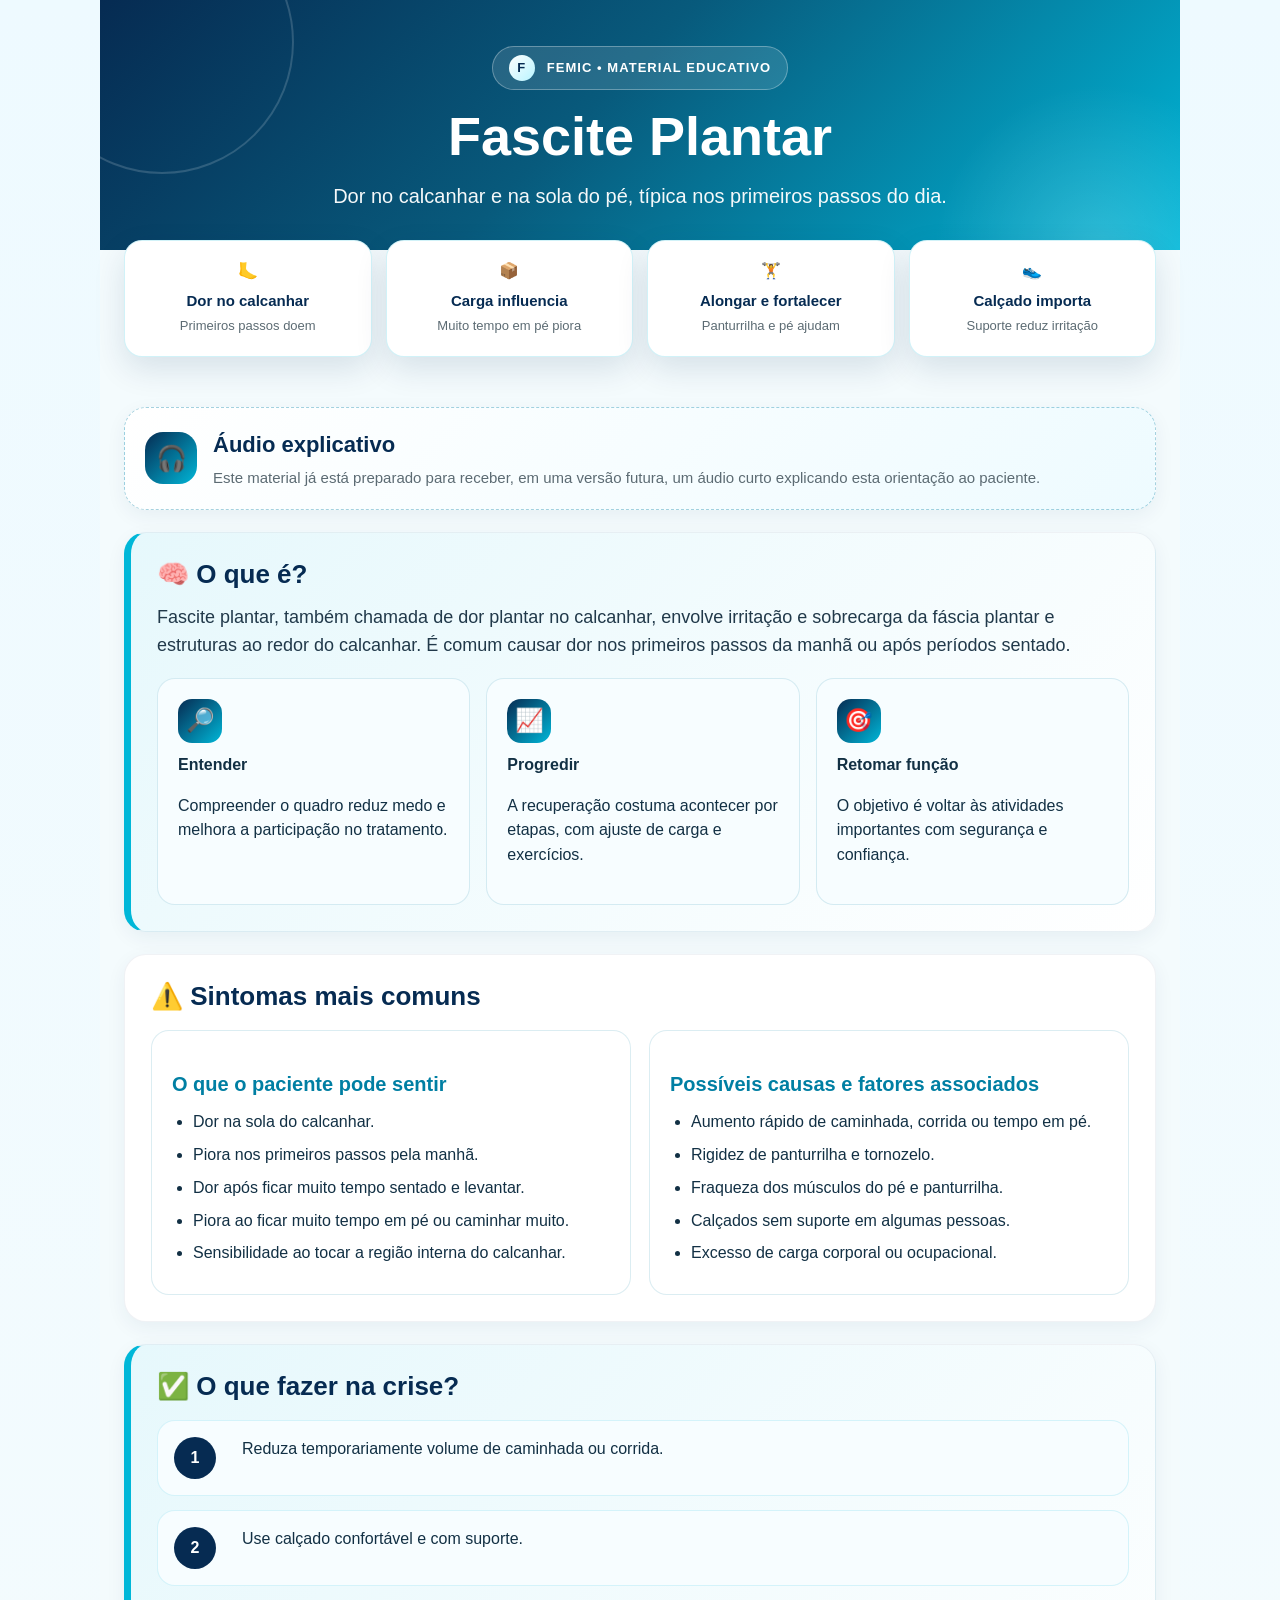
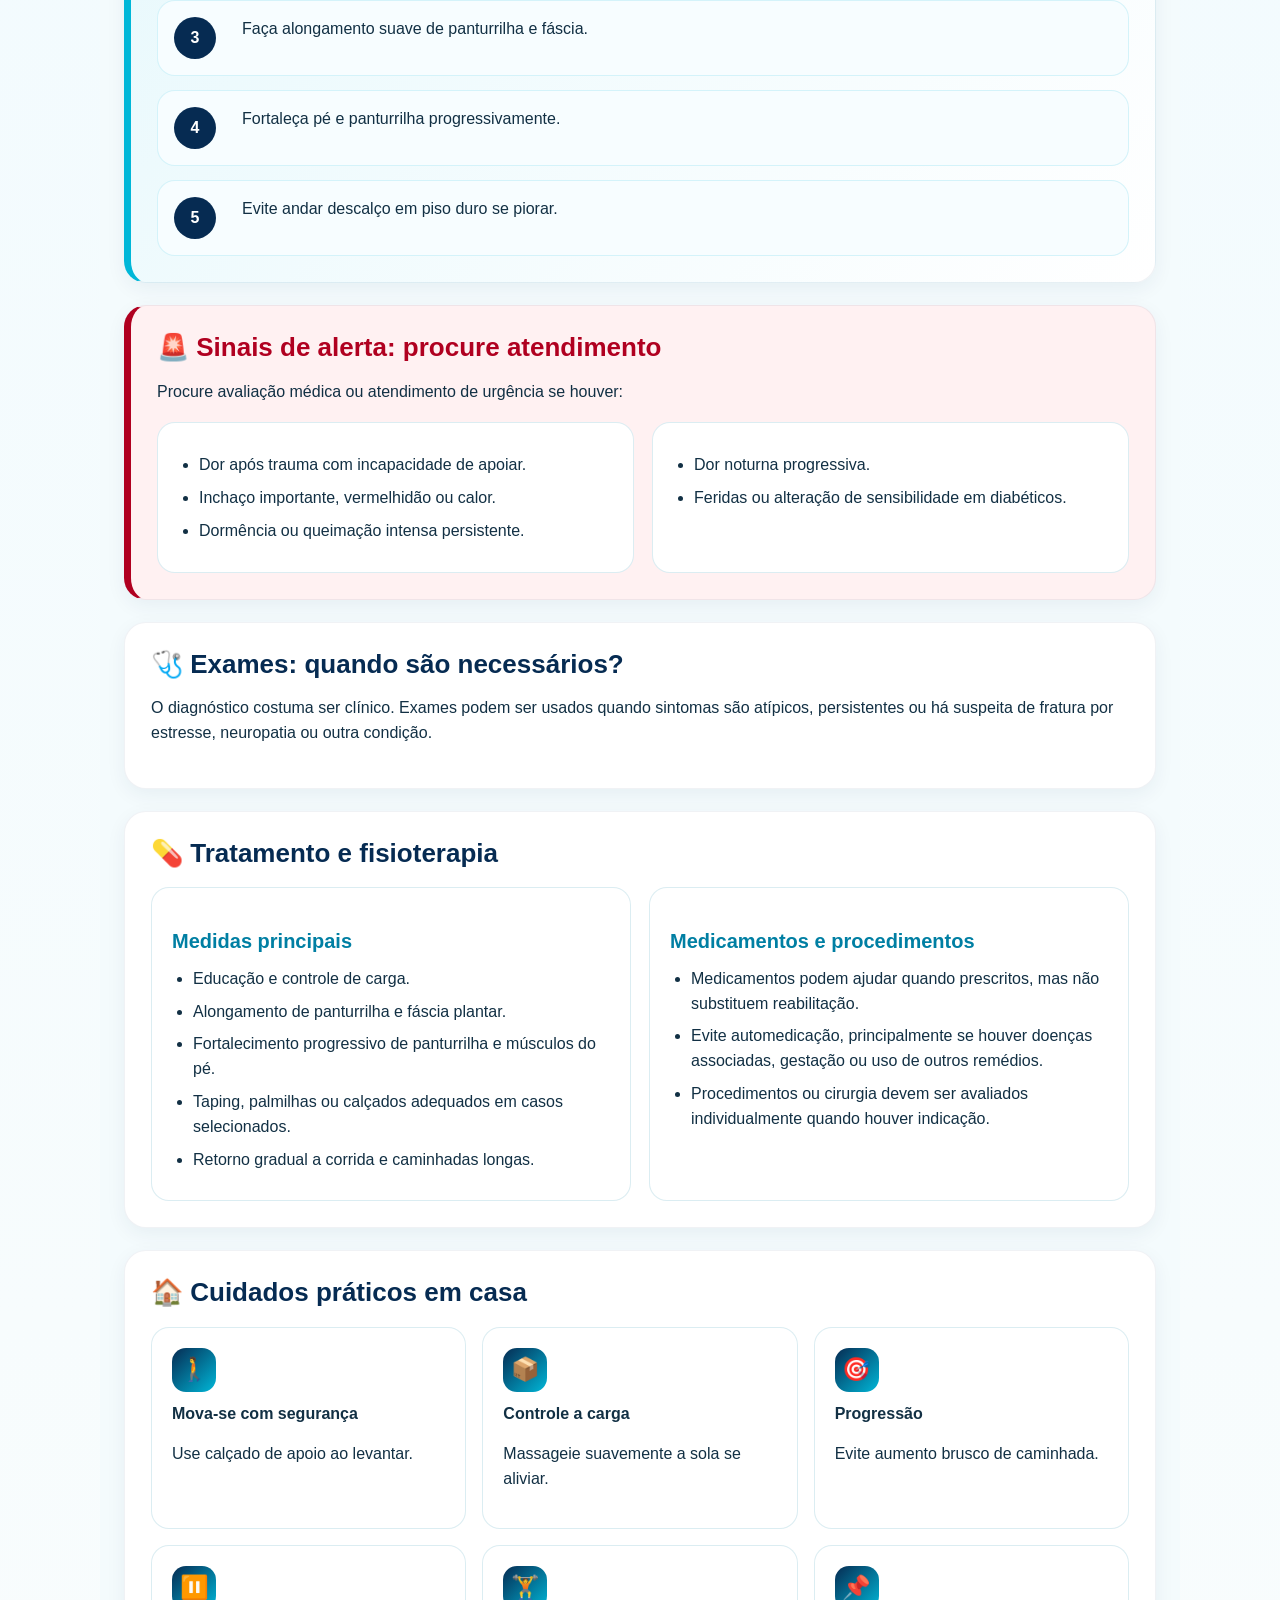
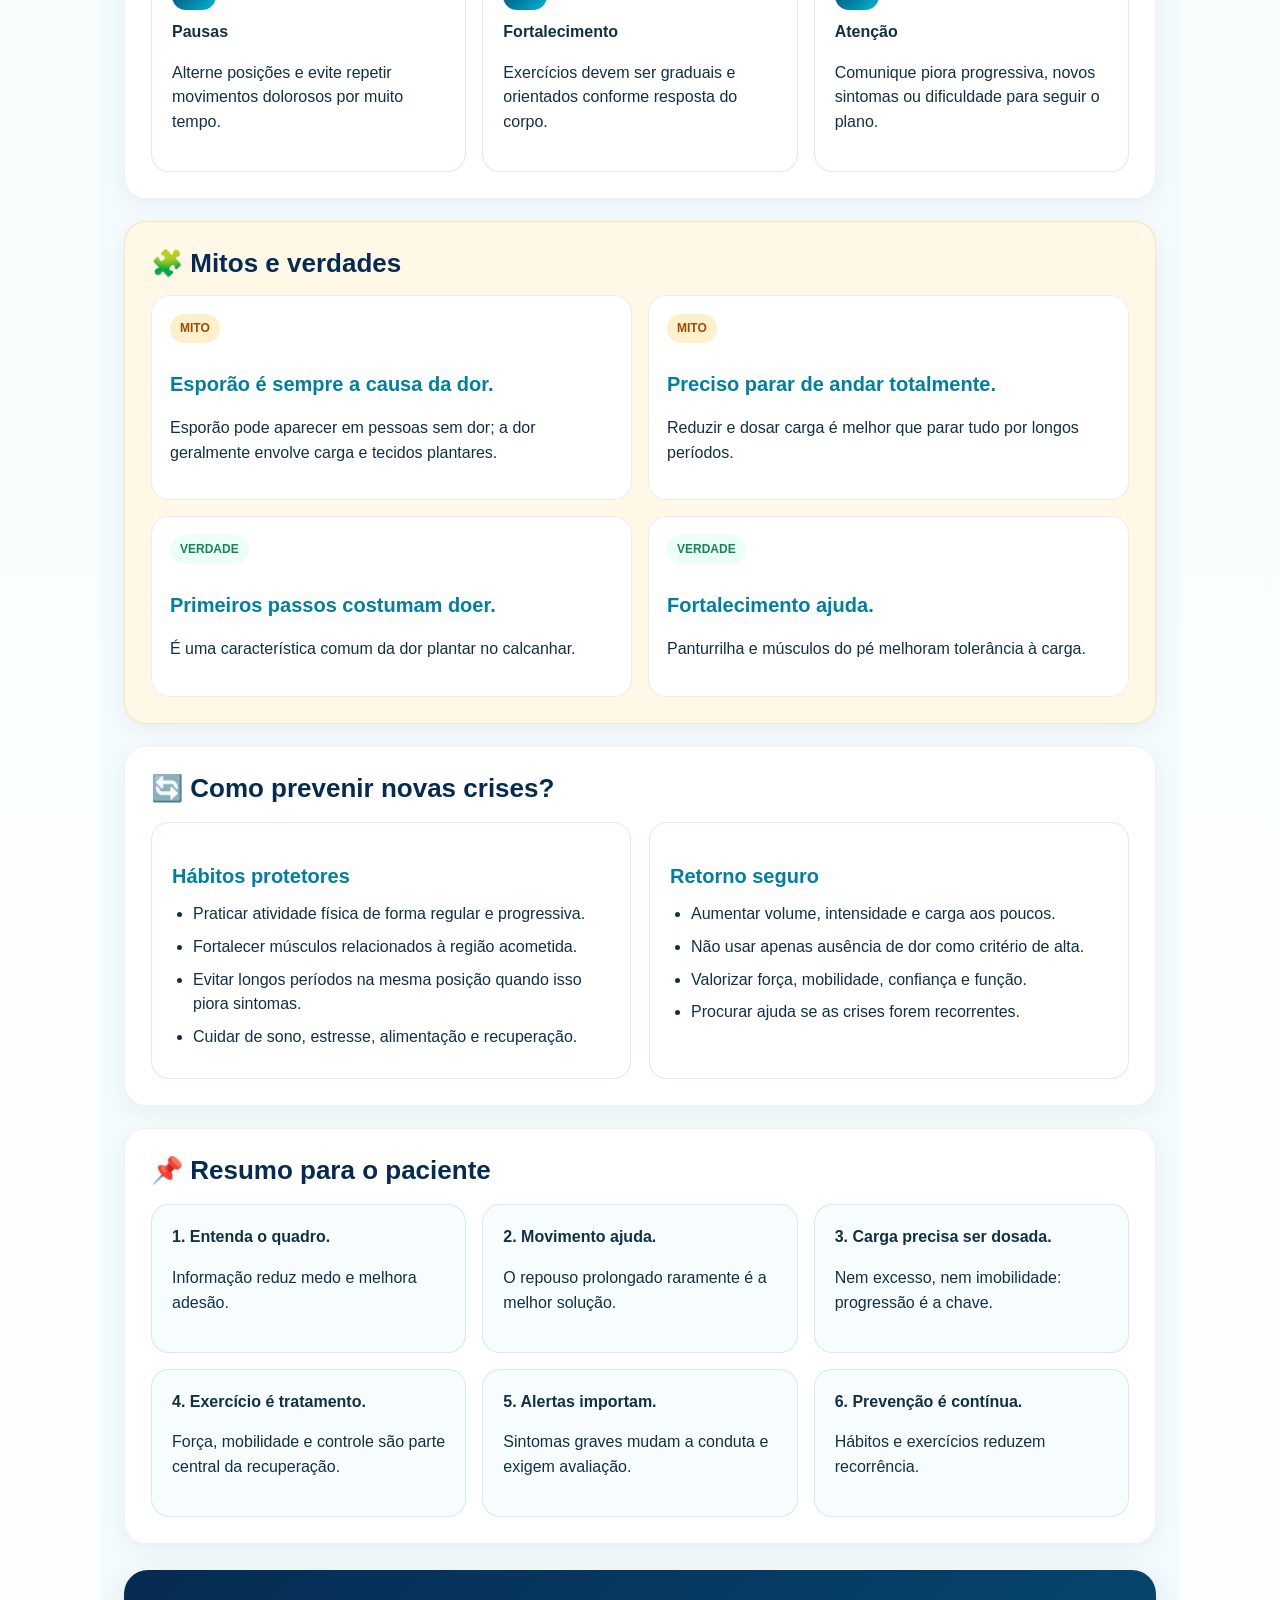
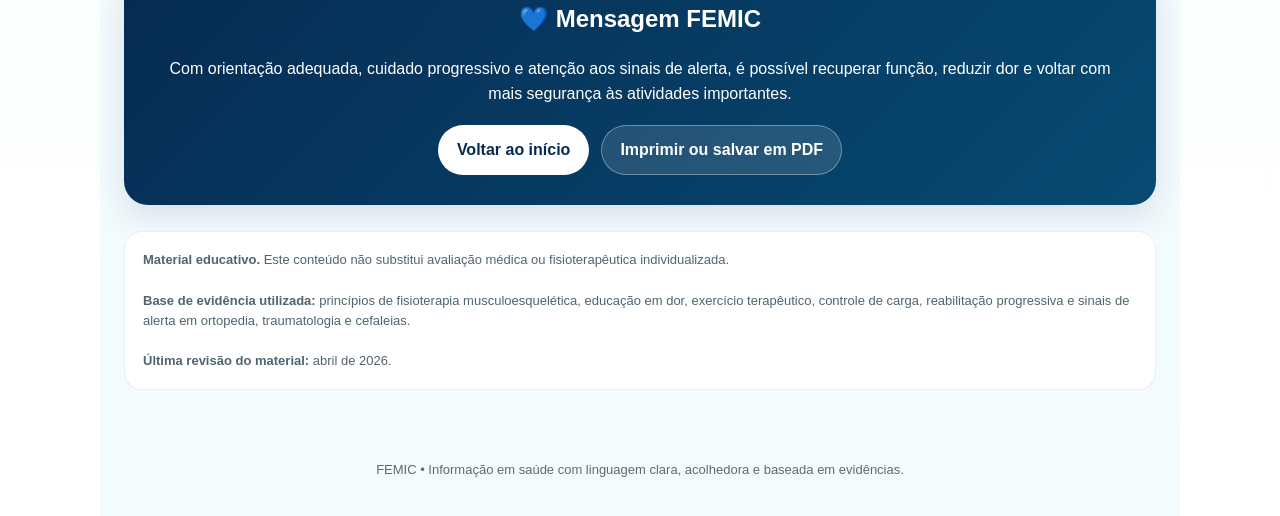
<file: fascite-plantar.html>
<!DOCTYPE html>
<html lang="pt-BR">
<head>
<meta charset="UTF-8">
<meta name="viewport" content="width=device-width, initial-scale=1.0">
<title>Fascite Plantar | FEMIC</title>
<style>
:root{--azul-escuro:#062b52;--azul:#007fa3;--turquesa:#00b7d8;--turquesa-claro:#e6f8fc;--fundo:#f4fbfd;--texto:#123044;--cinza:#5c6b73;--branco:#fff;--alerta:#b00020;--alerta-bg:#fff1f2;--amarelo-bg:#fff8e6;--verde:#16845b;--verde-bg:#ecfff6;--sombra:0 12px 32px rgba(6,43,82,.12);--raio:22px}
*{box-sizing:border-box}html,body{margin:0;padding:0;min-height:100%;overflow-x:hidden;overflow-y:auto;scroll-behavior:smooth}body{font-family:Arial,Helvetica,sans-serif;background:linear-gradient(180deg,#eefaff 0%,#f7fcfd 55%,#fff 100%);color:var(--texto);line-height:1.55}.page{width:min(1080px,100%);margin:0 auto;background:var(--fundo);min-height:100vh}.hero{position:relative;overflow:hidden;background:linear-gradient(135deg,var(--azul-escuro) 0%,#085a7c 45%,var(--turquesa) 100%);color:#fff;padding:46px 28px 38px;text-align:center}.hero:before{content:"";position:absolute;width:260px;height:260px;border:2px solid rgba(255,255,255,.16);border-radius:50%;top:-90px;left:-70px}.hero:after{content:"";position:absolute;width:360px;height:360px;background:radial-gradient(circle,rgba(255,255,255,.18),rgba(255,255,255,0) 65%);bottom:-180px;right:-100px}.brand{position:relative;z-index:1;display:inline-flex;align-items:center;gap:12px;padding:8px 16px;border:1px solid rgba(255,255,255,.3);border-radius:999px;background:rgba(255,255,255,.12);font-weight:700;letter-spacing:.08em;margin-bottom:18px;font-size:13px}.brand-icon{width:26px;height:26px;border-radius:50%;background:linear-gradient(135deg,#fff,#b8f4ff);color:var(--azul-escuro);display:flex;align-items:center;justify-content:center;font-weight:900}.hero h1{position:relative;z-index:1;font-size:clamp(34px,6vw,54px);margin:0;line-height:1.05}.hero p{position:relative;z-index:1;max-width:820px;margin:16px auto 0;font-size:clamp(16px,2.4vw,20px);opacity:.96}.quickbar{display:grid;grid-template-columns:repeat(4,1fr);gap:14px;padding:18px 24px 0;margin-top:-28px;position:relative;z-index:2}.quickitem{background:var(--branco);border-radius:18px;padding:18px 14px;text-align:center;box-shadow:var(--sombra);border:1px solid rgba(0,183,216,.18)}.quickitem strong{display:block;color:var(--azul-escuro);font-size:15px;margin-top:6px}.quickitem span{font-size:13px;color:var(--cinza)}main{padding:28px 24px 44px}.audio-box{background:linear-gradient(135deg,#fff,#eefbff);border:1px dashed rgba(0,127,163,.35);border-radius:22px;padding:20px;margin:22px 0;display:flex;gap:16px;align-items:center;box-shadow:0 6px 20px rgba(6,43,82,.06)}.audio-icon{width:52px;height:52px;border-radius:18px;background:linear-gradient(135deg,var(--azul-escuro),var(--turquesa));color:#fff;display:flex;align-items:center;justify-content:center;font-size:25px;flex:0 0 auto}.audio-box h2{margin:0 0 4px;font-size:22px;color:var(--azul-escuro)}.audio-box p{margin:0;color:var(--cinza);font-size:15px}.audio-placeholder{display:none}.section{background:var(--branco);border-radius:var(--raio);padding:26px;margin:22px 0;box-shadow:0 6px 20px rgba(6,43,82,.06);border:1px solid rgba(6,43,82,.06)}.section h2{margin:0 0 14px;color:var(--azul-escuro);font-size:26px;line-height:1.2}.section h3{margin:18px 0 8px;color:var(--azul);font-size:20px}.lead{font-size:18px;color:#21394a;margin:0}.highlight{background:linear-gradient(135deg,var(--turquesa-claro),#fff);border-left:7px solid var(--turquesa)}.grid-2{display:grid;grid-template-columns:repeat(2,1fr);gap:18px;margin-top:18px}.grid-3{display:grid;grid-template-columns:repeat(3,1fr);gap:16px;margin-top:18px}.card{background:#fff;border:1px solid rgba(0,127,163,.14);border-radius:18px;padding:20px;height:100%}.card.soft{background:#f7fdff}.icon{width:44px;height:44px;border-radius:14px;display:flex;align-items:center;justify-content:center;background:linear-gradient(135deg,var(--azul-escuro),var(--turquesa));color:#fff;font-size:23px;margin-bottom:10px}ul{padding-left:21px;margin:10px 0 0}li{margin:8px 0}.truth{background:var(--amarelo-bg);border:1px solid rgba(210,145,0,.18)}.myth-grid{display:grid;grid-template-columns:repeat(2,1fr);gap:16px;margin-top:16px}.myth{background:#fff;border-radius:18px;padding:18px;border:1px solid rgba(6,43,82,.08)}.badge{display:inline-block;padding:5px 10px;border-radius:999px;font-size:12px;font-weight:700;margin-bottom:8px}.badge.mito{color:#9a4d00;background:#fff0cc}.badge.verdade{color:var(--verde);background:var(--verde-bg)}.timeline{display:grid;gap:14px;margin-top:18px}.step{display:grid;grid-template-columns:54px 1fr;gap:14px;align-items:start;background:#f7fdff;border-radius:18px;padding:16px;border:1px solid rgba(0,183,216,.14)}.num{width:42px;height:42px;border-radius:50%;background:var(--azul-escuro);color:#fff;display:flex;align-items:center;justify-content:center;font-weight:800}.alert{background:var(--alerta-bg);border-left:7px solid var(--alerta)}.alert h2,.alert strong{color:var(--alerta)}.cta{background:linear-gradient(135deg,var(--azul-escuro),#074a72);color:#fff;text-align:center;padding:30px;border-radius:24px;margin:26px 0;box-shadow:var(--sombra)}.cta h2{color:#fff;margin-top:0}.button-row{display:flex;flex-wrap:wrap;gap:12px;justify-content:center;margin-top:18px}.btn{display:inline-block;text-decoration:none;border-radius:999px;padding:12px 18px;font-weight:700;border:1px solid rgba(255,255,255,.35)}.btn.primary{background:#fff;color:var(--azul-escuro)}.btn.secondary{color:#fff;background:rgba(255,255,255,.12)}.references{font-size:13px;color:#4f6570;background:#fff;border-radius:18px;padding:18px;border:1px solid rgba(6,43,82,.08)}.footer{text-align:center;padding:26px 20px 36px;color:#5b6c75;font-size:13px}@media(max-width:800px){.quickbar{grid-template-columns:repeat(2,1fr)}.grid-2,.grid-3,.myth-grid{grid-template-columns:1fr}.audio-box{align-items:flex-start}main{padding:22px 16px 36px}.section{padding:21px}.hero{padding:38px 18px 34px}}@media print{body{background:#fff}.page{width:100%;background:#fff}.section,.quickitem,.cta,.audio-box{box-shadow:none}.btn{display:none}}
</style>
</head>
<body>
<div class="page">
<header class="hero">
  <div class="brand"><span class="brand-icon">F</span> FEMIC • MATERIAL EDUCATIVO</div>
  <h1>Fascite Plantar</h1>
  <p>Dor no calcanhar e na sola do pé, típica nos primeiros passos do dia.</p>
</header>

<section class="quickbar"><div class="quickitem">🦶<strong>Dor no calcanhar</strong><span>Primeiros passos doem</span></div><div class="quickitem">📦<strong>Carga influencia</strong><span>Muito tempo em pé piora</span></div><div class="quickitem">🏋️<strong>Alongar e fortalecer</strong><span>Panturrilha e pé ajudam</span></div><div class="quickitem">👟<strong>Calçado importa</strong><span>Suporte reduz irritação</span></div></section>

<main>
<section class="audio-box">
  <div class="audio-icon">🎧</div>
  <div>
    <h2>Áudio explicativo</h2>
    <p>Este material já está preparado para receber, em uma versão futura, um áudio curto explicando esta orientação ao paciente.</p>
    <div class="audio-placeholder" data-audio-futuro="fascite-plantar">
      <!-- Futuro áudio:
      <audio controls preload="metadata">
        <source src="audio/fascite-plantar.mp3" type="audio/mpeg">
        Seu navegador não suporta áudio.
      </audio>
      -->
    </div>
  </div>
</section>

<section class="section highlight">
  <h2>🧠 O que é?</h2>
  <p class="lead">Fascite plantar, também chamada de dor plantar no calcanhar, envolve irritação e sobrecarga da fáscia plantar e estruturas ao redor do calcanhar. É comum causar dor nos primeiros passos da manhã ou após períodos sentado.</p>
  <div class="grid-3">
    <div class="card soft"><div class="icon">🔎</div><strong>Entender</strong><p>Compreender o quadro reduz medo e melhora a participação no tratamento.</p></div>
    <div class="card soft"><div class="icon">📈</div><strong>Progredir</strong><p>A recuperação costuma acontecer por etapas, com ajuste de carga e exercícios.</p></div>
    <div class="card soft"><div class="icon">🎯</div><strong>Retomar função</strong><p>O objetivo é voltar às atividades importantes com segurança e confiança.</p></div>
  </div>
</section>

<section class="section">
  <h2>⚠️ Sintomas mais comuns</h2>
  <div class="grid-2">
    <div class="card"><h3>O que o paciente pode sentir</h3><ul><li>Dor na sola do calcanhar.</li>
<li>Piora nos primeiros passos pela manhã.</li>
<li>Dor após ficar muito tempo sentado e levantar.</li>
<li>Piora ao ficar muito tempo em pé ou caminhar muito.</li>
<li>Sensibilidade ao tocar a região interna do calcanhar.</li></ul></div>
    <div class="card"><h3>Possíveis causas e fatores associados</h3><ul><li>Aumento rápido de caminhada, corrida ou tempo em pé.</li>
<li>Rigidez de panturrilha e tornozelo.</li>
<li>Fraqueza dos músculos do pé e panturrilha.</li>
<li>Calçados sem suporte em algumas pessoas.</li>
<li>Excesso de carga corporal ou ocupacional.</li></ul></div>
  </div>
</section>

<section class="section highlight">
  <h2>✅ O que fazer na crise?</h2>
  <div class="timeline"><div class="step"><div class="num">1</div><div>Reduza temporariamente volume de caminhada ou corrida.</div></div><div class="step"><div class="num">2</div><div>Use calçado confortável e com suporte.</div></div><div class="step"><div class="num">3</div><div>Faça alongamento suave de panturrilha e fáscia.</div></div><div class="step"><div class="num">4</div><div>Fortaleça pé e panturrilha progressivamente.</div></div><div class="step"><div class="num">5</div><div>Evite andar descalço em piso duro se piorar.</div></div></div>
</section>

<section class="section alert">
  <h2>🚨 Sinais de alerta: procure atendimento</h2>
  <p>Procure avaliação médica ou atendimento de urgência se houver:</p>
  <div class="grid-2">
    <div class="card"><ul><li>Dor após trauma com incapacidade de apoiar.</li>
<li>Inchaço importante, vermelhidão ou calor.</li>
<li>Dormência ou queimação intensa persistente.</li></ul></div>
    <div class="card"><ul><li>Dor noturna progressiva.</li>
<li>Feridas ou alteração de sensibilidade em diabéticos.</li></ul></div>
  </div>
</section>

<section class="section">
  <h2>🩺 Exames: quando são necessários?</h2>
  <p>O diagnóstico costuma ser clínico. Exames podem ser usados quando sintomas são atípicos, persistentes ou há suspeita de fratura por estresse, neuropatia ou outra condição.</p>
</section>

<section class="section">
  <h2>💊 Tratamento e fisioterapia</h2>
  <div class="grid-2">
    <div class="card">
      <h3>Medidas principais</h3>
      <ul><li>Educação e controle de carga.</li>
<li>Alongamento de panturrilha e fáscia plantar.</li>
<li>Fortalecimento progressivo de panturrilha e músculos do pé.</li>
<li>Taping, palmilhas ou calçados adequados em casos selecionados.</li>
<li>Retorno gradual a corrida e caminhadas longas.</li></ul>
    </div>
    <div class="card">
      <h3>Medicamentos e procedimentos</h3>
      <ul>
        <li>Medicamentos podem ajudar quando prescritos, mas não substituem reabilitação.</li>
        <li>Evite automedicação, principalmente se houver doenças associadas, gestação ou uso de outros remédios.</li>
        <li>Procedimentos ou cirurgia devem ser avaliados individualmente quando houver indicação.</li>
      </ul>
    </div>
  </div>
</section>

<section class="section">
  <h2>🏠 Cuidados práticos em casa</h2>
  <div class="grid-3">
    <div class="card"><div class="icon">🚶</div><strong>Mova-se com segurança</strong><p>Use calçado de apoio ao levantar.</p></div>
    <div class="card"><div class="icon">📦</div><strong>Controle a carga</strong><p>Massageie suavemente a sola se aliviar.</p></div>
    <div class="card"><div class="icon">🎯</div><strong>Progressão</strong><p>Evite aumento brusco de caminhada.</p></div>
    <div class="card"><div class="icon">⏸️</div><strong>Pausas</strong><p>Alterne posições e evite repetir movimentos dolorosos por muito tempo.</p></div>
    <div class="card"><div class="icon">🏋️</div><strong>Fortalecimento</strong><p>Exercícios devem ser graduais e orientados conforme resposta do corpo.</p></div>
    <div class="card"><div class="icon">📌</div><strong>Atenção</strong><p>Comunique piora progressiva, novos sintomas ou dificuldade para seguir o plano.</p></div>
  </div>
</section>

<section class="section truth">
  <h2>🧩 Mitos e verdades</h2>
  <div class="myth-grid"><div class="myth"><span class="badge mito">MITO</span><h3>Esporão é sempre a causa da dor.</h3><p>Esporão pode aparecer em pessoas sem dor; a dor geralmente envolve carga e tecidos plantares.</p></div><div class="myth"><span class="badge mito">MITO</span><h3>Preciso parar de andar totalmente.</h3><p>Reduzir e dosar carga é melhor que parar tudo por longos períodos.</p></div><div class="myth"><span class="badge verdade">VERDADE</span><h3>Primeiros passos costumam doer.</h3><p>É uma característica comum da dor plantar no calcanhar.</p></div><div class="myth"><span class="badge verdade">VERDADE</span><h3>Fortalecimento ajuda.</h3><p>Panturrilha e músculos do pé melhoram tolerância à carga.</p></div></div>
</section>

<section class="section">
  <h2>🔄 Como prevenir novas crises?</h2>
  <div class="grid-2">
    <div class="card">
      <h3>Hábitos protetores</h3>
      <ul>
        <li>Praticar atividade física de forma regular e progressiva.</li>
        <li>Fortalecer músculos relacionados à região acometida.</li>
        <li>Evitar longos períodos na mesma posição quando isso piora sintomas.</li>
        <li>Cuidar de sono, estresse, alimentação e recuperação.</li>
      </ul>
    </div>
    <div class="card">
      <h3>Retorno seguro</h3>
      <ul>
        <li>Aumentar volume, intensidade e carga aos poucos.</li>
        <li>Não usar apenas ausência de dor como critério de alta.</li>
        <li>Valorizar força, mobilidade, confiança e função.</li>
        <li>Procurar ajuda se as crises forem recorrentes.</li>
      </ul>
    </div>
  </div>
</section>

<section class="section">
  <h2>📌 Resumo para o paciente</h2>
  <div class="grid-3">
    <div class="card soft"><strong>1. Entenda o quadro.</strong><p>Informação reduz medo e melhora adesão.</p></div>
    <div class="card soft"><strong>2. Movimento ajuda.</strong><p>O repouso prolongado raramente é a melhor solução.</p></div>
    <div class="card soft"><strong>3. Carga precisa ser dosada.</strong><p>Nem excesso, nem imobilidade: progressão é a chave.</p></div>
    <div class="card soft"><strong>4. Exercício é tratamento.</strong><p>Força, mobilidade e controle são parte central da recuperação.</p></div>
    <div class="card soft"><strong>5. Alertas importam.</strong><p>Sintomas graves mudam a conduta e exigem avaliação.</p></div>
    <div class="card soft"><strong>6. Prevenção é contínua.</strong><p>Hábitos e exercícios reduzem recorrência.</p></div>
  </div>
</section>

<section class="cta">
  <h2>💙 Mensagem FEMIC</h2>
  <p>Com orientação adequada, cuidado progressivo e atenção aos sinais de alerta, é possível recuperar função, reduzir dor e voltar com mais segurança às atividades importantes.</p>
  <div class="button-row">
    <a class="btn primary" href="#top" onclick="window.scrollTo({top:0,behavior:'smooth'}); return false;">Voltar ao início</a>
    <a class="btn secondary" href="javascript:window.print()">Imprimir ou salvar em PDF</a>
  </div>
</section>

<section class="references">
  <strong>Material educativo.</strong> Este conteúdo não substitui avaliação médica ou fisioterapêutica individualizada.
  <br><br>
  <strong>Base de evidência utilizada:</strong> princípios de fisioterapia musculoesquelética, educação em dor, exercício terapêutico, controle de carga, reabilitação progressiva e sinais de alerta em ortopedia, traumatologia e cefaleias.
  <br><br>
  <strong>Última revisão do material:</strong> abril de 2026.
</section>
</main>

<footer class="footer">FEMIC • Informação em saúde com linguagem clara, acolhedora e baseada em evidências.</footer>
</div>
</body>
</html>
</file>
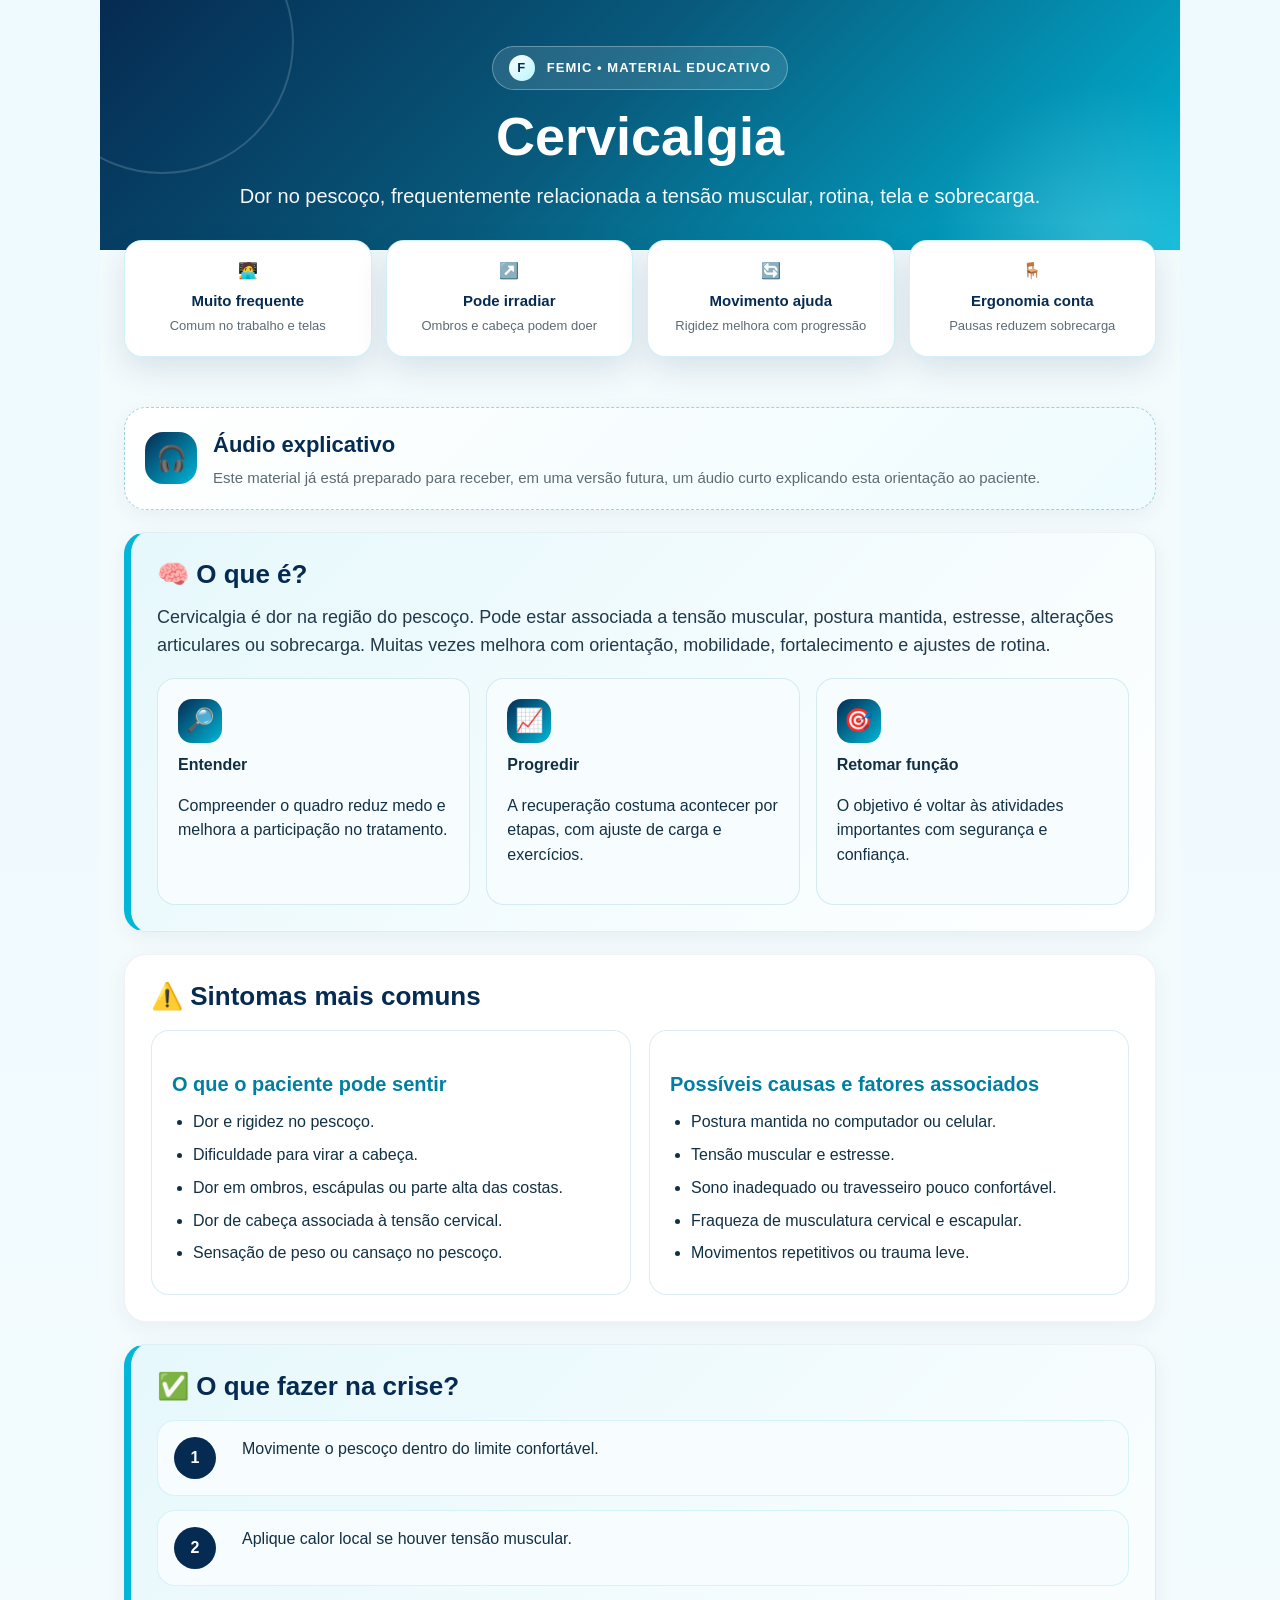
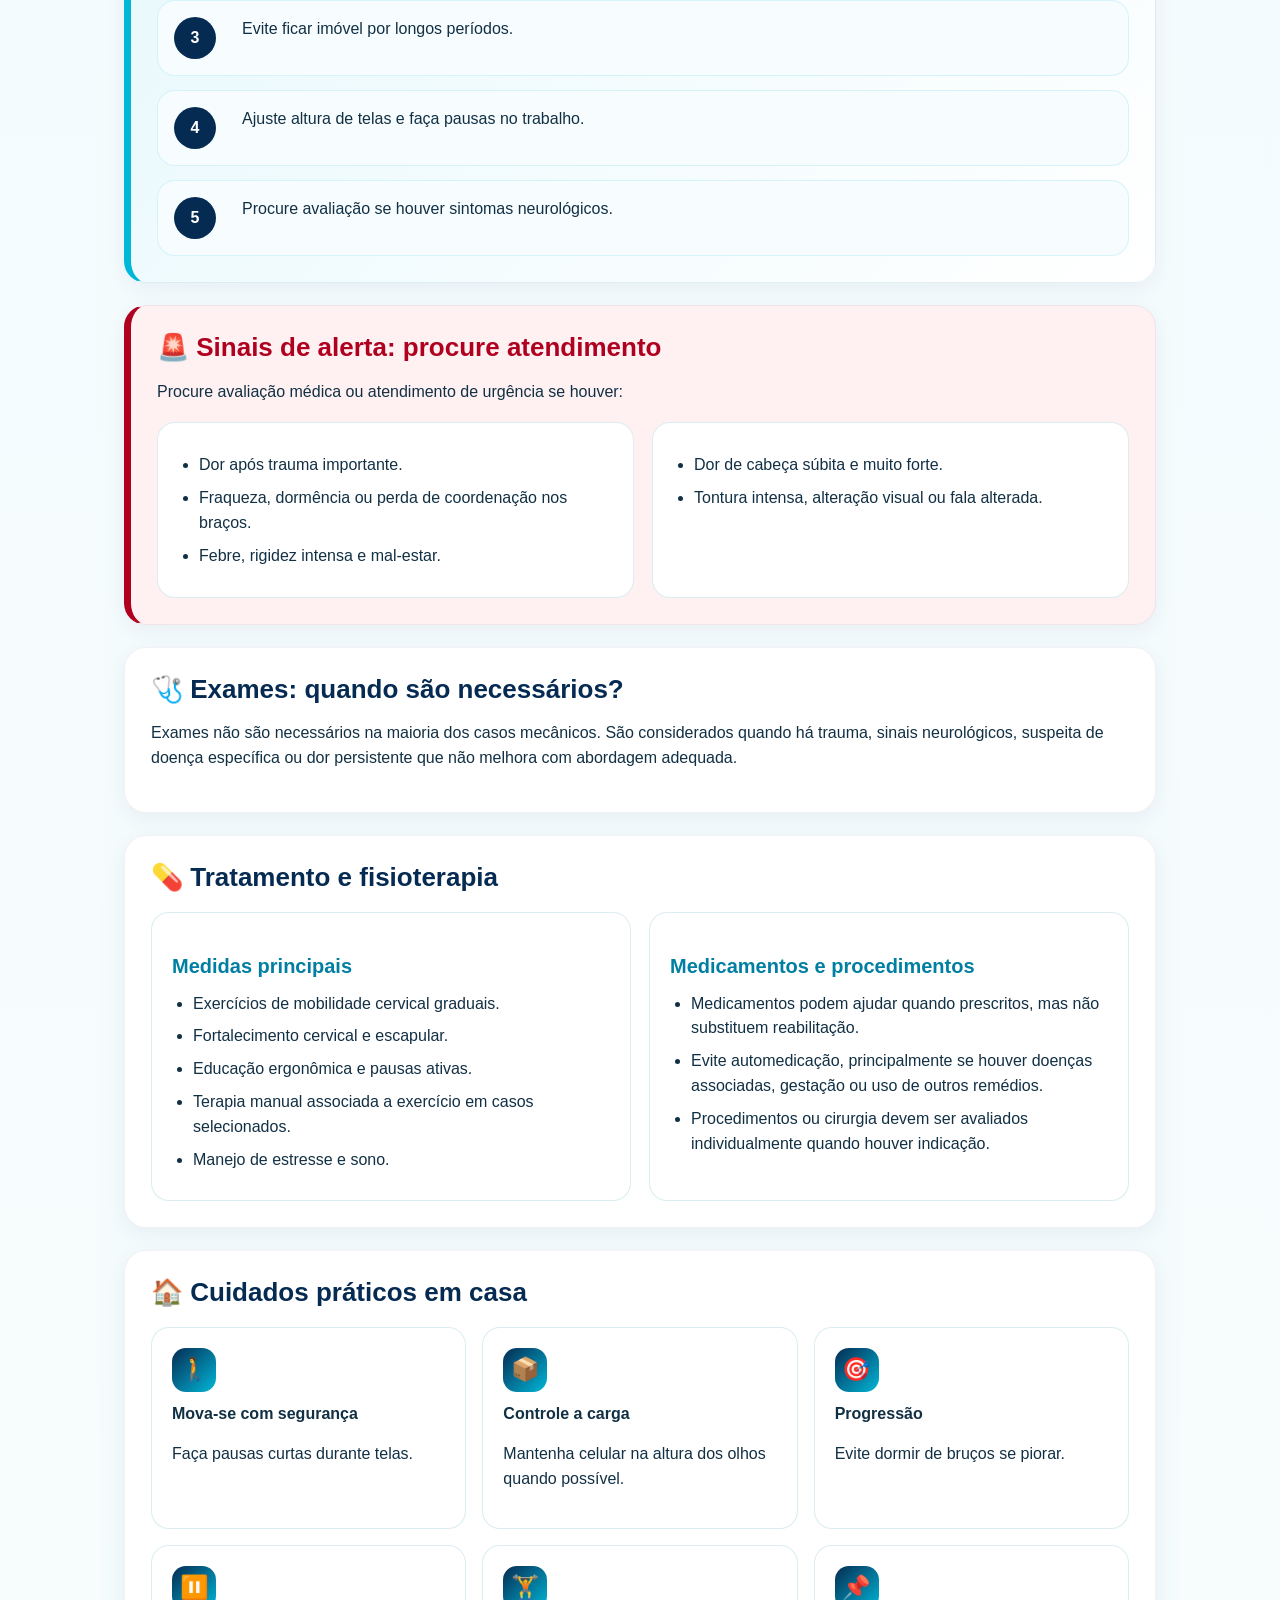
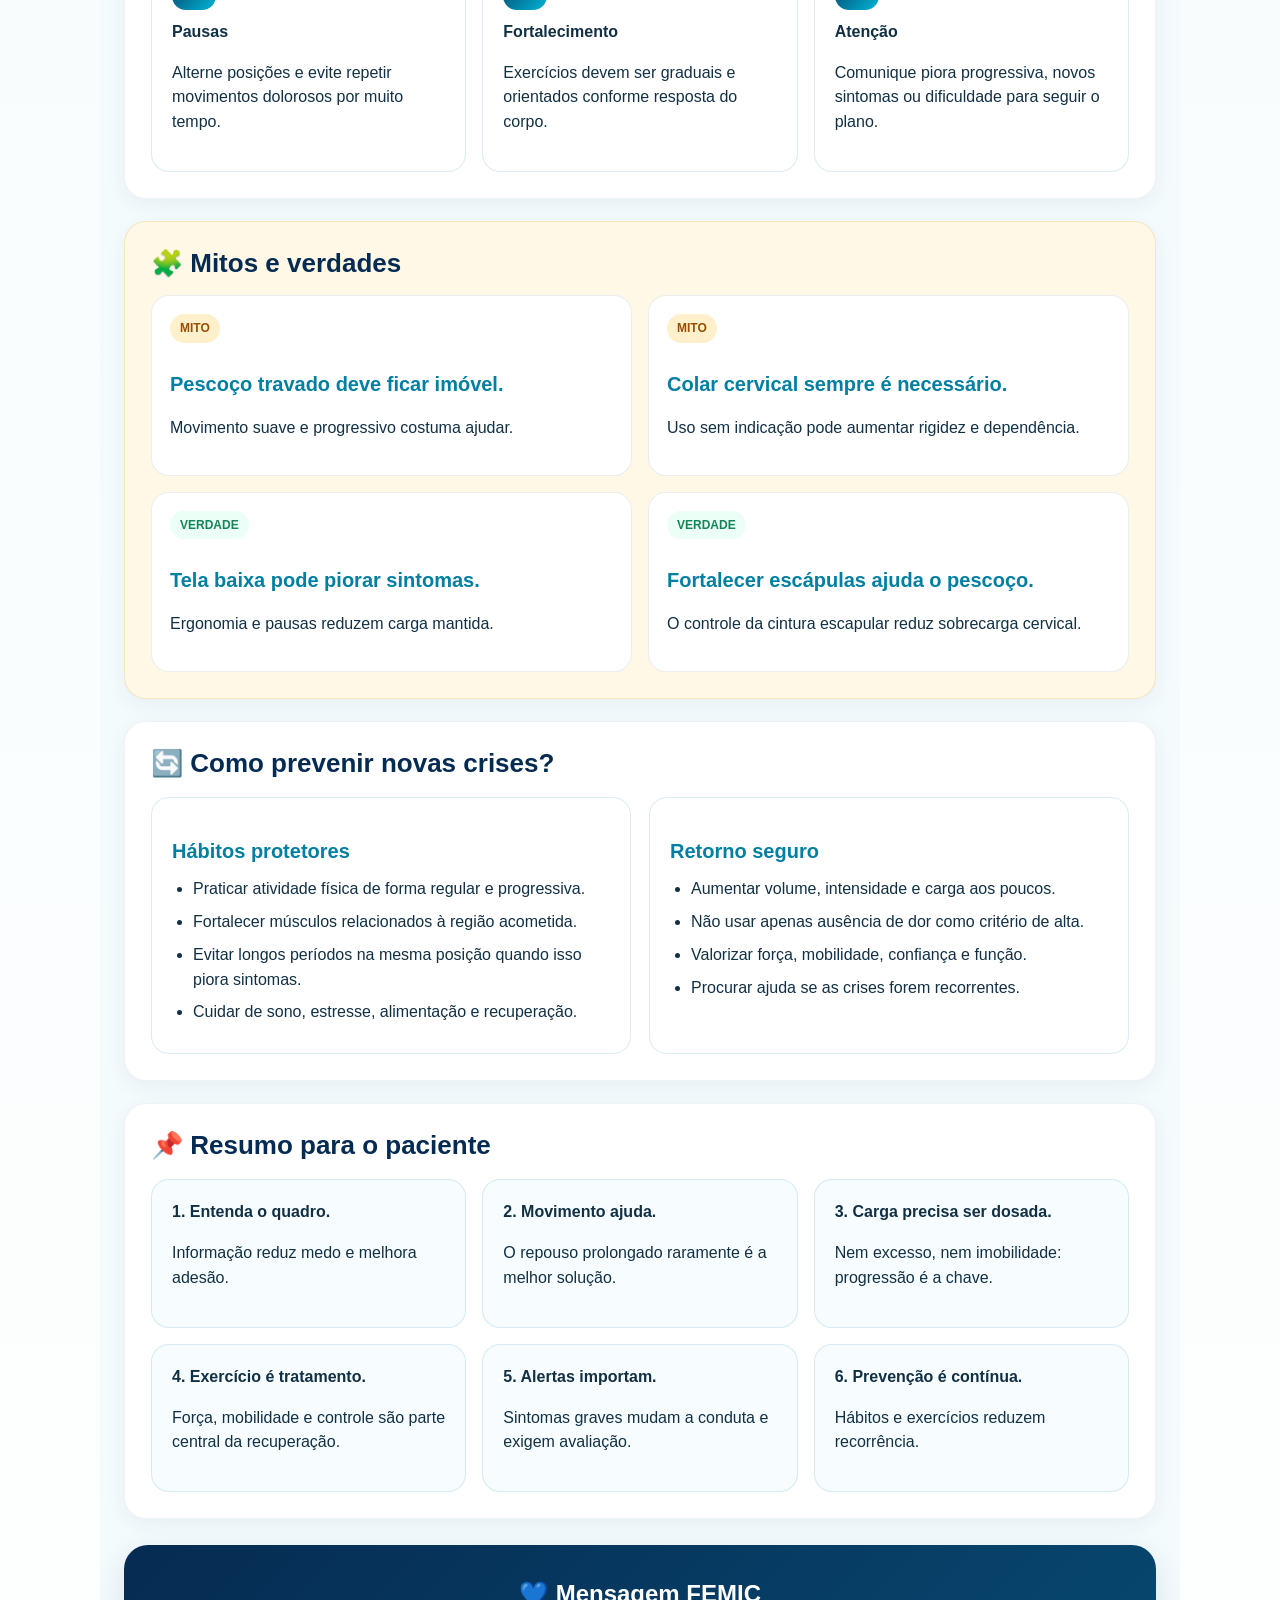
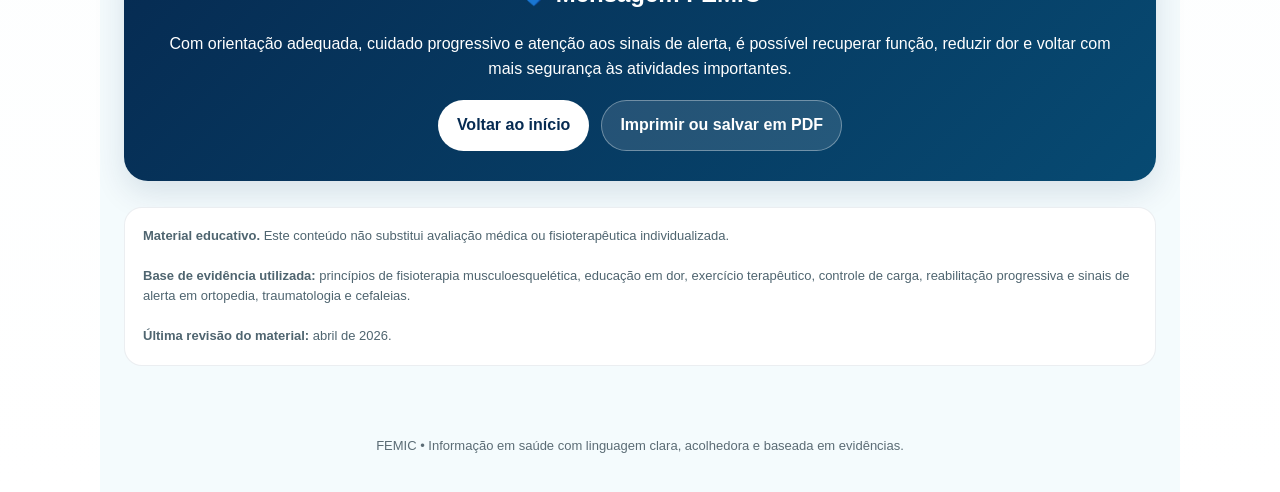
<file: femic_cervicalgia.html>
<!DOCTYPE html>
<html lang="pt-BR">
<head>
<meta charset="UTF-8">
<meta name="viewport" content="width=device-width, initial-scale=1.0">
<title>Cervicalgia | FEMIC</title>
<style>
:root{--azul-escuro:#062b52;--azul:#007fa3;--turquesa:#00b7d8;--turquesa-claro:#e6f8fc;--fundo:#f4fbfd;--texto:#123044;--cinza:#5c6b73;--branco:#fff;--alerta:#b00020;--alerta-bg:#fff1f2;--amarelo-bg:#fff8e6;--verde:#16845b;--verde-bg:#ecfff6;--sombra:0 12px 32px rgba(6,43,82,.12);--raio:22px}
*{box-sizing:border-box}html,body{margin:0;padding:0;min-height:100%;overflow-x:hidden;overflow-y:auto;scroll-behavior:smooth}body{font-family:Arial,Helvetica,sans-serif;background:linear-gradient(180deg,#eefaff 0%,#f7fcfd 55%,#fff 100%);color:var(--texto);line-height:1.55}.page{width:min(1080px,100%);margin:0 auto;background:var(--fundo);min-height:100vh}.hero{position:relative;overflow:hidden;background:linear-gradient(135deg,var(--azul-escuro) 0%,#085a7c 45%,var(--turquesa) 100%);color:#fff;padding:46px 28px 38px;text-align:center}.hero:before{content:"";position:absolute;width:260px;height:260px;border:2px solid rgba(255,255,255,.16);border-radius:50%;top:-90px;left:-70px}.hero:after{content:"";position:absolute;width:360px;height:360px;background:radial-gradient(circle,rgba(255,255,255,.18),rgba(255,255,255,0) 65%);bottom:-180px;right:-100px}.brand{position:relative;z-index:1;display:inline-flex;align-items:center;gap:12px;padding:8px 16px;border:1px solid rgba(255,255,255,.3);border-radius:999px;background:rgba(255,255,255,.12);font-weight:700;letter-spacing:.08em;margin-bottom:18px;font-size:13px}.brand-icon{width:26px;height:26px;border-radius:50%;background:linear-gradient(135deg,#fff,#b8f4ff);color:var(--azul-escuro);display:flex;align-items:center;justify-content:center;font-weight:900}.hero h1{position:relative;z-index:1;font-size:clamp(34px,6vw,54px);margin:0;line-height:1.05}.hero p{position:relative;z-index:1;max-width:820px;margin:16px auto 0;font-size:clamp(16px,2.4vw,20px);opacity:.96}.quickbar{display:grid;grid-template-columns:repeat(4,1fr);gap:14px;padding:18px 24px 0;margin-top:-28px;position:relative;z-index:2}.quickitem{background:var(--branco);border-radius:18px;padding:18px 14px;text-align:center;box-shadow:var(--sombra);border:1px solid rgba(0,183,216,.18)}.quickitem strong{display:block;color:var(--azul-escuro);font-size:15px;margin-top:6px}.quickitem span{font-size:13px;color:var(--cinza)}main{padding:28px 24px 44px}.audio-box{background:linear-gradient(135deg,#fff,#eefbff);border:1px dashed rgba(0,127,163,.35);border-radius:22px;padding:20px;margin:22px 0;display:flex;gap:16px;align-items:center;box-shadow:0 6px 20px rgba(6,43,82,.06)}.audio-icon{width:52px;height:52px;border-radius:18px;background:linear-gradient(135deg,var(--azul-escuro),var(--turquesa));color:#fff;display:flex;align-items:center;justify-content:center;font-size:25px;flex:0 0 auto}.audio-box h2{margin:0 0 4px;font-size:22px;color:var(--azul-escuro)}.audio-box p{margin:0;color:var(--cinza);font-size:15px}.audio-placeholder{display:none}.section{background:var(--branco);border-radius:var(--raio);padding:26px;margin:22px 0;box-shadow:0 6px 20px rgba(6,43,82,.06);border:1px solid rgba(6,43,82,.06)}.section h2{margin:0 0 14px;color:var(--azul-escuro);font-size:26px;line-height:1.2}.section h3{margin:18px 0 8px;color:var(--azul);font-size:20px}.lead{font-size:18px;color:#21394a;margin:0}.highlight{background:linear-gradient(135deg,var(--turquesa-claro),#fff);border-left:7px solid var(--turquesa)}.grid-2{display:grid;grid-template-columns:repeat(2,1fr);gap:18px;margin-top:18px}.grid-3{display:grid;grid-template-columns:repeat(3,1fr);gap:16px;margin-top:18px}.card{background:#fff;border:1px solid rgba(0,127,163,.14);border-radius:18px;padding:20px;height:100%}.card.soft{background:#f7fdff}.icon{width:44px;height:44px;border-radius:14px;display:flex;align-items:center;justify-content:center;background:linear-gradient(135deg,var(--azul-escuro),var(--turquesa));color:#fff;font-size:23px;margin-bottom:10px}ul{padding-left:21px;margin:10px 0 0}li{margin:8px 0}.truth{background:var(--amarelo-bg);border:1px solid rgba(210,145,0,.18)}.myth-grid{display:grid;grid-template-columns:repeat(2,1fr);gap:16px;margin-top:16px}.myth{background:#fff;border-radius:18px;padding:18px;border:1px solid rgba(6,43,82,.08)}.badge{display:inline-block;padding:5px 10px;border-radius:999px;font-size:12px;font-weight:700;margin-bottom:8px}.badge.mito{color:#9a4d00;background:#fff0cc}.badge.verdade{color:var(--verde);background:var(--verde-bg)}.timeline{display:grid;gap:14px;margin-top:18px}.step{display:grid;grid-template-columns:54px 1fr;gap:14px;align-items:start;background:#f7fdff;border-radius:18px;padding:16px;border:1px solid rgba(0,183,216,.14)}.num{width:42px;height:42px;border-radius:50%;background:var(--azul-escuro);color:#fff;display:flex;align-items:center;justify-content:center;font-weight:800}.alert{background:var(--alerta-bg);border-left:7px solid var(--alerta)}.alert h2,.alert strong{color:var(--alerta)}.cta{background:linear-gradient(135deg,var(--azul-escuro),#074a72);color:#fff;text-align:center;padding:30px;border-radius:24px;margin:26px 0;box-shadow:var(--sombra)}.cta h2{color:#fff;margin-top:0}.button-row{display:flex;flex-wrap:wrap;gap:12px;justify-content:center;margin-top:18px}.btn{display:inline-block;text-decoration:none;border-radius:999px;padding:12px 18px;font-weight:700;border:1px solid rgba(255,255,255,.35)}.btn.primary{background:#fff;color:var(--azul-escuro)}.btn.secondary{color:#fff;background:rgba(255,255,255,.12)}.references{font-size:13px;color:#4f6570;background:#fff;border-radius:18px;padding:18px;border:1px solid rgba(6,43,82,.08)}.footer{text-align:center;padding:26px 20px 36px;color:#5b6c75;font-size:13px}@media(max-width:800px){.quickbar{grid-template-columns:repeat(2,1fr)}.grid-2,.grid-3,.myth-grid{grid-template-columns:1fr}.audio-box{align-items:flex-start}main{padding:22px 16px 36px}.section{padding:21px}.hero{padding:38px 18px 34px}}@media print{body{background:#fff}.page{width:100%;background:#fff}.section,.quickitem,.cta,.audio-box{box-shadow:none}.btn{display:none}}
</style>
</head>
<body>
<div class="page">
<header class="hero">
  <div class="brand"><span class="brand-icon">F</span> FEMIC • MATERIAL EDUCATIVO</div>
  <h1>Cervicalgia</h1>
  <p>Dor no pescoço, frequentemente relacionada a tensão muscular, rotina, tela e sobrecarga.</p>
</header>

<section class="quickbar"><div class="quickitem">🧑‍💻<strong>Muito frequente</strong><span>Comum no trabalho e telas</span></div><div class="quickitem">↗️<strong>Pode irradiar</strong><span>Ombros e cabeça podem doer</span></div><div class="quickitem">🔄<strong>Movimento ajuda</strong><span>Rigidez melhora com progressão</span></div><div class="quickitem">🪑<strong>Ergonomia conta</strong><span>Pausas reduzem sobrecarga</span></div></section>

<main>
<section class="audio-box">
  <div class="audio-icon">🎧</div>
  <div>
    <h2>Áudio explicativo</h2>
    <p>Este material já está preparado para receber, em uma versão futura, um áudio curto explicando esta orientação ao paciente.</p>
    <div class="audio-placeholder" data-audio-futuro="cervicalgia">
      <!-- Futuro áudio:
      <audio controls preload="metadata">
        <source src="audio/cervicalgia.mp3" type="audio/mpeg">
        Seu navegador não suporta áudio.
      </audio>
      -->
    </div>
  </div>
</section>

<section class="section highlight">
  <h2>🧠 O que é?</h2>
  <p class="lead">Cervicalgia é dor na região do pescoço. Pode estar associada a tensão muscular, postura mantida, estresse, alterações articulares ou sobrecarga. Muitas vezes melhora com orientação, mobilidade, fortalecimento e ajustes de rotina.</p>
  <div class="grid-3">
    <div class="card soft"><div class="icon">🔎</div><strong>Entender</strong><p>Compreender o quadro reduz medo e melhora a participação no tratamento.</p></div>
    <div class="card soft"><div class="icon">📈</div><strong>Progredir</strong><p>A recuperação costuma acontecer por etapas, com ajuste de carga e exercícios.</p></div>
    <div class="card soft"><div class="icon">🎯</div><strong>Retomar função</strong><p>O objetivo é voltar às atividades importantes com segurança e confiança.</p></div>
  </div>
</section>

<section class="section">
  <h2>⚠️ Sintomas mais comuns</h2>
  <div class="grid-2">
    <div class="card"><h3>O que o paciente pode sentir</h3><ul><li>Dor e rigidez no pescoço.</li>
<li>Dificuldade para virar a cabeça.</li>
<li>Dor em ombros, escápulas ou parte alta das costas.</li>
<li>Dor de cabeça associada à tensão cervical.</li>
<li>Sensação de peso ou cansaço no pescoço.</li></ul></div>
    <div class="card"><h3>Possíveis causas e fatores associados</h3><ul><li>Postura mantida no computador ou celular.</li>
<li>Tensão muscular e estresse.</li>
<li>Sono inadequado ou travesseiro pouco confortável.</li>
<li>Fraqueza de musculatura cervical e escapular.</li>
<li>Movimentos repetitivos ou trauma leve.</li></ul></div>
  </div>
</section>

<section class="section highlight">
  <h2>✅ O que fazer na crise?</h2>
  <div class="timeline"><div class="step"><div class="num">1</div><div>Movimente o pescoço dentro do limite confortável.</div></div><div class="step"><div class="num">2</div><div>Aplique calor local se houver tensão muscular.</div></div><div class="step"><div class="num">3</div><div>Evite ficar imóvel por longos períodos.</div></div><div class="step"><div class="num">4</div><div>Ajuste altura de telas e faça pausas no trabalho.</div></div><div class="step"><div class="num">5</div><div>Procure avaliação se houver sintomas neurológicos.</div></div></div>
</section>

<section class="section alert">
  <h2>🚨 Sinais de alerta: procure atendimento</h2>
  <p>Procure avaliação médica ou atendimento de urgência se houver:</p>
  <div class="grid-2">
    <div class="card"><ul><li>Dor após trauma importante.</li>
<li>Fraqueza, dormência ou perda de coordenação nos braços.</li>
<li>Febre, rigidez intensa e mal-estar.</li></ul></div>
    <div class="card"><ul><li>Dor de cabeça súbita e muito forte.</li>
<li>Tontura intensa, alteração visual ou fala alterada.</li></ul></div>
  </div>
</section>

<section class="section">
  <h2>🩺 Exames: quando são necessários?</h2>
  <p>Exames não são necessários na maioria dos casos mecânicos. São considerados quando há trauma, sinais neurológicos, suspeita de doença específica ou dor persistente que não melhora com abordagem adequada.</p>
</section>

<section class="section">
  <h2>💊 Tratamento e fisioterapia</h2>
  <div class="grid-2">
    <div class="card">
      <h3>Medidas principais</h3>
      <ul><li>Exercícios de mobilidade cervical graduais.</li>
<li>Fortalecimento cervical e escapular.</li>
<li>Educação ergonômica e pausas ativas.</li>
<li>Terapia manual associada a exercício em casos selecionados.</li>
<li>Manejo de estresse e sono.</li></ul>
    </div>
    <div class="card">
      <h3>Medicamentos e procedimentos</h3>
      <ul>
        <li>Medicamentos podem ajudar quando prescritos, mas não substituem reabilitação.</li>
        <li>Evite automedicação, principalmente se houver doenças associadas, gestação ou uso de outros remédios.</li>
        <li>Procedimentos ou cirurgia devem ser avaliados individualmente quando houver indicação.</li>
      </ul>
    </div>
  </div>
</section>

<section class="section">
  <h2>🏠 Cuidados práticos em casa</h2>
  <div class="grid-3">
    <div class="card"><div class="icon">🚶</div><strong>Mova-se com segurança</strong><p>Faça pausas curtas durante telas.</p></div>
    <div class="card"><div class="icon">📦</div><strong>Controle a carga</strong><p>Mantenha celular na altura dos olhos quando possível.</p></div>
    <div class="card"><div class="icon">🎯</div><strong>Progressão</strong><p>Evite dormir de bruços se piorar.</p></div>
    <div class="card"><div class="icon">⏸️</div><strong>Pausas</strong><p>Alterne posições e evite repetir movimentos dolorosos por muito tempo.</p></div>
    <div class="card"><div class="icon">🏋️</div><strong>Fortalecimento</strong><p>Exercícios devem ser graduais e orientados conforme resposta do corpo.</p></div>
    <div class="card"><div class="icon">📌</div><strong>Atenção</strong><p>Comunique piora progressiva, novos sintomas ou dificuldade para seguir o plano.</p></div>
  </div>
</section>

<section class="section truth">
  <h2>🧩 Mitos e verdades</h2>
  <div class="myth-grid"><div class="myth"><span class="badge mito">MITO</span><h3>Pescoço travado deve ficar imóvel.</h3><p>Movimento suave e progressivo costuma ajudar.</p></div><div class="myth"><span class="badge mito">MITO</span><h3>Colar cervical sempre é necessário.</h3><p>Uso sem indicação pode aumentar rigidez e dependência.</p></div><div class="myth"><span class="badge verdade">VERDADE</span><h3>Tela baixa pode piorar sintomas.</h3><p>Ergonomia e pausas reduzem carga mantida.</p></div><div class="myth"><span class="badge verdade">VERDADE</span><h3>Fortalecer escápulas ajuda o pescoço.</h3><p>O controle da cintura escapular reduz sobrecarga cervical.</p></div></div>
</section>

<section class="section">
  <h2>🔄 Como prevenir novas crises?</h2>
  <div class="grid-2">
    <div class="card">
      <h3>Hábitos protetores</h3>
      <ul>
        <li>Praticar atividade física de forma regular e progressiva.</li>
        <li>Fortalecer músculos relacionados à região acometida.</li>
        <li>Evitar longos períodos na mesma posição quando isso piora sintomas.</li>
        <li>Cuidar de sono, estresse, alimentação e recuperação.</li>
      </ul>
    </div>
    <div class="card">
      <h3>Retorno seguro</h3>
      <ul>
        <li>Aumentar volume, intensidade e carga aos poucos.</li>
        <li>Não usar apenas ausência de dor como critério de alta.</li>
        <li>Valorizar força, mobilidade, confiança e função.</li>
        <li>Procurar ajuda se as crises forem recorrentes.</li>
      </ul>
    </div>
  </div>
</section>

<section class="section">
  <h2>📌 Resumo para o paciente</h2>
  <div class="grid-3">
    <div class="card soft"><strong>1. Entenda o quadro.</strong><p>Informação reduz medo e melhora adesão.</p></div>
    <div class="card soft"><strong>2. Movimento ajuda.</strong><p>O repouso prolongado raramente é a melhor solução.</p></div>
    <div class="card soft"><strong>3. Carga precisa ser dosada.</strong><p>Nem excesso, nem imobilidade: progressão é a chave.</p></div>
    <div class="card soft"><strong>4. Exercício é tratamento.</strong><p>Força, mobilidade e controle são parte central da recuperação.</p></div>
    <div class="card soft"><strong>5. Alertas importam.</strong><p>Sintomas graves mudam a conduta e exigem avaliação.</p></div>
    <div class="card soft"><strong>6. Prevenção é contínua.</strong><p>Hábitos e exercícios reduzem recorrência.</p></div>
  </div>
</section>

<section class="cta">
  <h2>💙 Mensagem FEMIC</h2>
  <p>Com orientação adequada, cuidado progressivo e atenção aos sinais de alerta, é possível recuperar função, reduzir dor e voltar com mais segurança às atividades importantes.</p>
  <div class="button-row">
    <a class="btn primary" href="#top" onclick="window.scrollTo({top:0,behavior:'smooth'}); return false;">Voltar ao início</a>
    <a class="btn secondary" href="javascript:window.print()">Imprimir ou salvar em PDF</a>
  </div>
</section>

<section class="references">
  <strong>Material educativo.</strong> Este conteúdo não substitui avaliação médica ou fisioterapêutica individualizada.
  <br><br>
  <strong>Base de evidência utilizada:</strong> princípios de fisioterapia musculoesquelética, educação em dor, exercício terapêutico, controle de carga, reabilitação progressiva e sinais de alerta em ortopedia, traumatologia e cefaleias.
  <br><br>
  <strong>Última revisão do material:</strong> abril de 2026.
</section>
</main>

<footer class="footer">FEMIC • Informação em saúde com linguagem clara, acolhedora e baseada em evidências.</footer>
</div>
</body>
</html>
</file>
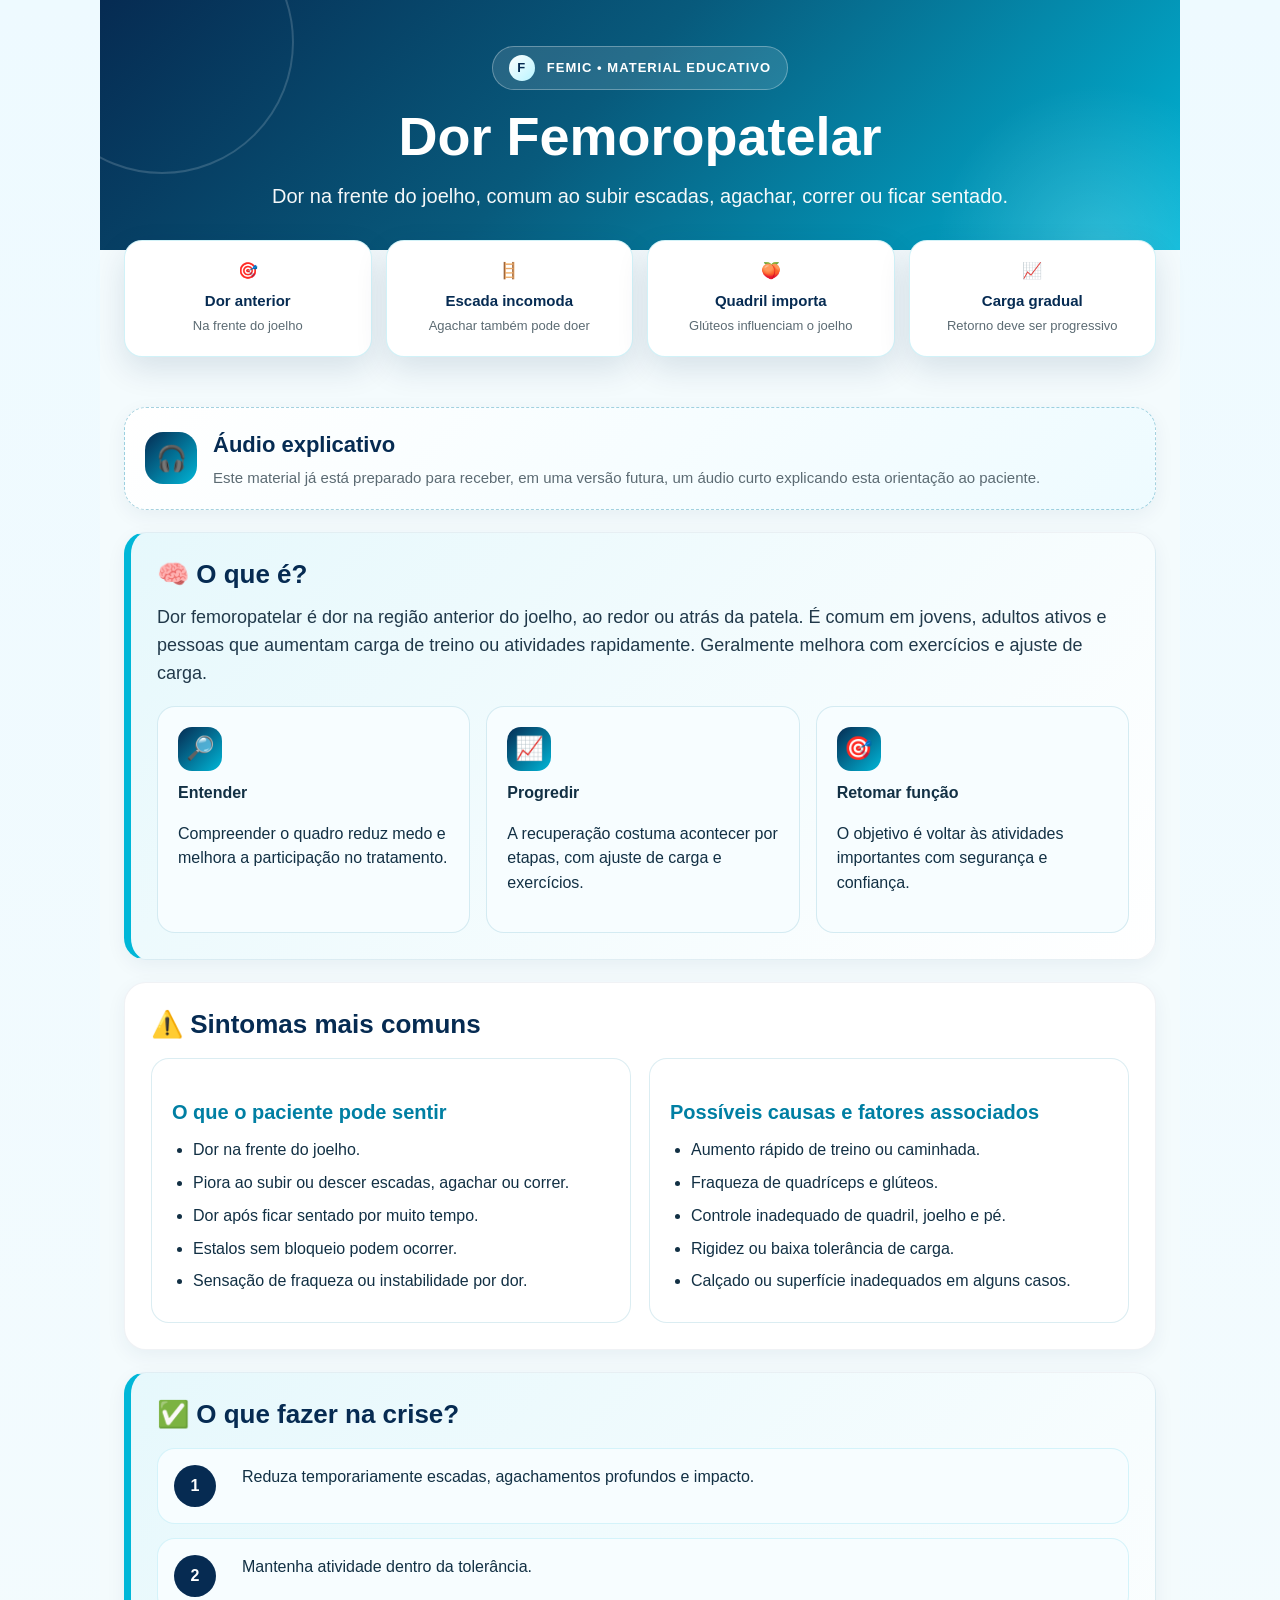
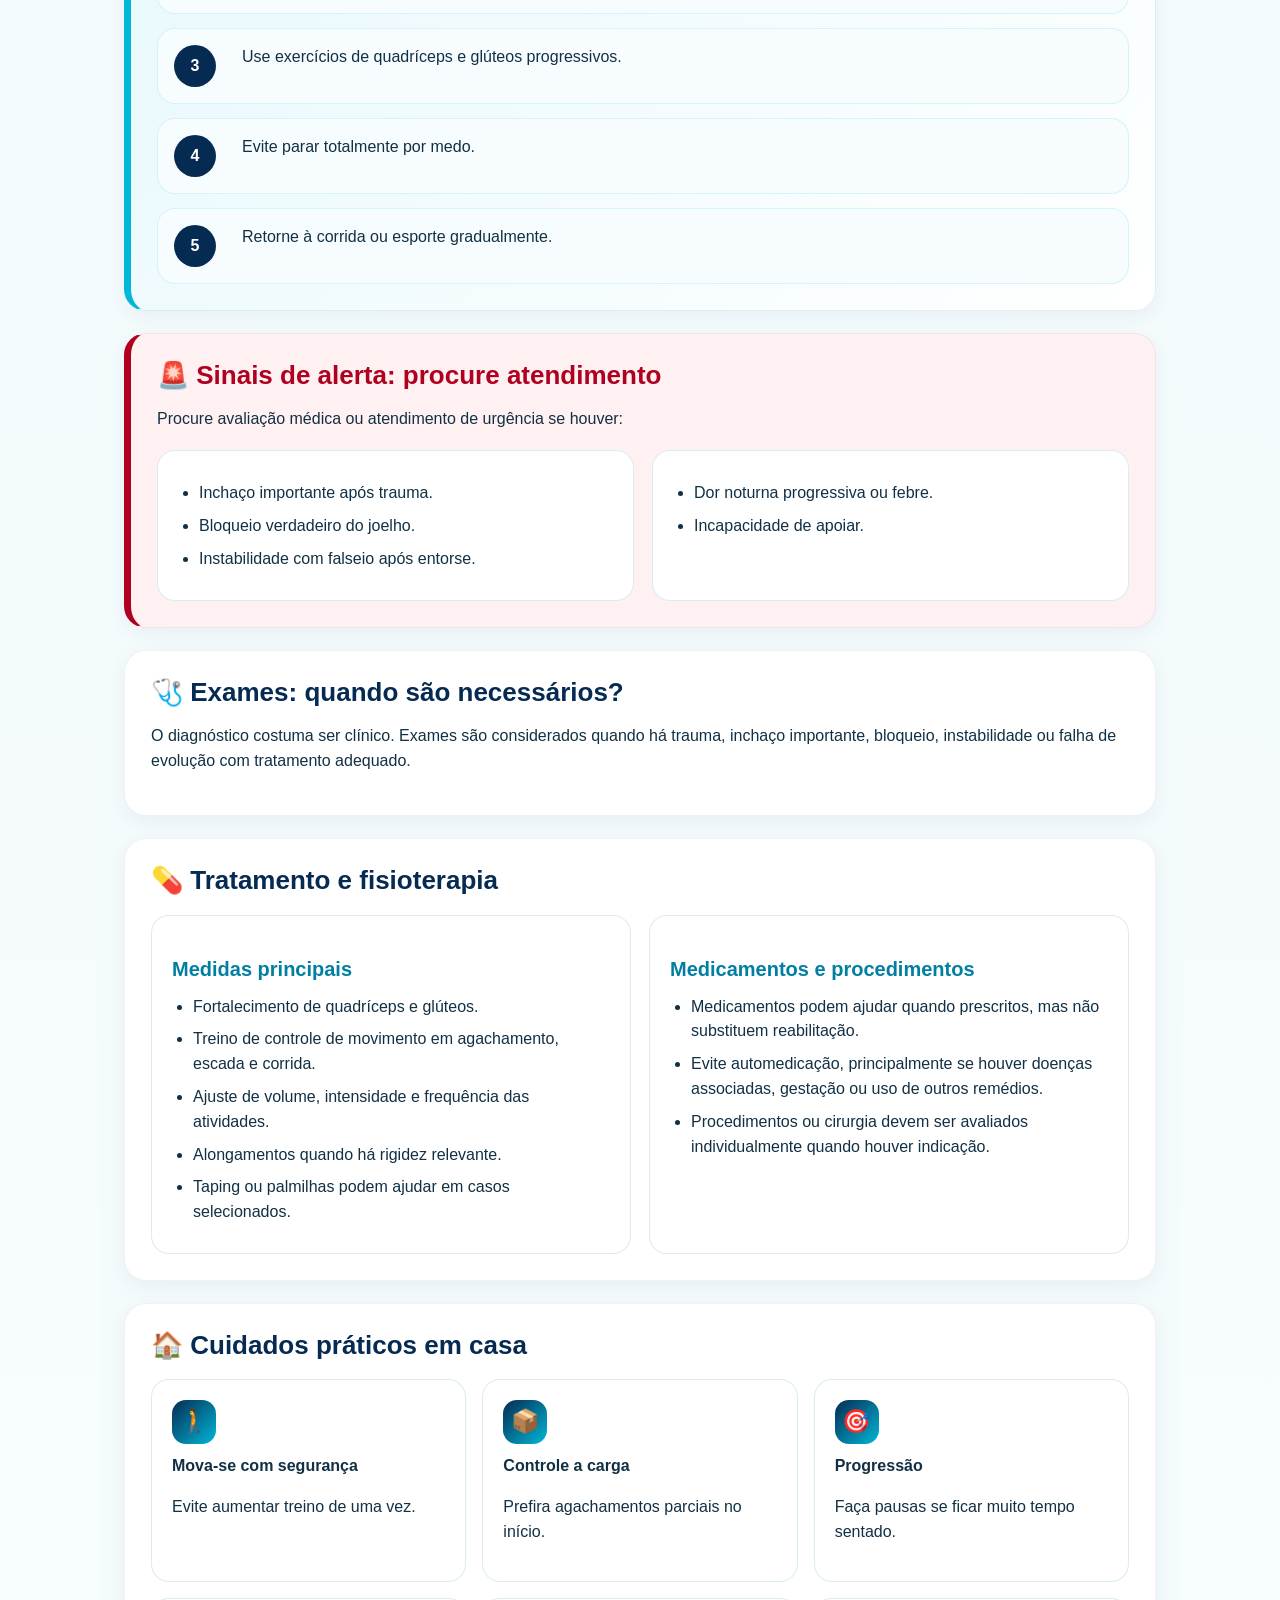
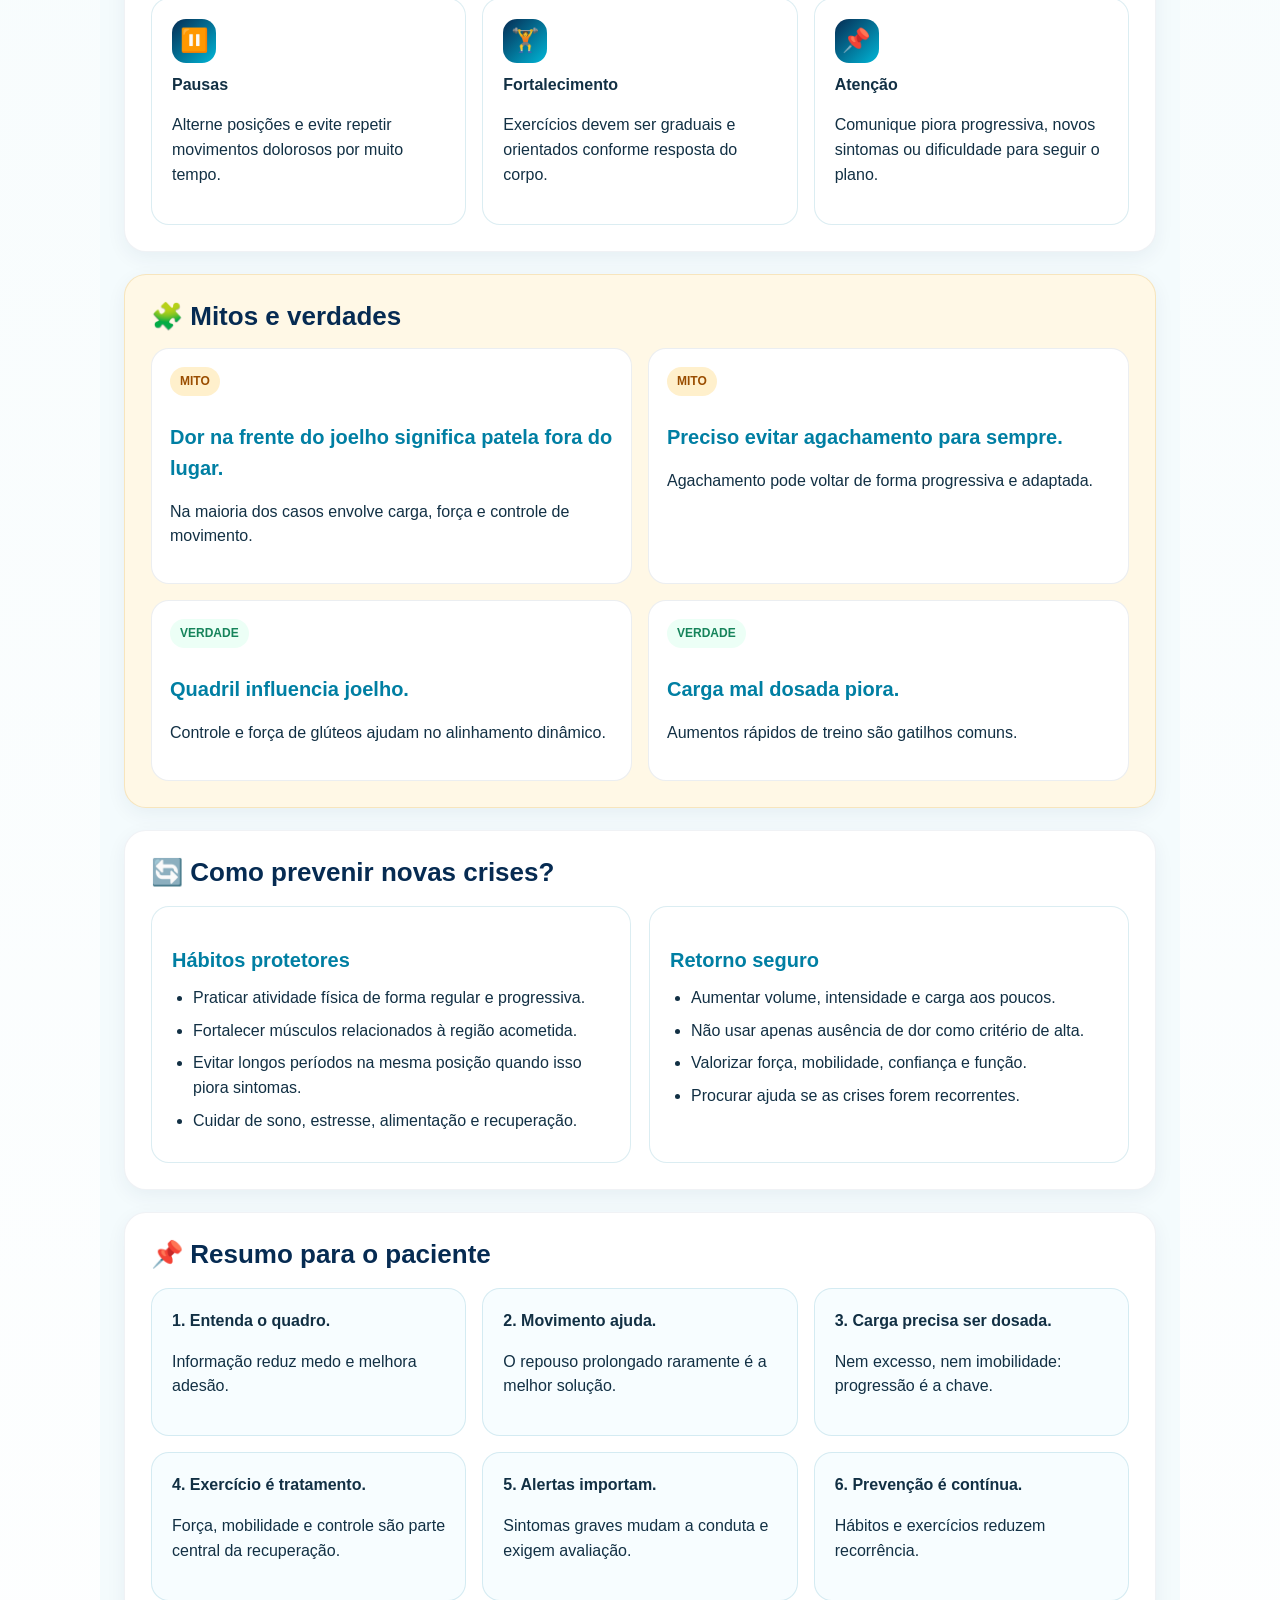
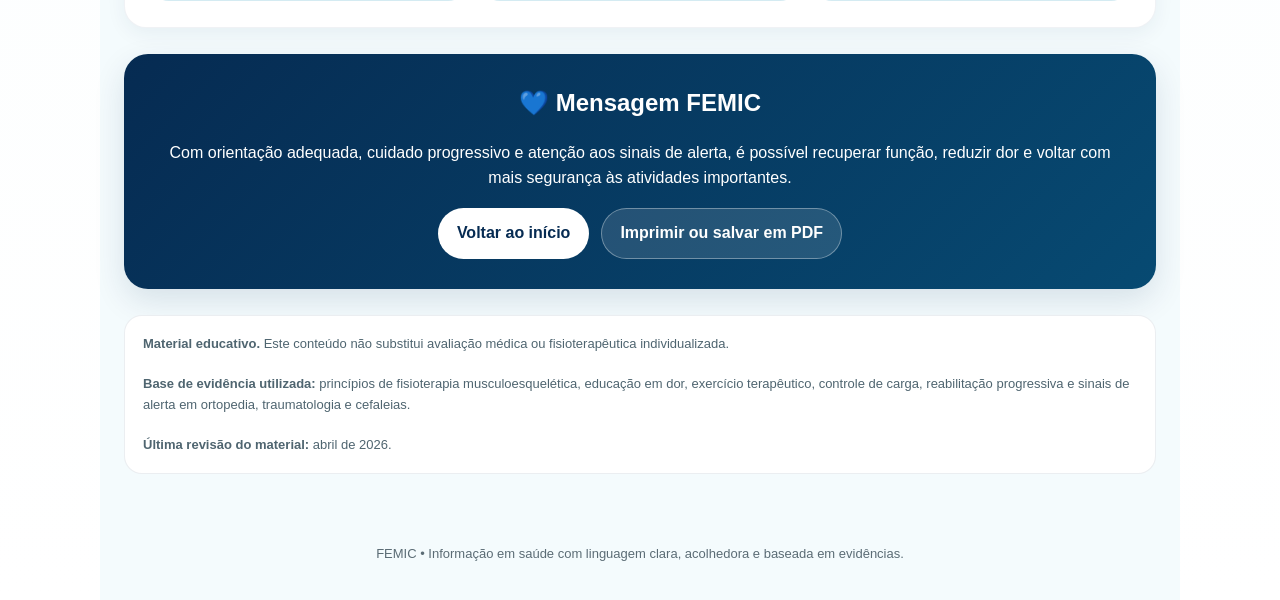
<file: femoropatelar.html>
<!DOCTYPE html>
<html lang="pt-BR">
<head>
<meta charset="UTF-8">
<meta name="viewport" content="width=device-width, initial-scale=1.0">
<title>Dor Femoropatelar | FEMIC</title>
<style>
:root{--azul-escuro:#062b52;--azul:#007fa3;--turquesa:#00b7d8;--turquesa-claro:#e6f8fc;--fundo:#f4fbfd;--texto:#123044;--cinza:#5c6b73;--branco:#fff;--alerta:#b00020;--alerta-bg:#fff1f2;--amarelo-bg:#fff8e6;--verde:#16845b;--verde-bg:#ecfff6;--sombra:0 12px 32px rgba(6,43,82,.12);--raio:22px}
*{box-sizing:border-box}html,body{margin:0;padding:0;min-height:100%;overflow-x:hidden;overflow-y:auto;scroll-behavior:smooth}body{font-family:Arial,Helvetica,sans-serif;background:linear-gradient(180deg,#eefaff 0%,#f7fcfd 55%,#fff 100%);color:var(--texto);line-height:1.55}.page{width:min(1080px,100%);margin:0 auto;background:var(--fundo);min-height:100vh}.hero{position:relative;overflow:hidden;background:linear-gradient(135deg,var(--azul-escuro) 0%,#085a7c 45%,var(--turquesa) 100%);color:#fff;padding:46px 28px 38px;text-align:center}.hero:before{content:"";position:absolute;width:260px;height:260px;border:2px solid rgba(255,255,255,.16);border-radius:50%;top:-90px;left:-70px}.hero:after{content:"";position:absolute;width:360px;height:360px;background:radial-gradient(circle,rgba(255,255,255,.18),rgba(255,255,255,0) 65%);bottom:-180px;right:-100px}.brand{position:relative;z-index:1;display:inline-flex;align-items:center;gap:12px;padding:8px 16px;border:1px solid rgba(255,255,255,.3);border-radius:999px;background:rgba(255,255,255,.12);font-weight:700;letter-spacing:.08em;margin-bottom:18px;font-size:13px}.brand-icon{width:26px;height:26px;border-radius:50%;background:linear-gradient(135deg,#fff,#b8f4ff);color:var(--azul-escuro);display:flex;align-items:center;justify-content:center;font-weight:900}.hero h1{position:relative;z-index:1;font-size:clamp(34px,6vw,54px);margin:0;line-height:1.05}.hero p{position:relative;z-index:1;max-width:820px;margin:16px auto 0;font-size:clamp(16px,2.4vw,20px);opacity:.96}.quickbar{display:grid;grid-template-columns:repeat(4,1fr);gap:14px;padding:18px 24px 0;margin-top:-28px;position:relative;z-index:2}.quickitem{background:var(--branco);border-radius:18px;padding:18px 14px;text-align:center;box-shadow:var(--sombra);border:1px solid rgba(0,183,216,.18)}.quickitem strong{display:block;color:var(--azul-escuro);font-size:15px;margin-top:6px}.quickitem span{font-size:13px;color:var(--cinza)}main{padding:28px 24px 44px}.audio-box{background:linear-gradient(135deg,#fff,#eefbff);border:1px dashed rgba(0,127,163,.35);border-radius:22px;padding:20px;margin:22px 0;display:flex;gap:16px;align-items:center;box-shadow:0 6px 20px rgba(6,43,82,.06)}.audio-icon{width:52px;height:52px;border-radius:18px;background:linear-gradient(135deg,var(--azul-escuro),var(--turquesa));color:#fff;display:flex;align-items:center;justify-content:center;font-size:25px;flex:0 0 auto}.audio-box h2{margin:0 0 4px;font-size:22px;color:var(--azul-escuro)}.audio-box p{margin:0;color:var(--cinza);font-size:15px}.audio-placeholder{display:none}.section{background:var(--branco);border-radius:var(--raio);padding:26px;margin:22px 0;box-shadow:0 6px 20px rgba(6,43,82,.06);border:1px solid rgba(6,43,82,.06)}.section h2{margin:0 0 14px;color:var(--azul-escuro);font-size:26px;line-height:1.2}.section h3{margin:18px 0 8px;color:var(--azul);font-size:20px}.lead{font-size:18px;color:#21394a;margin:0}.highlight{background:linear-gradient(135deg,var(--turquesa-claro),#fff);border-left:7px solid var(--turquesa)}.grid-2{display:grid;grid-template-columns:repeat(2,1fr);gap:18px;margin-top:18px}.grid-3{display:grid;grid-template-columns:repeat(3,1fr);gap:16px;margin-top:18px}.card{background:#fff;border:1px solid rgba(0,127,163,.14);border-radius:18px;padding:20px;height:100%}.card.soft{background:#f7fdff}.icon{width:44px;height:44px;border-radius:14px;display:flex;align-items:center;justify-content:center;background:linear-gradient(135deg,var(--azul-escuro),var(--turquesa));color:#fff;font-size:23px;margin-bottom:10px}ul{padding-left:21px;margin:10px 0 0}li{margin:8px 0}.truth{background:var(--amarelo-bg);border:1px solid rgba(210,145,0,.18)}.myth-grid{display:grid;grid-template-columns:repeat(2,1fr);gap:16px;margin-top:16px}.myth{background:#fff;border-radius:18px;padding:18px;border:1px solid rgba(6,43,82,.08)}.badge{display:inline-block;padding:5px 10px;border-radius:999px;font-size:12px;font-weight:700;margin-bottom:8px}.badge.mito{color:#9a4d00;background:#fff0cc}.badge.verdade{color:var(--verde);background:var(--verde-bg)}.timeline{display:grid;gap:14px;margin-top:18px}.step{display:grid;grid-template-columns:54px 1fr;gap:14px;align-items:start;background:#f7fdff;border-radius:18px;padding:16px;border:1px solid rgba(0,183,216,.14)}.num{width:42px;height:42px;border-radius:50%;background:var(--azul-escuro);color:#fff;display:flex;align-items:center;justify-content:center;font-weight:800}.alert{background:var(--alerta-bg);border-left:7px solid var(--alerta)}.alert h2,.alert strong{color:var(--alerta)}.cta{background:linear-gradient(135deg,var(--azul-escuro),#074a72);color:#fff;text-align:center;padding:30px;border-radius:24px;margin:26px 0;box-shadow:var(--sombra)}.cta h2{color:#fff;margin-top:0}.button-row{display:flex;flex-wrap:wrap;gap:12px;justify-content:center;margin-top:18px}.btn{display:inline-block;text-decoration:none;border-radius:999px;padding:12px 18px;font-weight:700;border:1px solid rgba(255,255,255,.35)}.btn.primary{background:#fff;color:var(--azul-escuro)}.btn.secondary{color:#fff;background:rgba(255,255,255,.12)}.references{font-size:13px;color:#4f6570;background:#fff;border-radius:18px;padding:18px;border:1px solid rgba(6,43,82,.08)}.footer{text-align:center;padding:26px 20px 36px;color:#5b6c75;font-size:13px}@media(max-width:800px){.quickbar{grid-template-columns:repeat(2,1fr)}.grid-2,.grid-3,.myth-grid{grid-template-columns:1fr}.audio-box{align-items:flex-start}main{padding:22px 16px 36px}.section{padding:21px}.hero{padding:38px 18px 34px}}@media print{body{background:#fff}.page{width:100%;background:#fff}.section,.quickitem,.cta,.audio-box{box-shadow:none}.btn{display:none}}
</style>
</head>
<body>
<div class="page">
<header class="hero">
  <div class="brand"><span class="brand-icon">F</span> FEMIC • MATERIAL EDUCATIVO</div>
  <h1>Dor Femoropatelar</h1>
  <p>Dor na frente do joelho, comum ao subir escadas, agachar, correr ou ficar sentado.</p>
</header>

<section class="quickbar"><div class="quickitem">🎯<strong>Dor anterior</strong><span>Na frente do joelho</span></div><div class="quickitem">🪜<strong>Escada incomoda</strong><span>Agachar também pode doer</span></div><div class="quickitem">🍑<strong>Quadril importa</strong><span>Glúteos influenciam o joelho</span></div><div class="quickitem">📈<strong>Carga gradual</strong><span>Retorno deve ser progressivo</span></div></section>

<main>
<section class="audio-box">
  <div class="audio-icon">🎧</div>
  <div>
    <h2>Áudio explicativo</h2>
    <p>Este material já está preparado para receber, em uma versão futura, um áudio curto explicando esta orientação ao paciente.</p>
    <div class="audio-placeholder" data-audio-futuro="dor-femoropatelar">
      <!-- Futuro áudio:
      <audio controls preload="metadata">
        <source src="audio/dor-femoropatelar.mp3" type="audio/mpeg">
        Seu navegador não suporta áudio.
      </audio>
      -->
    </div>
  </div>
</section>

<section class="section highlight">
  <h2>🧠 O que é?</h2>
  <p class="lead">Dor femoropatelar é dor na região anterior do joelho, ao redor ou atrás da patela. É comum em jovens, adultos ativos e pessoas que aumentam carga de treino ou atividades rapidamente. Geralmente melhora com exercícios e ajuste de carga.</p>
  <div class="grid-3">
    <div class="card soft"><div class="icon">🔎</div><strong>Entender</strong><p>Compreender o quadro reduz medo e melhora a participação no tratamento.</p></div>
    <div class="card soft"><div class="icon">📈</div><strong>Progredir</strong><p>A recuperação costuma acontecer por etapas, com ajuste de carga e exercícios.</p></div>
    <div class="card soft"><div class="icon">🎯</div><strong>Retomar função</strong><p>O objetivo é voltar às atividades importantes com segurança e confiança.</p></div>
  </div>
</section>

<section class="section">
  <h2>⚠️ Sintomas mais comuns</h2>
  <div class="grid-2">
    <div class="card"><h3>O que o paciente pode sentir</h3><ul><li>Dor na frente do joelho.</li>
<li>Piora ao subir ou descer escadas, agachar ou correr.</li>
<li>Dor após ficar sentado por muito tempo.</li>
<li>Estalos sem bloqueio podem ocorrer.</li>
<li>Sensação de fraqueza ou instabilidade por dor.</li></ul></div>
    <div class="card"><h3>Possíveis causas e fatores associados</h3><ul><li>Aumento rápido de treino ou caminhada.</li>
<li>Fraqueza de quadríceps e glúteos.</li>
<li>Controle inadequado de quadril, joelho e pé.</li>
<li>Rigidez ou baixa tolerância de carga.</li>
<li>Calçado ou superfície inadequados em alguns casos.</li></ul></div>
  </div>
</section>

<section class="section highlight">
  <h2>✅ O que fazer na crise?</h2>
  <div class="timeline"><div class="step"><div class="num">1</div><div>Reduza temporariamente escadas, agachamentos profundos e impacto.</div></div><div class="step"><div class="num">2</div><div>Mantenha atividade dentro da tolerância.</div></div><div class="step"><div class="num">3</div><div>Use exercícios de quadríceps e glúteos progressivos.</div></div><div class="step"><div class="num">4</div><div>Evite parar totalmente por medo.</div></div><div class="step"><div class="num">5</div><div>Retorne à corrida ou esporte gradualmente.</div></div></div>
</section>

<section class="section alert">
  <h2>🚨 Sinais de alerta: procure atendimento</h2>
  <p>Procure avaliação médica ou atendimento de urgência se houver:</p>
  <div class="grid-2">
    <div class="card"><ul><li>Inchaço importante após trauma.</li>
<li>Bloqueio verdadeiro do joelho.</li>
<li>Instabilidade com falseio após entorse.</li></ul></div>
    <div class="card"><ul><li>Dor noturna progressiva ou febre.</li>
<li>Incapacidade de apoiar.</li></ul></div>
  </div>
</section>

<section class="section">
  <h2>🩺 Exames: quando são necessários?</h2>
  <p>O diagnóstico costuma ser clínico. Exames são considerados quando há trauma, inchaço importante, bloqueio, instabilidade ou falha de evolução com tratamento adequado.</p>
</section>

<section class="section">
  <h2>💊 Tratamento e fisioterapia</h2>
  <div class="grid-2">
    <div class="card">
      <h3>Medidas principais</h3>
      <ul><li>Fortalecimento de quadríceps e glúteos.</li>
<li>Treino de controle de movimento em agachamento, escada e corrida.</li>
<li>Ajuste de volume, intensidade e frequência das atividades.</li>
<li>Alongamentos quando há rigidez relevante.</li>
<li>Taping ou palmilhas podem ajudar em casos selecionados.</li></ul>
    </div>
    <div class="card">
      <h3>Medicamentos e procedimentos</h3>
      <ul>
        <li>Medicamentos podem ajudar quando prescritos, mas não substituem reabilitação.</li>
        <li>Evite automedicação, principalmente se houver doenças associadas, gestação ou uso de outros remédios.</li>
        <li>Procedimentos ou cirurgia devem ser avaliados individualmente quando houver indicação.</li>
      </ul>
    </div>
  </div>
</section>

<section class="section">
  <h2>🏠 Cuidados práticos em casa</h2>
  <div class="grid-3">
    <div class="card"><div class="icon">🚶</div><strong>Mova-se com segurança</strong><p>Evite aumentar treino de uma vez.</p></div>
    <div class="card"><div class="icon">📦</div><strong>Controle a carga</strong><p>Prefira agachamentos parciais no início.</p></div>
    <div class="card"><div class="icon">🎯</div><strong>Progressão</strong><p>Faça pausas se ficar muito tempo sentado.</p></div>
    <div class="card"><div class="icon">⏸️</div><strong>Pausas</strong><p>Alterne posições e evite repetir movimentos dolorosos por muito tempo.</p></div>
    <div class="card"><div class="icon">🏋️</div><strong>Fortalecimento</strong><p>Exercícios devem ser graduais e orientados conforme resposta do corpo.</p></div>
    <div class="card"><div class="icon">📌</div><strong>Atenção</strong><p>Comunique piora progressiva, novos sintomas ou dificuldade para seguir o plano.</p></div>
  </div>
</section>

<section class="section truth">
  <h2>🧩 Mitos e verdades</h2>
  <div class="myth-grid"><div class="myth"><span class="badge mito">MITO</span><h3>Dor na frente do joelho significa patela fora do lugar.</h3><p>Na maioria dos casos envolve carga, força e controle de movimento.</p></div><div class="myth"><span class="badge mito">MITO</span><h3>Preciso evitar agachamento para sempre.</h3><p>Agachamento pode voltar de forma progressiva e adaptada.</p></div><div class="myth"><span class="badge verdade">VERDADE</span><h3>Quadril influencia joelho.</h3><p>Controle e força de glúteos ajudam no alinhamento dinâmico.</p></div><div class="myth"><span class="badge verdade">VERDADE</span><h3>Carga mal dosada piora.</h3><p>Aumentos rápidos de treino são gatilhos comuns.</p></div></div>
</section>

<section class="section">
  <h2>🔄 Como prevenir novas crises?</h2>
  <div class="grid-2">
    <div class="card">
      <h3>Hábitos protetores</h3>
      <ul>
        <li>Praticar atividade física de forma regular e progressiva.</li>
        <li>Fortalecer músculos relacionados à região acometida.</li>
        <li>Evitar longos períodos na mesma posição quando isso piora sintomas.</li>
        <li>Cuidar de sono, estresse, alimentação e recuperação.</li>
      </ul>
    </div>
    <div class="card">
      <h3>Retorno seguro</h3>
      <ul>
        <li>Aumentar volume, intensidade e carga aos poucos.</li>
        <li>Não usar apenas ausência de dor como critério de alta.</li>
        <li>Valorizar força, mobilidade, confiança e função.</li>
        <li>Procurar ajuda se as crises forem recorrentes.</li>
      </ul>
    </div>
  </div>
</section>

<section class="section">
  <h2>📌 Resumo para o paciente</h2>
  <div class="grid-3">
    <div class="card soft"><strong>1. Entenda o quadro.</strong><p>Informação reduz medo e melhora adesão.</p></div>
    <div class="card soft"><strong>2. Movimento ajuda.</strong><p>O repouso prolongado raramente é a melhor solução.</p></div>
    <div class="card soft"><strong>3. Carga precisa ser dosada.</strong><p>Nem excesso, nem imobilidade: progressão é a chave.</p></div>
    <div class="card soft"><strong>4. Exercício é tratamento.</strong><p>Força, mobilidade e controle são parte central da recuperação.</p></div>
    <div class="card soft"><strong>5. Alertas importam.</strong><p>Sintomas graves mudam a conduta e exigem avaliação.</p></div>
    <div class="card soft"><strong>6. Prevenção é contínua.</strong><p>Hábitos e exercícios reduzem recorrência.</p></div>
  </div>
</section>

<section class="cta">
  <h2>💙 Mensagem FEMIC</h2>
  <p>Com orientação adequada, cuidado progressivo e atenção aos sinais de alerta, é possível recuperar função, reduzir dor e voltar com mais segurança às atividades importantes.</p>
  <div class="button-row">
    <a class="btn primary" href="#top" onclick="window.scrollTo({top:0,behavior:'smooth'}); return false;">Voltar ao início</a>
    <a class="btn secondary" href="javascript:window.print()">Imprimir ou salvar em PDF</a>
  </div>
</section>

<section class="references">
  <strong>Material educativo.</strong> Este conteúdo não substitui avaliação médica ou fisioterapêutica individualizada.
  <br><br>
  <strong>Base de evidência utilizada:</strong> princípios de fisioterapia musculoesquelética, educação em dor, exercício terapêutico, controle de carga, reabilitação progressiva e sinais de alerta em ortopedia, traumatologia e cefaleias.
  <br><br>
  <strong>Última revisão do material:</strong> abril de 2026.
</section>
</main>

<footer class="footer">FEMIC • Informação em saúde com linguagem clara, acolhedora e baseada em evidências.</footer>
</div>
</body>
</html>
</file>
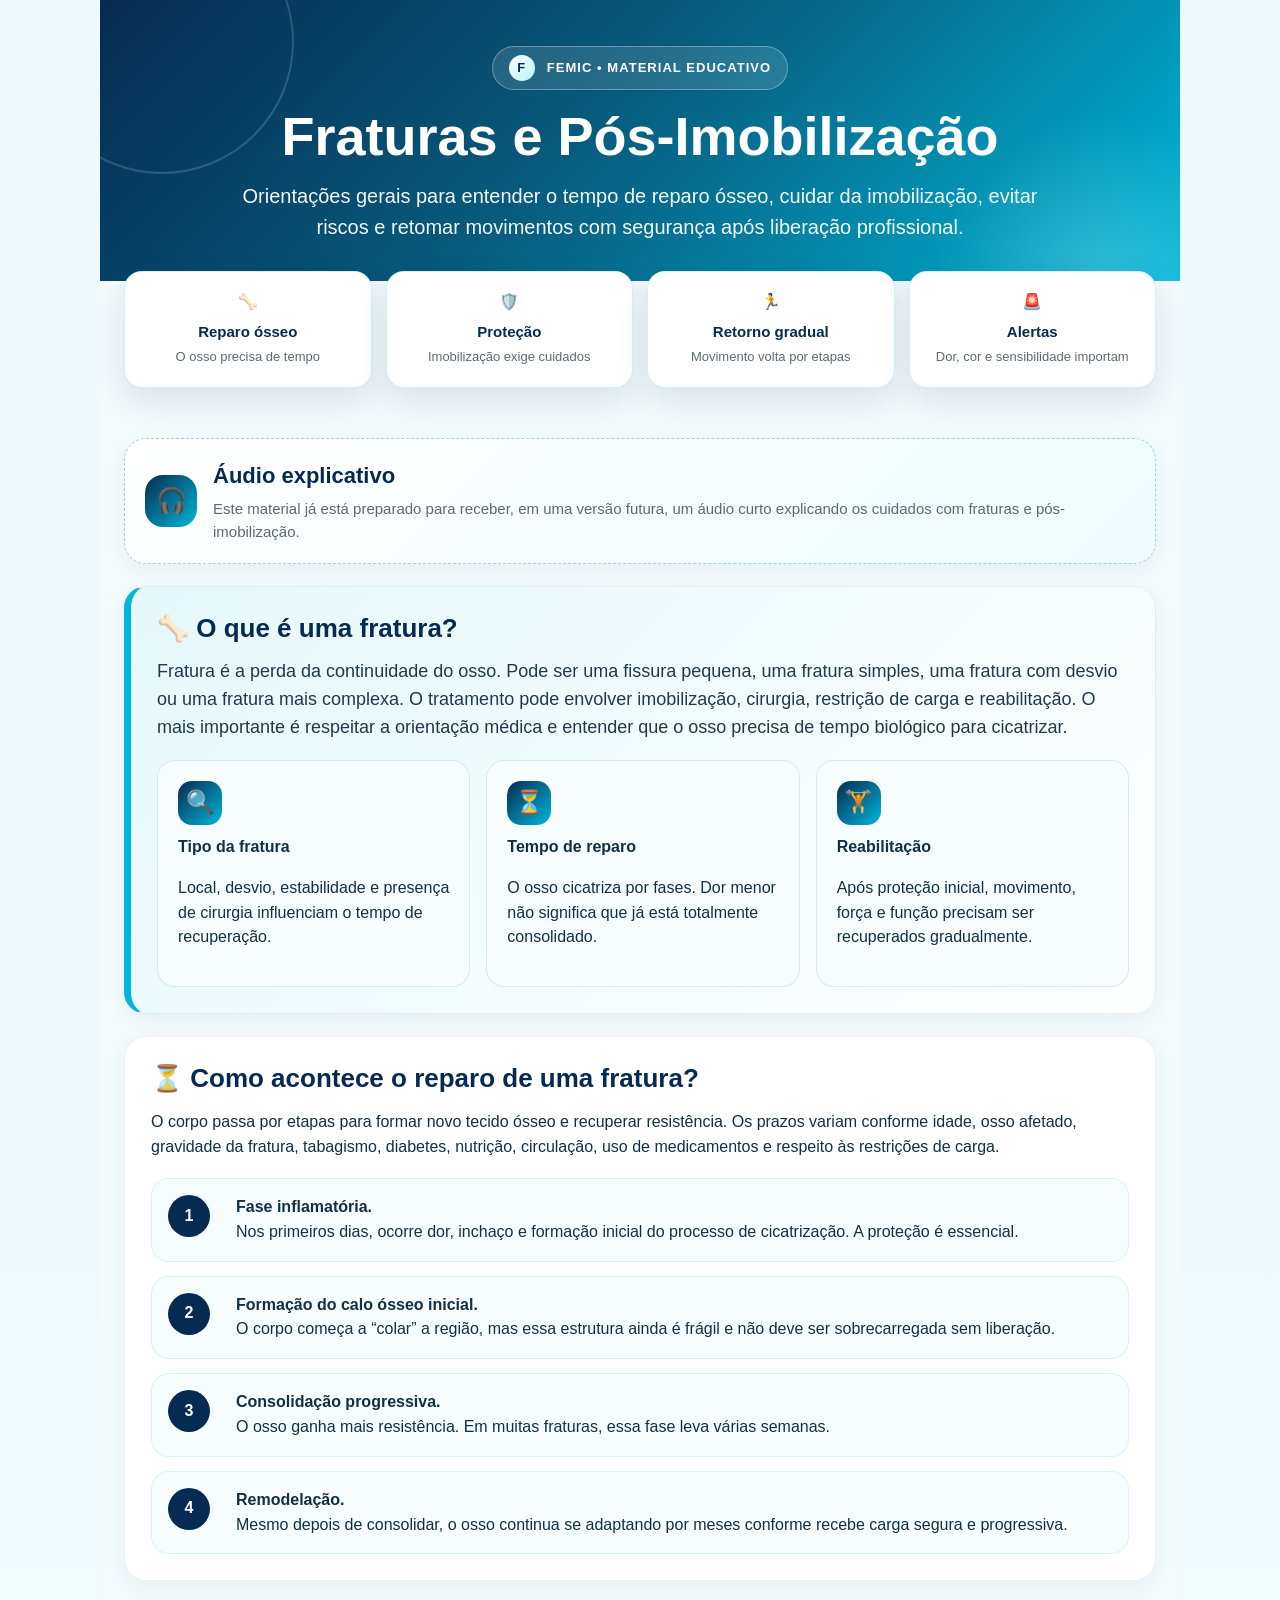
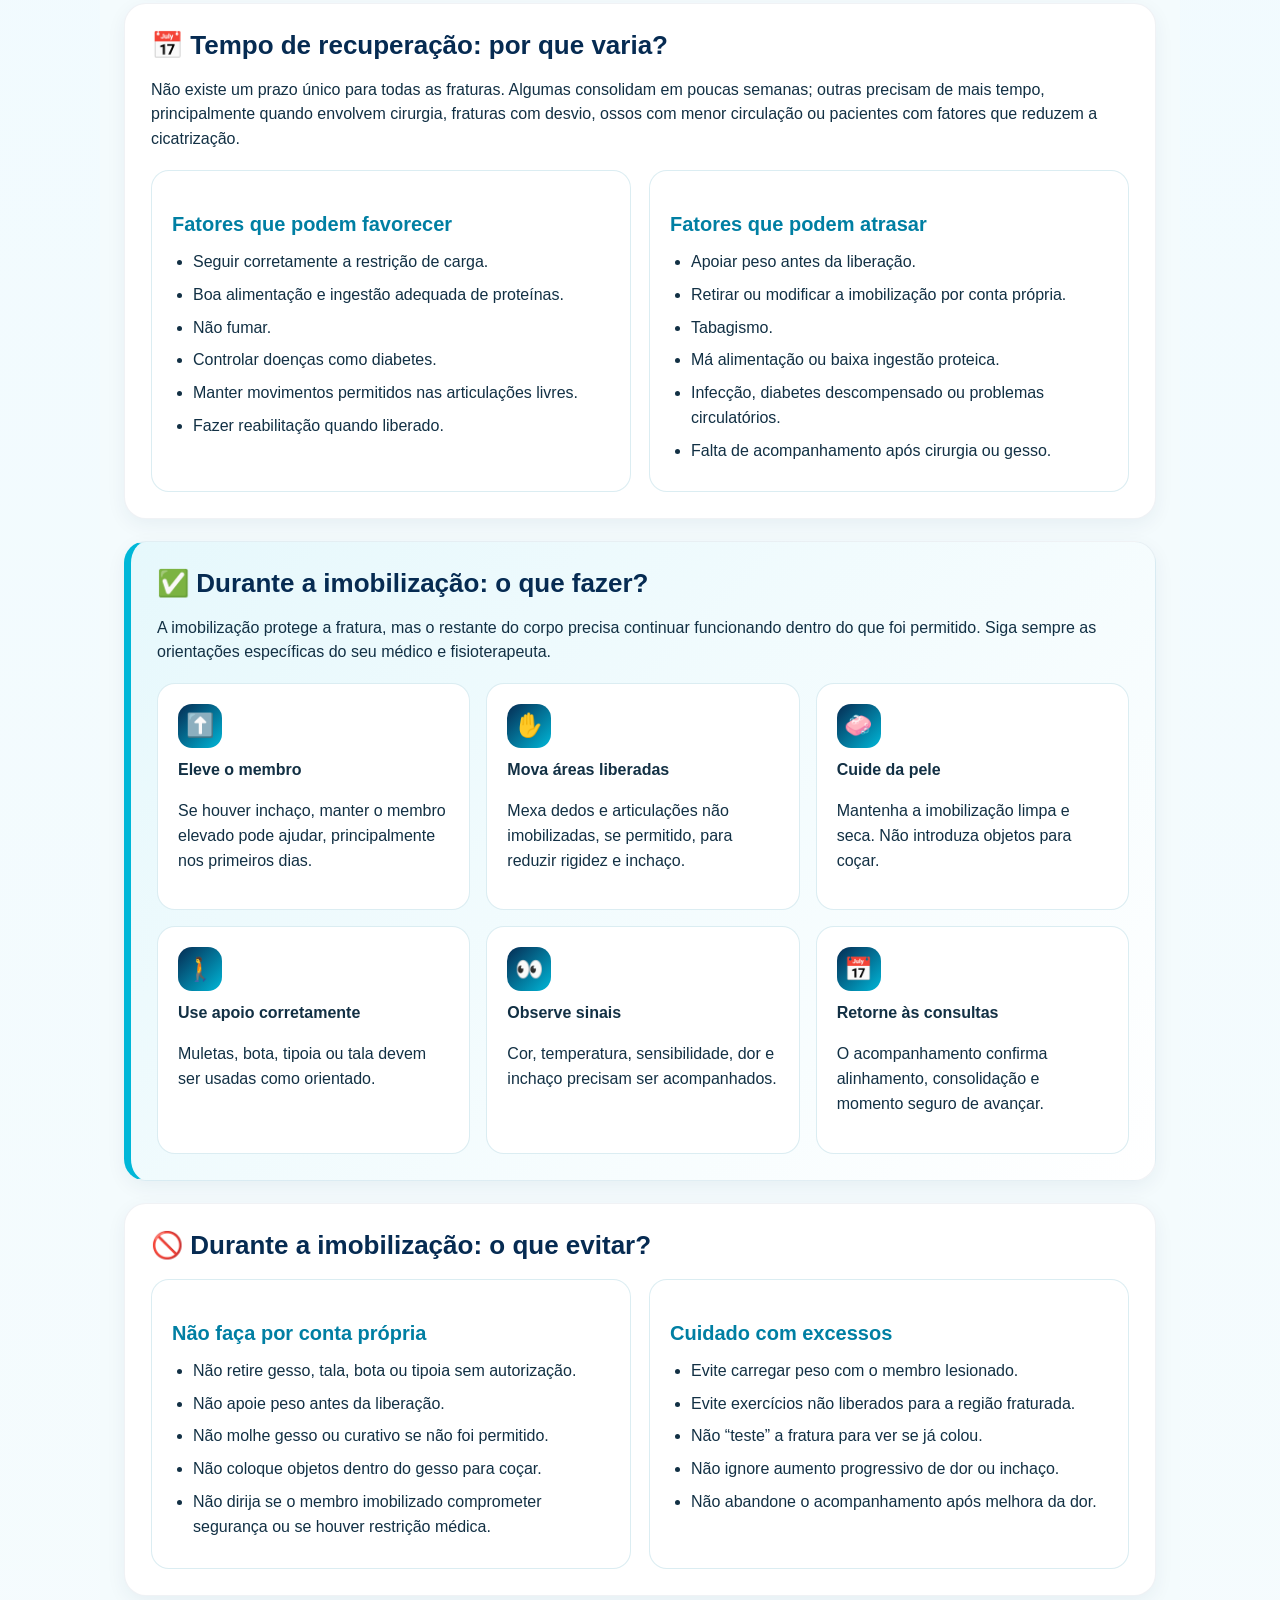
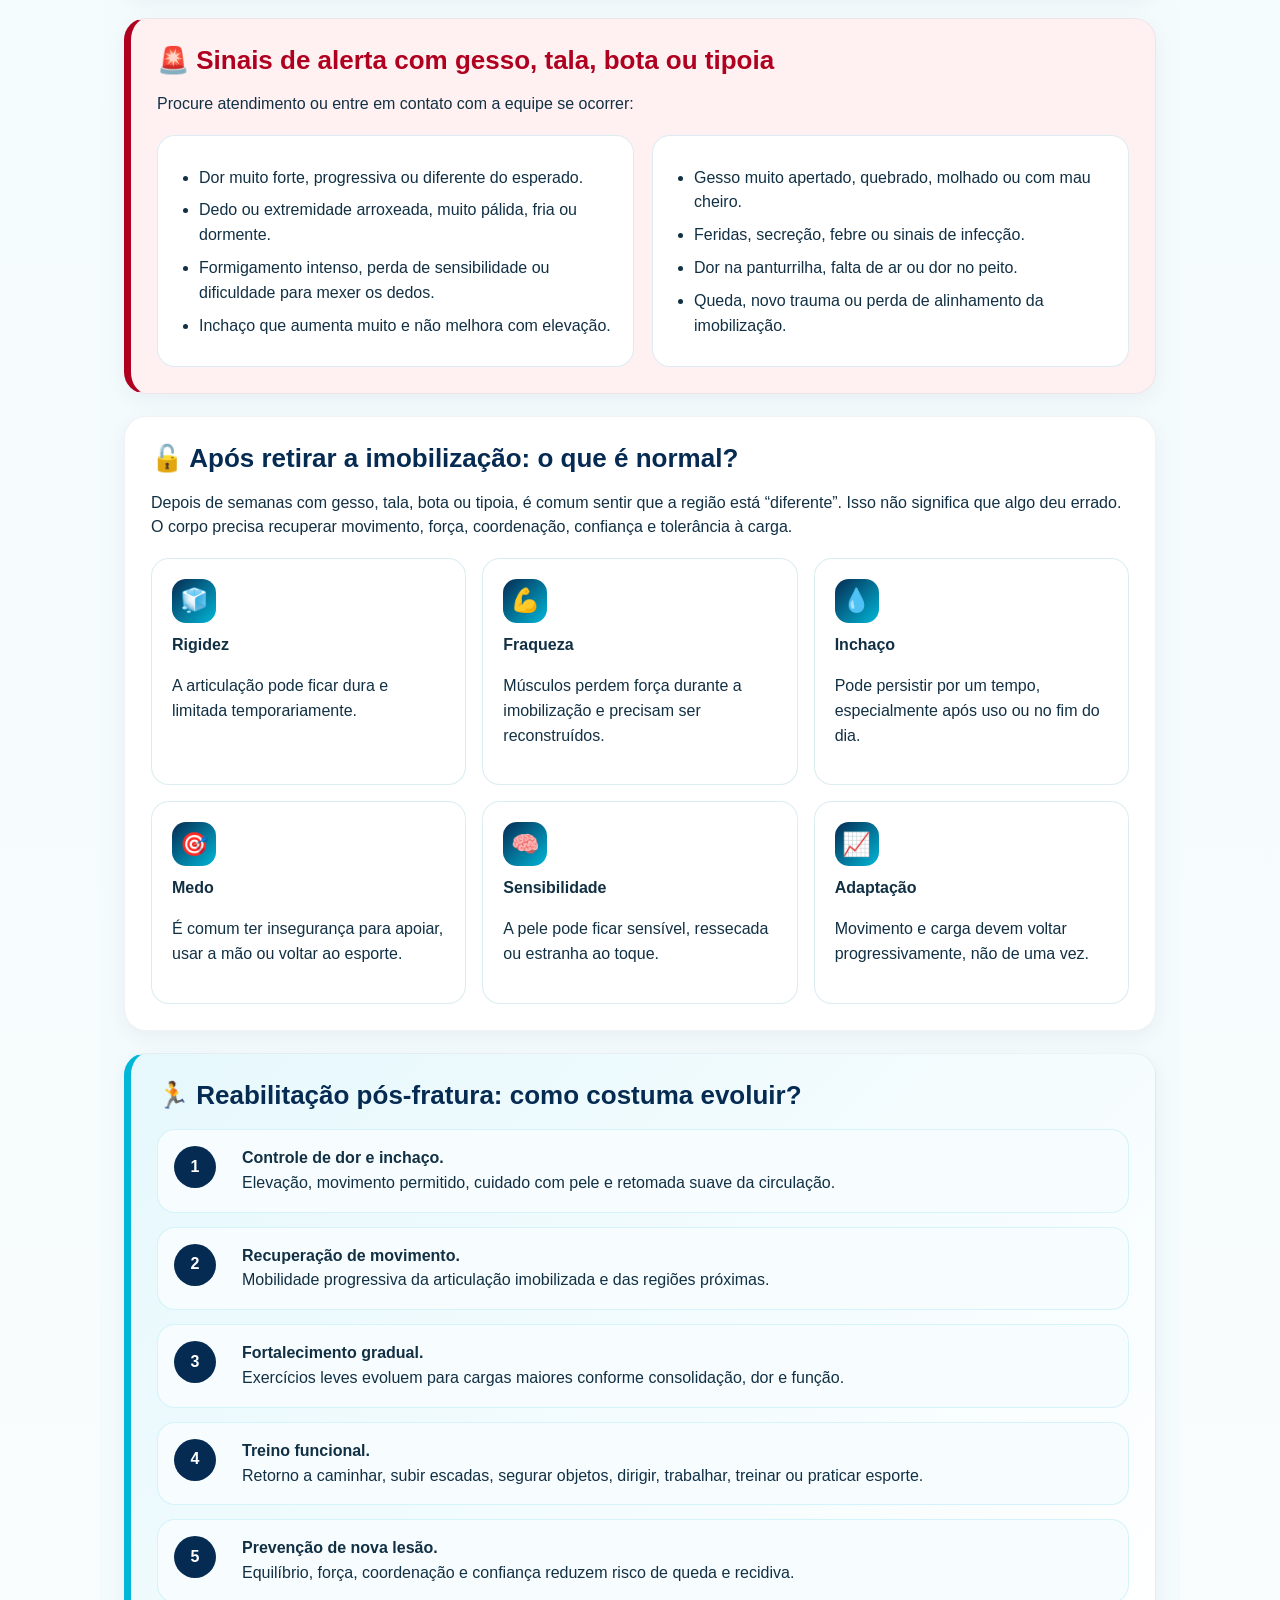
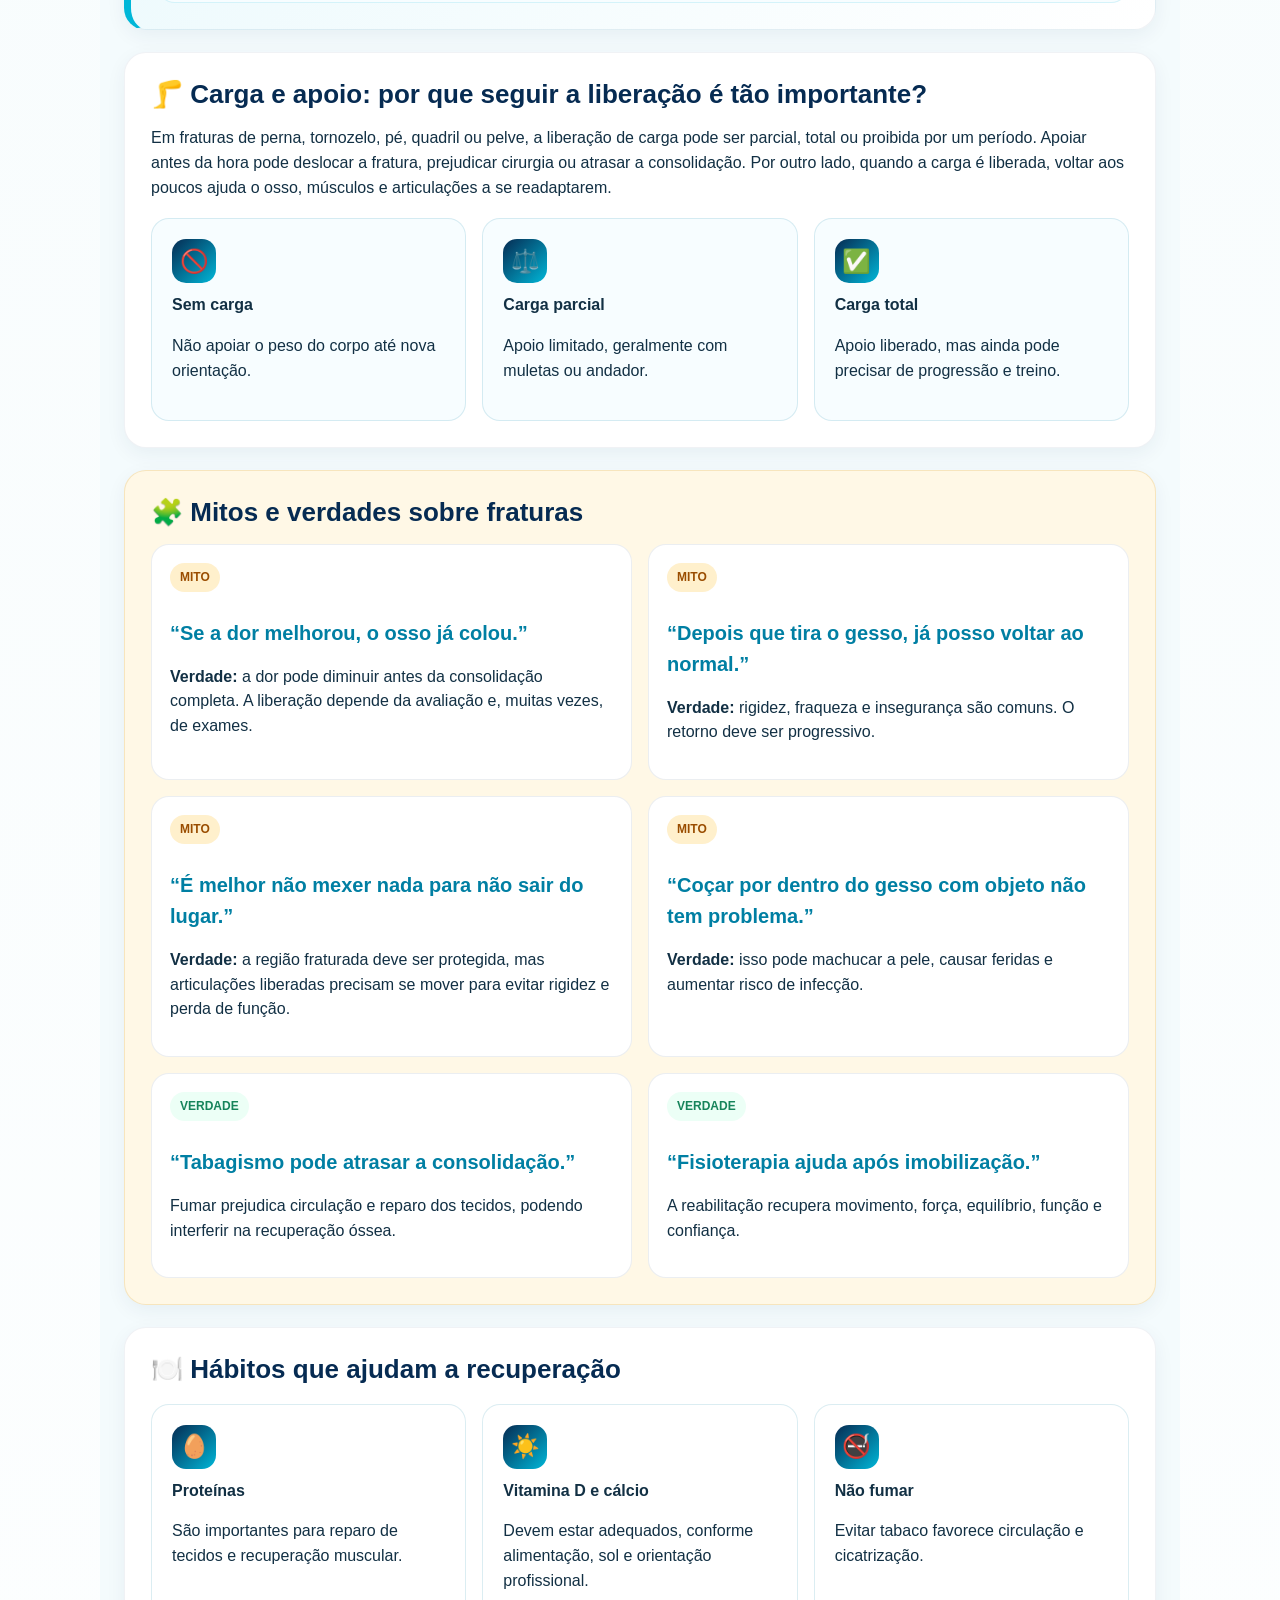
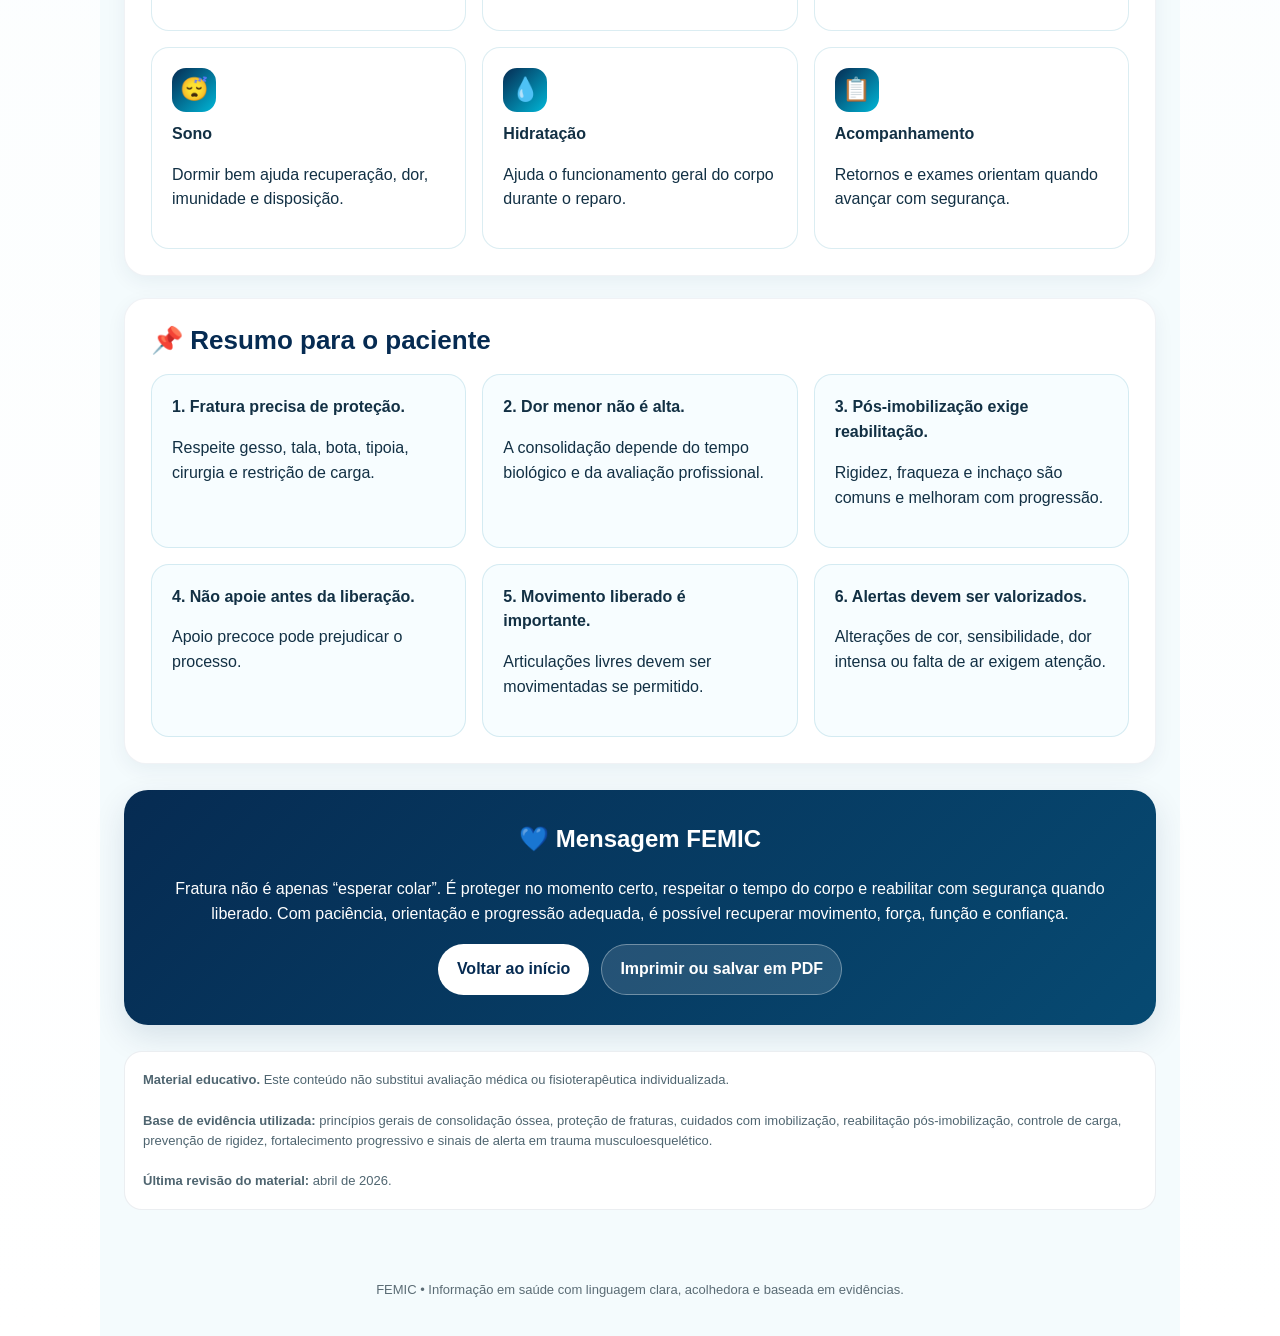
<file: fraturas.html>
<!DOCTYPE html>
<html lang="pt-BR">
<head>
<meta charset="UTF-8">
<meta name="viewport" content="width=device-width, initial-scale=1.0">
<title>Fraturas e Pós-Imobilização | FEMIC</title>
<style>
:root{--azul-escuro:#062b52;--azul:#007fa3;--turquesa:#00b7d8;--turquesa-claro:#e6f8fc;--fundo:#f4fbfd;--texto:#123044;--cinza:#5c6b73;--branco:#fff;--alerta:#b00020;--alerta-bg:#fff1f2;--amarelo-bg:#fff8e6;--verde:#16845b;--verde-bg:#ecfff6;--sombra:0 12px 32px rgba(6,43,82,.12);--raio:22px}
*{box-sizing:border-box}html,body{margin:0;padding:0;min-height:100%;overflow-x:hidden;overflow-y:auto;scroll-behavior:smooth}body{font-family:Arial,Helvetica,sans-serif;background:linear-gradient(180deg,#eefaff 0%,#f7fcfd 55%,#fff 100%);color:var(--texto);line-height:1.55}.page{width:min(1080px,100%);margin:0 auto;background:var(--fundo);min-height:100vh}.hero{position:relative;overflow:hidden;background:linear-gradient(135deg,var(--azul-escuro) 0%,#085a7c 45%,var(--turquesa) 100%);color:#fff;padding:46px 28px 38px;text-align:center}.hero:before{content:"";position:absolute;width:260px;height:260px;border:2px solid rgba(255,255,255,.16);border-radius:50%;top:-90px;left:-70px}.hero:after{content:"";position:absolute;width:360px;height:360px;background:radial-gradient(circle,rgba(255,255,255,.18),rgba(255,255,255,0) 65%);bottom:-180px;right:-100px}.brand{position:relative;z-index:1;display:inline-flex;align-items:center;gap:12px;padding:8px 16px;border:1px solid rgba(255,255,255,.3);border-radius:999px;background:rgba(255,255,255,.12);font-weight:700;letter-spacing:.08em;margin-bottom:18px;font-size:13px}.brand-icon{width:26px;height:26px;border-radius:50%;background:linear-gradient(135deg,#fff,#b8f4ff);color:var(--azul-escuro);display:flex;align-items:center;justify-content:center;font-weight:900}.hero h1{position:relative;z-index:1;font-size:clamp(34px,6vw,54px);margin:0;line-height:1.05}.hero p{position:relative;z-index:1;max-width:820px;margin:16px auto 0;font-size:clamp(16px,2.4vw,20px);opacity:.96}.quickbar{display:grid;grid-template-columns:repeat(4,1fr);gap:14px;padding:18px 24px 0;margin-top:-28px;position:relative;z-index:2}.quickitem{background:var(--branco);border-radius:18px;padding:18px 14px;text-align:center;box-shadow:var(--sombra);border:1px solid rgba(0,183,216,.18)}.quickitem strong{display:block;color:var(--azul-escuro);font-size:15px;margin-top:6px}.quickitem span{font-size:13px;color:var(--cinza)}main{padding:28px 24px 44px}.audio-box{background:linear-gradient(135deg,#fff,#eefbff);border:1px dashed rgba(0,127,163,.35);border-radius:22px;padding:20px;margin:22px 0;display:flex;gap:16px;align-items:center;box-shadow:0 6px 20px rgba(6,43,82,.06)}.audio-icon{width:52px;height:52px;border-radius:18px;background:linear-gradient(135deg,var(--azul-escuro),var(--turquesa));color:#fff;display:flex;align-items:center;justify-content:center;font-size:25px;flex:0 0 auto}.audio-box h2{margin:0 0 4px;font-size:22px;color:var(--azul-escuro)}.audio-box p{margin:0;color:var(--cinza);font-size:15px}.audio-placeholder{display:none}.section{background:var(--branco);border-radius:var(--raio);padding:26px;margin:22px 0;box-shadow:0 6px 20px rgba(6,43,82,.06);border:1px solid rgba(6,43,82,.06)}.section h2{margin:0 0 14px;color:var(--azul-escuro);font-size:26px;line-height:1.2}.section h3{margin:18px 0 8px;color:var(--azul);font-size:20px}.lead{font-size:18px;color:#21394a;margin:0}.highlight{background:linear-gradient(135deg,var(--turquesa-claro),#fff);border-left:7px solid var(--turquesa)}.grid-2{display:grid;grid-template-columns:repeat(2,1fr);gap:18px;margin-top:18px}.grid-3{display:grid;grid-template-columns:repeat(3,1fr);gap:16px;margin-top:18px}.card{background:#fff;border:1px solid rgba(0,127,163,.14);border-radius:18px;padding:20px;height:100%}.card.soft{background:#f7fdff}.icon{width:44px;height:44px;border-radius:14px;display:flex;align-items:center;justify-content:center;background:linear-gradient(135deg,var(--azul-escuro),var(--turquesa));color:#fff;font-size:23px;margin-bottom:10px}ul{padding-left:21px;margin:10px 0 0}li{margin:8px 0}.truth{background:var(--amarelo-bg);border:1px solid rgba(210,145,0,.18)}.myth-grid{display:grid;grid-template-columns:repeat(2,1fr);gap:16px;margin-top:16px}.myth{background:#fff;border-radius:18px;padding:18px;border:1px solid rgba(6,43,82,.08)}.badge{display:inline-block;padding:5px 10px;border-radius:999px;font-size:12px;font-weight:700;margin-bottom:8px}.badge.mito{color:#9a4d00;background:#fff0cc}.badge.verdade{color:var(--verde);background:var(--verde-bg)}.timeline{display:grid;gap:14px;margin-top:18px}.step{display:grid;grid-template-columns:54px 1fr;gap:14px;align-items:start;background:#f7fdff;border-radius:18px;padding:16px;border:1px solid rgba(0,183,216,.14)}.num{width:42px;height:42px;border-radius:50%;background:var(--azul-escuro);color:#fff;display:flex;align-items:center;justify-content:center;font-weight:800}.alert{background:var(--alerta-bg);border-left:7px solid var(--alerta)}.alert h2,.alert strong{color:var(--alerta)}.cta{background:linear-gradient(135deg,var(--azul-escuro),#074a72);color:#fff;text-align:center;padding:30px;border-radius:24px;margin:26px 0;box-shadow:var(--sombra)}.cta h2{color:#fff;margin-top:0}.button-row{display:flex;flex-wrap:wrap;gap:12px;justify-content:center;margin-top:18px}.btn{display:inline-block;text-decoration:none;border-radius:999px;padding:12px 18px;font-weight:700;border:1px solid rgba(255,255,255,.35)}.btn.primary{background:#fff;color:var(--azul-escuro)}.btn.secondary{color:#fff;background:rgba(255,255,255,.12)}.references{font-size:13px;color:#4f6570;background:#fff;border-radius:18px;padding:18px;border:1px solid rgba(6,43,82,.08)}.footer{text-align:center;padding:26px 20px 36px;color:#5b6c75;font-size:13px}@media(max-width:800px){.quickbar{grid-template-columns:repeat(2,1fr)}.grid-2,.grid-3,.myth-grid{grid-template-columns:1fr}.audio-box{align-items:flex-start}main{padding:22px 16px 36px}.section{padding:21px}.hero{padding:38px 18px 34px}}@media print{body{background:#fff}.page{width:100%;background:#fff}.section,.quickitem,.cta,.audio-box{box-shadow:none}.btn{display:none}}
</style>
</head>
<body>

<div class="page">
<header class="hero">
  <div class="brand"><span class="brand-icon">F</span> FEMIC • MATERIAL EDUCATIVO</div>
  <h1>Fraturas e Pós-Imobilização</h1>
  <p>Orientações gerais para entender o tempo de reparo ósseo, cuidar da imobilização, evitar riscos e retomar movimentos com segurança após liberação profissional.</p>
</header>

<section class="quickbar">
  <div class="quickitem">🦴<strong>Reparo ósseo</strong><span>O osso precisa de tempo</span></div>
  <div class="quickitem">🛡️<strong>Proteção</strong><span>Imobilização exige cuidados</span></div>
  <div class="quickitem">🏃<strong>Retorno gradual</strong><span>Movimento volta por etapas</span></div>
  <div class="quickitem">🚨<strong>Alertas</strong><span>Dor, cor e sensibilidade importam</span></div>
</section>

<main>
<section class="audio-box">
  <div class="audio-icon">🎧</div>
  <div>
    <h2>Áudio explicativo</h2>
    <p>Este material já está preparado para receber, em uma versão futura, um áudio curto explicando os cuidados com fraturas e pós-imobilização.</p>
    <div class="audio-placeholder" data-audio-futuro="fraturas-pos-imobilizacao">
      <!-- Futuro áudio:
      <audio controls preload="metadata">
        <source src="audio/fraturas-pos-imobilizacao.mp3" type="audio/mpeg">
        Seu navegador não suporta áudio.
      </audio>
      -->
    </div>
  </div>
</section>

<section class="section highlight">
  <h2>🦴 O que é uma fratura?</h2>
  <p class="lead">Fratura é a perda da continuidade do osso. Pode ser uma fissura pequena, uma fratura simples, uma fratura com desvio ou uma fratura mais complexa. O tratamento pode envolver imobilização, cirurgia, restrição de carga e reabilitação. O mais importante é respeitar a orientação médica e entender que o osso precisa de tempo biológico para cicatrizar.</p>
  <div class="grid-3">
    <div class="card soft"><div class="icon">🔍</div><strong>Tipo da fratura</strong><p>Local, desvio, estabilidade e presença de cirurgia influenciam o tempo de recuperação.</p></div>
    <div class="card soft"><div class="icon">⏳</div><strong>Tempo de reparo</strong><p>O osso cicatriza por fases. Dor menor não significa que já está totalmente consolidado.</p></div>
    <div class="card soft"><div class="icon">🏋️</div><strong>Reabilitação</strong><p>Após proteção inicial, movimento, força e função precisam ser recuperados gradualmente.</p></div>
  </div>
</section>

<section class="section">
  <h2>⏳ Como acontece o reparo de uma fratura?</h2>
  <p>O corpo passa por etapas para formar novo tecido ósseo e recuperar resistência. Os prazos variam conforme idade, osso afetado, gravidade da fratura, tabagismo, diabetes, nutrição, circulação, uso de medicamentos e respeito às restrições de carga.</p>
  <div class="timeline">
    <div class="step"><div class="num">1</div><div><strong>Fase inflamatória.</strong><br>Nos primeiros dias, ocorre dor, inchaço e formação inicial do processo de cicatrização. A proteção é essencial.</div></div>
    <div class="step"><div class="num">2</div><div><strong>Formação do calo ósseo inicial.</strong><br>O corpo começa a “colar” a região, mas essa estrutura ainda é frágil e não deve ser sobrecarregada sem liberação.</div></div>
    <div class="step"><div class="num">3</div><div><strong>Consolidação progressiva.</strong><br>O osso ganha mais resistência. Em muitas fraturas, essa fase leva várias semanas.</div></div>
    <div class="step"><div class="num">4</div><div><strong>Remodelação.</strong><br>Mesmo depois de consolidar, o osso continua se adaptando por meses conforme recebe carga segura e progressiva.</div></div>
  </div>
</section>

<section class="section">
  <h2>📅 Tempo de recuperação: por que varia?</h2>
  <p>Não existe um prazo único para todas as fraturas. Algumas consolidam em poucas semanas; outras precisam de mais tempo, principalmente quando envolvem cirurgia, fraturas com desvio, ossos com menor circulação ou pacientes com fatores que reduzem a cicatrização.</p>
  <div class="grid-2">
    <div class="card">
      <h3>Fatores que podem favorecer</h3>
      <ul>
        <li>Seguir corretamente a restrição de carga.</li>
        <li>Boa alimentação e ingestão adequada de proteínas.</li>
        <li>Não fumar.</li>
        <li>Controlar doenças como diabetes.</li>
        <li>Manter movimentos permitidos nas articulações livres.</li>
        <li>Fazer reabilitação quando liberado.</li>
      </ul>
    </div>
    <div class="card">
      <h3>Fatores que podem atrasar</h3>
      <ul>
        <li>Apoiar peso antes da liberação.</li>
        <li>Retirar ou modificar a imobilização por conta própria.</li>
        <li>Tabagismo.</li>
        <li>Má alimentação ou baixa ingestão proteica.</li>
        <li>Infecção, diabetes descompensado ou problemas circulatórios.</li>
        <li>Falta de acompanhamento após cirurgia ou gesso.</li>
      </ul>
    </div>
  </div>
</section>

<section class="section highlight">
  <h2>✅ Durante a imobilização: o que fazer?</h2>
  <p>A imobilização protege a fratura, mas o restante do corpo precisa continuar funcionando dentro do que foi permitido. Siga sempre as orientações específicas do seu médico e fisioterapeuta.</p>
  <div class="grid-3">
    <div class="card"><div class="icon">⬆️</div><strong>Eleve o membro</strong><p>Se houver inchaço, manter o membro elevado pode ajudar, principalmente nos primeiros dias.</p></div>
    <div class="card"><div class="icon">✋</div><strong>Mova áreas liberadas</strong><p>Mexa dedos e articulações não imobilizadas, se permitido, para reduzir rigidez e inchaço.</p></div>
    <div class="card"><div class="icon">🧼</div><strong>Cuide da pele</strong><p>Mantenha a imobilização limpa e seca. Não introduza objetos para coçar.</p></div>
    <div class="card"><div class="icon">🚶</div><strong>Use apoio corretamente</strong><p>Muletas, bota, tipoia ou tala devem ser usadas como orientado.</p></div>
    <div class="card"><div class="icon">👀</div><strong>Observe sinais</strong><p>Cor, temperatura, sensibilidade, dor e inchaço precisam ser acompanhados.</p></div>
    <div class="card"><div class="icon">📅</div><strong>Retorne às consultas</strong><p>O acompanhamento confirma alinhamento, consolidação e momento seguro de avançar.</p></div>
  </div>
</section>

<section class="section">
  <h2>🚫 Durante a imobilização: o que evitar?</h2>
  <div class="grid-2">
    <div class="card">
      <h3>Não faça por conta própria</h3>
      <ul>
        <li>Não retire gesso, tala, bota ou tipoia sem autorização.</li>
        <li>Não apoie peso antes da liberação.</li>
        <li>Não molhe gesso ou curativo se não foi permitido.</li>
        <li>Não coloque objetos dentro do gesso para coçar.</li>
        <li>Não dirija se o membro imobilizado comprometer segurança ou se houver restrição médica.</li>
      </ul>
    </div>
    <div class="card">
      <h3>Cuidado com excessos</h3>
      <ul>
        <li>Evite carregar peso com o membro lesionado.</li>
        <li>Evite exercícios não liberados para a região fraturada.</li>
        <li>Não “teste” a fratura para ver se já colou.</li>
        <li>Não ignore aumento progressivo de dor ou inchaço.</li>
        <li>Não abandone o acompanhamento após melhora da dor.</li>
      </ul>
    </div>
  </div>
</section>

<section class="section alert">
  <h2>🚨 Sinais de alerta com gesso, tala, bota ou tipoia</h2>
  <p>Procure atendimento ou entre em contato com a equipe se ocorrer:</p>
  <div class="grid-2">
    <div class="card">
      <ul>
        <li>Dor muito forte, progressiva ou diferente do esperado.</li>
        <li>Dedo ou extremidade arroxeada, muito pálida, fria ou dormente.</li>
        <li>Formigamento intenso, perda de sensibilidade ou dificuldade para mexer os dedos.</li>
        <li>Inchaço que aumenta muito e não melhora com elevação.</li>
      </ul>
    </div>
    <div class="card">
      <ul>
        <li>Gesso muito apertado, quebrado, molhado ou com mau cheiro.</li>
        <li>Feridas, secreção, febre ou sinais de infecção.</li>
        <li>Dor na panturrilha, falta de ar ou dor no peito.</li>
        <li>Queda, novo trauma ou perda de alinhamento da imobilização.</li>
      </ul>
    </div>
  </div>
</section>

<section class="section">
  <h2>🔓 Após retirar a imobilização: o que é normal?</h2>
  <p>Depois de semanas com gesso, tala, bota ou tipoia, é comum sentir que a região está “diferente”. Isso não significa que algo deu errado. O corpo precisa recuperar movimento, força, coordenação, confiança e tolerância à carga.</p>
  <div class="grid-3">
    <div class="card"><div class="icon">🧊</div><strong>Rigidez</strong><p>A articulação pode ficar dura e limitada temporariamente.</p></div>
    <div class="card"><div class="icon">💪</div><strong>Fraqueza</strong><p>Músculos perdem força durante a imobilização e precisam ser reconstruídos.</p></div>
    <div class="card"><div class="icon">💧</div><strong>Inchaço</strong><p>Pode persistir por um tempo, especialmente após uso ou no fim do dia.</p></div>
    <div class="card"><div class="icon">🎯</div><strong>Medo</strong><p>É comum ter insegurança para apoiar, usar a mão ou voltar ao esporte.</p></div>
    <div class="card"><div class="icon">🧠</div><strong>Sensibilidade</strong><p>A pele pode ficar sensível, ressecada ou estranha ao toque.</p></div>
    <div class="card"><div class="icon">📈</div><strong>Adaptação</strong><p>Movimento e carga devem voltar progressivamente, não de uma vez.</p></div>
  </div>
</section>

<section class="section highlight">
  <h2>🏃 Reabilitação pós-fratura: como costuma evoluir?</h2>
  <div class="timeline">
    <div class="step"><div class="num">1</div><div><strong>Controle de dor e inchaço.</strong><br>Elevação, movimento permitido, cuidado com pele e retomada suave da circulação.</div></div>
    <div class="step"><div class="num">2</div><div><strong>Recuperação de movimento.</strong><br>Mobilidade progressiva da articulação imobilizada e das regiões próximas.</div></div>
    <div class="step"><div class="num">3</div><div><strong>Fortalecimento gradual.</strong><br>Exercícios leves evoluem para cargas maiores conforme consolidação, dor e função.</div></div>
    <div class="step"><div class="num">4</div><div><strong>Treino funcional.</strong><br>Retorno a caminhar, subir escadas, segurar objetos, dirigir, trabalhar, treinar ou praticar esporte.</div></div>
    <div class="step"><div class="num">5</div><div><strong>Prevenção de nova lesão.</strong><br>Equilíbrio, força, coordenação e confiança reduzem risco de queda e recidiva.</div></div>
  </div>
</section>

<section class="section">
  <h2>🦵 Carga e apoio: por que seguir a liberação é tão importante?</h2>
  <p>Em fraturas de perna, tornozelo, pé, quadril ou pelve, a liberação de carga pode ser parcial, total ou proibida por um período. Apoiar antes da hora pode deslocar a fratura, prejudicar cirurgia ou atrasar a consolidação. Por outro lado, quando a carga é liberada, voltar aos poucos ajuda o osso, músculos e articulações a se readaptarem.</p>
  <div class="grid-3">
    <div class="card soft"><div class="icon">🚫</div><strong>Sem carga</strong><p>Não apoiar o peso do corpo até nova orientação.</p></div>
    <div class="card soft"><div class="icon">⚖️</div><strong>Carga parcial</strong><p>Apoio limitado, geralmente com muletas ou andador.</p></div>
    <div class="card soft"><div class="icon">✅</div><strong>Carga total</strong><p>Apoio liberado, mas ainda pode precisar de progressão e treino.</p></div>
  </div>
</section>

<section class="section truth">
  <h2>🧩 Mitos e verdades sobre fraturas</h2>
  <div class="myth-grid">
    <div class="myth"><span class="badge mito">MITO</span><h3>“Se a dor melhorou, o osso já colou.”</h3><p><strong>Verdade:</strong> a dor pode diminuir antes da consolidação completa. A liberação depende da avaliação e, muitas vezes, de exames.</p></div>
    <div class="myth"><span class="badge mito">MITO</span><h3>“Depois que tira o gesso, já posso voltar ao normal.”</h3><p><strong>Verdade:</strong> rigidez, fraqueza e insegurança são comuns. O retorno deve ser progressivo.</p></div>
    <div class="myth"><span class="badge mito">MITO</span><h3>“É melhor não mexer nada para não sair do lugar.”</h3><p><strong>Verdade:</strong> a região fraturada deve ser protegida, mas articulações liberadas precisam se mover para evitar rigidez e perda de função.</p></div>
    <div class="myth"><span class="badge mito">MITO</span><h3>“Coçar por dentro do gesso com objeto não tem problema.”</h3><p><strong>Verdade:</strong> isso pode machucar a pele, causar feridas e aumentar risco de infecção.</p></div>
    <div class="myth"><span class="badge verdade">VERDADE</span><h3>“Tabagismo pode atrasar a consolidação.”</h3><p>Fumar prejudica circulação e reparo dos tecidos, podendo interferir na recuperação óssea.</p></div>
    <div class="myth"><span class="badge verdade">VERDADE</span><h3>“Fisioterapia ajuda após imobilização.”</h3><p>A reabilitação recupera movimento, força, equilíbrio, função e confiança.</p></div>
  </div>
</section>

<section class="section">
  <h2>🍽️ Hábitos que ajudam a recuperação</h2>
  <div class="grid-3">
    <div class="card"><div class="icon">🥚</div><strong>Proteínas</strong><p>São importantes para reparo de tecidos e recuperação muscular.</p></div>
    <div class="card"><div class="icon">☀️</div><strong>Vitamina D e cálcio</strong><p>Devem estar adequados, conforme alimentação, sol e orientação profissional.</p></div>
    <div class="card"><div class="icon">🚭</div><strong>Não fumar</strong><p>Evitar tabaco favorece circulação e cicatrização.</p></div>
    <div class="card"><div class="icon">😴</div><strong>Sono</strong><p>Dormir bem ajuda recuperação, dor, imunidade e disposição.</p></div>
    <div class="card"><div class="icon">💧</div><strong>Hidratação</strong><p>Ajuda o funcionamento geral do corpo durante o reparo.</p></div>
    <div class="card"><div class="icon">📋</div><strong>Acompanhamento</strong><p>Retornos e exames orientam quando avançar com segurança.</p></div>
  </div>
</section>

<section class="section">
  <h2>📌 Resumo para o paciente</h2>
  <div class="grid-3">
    <div class="card soft"><strong>1. Fratura precisa de proteção.</strong><p>Respeite gesso, tala, bota, tipoia, cirurgia e restrição de carga.</p></div>
    <div class="card soft"><strong>2. Dor menor não é alta.</strong><p>A consolidação depende do tempo biológico e da avaliação profissional.</p></div>
    <div class="card soft"><strong>3. Pós-imobilização exige reabilitação.</strong><p>Rigidez, fraqueza e inchaço são comuns e melhoram com progressão.</p></div>
    <div class="card soft"><strong>4. Não apoie antes da liberação.</strong><p>Apoio precoce pode prejudicar o processo.</p></div>
    <div class="card soft"><strong>5. Movimento liberado é importante.</strong><p>Articulações livres devem ser movimentadas se permitido.</p></div>
    <div class="card soft"><strong>6. Alertas devem ser valorizados.</strong><p>Alterações de cor, sensibilidade, dor intensa ou falta de ar exigem atenção.</p></div>
  </div>
</section>

<section class="cta">
  <h2>💙 Mensagem FEMIC</h2>
  <p>Fratura não é apenas “esperar colar”. É proteger no momento certo, respeitar o tempo do corpo e reabilitar com segurança quando liberado. Com paciência, orientação e progressão adequada, é possível recuperar movimento, força, função e confiança.</p>
  <div class="button-row">
    <a class="btn primary" href="#top" onclick="window.scrollTo({top:0,behavior:'smooth'}); return false;">Voltar ao início</a>
    <a class="btn secondary" href="javascript:window.print()">Imprimir ou salvar em PDF</a>
  </div>
</section>

<section class="references">
  <strong>Material educativo.</strong> Este conteúdo não substitui avaliação médica ou fisioterapêutica individualizada.
  <br><br>
  <strong>Base de evidência utilizada:</strong> princípios gerais de consolidação óssea, proteção de fraturas, cuidados com imobilização, reabilitação pós-imobilização, controle de carga, prevenção de rigidez, fortalecimento progressivo e sinais de alerta em trauma musculoesquelético.
  <br><br>
  <strong>Última revisão do material:</strong> abril de 2026.
</section>
</main>

<footer class="footer">FEMIC • Informação em saúde com linguagem clara, acolhedora e baseada em evidências.</footer>
</div>

</body>
</html>
</file>
<file: css/femic-agenda.css>
/* === FEMIC Agenda — Design System === */
:root{--radius-sm:12px;--radius-md:18px;--radius-lg:26px;--shadow-sm:0 8px 20px rgba(11,60,111,.08);--shadow-md:0 18px 42px rgba(11,60,111,.11);--shadow-lg:0 26px 70px rgba(11,60,111,.16);--transition:.2s cubic-bezier(.4,0,.2,1)}
::-webkit-scrollbar{width:8px;height:8px}
::-webkit-scrollbar-track{background:transparent}
::-webkit-scrollbar-thumb{background:rgba(11,60,111,.18);border-radius:999px;border:2px solid transparent;background-clip:content-box}
::-webkit-scrollbar-thumb:hover{background:rgba(11,60,111,.28)}
.btn,.tab,.card,.item,.day,.appt,.week-appt,.femic-week-card,.modal{transition:var(--transition) !important}
.card:hover,.item:hover{box-shadow:0 22px 48px rgba(11,60,111,.12)!important}
.day:hover{transform:translateY(-3px)!important;box-shadow:0 22px 50px rgba(11,60,111,.14)!important}
@keyframes slideUp{from{opacity:0;transform:translateY(12px)}to{opacity:1;transform:none}}
.modal,.panel.active{animation:slideUp .28s ease}

:root{--primary:#0b3c6f;--primary2:#1fb6e9;--success:#10b981;--warning:#f59e0b;--danger:#ef4444;--bg:#f4f8fb;--card:#fff;--text:#18324a;--muted:#6b7f92;--line:rgba(11,60,111,.13);--shadow:0 18px 42px rgba(11,60,111,.11);--radius:22px}*{box-sizing:border-box}body{margin:0;font-family:'DM Sans',sans-serif;color:var(--text);background:radial-gradient(circle at 0 0,rgba(31,182,233,.16),transparent 28%),radial-gradient(circle at 100% 0,rgba(11,60,111,.10),transparent 26%),linear-gradient(180deg,#f7fbff,#eef6fb 55%,#f7fbff)}button,input,select,textarea{font:inherit}.topbar{position:sticky;top:0;z-index:20;background:rgba(244,248,251,.9);backdrop-filter:blur(14px);border-bottom:1px solid var(--line);box-shadow:0 12px 28px rgba(11,60,111,.06)}.topbar-inner{max-width:1420px;margin:0 auto;padding:14px 18px;display:flex;justify-content:space-between;align-items:center;gap:12px;flex-wrap:wrap}.brand{display:flex;align-items:center;gap:12px}.logo{width:48px;height:48px;border-radius:17px;background:linear-gradient(145deg,var(--primary),#0d5ea8 58%,var(--primary2));box-shadow:var(--shadow)}h1,h2,h3{margin:0}.brand h1{font-family:'DM Serif Display',serif;color:var(--primary);font-size:1.55rem}.brand p{margin:2px 0 0;color:var(--muted);font-size:.9rem}.wrap{max-width:1420px;margin:0 auto;padding:18px}.tabs,.toolbar{display:flex;gap:10px;flex-wrap:wrap}.tabs{margin-bottom:16px}.btn,.tab{border:1px solid var(--line);background:#fff;color:var(--text);border-radius:16px;padding:11px 15px;font-weight:800;cursor:pointer;display:inline-flex;align-items:center;gap:8px;transition:.18s ease}.btn:hover,.tab:hover{transform:translateY(-1px);box-shadow:0 12px 24px rgba(11,60,111,.10)}.tab.active,.btn.primary{background:linear-gradient(135deg,var(--primary),#0d5ea8,var(--primary2));color:#fff;border-color:transparent}.btn.success{background:linear-gradient(135deg,var(--success),#0ea871);color:#fff;border-color:transparent}.btn.warning{background:linear-gradient(135deg,var(--warning),#de9706);color:#fff;border-color:transparent}.btn.danger{background:linear-gradient(135deg,var(--danger),#d93636);color:#fff;border-color:transparent}.btn.ghost{background:#eef6fb;color:var(--primary)}.panel{display:none}.panel.active{display:block}.grid{display:grid;gap:16px}.grid-2{grid-template-columns:1fr 1fr}.grid-3{grid-template-columns:repeat(3,1fr)}.grid-4{grid-template-columns:repeat(4,1fr)}.card{background:linear-gradient(180deg,rgba(255,255,255,.97),rgba(255,255,255,.9));border:1px solid var(--line);border-radius:var(--radius);box-shadow:var(--shadow);padding:18px}.eyebrow{text-transform:uppercase;letter-spacing:.08em;color:#0f5c5c;font-size:.75rem;font-weight:800;margin-bottom:8px}.muted{color:var(--muted)}.small{font-size:.88rem}.field{display:grid;gap:7px}.field label{font-size:.9rem;font-weight:800;color:var(--primary)}input,select,textarea{width:100%;padding:12px 13px;border:1px solid var(--line);border-radius:15px;background:#fff;color:var(--text);outline:none}input:focus,select:focus,textarea:focus{border-color:rgba(31,182,233,.65);box-shadow:0 0 0 4px rgba(31,182,233,.12)}.hidden{display:none!important}.kpi{border:1px solid var(--line);border-radius:18px;background:#f8fbfd;padding:14px}.kpi strong{display:block;font-size:1.45rem;color:var(--primary)}.calendar-head,.calendar{display:grid;grid-template-columns:repeat(7,1fr);gap:8px}.weekday{text-align:center;font-weight:800;color:var(--primary);font-size:.86rem;margin-bottom:8px}.day{min-height:142px;background:linear-gradient(180deg,#fff,#fafdff);border:1px solid var(--line);border-radius:20px;padding:10px;cursor:pointer;overflow:hidden;transition:.18s ease}.day:hover{transform:translateY(-2px);box-shadow:0 22px 50px rgba(11,60,111,.14)}.day.today{border:2px solid var(--primary2);background:linear-gradient(180deg,#effaff,#fff)}.day.off{opacity:.42;background:#f1f5f9;cursor:not-allowed}.day.today.off{opacity:1;border:2px solid var(--primary2);background:linear-gradient(180deg,#effaff,#f8fbff)}.day.today .day-num span:first-child::after{content:" hoje";font-size:.68rem;text-transform:uppercase;letter-spacing:.06em;color:var(--primary2);margin-left:6px}.day.today.off .pill{background:#e8f8ff;color:var(--primary)}.week-slot.today-slot{background:#effaff!important;box-shadow:inset 0 0 0 2px rgba(31,182,233,.28)}.week-slot.today-slot.closed{opacity:1;background:linear-gradient(180deg,#effaff,#f1f5f9)!important}.period-help{padding:10px 12px;border-radius:14px;background:#eef6fb;color:var(--primary);font-weight:700}.day-num{font-weight:800;color:var(--primary);display:flex;justify-content:space-between;align-items:center;gap:6px}.pill{font-size:.72rem;border-radius:999px;padding:4px 7px;background:#eef6fb;color:var(--primary);font-weight:800}.appt{margin-top:7px;border-radius:12px;padding:7px 8px;font-size:.78rem;border:1px solid var(--line);cursor:pointer;box-shadow:0 8px 18px rgba(11,60,111,.06)}.status-agendado{background:#fff8e6;border-left:5px solid var(--warning)}.status-concluido{background:#e9fbf3;border-left:5px solid var(--success)}.status-cancelado{background:#fff0f0;border-left:5px solid var(--danger);opacity:.72}.status-confirmado{background:#eef6ff;border-left:5px solid #2563eb}.week-board{display:grid;grid-template-columns:82px repeat(7,minmax(150px,1fr));border:1px solid var(--line);border-radius:24px;overflow:auto;background:#fff;box-shadow:var(--shadow)}.week-cell{border-right:1px solid var(--line);border-bottom:1px solid var(--line);min-height:86px;padding:8px;background:#fff}.week-cell.head{min-height:auto;background:#f4f8fb;font-weight:800;color:var(--primary);position:sticky;top:0;z-index:2;text-align:center}.week-cell.today-head{background:#e8f8ff}.week-time{background:#f8fbfd;color:var(--muted);font-weight:800;text-align:right;position:sticky;left:0;z-index:3}.week-slot{cursor:pointer}.week-slot:hover{background:#f8fbff}.week-slot.closed{background:#f1f5f9;opacity:.5;cursor:not-allowed}.week-appt{border-radius:15px;padding:8px 9px;margin:4px 0;box-shadow:0 8px 18px rgba(11,60,111,.08);font-size:.82rem;cursor:pointer}.week-appt strong{display:block;white-space:nowrap;overflow:hidden;text-overflow:ellipsis}.capacity{font-size:.72rem;color:var(--muted);font-weight:800;margin-top:3px}.capacity.full{color:var(--danger)}.service-badge{display:inline-flex;border:1px solid var(--line);border-radius:999px;padding:3px 7px;background:#f8fbfd;font-size:.72rem;font-weight:800;color:var(--primary);margin-top:5px}.saldo-low{color:var(--warning);font-weight:800}.saldo-zero{color:var(--danger);font-weight:800}.modal-backdrop{position:fixed;inset:0;background:rgba(0,0,0,.42);backdrop-filter:blur(6px);display:none;align-items:center;justify-content:center;z-index:100;padding:16px}.modal-backdrop.show{display:flex}.modal{width:min(860px,100%);max-height:92vh;overflow:auto;background:#fff;border-radius:28px;box-shadow:0 24px 60px rgba(0,0,0,.25);border:1px solid var(--line)}.modal.sm{width:min(540px,100%)}.modal-head{padding:18px 20px;border-bottom:1px solid var(--line);display:flex;justify-content:space-between;align-items:center;gap:10px}.modal-body{padding:18px 20px}.modal-foot{padding:16px 20px;border-top:1px solid var(--line);display:flex;justify-content:flex-end;gap:10px;flex-wrap:wrap}.list{display:grid;gap:10px}.item{border:1px solid var(--line);border-radius:17px;padding:13px;background:#fff}.item-top{display:flex;justify-content:space-between;gap:10px;align-items:flex-start}.sqlbox{white-space:pre-wrap;background:#061a2f;color:#dff7ff;border-radius:18px;padding:16px;overflow:auto;font-family:ui-monospace,Menlo,monospace;font-size:.84rem;max-height:520px}.table-wrap{overflow:auto;border:1px solid var(--line);border-radius:18px;background:#fff}table{width:100%;border-collapse:collapse;min-width:860px}th,td{padding:12px;border-bottom:1px solid var(--line);text-align:left}th{background:#f4f8fb;color:var(--primary)}.toast-wrap{position:fixed;right:16px;top:16px;z-index:150;display:grid;gap:10px;width:min(360px,calc(100vw - 24px))}.toast{color:#fff;border-radius:16px;padding:14px 16px;box-shadow:0 18px 30px rgba(0,0,0,.18)}.toast.success{background:var(--success)}.toast.error{background:var(--danger)}.toast.warning{background:var(--warning)}.toast.info{background:#2563eb}.day-check{border:1px solid var(--line);border-radius:999px;padding:8px 10px;background:#fff;font-weight:800;display:inline-flex;gap:6px;align-items:center}.day-check input{width:auto}.reminder-pendente{border-left:6px solid var(--warning)}.reminder-enviado{border-left:6px solid var(--success)}.reminder-semwhats{border-left:6px solid var(--danger)}.patient-summary{display:grid;grid-template-columns:repeat(4,1fr);gap:10px}.timeline-list{display:grid;gap:8px;max-height:360px;overflow:auto}.timeline-item{border:1px solid var(--line);border-radius:14px;padding:10px;background:#fff}.status-actions{display:flex;gap:6px;flex-wrap:wrap;margin-top:8px}.btn.status-mini{padding:7px 9px;border-radius:12px;font-size:.78rem}.btn.status-mini[disabled]{opacity:.45;cursor:not-allowed;transform:none;box-shadow:none}.package-progress{height:10px;background:#e8f1f8;border-radius:999px;overflow:hidden;margin-top:8px;border:1px solid var(--line)}.package-progress>span{display:block;height:100%;background:linear-gradient(90deg,var(--primary),var(--primary2));border-radius:999px}.package-card strong{color:var(--primary)}.used-counter{font-weight:800;color:var(--primary)}.status-chip{display:inline-flex;align-items:center;gap:6px;border:1px solid var(--line);border-radius:999px;padding:4px 8px;background:#f8fbfd;font-size:.76rem;font-weight:800}.status-chip.agendado{color:#9a6700}.status-chip.concluido{color:#047857}.status-chip.cancelado{color:#b91c1c}.status-chip.confirmado{color:#1d4ed8}.section-title{display:flex;align-items:center;justify-content:space-between;gap:10px;margin:0 0 12px}.section-title h3{font-size:1.05rem;color:var(--primary)}.inactive{opacity:.62;background:#f8fafc!important}.soft-panel{background:linear-gradient(180deg,#f8fbff,#fff);border:1px solid var(--line);border-radius:20px;padding:14px}.patient-card.archived{opacity:.58}.danger-zone{border-color:rgba(239,68,68,.22);background:#fff7f7}.quick-note{border-left:5px solid var(--primary2);background:#f1fbff;padding:12px 14px;border-radius:16px;color:var(--primary);font-weight:700}@media(max-width:980px){.grid-2,.grid-3,.grid-4,.patient-summary{grid-template-columns:1fr}.calendar,.calendar-head{grid-template-columns:1fr}.weekday{display:none}.day{min-height:auto}.week-board{grid-template-columns:70px repeat(7,minmax(130px,1fr))}.modal-backdrop{align-items:flex-end;padding:0}.modal,.modal.sm{width:100%;border-radius:24px 24px 0 0;max-height:92vh}}@media print{body *{visibility:hidden!important}#reportPrintArea,#reportPrintArea *{visibility:visible!important}#reportPrintArea{position:absolute;left:0;top:0;width:100%;background:#fff;padding:0}.topbar,.tabs{display:none!important}}

.app-shell{display:flex;min-height:100vh}
.main{margin-left:240px;width:calc(100% - 240px);padding-bottom:72px}
.mobile-topbar,.overlay{display:none}
.sidebar{
  width:240px;position:fixed;inset:0 auto 0 0;z-index:60;display:flex;flex-direction:column;
  padding:22px 18px 18px;overflow-y:auto;background:linear-gradient(180deg,rgba(11,60,111,.98),rgba(7,35,74,.98));
  color:#ecffff;box-shadow:0 22px 48px rgba(0,0,0,.22);backdrop-filter:blur(14px)
}
.sidebar .brand{padding:8px 10px 18px}
.brand-logo{
  width:52px;height:52px;border-radius:18px;object-fit:cover;flex:0 0 auto;background:#fff;
  border:1px solid rgba(255,255,255,.24);box-shadow:inset 0 1px 0 rgba(255,255,255,.22),0 10px 24px rgba(0,0,0,.18)
}
.brand-text .wordmark{font-size:1.5rem;font-weight:800;letter-spacing:.08em;line-height:1}
.brand-text .femic-navy{color:#ecffff}
.brand-text .femic-cyan{color:#6ee6ff}
.brand-text small{display:block;color:rgba(236,255,255,.74);margin-top:4px}
.nav-link{
  display:flex;align-items:center;gap:12px;padding:12px 14px;border-radius:14px;cursor:pointer;
  color:rgba(236,255,255,.94);margin:4px 0;font-weight:700
}
.nav-link:hover,.nav-link.active{background:rgba(255,255,255,.12);transform:translateX(2px)}
.nav-link .icon{width:28px;text-align:center;font-size:1rem}
.sidebar-footer{margin-top:auto;display:flex;flex-direction:column;gap:10px;padding-top:12px}
.side-btn{
  border:1px solid rgba(255,255,255,.14);background:rgba(255,255,255,.08);color:#fff;padding:12px 14px;
  border-radius:14px;cursor:pointer;text-align:left;font-weight:700
}
.side-btn:hover{background:rgba(255,255,255,.15)}
.mobile-topbar{
  position:sticky;top:0;z-index:70;height:58px;padding:0 12px;align-items:center;justify-content:space-between;
  background:rgba(244,248,251,.92);backdrop-filter:blur(14px);border-bottom:1px solid var(--line)
}
.mobile-brand{display:flex;align-items:center;gap:10px}
.mobile-brand-logo{
  width:34px;height:34px;border-radius:12px;object-fit:cover;background:#fff;border:1px solid rgba(11,60,111,.18);
  box-shadow:0 8px 18px rgba(11,60,111,.18)
}
.btn-icon{
  width:42px;height:42px;display:grid;place-items:center;border:1px solid var(--line);background:#fff;color:var(--text);
  border-radius:14px;cursor:pointer;box-shadow:0 10px 22px rgba(11,60,111,.08)
}
.overlay{position:fixed;inset:0;background:rgba(0,0,0,.28);z-index:55}
.overlay.show{display:block}

@media(max-width:980px){
  .main{margin-left:0;width:100%;padding-bottom:90px}
  .sidebar{transform:translateX(-104%);transition:.25s ease;width:84vw;max-width:320px}
  .sidebar.show{transform:none}
  .mobile-topbar{display:flex}
  .topbar{top:58px}
}

/* === v1.4.28 valor editável por agendamento e recorrência confiável === */
.legend-row{display:flex;gap:8px;flex-wrap:wrap;margin-left:auto;align-items:center}.legend-dot{width:10px;height:10px;border-radius:999px;display:inline-block}.legend{display:inline-flex;align-items:center;gap:6px;border:1px solid var(--line);border-radius:999px;padding:6px 9px;background:#fff;font-size:.76rem;font-weight:800;color:var(--muted)}.agenda-filterbar{display:flex;gap:10px;flex-wrap:wrap;align-items:center;margin-top:12px}.agenda-filterbar select{max-width:220px}.agenda-filterbar .btn{padding:9px 12px;font-size:.86rem}.week-board{grid-template-columns:88px repeat(7,minmax(175px,1fr));border-radius:28px;background:linear-gradient(180deg,#fff,#f7fbff)}.week-cell{min-height:120px;padding:9px;display:flex;flex-direction:column}.week-cell.head{padding:12px 8px;background:linear-gradient(180deg,#f7fbff,#eef6fb)}.week-cell.today-head{background:linear-gradient(135deg,#dff7ff,#f4fbff);box-shadow:inset 0 -3px 0 rgba(31,182,233,.35)}.week-time{font-size:.88rem;background:linear-gradient(180deg,#f8fbfd,#f2f7fb)}.week-slot{display:flex;flex-direction:column;gap:6px;overflow-y:auto;max-height:calc(100vh - 200px)}.week-slot::-webkit-scrollbar{width:6px}.week-slot::-webkit-scrollbar-track{background:rgba(11,60,111,.05);border-radius:10px}.week-slot::-webkit-scrollbar-thumb{background:rgba(11,60,111,.18);border-radius:10px}.week-slot::-webkit-scrollbar-thumb:hover{background:rgba(11,60,111,.28)}.week-slot.today-slot{background:linear-gradient(180deg,#f0fbff,#ffffff)!important}.week-slot.closed{background:repeating-linear-gradient(135deg,#f1f5f9,#f1f5f9 8px,#e9eef5 8px,#e9eef5 16px);opacity:.58}.week-slot:not(.closed):hover{background:linear-gradient(180deg,#f8fcff,#eefaff)}.capacity{display:flex;align-items:center;justify-content:space-between;gap:6px;margin-bottom:3px;flex-shrink:0}.capacity::after{content:'';height:6px;flex:1;min-width:34px;border-radius:999px;background:linear-gradient(90deg,rgba(31,182,233,.38) var(--occ,0%),#e8f1f8 var(--occ,0%));border:1px solid rgba(11,60,111,.08)}.capacity.full::after{background:linear-gradient(90deg,rgba(239,68,68,.55) 100%,#e8f1f8 100%)}.appt,.week-appt{position:relative;overflow:visible;border:1px solid rgba(11,60,111,.10);background:#fff;transition:.16s ease;border-radius:12px;padding:6px 7px;box-shadow:0 4px 12px rgba(11,60,111,.06)}.week-appt{margin:0}.week-appt:hover,.appt:hover{transform:translateY(-1px);box-shadow:0 14px 26px rgba(11,60,111,.13);z-index:10}.week-appt strong,.appt strong{font-size:.84rem;letter-spacing:-.01em;color:var(--primary);line-height:1.2}.appt-time{display:inline-flex;align-items:center;gap:3px;font-size:.68rem;font-weight:900;color:#0f5c5c;background:rgba(31,182,233,.10);border:1px solid rgba(31,182,233,.18);border-radius:999px;padding:2px 6px;margin-bottom:3px}.appt-name{display:block;white-space:nowrap;overflow:hidden;text-overflow:ellipsis;margin-bottom:3px}.appt-meta{display:flex;gap:4px;align-items:center;flex-wrap:wrap;margin-top:3px}.appt-meta .status-chip,.appt-meta .service-badge{font-size:.65rem;padding:2px 5px}.appt-actions{display:none;gap:4px;flex-wrap:wrap;margin-top:5px;padding-top:5px;border-top:1px solid var(--line)}.week-appt:hover .appt-actions,.appt:hover .appt-actions{display:flex}.mini-action{border:1px solid var(--line);background:#fff;border-radius:8px;padding:4px 6px;font-size:.68rem;font-weight:900;cursor:pointer;color:var(--primary);white-space:nowrap}.mini-action:hover{background:#eef6fb;transform:scale(1.05)}.status-agendado{background:linear-gradient(180deg,#fffbf0,#fff);border-left:6px solid var(--warning);box-shadow:0 2px 8px rgba(245,158,11,.08)}.status-confirmado{background:linear-gradient(180deg,#eff6ff,#fff);border-left:6px solid #2563eb;box-shadow:0 2px 8px rgba(37,99,235,.08)}.status-concluido{background:linear-gradient(180deg,#f0fdf4,#fff);border-left:6px solid var(--success);box-shadow:0 2px 8px rgba(16,185,129,.08)}.status-cancelado{background:linear-gradient(180deg,#fef2f2,#fff);border-left:6px solid var(--danger);opacity:.76;box-shadow:0 2px 8px rgba(239,68,68,.08)}.status-cancelado .appt-name{text-decoration:line-through}.day{min-height:156px;border-radius:24px}.day.today{box-shadow:0 18px 38px rgba(31,182,233,.14), inset 0 0 0 2px rgba(31,182,233,.20)}.day .pill{background:#f1f7fb}.day.today .pill{background:#dff7ff;color:var(--primary)}.month-summary{display:grid;grid-template-columns:repeat(2,1fr);gap:5px;margin-top:8px}.month-summary span{border:1px solid var(--line);border-radius:10px;background:#fff;padding:5px 6px;font-size:.72rem;font-weight:900;color:var(--primary)}.item{box-shadow:0 10px 22px rgba(11,60,111,.06)}.item.status-agendado,.item.status-confirmado,.item.status-concluido,.item.status-cancelado{border-left-width:7px}@media(max-width:980px){.legend-row{margin-left:0}.agenda-filterbar select{max-width:none}.week-board{grid-template-columns:72px repeat(7,minmax(150px,1fr))}.week-cell{min-height:88px}.appt-actions{display:flex}}

.rec-grid{display:grid;grid-template-columns:repeat(auto-fit,minmax(190px,1fr));gap:10px;margin-top:10px}.rec-day-card{border:1px solid var(--line);border-radius:16px;background:#fff;padding:10px;display:grid;gap:8px}.rec-day-card .rec-title{display:flex;align-items:center;gap:8px;font-weight:800;color:var(--primary)}.rec-day-card input[type=time]{padding:9px 10px}.rec-day-card:not(.active){opacity:.62;background:#f8fbfd}.rec-day-card.active{box-shadow:0 10px 22px rgba(11,60,111,.08);border-color:rgba(31,182,233,.35)}

/* =========================================================
   FEMIC Agenda v1.4.44 - Grade Semanal Visual Aprimorada
   Melhorias visuais: cards, separação de horários, legibilidade
   ========================================================= */

/* Grade semanal - melhorias visuais */
.week-board {
  grid-template-columns: 90px repeat(7, minmax(180px, 1fr));
  border-radius: 28px;
  background: linear-gradient(180deg, #fff, #f9fcff);
  box-shadow: 0 20px 48px rgba(11, 60, 111, 0.12);
  border: 1.5px solid rgba(11, 60, 111, 0.12);
}

.week-cell {
  min-height: 135px;
  padding: 10px;
  border-right: 1.5px solid rgba(11, 60, 111, 0.08);
  border-bottom: 1.5px solid rgba(11, 60, 111, 0.08);
  background: #fff;
}

.week-cell.head {
  padding: 14px 10px;
  background: linear-gradient(180deg, #f5faff, #edf6fd);
  font-size: 0.88rem;
  font-weight: 900;
  letter-spacing: 0.02em;
  color: var(--primary);
  border-bottom: 2px solid rgba(11, 60, 111, 0.15);
}

.week-cell.today-head {
  background: linear-gradient(135deg, #e0f8ff, #f0fbff);
  box-shadow: inset 0 -4px 0 rgba(31, 182, 233, 0.4);
  color: #0a4d6e;
}

.week-time {
  font-size: 0.92rem;
  font-weight: 900;
  background: linear-gradient(180deg, #f9fbfd, #f3f8fb);
  color: #5a7186;
  padding-right: 12px;
  display: flex;
  align-items: flex-start;
  justify-content: flex-end;
  padding-top: 12px;
  border-right: 2px solid rgba(11, 60, 111, 0.12);
}

.week-slot {
  display: flex;
  flex-direction: column;
  gap: 7px;
  padding: 10px;
  background: #fff;
  border-radius: 4px;
  position: relative;
}

.week-slot::before {
  content: '';
  position: absolute;
  top: 0;
  left: 0;
  right: 0;
  height: 2px;
  background: linear-gradient(90deg, rgba(11, 60, 111, 0.08), transparent);
}

.week-slot.today-slot {
  background: linear-gradient(180deg, #f4fcff, #ffffff) !important;
  box-shadow: inset 0 0 0 2px rgba(31, 182, 233, 0.15);
}

.week-slot.closed {
  background: repeating-linear-gradient(
    135deg,
    #f3f6f9,
    #f3f6f9 10px,
    #e8edf3 10px,
    #e8edf3 20px
  );
  opacity: 0.65;
}

.week-slot:not(.closed):hover {
  background: linear-gradient(180deg, #f9fdff, #f0faff);
  transform: scale(1.005);
  transition: all 0.2s ease;
}

/* Cards de agendamento aprimorados */
.week-appt, .appt {
  position: relative;
  border: 1.5px solid rgba(11, 60, 111, 0.12);
  border-radius: 14px;
  padding: 9px 10px;
  background: #fff;
  box-shadow: 0 6px 16px rgba(11, 60, 111, 0.08);
  transition: all 0.18s cubic-bezier(0.4, 0, 0.2, 1);
  margin: 0;
}

.week-appt:hover, .appt:hover {
  transform: translateY(-2px);
  box-shadow: 0 18px 32px rgba(11, 60, 111, 0.16);
  z-index: 15;
  border-color: rgba(31, 182, 233, 0.3);
}

.week-appt strong, .appt strong {
  font-size: 0.88rem;
  font-weight: 800;
  letter-spacing: -0.02em;
  color: var(--primary);
  line-height: 1.3;
  display: block;
  margin-bottom: 4px;
}

.appt-time {
  display: inline-flex;
  align-items: center;
  gap: 4px;
  font-size: 0.72rem;
  font-weight: 900;
  color: #0a4d6e;
  background: rgba(31, 182, 233, 0.12);
  border: 1px solid rgba(31, 182, 233, 0.22);
  border-radius: 999px;
  padding: 3px 8px;
  margin-bottom: 5px;
}

.appt-name {
  display: block;
  font-size: 0.82rem;
  font-weight: 600;
  color: var(--text);
  margin-bottom: 4px;
  line-height: 1.3;
}

.appt-meta {
  display: flex;
  gap: 5px;
  align-items: center;
  flex-wrap: wrap;
  margin-top: 5px;
}

.appt-meta .status-chip,
.appt-meta .service-badge {
  font-size: 0.68rem;
  padding: 3px 7px;
  font-weight: 800;
}

/* Indicador de capacidade melhorado */
.capacity {
  display: flex;
  align-items: center;
  justify-content: space-between;
  gap: 8px;
  margin-bottom: 6px;
  flex-shrink: 0;
  font-size: 0.76rem;
  font-weight: 900;
  color: #5a7186;
}

.capacity::after {
  content: '';
  height: 8px;
  flex: 1;
  min-width: 40px;
  border-radius: 999px;
  background: linear-gradient(
    90deg,
    rgba(31, 182, 233, 0.45) var(--occ, 0%),
    #e8f3f8 var(--occ, 0%)
  );
  border: 1.5px solid rgba(11, 60, 111, 0.1);
  box-shadow: inset 0 2px 4px rgba(0, 0, 0, 0.05);
}

.capacity.full::after {
  background: linear-gradient(90deg, rgba(239, 68, 68, 0.6) 100%, #e8f3f8 100%);
  border-color: rgba(239, 68, 68, 0.3);
}

/* Status aprimorados com melhor contraste */
.status-agendado {
  background: linear-gradient(180deg, #fffcf3, #fff);
  border-left: 7px solid var(--warning);
  box-shadow: 0 4px 12px rgba(245, 158, 11, 0.12);
}

.status-confirmado {
  background: linear-gradient(180deg, #f0f7ff, #fff);
  border-left: 7px solid #2563eb;
  box-shadow: 0 4px 12px rgba(37, 99, 235, 0.12);
}

.status-concluido {
  background: linear-gradient(180deg, #f1fdf6, #fff);
  border-left: 7px solid var(--success);
  box-shadow: 0 4px 12px rgba(16, 185, 129, 0.12);
}

.status-cancelado {
  background: linear-gradient(180deg, #fef3f3, #fff);
  border-left: 7px solid var(--danger);
  opacity: 0.78;
  box-shadow: 0 4px 12px rgba(239, 68, 68, 0.12);
}

.status-cancelado .appt-name {
  text-decoration: line-through;
  opacity: 0.7;
}

/* Melhorias responsivas para grade semanal */
@media (min-width: 1200px) {
  .week-board {
    grid-template-columns: 95px repeat(7, minmax(185px, 1fr));
  }
  
  .week-cell {
    min-height: 145px;
  }
  
  .week-time {
    font-size: 0.96rem;
  }
}

@media (max-width: 1100px) {
  .week-board {
    grid-template-columns: 80px repeat(7, minmax(160px, 1fr));
  }
  
  .week-cell {
    min-height: 115px;
    padding: 8px;
  }
  
  .week-appt strong {
    font-size: 0.82rem;
  }
}

@media (max-width: 980px) {
  .week-board {
    grid-template-columns: 70px repeat(7, minmax(145px, 1fr));
  }
  
  .week-cell {
    min-height: 100px;
    padding: 7px;
  }
  
  .week-appt, .appt {
    padding: 7px 8px;
  }
  
  .appt-actions {
    display: flex !important;
  }
}

/* =========================================================
   FEMIC Agenda v1.4.36 - Ficha com dia da semana — Refinamento visual responsivo
   Ajuste apenas visual: mantém lógica, Supabase e funções existentes.
   ========================================================= */
:root{--surface:rgba(255,255,255,.86);--surface-strong:rgba(255,255,255,.98);--soft-blue:#eef8ff}
body{-webkit-font-smoothing:antialiased;text-rendering:optimizeLegibility}.topbar-inner{padding-top:12px;padding-bottom:12px}.logo{width:44px;height:44px;border-radius:16px;position:relative;overflow:hidden}.logo::after{content:'';position:absolute;width:54px;height:18px;right:-12px;bottom:8px;transform:rotate(-28deg);background:rgba(255,255,255,.18);border-radius:999px}.card{backdrop-filter:blur(10px)}.tabs{position:sticky;top:74px;z-index:12;background:rgba(244,248,251,.82);backdrop-filter:blur(12px);padding:10px 0;margin-top:-4px;border-bottom:1px solid rgba(11,60,111,.06)}.tab,.btn{min-height:40px;line-height:1;white-space:nowrap}.section-title{display:flex;align-items:flex-start;justify-content:space-between;gap:12px;flex-wrap:wrap}.week-board{border-radius:26px;background:linear-gradient(180deg,#fff,#f8fbff)}.week-cell.head{padding:10px 8px;font-size:.85rem}.week-time{font-size:.78rem;padding-right:10px}.week-cell{min-height:82px;padding:7px}.week-appt,.appt{line-height:1.25;border-radius:14px;border-top:1px solid rgba(255,255,255,.65)}.week-appt strong,.appt strong{font-size:.83rem}.appt-actions{gap:5px}.appt-actions .btn,.status-actions .btn,.btn.status-mini{min-height:30px;padding:6px 8px;font-size:.76rem;border-radius:11px}.service-badge,.status-chip,.pill{letter-spacing:.01em}.day{min-height:132px}.day-num{font-size:.9rem}.month-summary span{font-size:.68rem;padding:4px 6px}.kpi{padding:12px}.kpi strong{font-size:1.28rem}.item{border-radius:16px}input,select,textarea{min-height:42px}
@media (min-width:1200px){.wrap{padding:20px 22px 42px}.week-board{grid-template-columns:78px repeat(7,minmax(158px,1fr))}.week-cell{min-height:84px}.day{min-height:140px}}
@media (max-width:1100px){.grid-4{grid-template-columns:repeat(2,1fr)}.grid-3{grid-template-columns:repeat(2,1fr)}.grid-2{grid-template-columns:1fr}.patient-summary{grid-template-columns:repeat(2,1fr)}.week-board{grid-template-columns:70px repeat(7,minmax(132px,1fr))}.week-cell{min-height:76px}}
@media (max-width:768px){body{font-size:14px}.topbar{position:sticky}.topbar-inner{padding:9px 10px;gap:8px}.brand{gap:9px;min-width:0}.logo{width:36px;height:36px;border-radius:13px;flex:0 0 auto}.brand h1{font-size:1.12rem;line-height:1.05}.brand p{font-size:.72rem;line-height:1.2}.topbar .toolbar{width:100%;gap:6px;display:grid;grid-template-columns:1fr 1fr 1fr}.topbar .btn{justify-content:center;padding:8px 8px;font-size:.78rem;border-radius:12px;min-height:34px}.wrap{padding:10px 8px 30px}.tabs{top:88px;gap:6px;overflow-x:auto;flex-wrap:nowrap;padding:8px 2px 9px;margin-bottom:10px;scrollbar-width:none}.tabs::-webkit-scrollbar{display:none}.tab{flex:0 0 auto;padding:8px 10px;font-size:.78rem;border-radius:12px;min-height:34px;box-shadow:0 6px 14px rgba(11,60,111,.06)}.card{padding:12px;border-radius:18px;box-shadow:0 10px 24px rgba(11,60,111,.08)}.eyebrow{font-size:.66rem;margin-bottom:6px}h3{font-size:1rem}.small{font-size:.78rem}.grid{gap:10px}.grid-4,.grid-3,.grid-2,.patient-summary{grid-template-columns:1fr}.kpi{padding:10px;border-radius:15px}.kpi strong{font-size:1.08rem}.toolbar{gap:6px}.toolbar .btn,.btn{padding:8px 10px;font-size:.78rem;min-height:34px;border-radius:12px}input,select,textarea{padding:9px 10px;min-height:38px;border-radius:12px;font-size:.88rem}.field label{font-size:.78rem}.calendar-head,.calendar{gap:5px}.weekday{font-size:.68rem;margin-bottom:5px}.day{min-height:86px;padding:6px;border-radius:14px}.day:hover{transform:none;box-shadow:0 8px 18px rgba(11,60,111,.08)}.day-num{font-size:.76rem;align-items:flex-start}.day.today .day-num span:first-child::after{content:' hoje';display:block;margin:1px 0 0;font-size:.52rem}.pill{font-size:.58rem;padding:3px 5px}.appt{padding:5px 6px;margin-top:5px;font-size:.66rem;border-radius:10px}.appt strong{font-size:.7rem}.month-summary{grid-template-columns:1fr;gap:3px}.month-summary span{font-size:.58rem;padding:3px 5px}.week-board{grid-template-columns:54px repeat(7,minmax(116px,1fr));border-radius:18px;max-width:100%;overflow:auto}.week-cell{min-height:66px;padding:5px}.week-cell.head{font-size:.7rem;padding:7px 4px}.week-time{font-size:.64rem;padding-right:5px}.week-appt{padding:6px 6px;margin:3px 0;border-radius:11px;font-size:.68rem}.week-appt strong{font-size:.72rem}.capacity{font-size:.6rem}.service-badge,.status-chip{font-size:.58rem;padding:2px 5px}.appt-actions{display:flex;gap:4px;margin-top:5px}.appt-actions .btn,.status-actions .btn,.btn.status-mini{min-height:26px;padding:5px 6px;font-size:.66rem;border-radius:9px}.item{padding:10px;border-radius:14px}.item-top{gap:8px}.modal-backdrop{align-items:flex-end;padding:0}.modal,.modal.sm{width:100%;max-height:92vh;border-radius:22px 22px 0 0}.modal-head{padding:13px 14px}.modal-body{padding:13px 14px}.modal-foot{padding:12px 14px;gap:6px}.modal-foot .btn{flex:1;justify-content:center}.table-wrap{border-radius:14px}th,td{padding:9px;font-size:.78rem}.sqlbox{font-size:.68rem;max-height:420px;padding:12px}.toast-wrap{right:8px;top:8px;width:calc(100vw - 16px)}}
@media (max-width:430px){.topbar .toolbar{grid-template-columns:1fr 1fr 1fr}.brand h1{font-size:1.02rem}.brand p{display:none}.tabs{top:74px}.day{min-height:74px;padding:5px}.appt{font-size:.6rem}.week-board{grid-template-columns:48px repeat(7,minmax(104px,1fr))}.week-cell{min-height:60px}.calendar-head,.calendar{gap:4px}}


/* =========================================================
   FEMIC Agenda v1.4.36 - Ficha com dia da semana — Correção visual recorrência + cards
   Ajuste seguro: apenas CSS/layout. Não altera banco nem regras.
   ========================================================= */

/* Cards do mesmo horário: nunca esconder pacientes por overflow */
.week-slot,
.week-cell,
.slot-cell,
.day-slot,
.time-cell,
.appointment-list,
.appointments-list,
.appointments,
.slot-appointments,
.week-appointments,
.agenda-appointments {
  overflow: visible !important;
  max-height: none !important;
}

/* Garante empilhamento legível dos 4 pacientes por horário */
.appointments,
.appointment-list,
.appointments-list,
.slot-appointments,
.week-appointments,
.agenda-appointments {
  display: flex !important;
  flex-direction: column !important;
  gap: 6px !important;
}

/* Compactação dos cards de agendamento sem perder clareza */
.appointment-card,
.appointment,
.appt-card,
.event-card,
.schedule-card {
  min-height: auto !important;
  height: auto !important;
  padding: 8px 10px !important;
  margin: 5px 0 !important;
  border-radius: 14px !important;
  line-height: 1.25 !important;
  overflow: visible !important;
}

.appointment-card strong,
.appointment strong,
.appt-card strong,
.event-card strong,
.schedule-card strong {
  font-size: .92rem !important;
  line-height: 1.18 !important;
}

.appointment-card .muted,
.appointment .muted,
.appt-card .muted,
.event-card .muted,
.schedule-card .muted {
  font-size: .78rem !important;
  line-height: 1.2 !important;
}

/* Recorrência: deixa o bloco menor e mais prático */
#recurrenceOptions,
#recurrenceBox,
#recurrenceFields,
.recurring-options,
.recurrence-options,
.recurrence-box,
.recorrencia-box,
.recorrencia-options,
.recorrencia-fields {
  padding: 10px !important;
  border-radius: 16px !important;
  gap: 8px !important;
}

#recurrenceOptions label,
#recurrenceBox label,
#recurrenceFields label,
.recurring-options label,
.recurrence-options label,
.recurrence-box label,
.recorrencia-box label {
  font-size: .82rem !important;
  margin-bottom: 4px !important;
}

#recurrenceOptions input,
#recurrenceOptions select,
#recurrenceBox input,
#recurrenceBox select,
#recurrenceFields input,
#recurrenceFields select,
.recurring-options input,
.recurring-options select,
.recurrence-options input,
.recurrence-options select,
.recorrencia-box input,
.recorrencia-box select {
  padding: 8px 10px !important;
  min-height: 36px !important;
  border-radius: 12px !important;
  font-size: .88rem !important;
}

/* Linhas de dia/horário da recorrência mais compactas */
.recurrence-row,
.recurring-row,
.weekday-row,
.recorrencia-row,
.day-time-row {
  display: grid !important;
  grid-template-columns: minmax(90px, 1fr) 104px !important;
  gap: 8px !important;
  align-items: center !important;
  padding: 6px 8px !important;
  border-radius: 12px !important;
}

/* Checkboxes menores e alinhados */
.recurrence-row input[type="checkbox"],
.recurring-row input[type="checkbox"],
.weekday-row input[type="checkbox"],
.recorrencia-row input[type="checkbox"],
.day-time-row input[type="checkbox"] {
  width: 16px !important;
  height: 16px !important;
  min-height: 16px !important;
  padding: 0 !important;
}

/* Modais: melhora uso em mobile */
.modal-body {
  overscroll-behavior: contain;
}

@media (max-width: 768px) {
  .appointment-card,
  .appointment,
  .appt-card,
  .event-card,
  .schedule-card {
    padding: 7px 8px !important;
    border-radius: 12px !important;
    font-size: .82rem !important;
  }

  .appointment-card strong,
  .appointment strong,
  .appt-card strong,
  .event-card strong,
  .schedule-card strong {
    font-size: .86rem !important;
  }

  .appointment-card .badge,
  .appointment .badge,
  .appt-card .badge,
  .event-card .badge,
  .schedule-card .badge {
    font-size: .7rem !important;
    padding: 4px 7px !important;
  }

  #recurrenceOptions,
  #recurrenceBox,
  #recurrenceFields,
  .recurring-options,
  .recurrence-options,
  .recurrence-box,
  .recorrencia-box,
  .recorrencia-options,
  .recorrencia-fields {
    padding: 8px !important;
  }

  .recurrence-row,
  .recurring-row,
  .weekday-row,
  .recorrencia-row,
  .day-time-row {
    grid-template-columns: 1fr 92px !important;
    gap: 6px !important;
    padding: 5px 6px !important;
  }
}

/* Em telas muito pequenas, reduz ainda mais a densidade */
@media (max-width: 520px) {
  .appointment-card,
  .appointment,
  .appt-card,
  .event-card,
  .schedule-card {
    padding: 6px 7px !important;
    margin: 4px 0 !important;
  }

  .appointments,
  .appointment-list,
  .appointments-list,
  .slot-appointments,
  .week-appointments,
  .agenda-appointments {
    gap: 4px !important;
  }
}


/* FEMIC v1.4.28 — segurança visual no cadastro de pacote */
#pkgPatient:invalid,
#pkgService:invalid,
#pkgTotal:invalid {
  border-color: rgba(245,158,11,.55);
}
@media (max-width: 768px){
  #pkgPatient, #pkgService, #pkgTotal, #pkgRemain{
    min-height: 38px !important;
    padding: 9px 10px !important;
    font-size: .9rem !important;
  }
}


/* FEMIC v1.4.28 — Correções finais: pacientes visíveis, busca e edição de pacotes */
.week-slot,
.week-cell,
.appointments,
.appointment-list,
.appointments-list,
.slot-appointments,
.week-appointments,
.agenda-appointments{
  overflow:visible!important;
  max-height:none!important;
}
.week-appt,
.appointment-card,
.appointment,
.appt-card,
.event-card{
  display:block!important;
  overflow:visible!important;
  max-height:none!important;
}
#patientActiveSearch{
  width:100%;
  padding:11px 13px;
  border-radius:14px;
  border:1px solid var(--line);
  background:#fff;
}
.package-actions{
  display:flex;
  gap:8px;
  flex-wrap:wrap;
  justify-content:flex-end;
}
.package-actions .btn{
  padding:8px 10px;
  font-size:.82rem;
}


/* FEMIC v1.4.28 — bloco visual do total de sessões recorrentes */
.recurring-total-preview{
  margin-top:8px;
  display:inline-flex;
  align-items:center;
  gap:8px;
  padding:8px 11px;
  border-radius:999px;
  background:rgba(11,60,111,.06);
  border:1px solid rgba(11,60,111,.12);
  color:var(--muted,#6b7f92);
  font-size:.84rem;
}
.recurring-total-preview strong{
  color:var(--primary,#0b3c6f);
  font-size:.96rem;
}
@media(max-width:768px){
  .recurring-total-preview{
    padding:7px 10px;
    font-size:.8rem;
  }
}


/* =========================================================
   FEMIC Agenda v1.4.36 - Ficha com dia da semana — Tema refinado para visão mensal
   Ajuste visual seguro: não altera Supabase, status, pacotes ou regras.
   ========================================================= */

/* Grade mensal mais legível */
.month-grid,
.calendar-month,
.month-view,
#monthGrid,
#calendarMonth {
  gap: 10px !important;
  align-items: stretch !important;
}

/* Cartão do dia no mês */
.month-day,
.calendar-day,
.day-card,
.day.month,
.month-cell,
.month-grid .day,
.calendar-month .day {
  position: relative !important;
  min-height: 118px !important;
  padding: 10px !important;
  border-radius: 18px !important;
  background: linear-gradient(180deg, rgba(255,255,255,.96), rgba(248,252,255,.92)) !important;
  border: 1px solid rgba(11,60,111,.10) !important;
  box-shadow: 0 10px 26px rgba(11,60,111,.06) !important;
  overflow: hidden !important;
}

/* Cabeçalho do dia */
.month-day .day-number,
.calendar-day .day-number,
.day-card .day-number,
.month-cell .day-number,
.month-grid .day strong,
.calendar-month .day strong {
  display: inline-flex !important;
  align-items: center !important;
  justify-content: center !important;
  min-width: 28px !important;
  height: 28px !important;
  border-radius: 999px !important;
  font-size: .9rem !important;
  font-weight: 800 !important;
  color: var(--primary,#0b3c6f) !important;
  background: rgba(11,60,111,.06) !important;
}

/* Hoje: destaque apenas visual, sem aparência de bloqueado */
.month-day.today,
.calendar-day.today,
.day-card.today,
.month-cell.today,
.month-grid .day.today,
.calendar-month .day.today {
  border: 2px solid rgba(31,182,233,.72) !important;
  background: linear-gradient(180deg, rgba(239,249,255,.98), rgba(255,255,255,.94)) !important;
  box-shadow: 0 14px 32px rgba(31,182,233,.13) !important;
}

.month-day.today::after,
.calendar-day.today::after,
.day-card.today::after,
.month-cell.today::after,
.month-grid .day.today::after,
.calendar-month .day.today::after {
  content: "Hoje";
  position: absolute;
  top: 10px;
  right: 10px;
  font-size: .66rem;
  font-weight: 800;
  letter-spacing: .03em;
  color: #075985;
  background: rgba(31,182,233,.13);
  border: 1px solid rgba(31,182,233,.22);
  border-radius: 999px;
  padding: 4px 7px;
}

/* Dias fechados continuam visíveis, mas sem confundir com hoje */
.month-day.closed:not(.today),
.calendar-day.closed:not(.today),
.day-card.closed:not(.today),
.month-cell.closed:not(.today),
.month-grid .day.closed:not(.today),
.calendar-month .day.closed:not(.today),
.month-day.disabled:not(.today),
.calendar-day.disabled:not(.today),
.day-card.disabled:not(.today),
.month-cell.disabled:not(.today),
.month-grid .day.disabled:not(.today),
.calendar-month .day.disabled:not(.today) {
  opacity: .62 !important;
  background: linear-gradient(180deg, rgba(245,247,250,.88), rgba(238,242,247,.86)) !important;
  border-style: dashed !important;
}

/* Eventos dentro do mês: mais compactos e claros */
.month-day .appointment-card,
.month-day .appointment,
.calendar-day .appointment-card,
.calendar-day .appointment,
.day-card .appointment-card,
.day-card .appointment,
.month-cell .appointment-card,
.month-cell .appointment,
.month-grid .appointment-card,
.month-grid .appointment,
.calendar-month .appointment-card,
.calendar-month .appointment {
  margin-top: 6px !important;
  padding: 6px 8px !important;
  border-radius: 12px !important;
  font-size: .78rem !important;
  line-height: 1.16 !important;
  box-shadow: none !important;
  border-left-width: 4px !important;
  max-width: 100% !important;
  white-space: nowrap !important;
  overflow: hidden !important;
  text-overflow: ellipsis !important;
}

/* Nome do paciente no mês */
.month-day .appointment-card strong,
.month-day .appointment strong,
.calendar-day .appointment-card strong,
.calendar-day .appointment strong,
.month-grid .appointment-card strong,
.month-grid .appointment strong,
.calendar-month .appointment-card strong,
.calendar-month .appointment strong {
  font-size: .8rem !important;
  line-height: 1.1 !important;
}

/* Resumo visual do dia, caso exista contador/summary */
.month-summary,
.day-summary,
.month-count,
.day-count,
.month-day .capacity,
.calendar-day .capacity,
.month-grid .capacity,
.calendar-month .capacity {
  display: inline-flex !important;
  align-items: center !important;
  gap: 5px !important;
  margin-top: 8px !important;
  padding: 5px 8px !important;
  border-radius: 999px !important;
  background: rgba(11,60,111,.055) !important;
  color: var(--primary,#0b3c6f) !important;
  font-size: .72rem !important;
  font-weight: 800 !important;
}

/* Se houver muitos eventos, não corta sem alternativa */
.month-day .appointments,
.calendar-day .appointments,
.day-card .appointments,
.month-cell .appointments,
.month-grid .appointments,
.calendar-month .appointments,
.month-day .appointment-list,
.calendar-day .appointment-list,
.month-grid .appointment-list {
  max-height: 74px !important;
  overflow-y: auto !important;
  padding-right: 2px !important;
  scrollbar-width: thin;
}

/* Indicador discreto para dias com muitos registros */
.month-day .appointments::-webkit-scrollbar,
.calendar-day .appointments::-webkit-scrollbar,
.month-grid .appointments::-webkit-scrollbar {
  width: 4px;
}
.month-day .appointments::-webkit-scrollbar-thumb,
.calendar-day .appointments::-webkit-scrollbar-thumb,
.month-grid .appointments::-webkit-scrollbar-thumb {
  background: rgba(11,60,111,.18);
  border-radius: 999px;
}

/* Mobile: mês mais compacto e legível */
@media (max-width: 768px) {
  .month-grid,
  .calendar-month,
  .month-view,
  #monthGrid,
  #calendarMonth {
    gap: 7px !important;
  }

  .month-day,
  .calendar-day,
  .day-card,
  .day.month,
  .month-cell,
  .month-grid .day,
  .calendar-month .day {
    min-height: 94px !important;
    padding: 7px !important;
    border-radius: 14px !important;
  }

  .month-day .day-number,
  .calendar-day .day-number,
  .day-card .day-number,
  .month-cell .day-number,
  .month-grid .day strong,
  .calendar-month .day strong {
    min-width: 24px !important;
    height: 24px !important;
    font-size: .78rem !important;
  }

  .month-day.today::after,
  .calendar-day.today::after,
  .day-card.today::after,
  .month-cell.today::after,
  .month-grid .day.today::after,
  .calendar-month .day.today::after {
    font-size: .58rem;
    top: 7px;
    right: 7px;
    padding: 3px 6px;
  }

  .month-day .appointment-card,
  .month-day .appointment,
  .calendar-day .appointment-card,
  .calendar-day .appointment,
  .month-grid .appointment-card,
  .month-grid .appointment,
  .calendar-month .appointment-card,
  .calendar-month .appointment {
    padding: 5px 6px !important;
    margin-top: 5px !important;
    font-size: .7rem !important;
  }

  .month-day .appointments,
  .calendar-day .appointments,
  .month-grid .appointments,
  .calendar-month .appointments,
  .month-day .appointment-list,
  .calendar-day .appointment-list,
  .month-grid .appointment-list {
    max-height: 56px !important;
  }
}

@media (max-width: 520px) {
  .month-day,
  .calendar-day,
  .day-card,
  .day.month,
  .month-cell,
  .month-grid .day,
  .calendar-month .day {
    min-height: 82px !important;
    padding: 6px !important;
  }

  .month-summary,
  .day-summary,
  .month-count,
  .day-count,
  .month-day .capacity,
  .calendar-day .capacity,
  .month-grid .capacity,
  .calendar-month .capacity {
    font-size: .64rem !important;
    padding: 4px 6px !important;
  }
}


/* =========================================================
   FEMIC Agenda v1.4.36 - Ficha com dia da semana — Seleção segura no novo agendamento
   Ajuste seguro: visual + validação de paciente/serviço.
   ========================================================= */
#apptPatient:invalid,
#apptService:invalid{
  border-color: rgba(245,158,11,.72) !important;
  background: linear-gradient(180deg,#fffaf0,#fff) !important;
  box-shadow: 0 0 0 3px rgba(245,158,11,.10) !important;
}
#apptPatient option[value=""],
#apptService option[value=""]{color:var(--muted)}
.appt-required-hint{
  display:inline-flex;align-items:center;gap:6px;margin-top:6px;
  padding:5px 8px;border-radius:999px;
  background:rgba(245,158,11,.10);color:#9a6700;
  border:1px solid rgba(245,158,11,.24);
  font-size:.72rem;font-weight:800;
}
.rec-fields-compact{padding:10px!important;border-radius:16px!important}
.rec-top-row{display:grid!important;grid-template-columns:1fr minmax(150px,220px)!important;gap:10px!important;align-items:start!important}
.rec-count-field input{min-height:36px!important;padding:8px 10px!important}
.rec-grid{grid-template-columns:repeat(auto-fit,minmax(132px,1fr))!important;gap:7px!important}
.rec-day-card{padding:7px!important;border-radius:13px!important;gap:5px!important}
.rec-day-card .rec-title{font-size:.8rem!important;gap:5px!important}
.rec-day-card input[type=time]{padding:7px 8px!important;min-height:34px!important;border-radius:10px!important;font-size:.82rem!important}
.rec-day-card .muted.small{font-size:.68rem!important}
.rec-footnote{margin-top:7px!important}
@media(max-width:768px){
  .appt-required-hint{font-size:.65rem;padding:4px 6px}
  .rec-top-row{grid-template-columns:1fr!important}
  .rec-grid{grid-template-columns:repeat(2,minmax(0,1fr))!important}
}

/* =========================================================
   FEMIC Agenda v1.4.36 - Ficha com dia da semana — Modal Novo Agendamento harmonizado
   Ajuste visual/estrutural seguro: preserva IDs e funções existentes.
   ========================================================= */

.modal-appt-refined{
  width:min(980px,100%);
  border-radius:30px;
  overflow:hidden;
}

.appt-head-refined{
  align-items:flex-start;
  background:
    radial-gradient(circle at 0 0, rgba(31,182,233,.12), transparent 36%),
    linear-gradient(180deg,#ffffff,#f8fbff);
}

.appt-head-refined h3{
  color:var(--primary);
  font-size:1.28rem;
  margin-top:2px;
}

.appt-body-refined{
  display:grid;
  gap:14px;
  background:linear-gradient(180deg,#fff,#fbfdff);
}

.appt-section{
  border:1px solid rgba(11,60,111,.11);
  background:linear-gradient(180deg,rgba(255,255,255,.96),rgba(248,252,255,.86));
  border-radius:22px;
  padding:14px;
  box-shadow:0 8px 22px rgba(11,60,111,.055);
}

.appt-section-title{
  display:flex;
  gap:10px;
  align-items:flex-start;
  margin-bottom:12px;
}

.appt-section-title>span{
  width:28px;
  height:28px;
  border-radius:999px;
  flex:0 0 auto;
  display:inline-flex;
  align-items:center;
  justify-content:center;
  background:linear-gradient(135deg,var(--primary),var(--primary2));
  color:#fff;
  font-weight:900;
  font-size:.8rem;
  box-shadow:0 8px 16px rgba(11,60,111,.16);
}

.appt-section-title strong{
  display:block;
  color:var(--primary);
  font-size:.98rem;
  line-height:1.15;
}

.appt-section-title small{
  display:block;
  color:var(--muted);
  font-size:.78rem;
  margin-top:2px;
  line-height:1.35;
}

.appt-grid-main{
  display:grid;
  grid-template-columns:1.25fr 1.1fr .75fr;
  gap:12px;
}

.appt-grid-time{
  display:grid;
  grid-template-columns:.8fr .65fr .65fr .9fr;
  gap:12px;
  align-items:start;
}

.appt-body-refined .field{
  gap:6px;
}

.appt-body-refined .field label{
  font-size:.82rem;
}

.appt-body-refined input,
.appt-body-refined select{
  min-height:40px;
  padding:9px 11px;
  border-radius:13px;
  font-size:.9rem;
}

.field-safe-select select:invalid,
#apptPatient option[value=""]:checked,
#apptService option[value=""]:checked{
  border-color:rgba(245,158,11,.55);
}

.saldo-info-refined{
  margin-top:10px;
  color:var(--primary);
  font-weight:700;
  font-size:.84rem;
}

.saldo-info-refined:empty{
  display:none;
}

.appt-rec-section{
  padding:12px 14px;
}

.appt-rec-top{
  display:grid;
  grid-template-columns:1fr 190px;
  gap:12px;
  align-items:center;
}

.rec-toggle-refined{
  border:1px solid rgba(11,60,111,.12);
  border-radius:18px;
  background:#fff;
  padding:10px 12px;
  display:flex;
  align-items:center;
  gap:10px;
  cursor:pointer;
}

.rec-toggle-refined input{
  width:18px;
  height:18px;
  min-height:18px;
  padding:0;
  accent-color:var(--primary);
}

.rec-toggle-refined strong{
  display:block;
  color:var(--primary);
  font-size:.92rem;
  line-height:1.15;
}

.rec-toggle-refined small{
  display:block;
  color:var(--muted);
  font-size:.74rem;
  margin-top:2px;
}

.rec-total-top{
  border:1px solid rgba(11,60,111,.12);
  border-radius:18px;
  background:#fff;
  padding:8px 10px;
}

.rec-total-top label{
  display:block;
  color:var(--primary);
  font-size:.72rem;
  font-weight:900;
  margin-bottom:4px;
}

.rec-total-top input{
  min-height:36px;
  padding:7px 9px;
  border-radius:12px;
  font-weight:800;
  text-align:center;
}

.rec-fields-refined{
  margin-top:12px;
  padding-top:12px;
  border-top:1px solid rgba(11,60,111,.10);
}

.rec-help{
  margin-bottom:10px;
}

.rec-grid-compact{
  display:grid!important;
  grid-template-columns:repeat(auto-fit,minmax(132px,1fr))!important;
  gap:8px!important;
  margin-top:0!important;
}

.rec-grid-compact .rec-day-card{
  padding:8px!important;
  border-radius:14px!important;
  gap:6px!important;
  min-height:auto!important;
}

.rec-grid-compact .rec-day-card .rec-title{
  font-size:.78rem!important;
  gap:6px!important;
}

.rec-grid-compact .rec-day-card input[type="checkbox"]{
  width:15px!important;
  height:15px!important;
  min-height:15px!important;
  padding:0!important;
}

.rec-grid-compact .rec-day-card input[type="time"]{
  min-height:34px!important;
  padding:6px 8px!important;
  border-radius:10px!important;
  font-size:.84rem!important;
}

.appt-foot-refined{
  background:#f8fbff;
}

.appt-foot-refined .btn{
  min-height:40px;
}

/* Remove visual duplicado antigo se existir dentro do modal */
.modal-appt-refined .recurring-total-preview{
  display:none!important;
}

@media(max-width:900px){
  .appt-grid-main,
  .appt-grid-time{
    grid-template-columns:1fr 1fr;
  }

  .appt-rec-top{
    grid-template-columns:1fr;
  }

  .rec-total-top{
    max-width:220px;
  }
}

@media(max-width:640px){
  .modal-appt-refined{
    border-radius:22px 22px 0 0;
  }

  .appt-head-refined{
    padding:13px 14px;
  }

  .appt-body-refined{
    padding:12px;
    gap:10px;
  }

  .appt-section{
    border-radius:18px;
    padding:11px;
  }

  .appt-section-title{
    margin-bottom:9px;
  }

  .appt-section-title>span{
    width:24px;
    height:24px;
    font-size:.72rem;
  }

  .appt-section-title strong{
    font-size:.9rem;
  }

  .appt-section-title small{
    font-size:.7rem;
  }

  .appt-grid-main,
  .appt-grid-time{
    grid-template-columns:1fr;
    gap:9px;
  }

  .appt-body-refined input,
  .appt-body-refined select{
    min-height:37px;
    padding:8px 10px;
    font-size:.86rem;
  }

  .rec-toggle-refined{
    padding:9px 10px;
    border-radius:15px;
  }

  .rec-total-top{
    max-width:none;
    padding:7px 9px;
  }

  .rec-grid-compact{
    grid-template-columns:repeat(2,minmax(0,1fr))!important;
    gap:7px!important;
  }

  .rec-grid-compact .rec-day-card{
    padding:7px!important;
  }

  .rec-grid-compact .rec-day-card .rec-title{
    font-size:.7rem!important;
  }

  .rec-grid-compact .rec-day-card input[type="time"]{
    min-height:32px!important;
    font-size:.78rem!important;
  }

  .appt-foot-refined{
    padding:10px 12px;
  }
}


/* =========================================================
   FEMIC Agenda v1.4.36 - Ficha com dia da semana — Estável com rolagem segura
   Base: v1.4.24 estável. Ajuste apenas visual de rolagem.
   Não altera salvamento, Supabase, pacotes, status ou regras.
   ========================================================= */

/* Mantém modal com rolagem interna sem bloquear o body nem interferir em cliques */
.modal{
  max-height:92vh !important;
  overflow:hidden !important;
}
.modal-head,
.modal-foot{
  position:sticky;
  background:#fff;
  z-index:3;
}
.modal-head{top:0;}
.modal-foot{bottom:0;}
.modal-body{
  max-height:calc(92vh - 135px) !important;
  overflow-y:auto !important;
  overflow-x:hidden !important;
  -webkit-overflow-scrolling:touch !important;
  overscroll-behavior:contain !important;
}

/* Ficha do paciente: lista interna rolável quando houver muitos registros */
#patientModal .modal-body{
  max-height:calc(92vh - 78px) !important;
}
#patientFicha .timeline-list{
  max-height:42vh !important;
  overflow-y:auto !important;
  -webkit-overflow-scrolling:touch !important;
  padding-right:4px;
}

/* Recorrência: só a lista de dias rola quando ficar grande */
#recFields,
.rec-fields-refined{
  max-height:42vh !important;
  overflow-y:auto !important;
  overflow-x:hidden !important;
  -webkit-overflow-scrolling:touch !important;
  padding-right:4px;
}

@media(max-width:768px){
  .modal,.modal.sm,.modal-appt-refined{
    max-height:94dvh !important;
    border-radius:22px 22px 0 0 !important;
  }
  .modal-body,
  #apptModal .modal-body,
  #patientModal .modal-body{
    max-height:calc(94dvh - 132px) !important;
    padding-bottom:calc(18px + env(safe-area-inset-bottom)) !important;
  }
  #recFields,
  .rec-fields-refined{
    max-height:36dvh !important;
  }
  #patientFicha .timeline-list{
    max-height:34dvh !important;
  }
}


/* FEMIC — Ajuste mobile dos cards da aba Dia */
@media(max-width:768px){
  .item .item-top{flex-direction:column;gap:6px}
  .item .item-top>div:first-child{min-width:100%}
  .item .item-top>div:last-child{display:flex;flex-wrap:wrap;gap:4px;width:100%;justify-content:flex-start}
  .item .btn{padding:6px 8px;font-size:.7rem;border-radius:10px}
  .item select{padding:6px 8px;font-size:.7rem;min-width:40px}
  .item .status-chip{font-size:.65rem;padding:2px 5px}
  .item strong{font-size:.8rem}
}


  padding:3px 7px!important;
  margin:0 0 4px 0!important;
  border-radius:999px!important;
  font-size:.64rem!important;
  font-weight:900!important;
  line-height:1!important;
  border:1px solid rgba(11,60,111,.12)!important;
  background:rgba(11,60,111,.06)!important;
  color:var(--primary)!important;
}
.capacity.full,
.slot-capacity.full,
.week-slot.full .capacity,
.week-slot.slot-full .capacity{
  background:rgba(239,68,68,.12)!important;
  border-color:rgba(239,68,68,.28)!important;
  color:var(--danger)!important;
}
.capacity.almost,
.slot-capacity.almost,
.week-slot.almost-full .capacity{
  background:rgba(245,158,11,.12)!important;
  border-color:rgba(245,158,11,.28)!important;
  color:var(--warning)!important;
}
.week-slot.full,
.week-slot.slot-full{
  box-shadow:inset 0 0 0 2px rgba(239,68,68,.18)!important;
}
.week-slot.almost-full{
  box-shadow:inset 0 0 0 2px rgba(245,158,11,.16)!important;
}


/* FEMIC Agenda v1.4.38 — Padrão visual do pacote na ficha */
.package-pattern{margin-top:10px;padding:10px 11px;border:1px solid rgba(11,60,111,.11);border-radius:15px;background:linear-gradient(180deg,#f8fbff,#fff)}
.package-pattern-title{display:flex;align-items:center;gap:7px;font-size:.78rem;font-weight:900;color:var(--primary);margin-bottom:7px}
.package-pattern-list{display:flex;flex-wrap:wrap;gap:6px}
.package-pattern-chip{display:inline-flex;align-items:center;gap:5px;padding:5px 8px;border-radius:999px;border:1px solid rgba(11,60,111,.12);background:#fff;color:var(--primary);font-size:.72rem;font-weight:900}
.package-pattern-note{margin-top:7px;color:var(--muted);font-size:.72rem;line-height:1.25}
@media(max-width:768px){.package-pattern{padding:8px 9px;border-radius:13px}.package-pattern-title{font-size:.72rem}.package-pattern-chip{font-size:.66rem;padding:4px 7px}.package-pattern-note{font-size:.66rem}}


/* =========================================================
   FEMIC Agenda v1.4.38 — Refino visual seguro da grade semanal
   Tipo: visual. Não altera JS, Supabase, dados, pacotes ou regras.
   Objetivo: melhorar alinhamento, leitura e consistência dos cards.
   ========================================================= */
#weekView{
  border-radius:24px;
/* =========================================================
   FEMIC Agenda v1.4.39 — Refino Aba DIA mobile + desktop safe
   Alteração visual somente: não altera JS, Supabase, dados ou regras.
   ========================================================= */
#panel-day .card:first-child{border-radius:20px!important}
#panel-day .quick-note{margin-top:10px!important;border-radius:14px!important}
#panel-day #dayKpis{gap:10px!important}
#panel-day #dayKpis .kpi{border-radius:16px!important;background:linear-gradient(180deg,#ffffff,#f7fbff)!important}
#panel-day #dayList{gap:10px!important}
#panel-day #dayList .item{padding:13px 14px!important;border-radius:18px!important;box-shadow:0 8px 22px rgba(11,60,111,.075)!important;transition:transform .16s ease,box-shadow .16s ease,border-color .16s ease!important;overflow:hidden!important}
#panel-day #dayList .item>div{gap:9px!important}
#panel-day #dayList .appt-weekday{display:inline-flex!important;align-items:center!important;justify-content:center!important;min-width:38px!important;height:24px!important;padding:3px 7px!important;border-radius:999px!important;background:rgba(31,182,233,.12)!important;border:1px solid rgba(31,182,233,.25)!important;color:var(--primary)!important;font-size:.68rem!important;font-weight:900!important;line-height:1!important}
#panel-day #dayList .item strong{font-size:.95rem!important;color:var(--primary)!important;line-height:1.18!important;letter-spacing:-.01em!important}
#panel-day #dayList .item .status-chip{font-size:.68rem!important;padding:3px 7px!important;border-radius:999px!important}
#panel-day #dayList .item span[style*="font-size:.82rem"]{font-size:.86rem!important;font-weight:800!important;color:var(--text)!important}
#panel-day #dayList .item .muted{font-size:.74rem!important;line-height:1.25!important}
#panel-day #dayList .item div[style*="border-top"]{display:flex!important;align-items:center!important;gap:7px!important;border-top:1px solid rgba(11,60,111,.10)!important;padding-top:9px!important}
#panel-day #dayList .item .btn,#panel-day #dayList .item select{min-height:32px!important;padding:7px 10px!important;font-size:.72rem!important;border-radius:11px!important}
#panel-day #dayList .item select{width:auto!important;min-width:104px!important;background:#fff!important}
@media(min-width:769px){#panel-day #dayList .item:hover{transform:translateY(-2px)!important;box-shadow:0 14px 30px rgba(11,60,111,.13)!important;border-color:rgba(31,182,233,.28)!important}}
@media(max-width:768px){#panel-day .section-title{gap:10px!important}#panel-day .section-title .toolbar{width:100%!important;display:grid!important;grid-template-columns:1fr 1fr!important;gap:6px!important}#panel-day .section-title .toolbar input[type="date"]{grid-column:1/-1!important;max-width:none!important}#panel-day #dayKpis{grid-template-columns:repeat(2,minmax(0,1fr))!important;gap:8px!important}#panel-day #dayKpis .kpi{padding:10px!important}#panel-day #dayKpis .kpi strong{font-size:1.12rem!important}#panel-day #dayList{gap:9px!important}#panel-day #dayList .item{padding:11px!important;border-radius:16px!important}#panel-day #dayList .item>div{gap:8px!important}#panel-day #dayList .item>div>div:nth-child(1),#panel-day #dayList .item>div>div:nth-child(2){align-items:flex-start!important;gap:6px!important}#panel-day #dayList .appt-weekday{min-width:34px!important;height:22px!important;font-size:.62rem!important;padding:3px 6px!important}#panel-day #dayList .item strong{font-size:.86rem!important}#panel-day #dayList .item .status-chip{font-size:.62rem!important;padding:3px 6px!important}#panel-day #dayList .item span[style*="font-size:.82rem"]{width:100%!important;font-size:.82rem!important}#panel-day #dayList .item .muted{font-size:.7rem!important}#panel-day #dayList .item div[style*="border-top"]{display:grid!important;grid-template-columns:1fr 1fr!important;gap:6px!important;padding-top:8px!important}#panel-day #dayList .item .btn,#panel-day #dayList .item select{width:100%!important;min-width:0!important;min-height:34px!important;justify-content:center!important;text-align:center!important;font-size:.68rem!important;padding:7px 6px!important}}
@media(max-width:430px){#panel-day #dayKpis{grid-template-columns:repeat(2,minmax(0,1fr))!important}#panel-day #dayList .item div[style*="border-top"]{grid-template-columns:1fr!important}#panel-day #dayList .item .btn,#panel-day #dayList .item select{min-height:36px!important}}


/* =========================================================
   FEMIC Agenda v1.4.40 — Refino Ficha do Paciente
   Apenas visual/UX. Não altera lógica, Supabase, pacotes ou dados.
   ========================================================= */

/* Modal da ficha mais confortável em desktop */
#patientModal .modal{
  width:min(980px,100%) !important;
  border-radius:30px;
  overflow:hidden;
}

#patientModal .modal-head{
  background:
    radial-gradient(circle at 0 0, rgba(31,182,233,.12), transparent 34%),
    linear-gradient(180deg,#fff,#f8fbff);
  align-items:flex-start;
}

#patientModal .modal-head h3{
  color:var(--primary);
  font-size:1.24rem;
  line-height:1.15;
}

#patientFicha{
  display:grid;
  gap:14px;
}

/* Resumo superior da ficha */
#patientFicha .patient-summary{
  grid-template-columns:1.35fr 1fr .7fr .7fr;
  gap:10px;
}

#patientFicha .patient-summary .kpi{
  border-radius:18px;
  background:linear-gradient(180deg,#ffffff,#f8fbff);
  box-shadow:0 8px 18px rgba(11,60,111,.055);
  min-height:82px;
}

#patientFicha .patient-summary .kpi .small{
  font-size:.72rem;
  text-transform:uppercase;
  letter-spacing:.05em;
  font-weight:900;
}

#patientFicha .patient-summary .kpi strong{
  line-height:1.15;
  word-break:break-word;
}

/* Blocos internos da ficha */
#patientFicha > .card{
  margin-top:0 !important;
  border-radius:22px;
  box-shadow:0 10px 24px rgba(11,60,111,.07);
}

#patientFicha > .card > .eyebrow{
  display:inline-flex;
  align-items:center;
  gap:6px;
  padding:5px 9px;
  border-radius:999px;
  background:rgba(31,182,233,.10);
  border:1px solid rgba(31,182,233,.18);
  color:var(--primary);
  margin-bottom:12px;
}

/* Pacotes dentro da ficha */
#patientFicha .package-card,
#patientFicha .item.package-card{
  border-radius:18px;
  padding:13px;
  background:linear-gradient(180deg,#fff,#fbfdff);
}

#patientFicha .package-progress{
  height:11px;
  margin-top:10px;
}

#patientFicha .package-actions{
  margin-top:10px;
}

#patientFicha .package-actions .btn{
  min-height:34px;
  border-radius:12px;
  padding:7px 10px;
  font-size:.76rem;
}

/* Padrão de agendamento do pacote — leitura mais clara */
#patientFicha .package-pattern,
#patientFicha .pkg-pattern,
#patientFicha .package-schedule-pattern,
#patientFicha .femic-package-pattern{
  margin-top:10px !important;
  border-radius:16px !important;
  background:linear-gradient(180deg,#f4fbff,#fff) !important;
  border:1px solid rgba(31,182,233,.18) !important;
  padding:10px 11px !important;
}

#patientFicha .package-pattern-title,
#patientFicha .pkg-pattern-title,
#patientFicha .femic-package-pattern-title{
  color:var(--primary) !important;
  font-size:.78rem !important;
  font-weight:900 !important;
  text-transform:uppercase;
  letter-spacing:.04em;
  margin-bottom:6px !important;
}

/* Timeline de agendamentos */
#patientFicha .timeline-list{
  display:grid;
  gap:9px;
  max-height:44vh !important;
  padding-right:5px;
}

#patientFicha .timeline-item{
  border-radius:17px;
  padding:12px;
  background:linear-gradient(180deg,#fff,#fbfdff);
  box-shadow:0 7px 16px rgba(11,60,111,.055);
}

#patientFicha .timeline-item .item-top{
  align-items:flex-start;
  gap:10px;
}

#patientFicha .timeline-item strong{
  display:block;
  color:var(--primary);
  font-size:.9rem;
  line-height:1.25;
}

#patientFicha .timeline-item .muted.small{
  margin-top:5px;
}

#patientFicha .timeline-item .toolbar{
  justify-content:flex-end;
  gap:6px;
  flex-wrap:wrap;
}

#patientFicha .timeline-item .toolbar .btn,
#patientFicha .timeline-item .status-actions .btn{
  min-height:32px;
  padding:6px 9px;
  border-radius:11px;
  font-size:.72rem;
}

#patientFicha .timeline-item .status-actions{
  margin-top:8px;
  padding-top:8px;
  border-top:1px solid rgba(11,60,111,.10);
}

/* Scroll discreto na ficha */
#patientFicha .timeline-list::-webkit-scrollbar{
  width:6px;
}
#patientFicha .timeline-list::-webkit-scrollbar-track{
  background:rgba(11,60,111,.04);
  border-radius:999px;
}
#patientFicha .timeline-list::-webkit-scrollbar-thumb{
  background:rgba(11,60,111,.18);
  border-radius:999px;
}

/* Mobile: ficha em cartões mais tocáveis e sem apertar botões */
@media(max-width:768px){
  #patientModal .modal,
  #patientModal .modal.sm{
    width:100% !important;
    border-radius:22px 22px 0 0 !important;
  }

  #patientModal .modal-head{
    padding:13px 14px;
  }

  #patientModal .modal-head h3{
    font-size:1.06rem;
  }

  #patientFicha{
    gap:10px;
  }

  #patientFicha .patient-summary{
    grid-template-columns:1fr 1fr !important;
    gap:8px;
  }

  #patientFicha .patient-summary .kpi{
    min-height:70px;
    padding:10px;
    border-radius:15px;
  }

  #patientFicha .patient-summary .kpi .small{
    font-size:.62rem;
  }

  #patientFicha .patient-summary .kpi strong,
  #patientFicha .patient-summary .kpi strong[style]{
    font-size:.86rem !important;
  }

  #patientFicha > .card{
    border-radius:18px;
    padding:12px;
  }

  #patientFicha > .card > .eyebrow{
    font-size:.62rem;
    padding:4px 7px;
    margin-bottom:9px;
  }

  #patientFicha .package-card,
  #patientFicha .item.package-card{
    padding:10px;
    border-radius:15px;
  }

  #patientFicha .package-actions{
    justify-content:flex-start;
  }

  #patientFicha .package-actions .btn{
    flex:1 1 auto;
    justify-content:center;
    font-size:.68rem;
    padding:6px 7px;
  }

  #patientFicha .timeline-list{
    max-height:36dvh !important;
    gap:8px;
  }

  #patientFicha .timeline-item{
    padding:10px;
    border-radius:15px;
  }

  #patientFicha .timeline-item .item-top{
    flex-direction:column;
    gap:7px;
  }

  #patientFicha .timeline-item strong{
    font-size:.8rem;
  }

  #patientFicha .timeline-item .muted.small{
    font-size:.7rem;
  }

  #patientFicha .timeline-item .toolbar{
    width:100%;
    display:grid;
    grid-template-columns:1fr 1fr;
    gap:6px;
  }

  #patientFicha .timeline-item .toolbar .btn{
    width:100%;
    justify-content:center;
    font-size:.68rem;
    padding:6px 7px;
  }

  #patientFicha .timeline-item .status-actions{
    display:grid;
    grid-template-columns:1fr 1fr;
    gap:5px;
  }

  #patientFicha .timeline-item .status-actions .btn{
    justify-content:center;
    font-size:.66rem;
    padding:6px 6px;
  }
}

@media(max-width:430px){
  #patientFicha .patient-summary{
    grid-template-columns:1fr !important;
  }

  #patientFicha .timeline-item .toolbar,
  #patientFicha .timeline-item .status-actions{
    grid-template-columns:1fr;
  }
}


/* =========================================================
   FEMIC — Grade Semanal (femic-week-* base, restaurado)
   Essencial para mobile + desktop
   ========================================================= */
#weekView{overflow-x:auto;-webkit-overflow-scrolling:touch;padding-bottom:8px}
#weekBoard.week-board{display:block!important;overflow:visible!important;border:0!important;box-shadow:none!important;background:transparent!important;border-radius:0!important}
.femic-week-board{--time-col:74px;--day-min:154px;--hour-h:72px;display:grid;grid-template-columns:var(--time-col) repeat(7,minmax(var(--day-min),1fr));grid-template-rows:44px auto;min-width:1180px;border:1px solid var(--line);border-radius:24px;overflow:hidden;background:#fff;box-shadow:var(--shadow)}
.femic-week-head{position:sticky;top:0;z-index:6;display:flex;align-items:center;justify-content:center;text-align:center;padding:8px 6px;border-right:1px solid var(--line);border-bottom:1px solid var(--line);background:linear-gradient(180deg,#f7fbff,#eef6fb);font-weight:900;color:var(--primary);font-size:.82rem;line-height:1.15}
.femic-week-head.today{background:linear-gradient(135deg,#dff7ff,#f4fbff);box-shadow:inset 0 -3px 0 rgba(31,182,233,.34)}
.femic-week-axis{position:relative;grid-column:1;grid-row:2;background:linear-gradient(180deg,#f8fbfd,#f2f7fb);border-right:1px solid var(--line)}
.femic-week-hour{position:absolute;right:8px;transform:translateY(-50%);font-size:.72rem;font-weight:900;color:var(--muted);white-space:nowrap}
.femic-week-day{position:relative;grid-row:2;background:#fff;border-right:1px solid var(--line);overflow:hidden;cursor:pointer}
.femic-week-day:hover{background:#fbfdff}
.femic-week-day.today{background:linear-gradient(180deg,#f0fbff,#fff)}
.femic-week-day.closed{background:repeating-linear-gradient(135deg,#f1f5f9,#f1f5f9 8px,#e9eef5 8px,#e9eef5 16px);opacity:.78;cursor:not-allowed}
.femic-week-line{position:absolute;left:0;right:0;height:1px;background:rgba(11,60,111,.08);z-index:1}
.femic-week-line.major{background:rgba(11,60,111,.16)}
.femic-week-period{position:absolute;left:0;right:0;background:rgba(31,182,233,.045);border-top:1px solid rgba(31,182,233,.11);border-bottom:1px solid rgba(31,182,233,.08);z-index:0}
.femic-week-empty-label{position:absolute;top:8px;right:8px;z-index:2;font-size:.62rem;font-weight:900;color:var(--primary);background:rgba(255,255,255,.9);border:1px solid var(--line);border-radius:999px;padding:3px 7px;pointer-events:none}
.femic-week-empty-label.closed{color:var(--muted)}
.femic-week-card{position:absolute!important;z-index:4;margin:0!important;display:flex!important;flex-direction:column!important;gap:2px!important;min-height:26px!important;max-height:none!important;overflow:hidden!important;padding:6px 7px!important;border-radius:12px!important;border-top:1px solid rgba(255,255,255,.72)!important;box-shadow:0 8px 16px rgba(11,60,111,.10)!important;cursor:pointer!important;line-height:1.15!important}
.femic-week-card:hover{z-index:30;min-height:max-content!important;overflow:visible!important;box-shadow:0 16px 28px rgba(11,60,111,.16)!important}
.femic-week-card .appt-time{font-size:.6rem;margin:0 0 1px 0;padding:1px 5px}
.femic-week-card .appt-name{font-size:.7rem!important;line-height:1.1!important;white-space:nowrap;overflow:hidden;text-overflow:ellipsis;margin:0!important;color:var(--primary)}
.femic-week-card .small{font-size:.58rem!important;line-height:1.08!important;margin:0!important;white-space:nowrap;overflow:hidden;text-overflow:ellipsis}
.femic-week-card .appt-meta{margin-top:0}
.femic-week-card .status-chip,.femic-week-card .service-badge{font-size:.54rem!important;padding:1px 4px!important}
.femic-week-card .appt-actions{display:none!important;background:#fff;border-radius:10px;padding:5px;margin-top:4px;box-shadow:0 10px 22px rgba(11,60,111,.12)}
.femic-week-card:hover .appt-actions{display:flex!important}
.femic-week-card.status-agendado{background:linear-gradient(180deg,#fffaf0,#fff)!important}
.femic-week-card.status-confirmado{background:linear-gradient(180deg,#eff6ff,#fff)!important}
.femic-week-card.status-concluido{background:linear-gradient(180deg,#f0fdf4,#fff)!important}
.femic-week-card.status-cancelado{background:linear-gradient(180deg,#fef2f2,#fff)!important}
#weekView{border-radius:24px;background:linear-gradient(180deg,rgba(255,255,255,.72),rgba(248,252,255,.58))}
.femic-week-board{--time-col:78px;--day-min:162px;--hour-h:74px;border-radius:26px!important;border-color:rgba(11,60,111,.12)!important;box-shadow:0 18px 40px rgba(11,60,111,.10)!important}
.femic-week-head{min-height:46px;padding:9px 7px!important;font-size:.84rem!important;letter-spacing:-.01em}
.femic-week-axis{box-shadow:inset -1px 0 0 rgba(11,60,111,.04)}
.femic-week-hour{right:10px!important;font-size:.72rem!important;padding:2px 0;color:#5f7388!important}
.femic-week-day{background:linear-gradient(180deg,rgba(255,255,255,.98),rgba(250,253,255,.96))}
.femic-week-day.today{background:linear-gradient(180deg,rgba(239,251,255,.98),rgba(255,255,255,.97))!important}
.femic-week-day.closed{opacity:.82!important}
.femic-week-line{background:rgba(11,60,111,.07)!important}
.femic-week-line.major{background:rgba(11,60,111,.15)!important}
.femic-week-period{background:rgba(31,182,233,.035)!important}
.femic-week-empty-label{top:7px!important;right:7px!important;font-size:.58rem!important;opacity:.82}
.femic-week-card{border-radius:13px!important;padding:6px 7px!important;gap:3px!important;box-shadow:0 7px 15px rgba(11,60,111,.095)!important;border:1px solid rgba(11,60,111,.09)!important;border-left-width:6px!important;transition:box-shadow .15s ease,transform .15s ease,filter .15s ease!important}
.femic-week-card:hover{transform:translateY(-1px)!important;filter:saturate(1.02)}
.femic-week-card .appt-time{width:max-content;max-width:100%;font-size:.58rem!important;line-height:1.05!important;padding:2px 5px!important;margin-bottom:1px!important}
.femic-week-card .appt-name{font-size:.7rem!important;line-height:1.12!important;letter-spacing:-.01em}
.femic-week-card .small{font-size:.56rem!important;line-height:1.12!important;opacity:.92}
.femic-week-card .appt-meta{gap:3px!important}
.femic-week-card .status-chip,.femic-week-card .service-badge{font-size:.52rem!important;padding:2px 4px!important;line-height:1!important;max-width:100%}
.femic-week-card .appt-actions{border:1px solid rgba(11,60,111,.08)!important}
.femic-week-card .mini-action,.femic-week-card .btn{min-height:24px!important;padding:4px 6px!important;font-size:.62rem!important;border-radius:8px!important}
@media(max-width:768px){#weekView{margin-left:-2px;margin-right:-2px}.femic-week-board{--time-col:52px;--day-min:116px;--hour-h:62px;min-width:865px!important;border-radius:18px!important}.femic-week-head{min-height:40px;font-size:.65rem!important;padding:6px 4px!important}.femic-week-hour{right:5px!important;font-size:.58rem!important}.femic-week-empty-label{top:5px!important;right:4px!important;font-size:.52rem!important;padding:2px 5px!important}.femic-week-card{border-left-width:5px!important;border-radius:10px!important;padding:5px 5px!important;gap:2px!important}.femic-week-card .appt-time{font-size:.5rem!important;padding:1px 4px!important}.femic-week-card .appt-name{font-size:.61rem!important;line-height:1.08!important}.femic-week-card .small{font-size:.49rem!important}.femic-week-card .status-chip,.femic-week-card .service-badge{font-size:.48rem!important;padding:1px 3px!important}.femic-week-card:hover .appt-actions{display:none!important}}
@media(max-width:430px){.femic-week-board{--day-min:108px;min-width:808px!important}}

/* =====================================================
    FEMIC AGENDA — Grade estilo Google Calendar
    Bloco final: vence todos os anteriores
    ===================================================== */

/* Container da semana ocupa toda a largura */
@media (min-width: 769px){
  #panel-agenda{
    width: calc(100vw - 20px) !important;
    max-width: none !important;
    margin-left: calc(50% - 50vw + 10px) !important;
    margin-right: 0 !important;
  }
  #panel-agenda > .card{
    padding: 10px !important;
    border-radius: 20px !important;
  }
  #weekView{
    width: 100% !important;
    max-width: 100% !important;
    overflow-x: auto !important;
    overflow-y: visible !important;
    padding: 4px 0 16px !important;
    scrollbar-width: thin !important;
    scrollbar-color: rgba(11,60,111,.18) transparent !important;
  }
  #weekBoard.week-board{
    width: 100% !important;
    overflow: visible !important;
  }

  /* Grade principal */
  .femic-week-board{
    --time-col: 64px !important;
    width: 100% !important;
    min-width: 900px !important;
    max-width: 100% !important;
    grid-template-columns: var(--time-col) repeat(7, minmax(0, 1fr)) !important;
    border-radius: 20px !important;
    border: 1px solid rgba(11,60,111,.10) !important;
    box-shadow: 0 8px 24px rgba(11,60,111,.08) !important;
    background: #fff !important;
  }

  /* Cabeçalho dos dias — estilo Google */
  .femic-week-head{
    height: 56px !important;
    min-height: 56px !important;
    padding: 8px 6px !important;
    font-size: .82rem !important;
    font-weight: 700 !important;
    line-height: 1.25 !important;
    letter-spacing: .01em !important;
    color: #5f6368 !important;
    background: #fff !important;
    border-bottom: 1px solid rgba(11,60,111,.10) !important;
    text-transform: uppercase !important;
    font-size: .72rem !important;
  }

  /* Hoje — destaque azul no header */
  .femic-week-head.today{
    color: var(--primary) !important;
    background: linear-gradient(180deg,#f0f8ff,#fff) !important;
    border-bottom: 2px solid rgba(31,182,233,.5) !important;
    font-weight: 900 !important;
  }

  /* Coluna de horas */
  .femic-week-axis{
    background: #fafbfc !important;
    border-right: 1px solid rgba(11,60,111,.08) !important;
  }
  .femic-week-hour{
    right: 8px !important;
    font-size: .72rem !important;
    font-weight: 700 !important;
    color: #80868b !important;
    letter-spacing: .01em !important;
  }

  /* Colunas de dias */
  .femic-week-day{
    background: #fff !important;
    border-right: 1px solid rgba(11,60,111,.07) !important;
    overflow: hidden !important;
  }
  .femic-week-day:last-child{ border-right: none !important; }
  .femic-week-day:hover{ background: #fafcff !important; }
  .femic-week-day.today{ background: linear-gradient(180deg,#f5fbff,#fff) !important; }
  .femic-week-day.closed{
    background: repeating-linear-gradient(
      45deg,#f8fafc,#f8fafc 5px,#f1f5f9 5px,#f1f5f9 10px
    ) !important;
    opacity: .7 !important;
  }

  /* Linhas de hora */
  .femic-week-line{ background: rgba(11,60,111,.055) !important; }
  .femic-week-line.major{ background: rgba(11,60,111,.13) !important; }
  .femic-week-period{ background: rgba(31,182,233,.028) !important; }

  /* Badge de atendimentos */
  .femic-week-empty-label{
    top: 5px !important;
    right: 6px !important;
    font-size: .62rem !important;
    font-weight: 800 !important;
    padding: 3px 7px !important;
    background: rgba(255,255,255,.92) !important;
    border: 1px solid rgba(11,60,111,.10) !important;
  }

  /* ── Cards — estilo Google Calendar ── */
  .femic-week-card{
    padding: 5px 8px !important;
    border-radius: 6px !important;
    min-height: 22px !important;
    gap: 1px !important;
    border: none !important;
    border-left: 4px solid rgba(11,60,111,.4) !important;
    box-shadow: 0 1px 3px rgba(0,0,0,.12), 0 2px 6px rgba(0,0,0,.06) !important;
    overflow: hidden !important;
    transition: box-shadow .15s ease, filter .12s ease !important;
  }

  /* Status — cores sólidas como Google Calendar */
  .femic-week-card.status-agendado{
    background: #fff8e1 !important;
    border-left-color: #f59e0b !important;
  }
  .femic-week-card.status-confirmado{
    background: #e8f0fe !important;
    border-left-color: #1a73e8 !important;
  }
  .femic-week-card.status-concluido{
    background: #e6f4ea !important;
    border-left-color: #34a853 !important;
  }
  .femic-week-card.status-cancelado{
    background: #fce8e6 !important;
    border-left-color: #ea4335 !important;
    opacity: .72 !important;
  }

  /* Hover — expande o card */
  .femic-week-card:hover,
  .femic-week-card:focus-within{
    z-index: 60 !important;
    min-height: max-content !important;
    width: min(260px, max(180px, 100%)) !important;
    overflow: visible !important;
    box-shadow: 0 8px 24px rgba(0,0,0,.16), 0 2px 8px rgba(0,0,0,.08) !important;
    filter: brightness(1.02) !important;
  }

  /* Conteúdo dos cards */
  .femic-week-card .appt-time{
    font-size: .66rem !important;
    font-weight: 700 !important;
    padding: 1px 5px !important;
    margin: 0 0 2px 0 !important;
    background: transparent !important;
    border: none !important;
    color: inherit !important;
    opacity: .85 !important;
    max-width: 100% !important;
    white-space: nowrap !important;
    overflow: hidden !important;
    text-overflow: ellipsis !important;
  }

  .femic-week-card .appt-name{
    display: block !important;
    font-size: .8rem !important;
    font-weight: 800 !important;
    line-height: 1.2 !important;
    white-space: nowrap !important;
    overflow: hidden !important;
    text-overflow: ellipsis !important;
    margin: 0 !important;
    color: #1a1a2e !important;
    letter-spacing: -.01em !important;
  }

  .femic-week-card .small,
  .femic-week-card .appt-meta,
  .femic-week-card .service-badge,
  .femic-week-card .appt-actions{
    display: none !important;
  }

  .femic-week-card:hover .small,
  .femic-week-card:focus-within .small{
    display: block !important;
    font-size: .7rem !important;
    line-height: 1.3 !important;
    white-space: normal !important;
    overflow: visible !important;
    margin-top: 4px !important;
    opacity: .85 !important;
  }

  .femic-week-card:hover .appt-meta,
  .femic-week-card:focus-within .appt-meta{
    display: flex !important;
    margin-top: 4px !important;
    flex-wrap: wrap !important;
    gap: 4px !important;
  }

  .femic-week-card:hover .appt-actions,
  .femic-week-card:focus-within .appt-actions{
    display: flex !important;
    margin-top: 6px !important;
    gap: 5px !important;
    flex-wrap: wrap !important;
  }

  .femic-week-card .mini-action{
    font-size: .65rem !important;
    padding: 4px 7px !important;
    border-radius: 8px !important;
  }
  .femic-week-card .status-chip,
  .femic-week-card .service-badge{
    font-size: .62rem !important;
    padding: 2px 6px !important;
  }
}

/* Tablets */
@media (min-width: 769px) and (max-width: 1100px){
  .femic-week-board{
    min-width: 800px !important;
  }
  .femic-week-card .appt-name{ font-size: .74rem !important; }
}

/* Telas grandes — mais espaçado */
@media (min-width: 1400px){
  .femic-week-board{ --time-col: 72px !important; }
  .femic-week-head{ font-size: .76rem !important; }
  .femic-week-card .appt-name{ font-size: .84rem !important; }
  .femic-week-card .appt-time{ font-size: .7rem !important; }
}


/* FEMIC Agenda — lembretes manual/automático */
.reminder-mode-panel{
  display:flex;
  align-items:center;
  justify-content:space-between;
  gap:12px;
  flex-wrap:wrap;
  border:1px solid var(--line);
  border-radius:18px;
  background:linear-gradient(180deg,rgba(255,255,255,.88),rgba(248,252,255,.82));
  padding:12px 14px;
}
.mode-badge{
  display:inline-flex;
  width:max-content;
  align-items:center;
  border:1px solid var(--line);
  border-radius:999px;
  padding:6px 10px;
  font-size:.76rem;
  font-weight:900;
}
.mode-badge.manual{background:#eef6fb;color:var(--primary)}
.mode-badge.auto{background:#e9fbf3;color:#047857;border-color:rgba(16,185,129,.22)}


/* =========================================================
   FEMIC Agenda — modernização visual segura
   Camada final: visual somente, preserva IDs, eventos e dados.
   ========================================================= */
:root{
  --primary:#0a3f68;
  --primary2:#16a7d7;
  --accent:#14b8a6;
  --bg:#eef5f8;
  --card:#ffffff;
  --text:#142b3f;
  --muted:#64798b;
  --line:rgba(20,43,63,.12);
  --shadow:0 18px 46px rgba(20,43,63,.10);
  --radius:18px;
}
body{
  min-height:100vh;
  background:
    linear-gradient(180deg,rgba(255,255,255,.76),rgba(255,255,255,0) 220px),
    radial-gradient(circle at 12% 0,rgba(22,167,215,.18),transparent 32%),
    radial-gradient(circle at 88% 4%,rgba(20,184,166,.13),transparent 30%),
    linear-gradient(180deg,#eef7fb,#f7fbfd 54%,#edf5f8)!important;
}
.topbar{
  background:rgba(250,253,255,.86)!important;
  border-bottom:1px solid rgba(20,43,63,.10)!important;
  box-shadow:0 10px 30px rgba(20,43,63,.08)!important;
}
.brand h1{letter-spacing:0;color:#083b63!important}
.brand p{font-weight:700}
.logo{
  border-radius:14px!important;
  background:linear-gradient(145deg,#073b63,#0a6ea7 58%,#16a7d7)!important;
  box-shadow:0 14px 30px rgba(10,63,104,.22)!important;
}
.wrap{max-width:1480px}
.tabs{
  background:rgba(247,251,253,.82)!important;
  border-bottom:1px solid rgba(20,43,63,.08)!important;
  border-radius:0 0 18px 18px;
}
.tab,.btn{
  border-radius:12px!important;
  border-color:rgba(20,43,63,.12)!important;
  background:rgba(255,255,255,.92)!important;
  color:#17324a!important;
  box-shadow:0 8px 20px rgba(20,43,63,.06);
}
.tab:hover,.btn:hover{box-shadow:0 14px 30px rgba(20,43,63,.12)!important}
.tab.active,.btn.primary{
  background:linear-gradient(135deg,#0a3f68,#0877ad,#16a7d7)!important;
  color:#fff!important;
  border-color:transparent!important;
}
.btn.success{background:linear-gradient(135deg,#059669,#10b981)!important;color:#fff!important;border-color:transparent!important}
.btn.warning{background:linear-gradient(135deg,#d97706,#f59e0b)!important;color:#fff!important;border-color:transparent!important}
.btn.danger{background:linear-gradient(135deg,#dc2626,#ef4444)!important;color:#fff!important;border-color:transparent!important}
.btn.ghost{background:#e8f3f8!important;color:#0a3f68!important}
.card,.item,.modal,.kpi,.table-wrap{
  border-radius:18px!important;
  border:1px solid rgba(20,43,63,.10)!important;
  background:rgba(255,255,255,.92)!important;
  box-shadow:var(--shadow)!important;
}
.card{padding:18px}
.section-title h3,.kpi strong,.package-card strong,.used-counter,.day-num{color:#0a3f68!important}
.eyebrow{
  color:#0f766e!important;
  letter-spacing:.09em;
}
input,select,textarea{
  border-radius:12px!important;
  border-color:rgba(20,43,63,.13)!important;
  background:#fff!important;
  color:#142b3f!important;
}
input:focus,select:focus,textarea:focus{
  border-color:rgba(22,167,215,.78)!important;
  box-shadow:0 0 0 4px rgba(22,167,215,.15)!important;
}
.quick-note,.period-help,.reminder-mode-panel{
  border-radius:14px!important;
  background:linear-gradient(180deg,#eef9fb,#f7fcfd)!important;
  border:1px solid rgba(22,167,215,.16)!important;
  color:#0a3f68!important;
}
.femic-week-board{
  border-radius:22px!important;
  border:1px solid rgba(20,43,63,.12)!important;
  background:#fff!important;
  box-shadow:0 18px 46px rgba(20,43,63,.10)!important;
  overflow:hidden!important;
}
.femic-week-head{
  background:#eef6fa!important;
  color:#0a3f68!important;
  border-color:rgba(20,43,63,.10)!important;
}
.femic-week-axis,.femic-week-day{
  background:#fff!important;
  border-color:rgba(20,43,63,.09)!important;
}
.femic-week-day.today,.femic-week-head.today{
  background:#e9f8fd!important;
}
.femic-week-card{
  border-radius:12px!important;
  border:1px solid rgba(20,43,63,.12)!important;
  box-shadow:0 8px 20px rgba(20,43,63,.12)!important;
}
.femic-week-card:hover{
  box-shadow:0 18px 34px rgba(20,43,63,.18)!important;
}
.day{
  border-radius:16px!important;
  background:#fff!important;
  border-color:rgba(20,43,63,.11)!important;
  box-shadow:0 10px 26px rgba(20,43,63,.07)!important;
}
.day.today{
  background:#edfaff!important;
  border-color:rgba(22,167,215,.72)!important;
}
.pill,.legend,.status-chip,.service-badge,.mode-badge{
  border-radius:999px!important;
  border-color:rgba(20,43,63,.12)!important;
}
.status-agendado{background:linear-gradient(180deg,#fff8e8,#fff)!important}
.status-confirmado{background:linear-gradient(180deg,#edf6ff,#fff)!important}
.status-concluido{background:linear-gradient(180deg,#ecfdf5,#fff)!important}
.status-cancelado{background:linear-gradient(180deg,#fff1f2,#fff)!important}


/* =========================================================
   FEMIC Agenda — Semana estilo Google Calendar, refinada
   Esta camada vence as anteriores e mantém a lógica existente.
   ========================================================= */
#panel-agenda > .card:first-child{
  border-radius:16px!important;
  padding:12px!important;
  background:rgba(255,255,255,.94)!important;
}
#panel-agenda .toolbar{
  align-items:center;
}
#panel-agenda #periodLabel{
  color:#1f2937!important;
  font-size:.98rem;
  font-weight:900;
  min-width:220px;
}
.agenda-filterbar{
  padding-top:10px;
  border-top:1px solid rgba(15,23,42,.08);
}
#weekView{
  margin-top:14px;
  border-radius:16px;
  background:#fff!important;
  border:1px solid rgba(15,23,42,.10);
  box-shadow:0 10px 30px rgba(15,23,42,.08);
  overflow:auto!important;
}
#weekBoard.week-board{
  background:transparent!important;
}
.femic-week-board{
  --time-col:68px!important;
  --day-min:132px!important;
  width:100%!important;
  min-width:980px!important;
  border:0!important;
  border-radius:0!important;
  box-shadow:none!important;
  background:#fff!important;
}
.femic-week-head{
  position:sticky!important;
  top:0!important;
  z-index:12!important;
  height:64px!important;
  min-height:64px!important;
  display:flex!important;
  flex-direction:column!important;
  align-items:center!important;
  justify-content:center!important;
  gap:5px!important;
  background:#fff!important;
  border-right:1px solid rgba(15,23,42,.08)!important;
  border-bottom:1px solid rgba(15,23,42,.12)!important;
  color:#667085!important;
  font-weight:800!important;
  text-transform:none!important;
}
.femic-week-corner{
  font-size:.72rem!important;
  color:#94a3b8!important;
}
.week-head-day{
  font-size:.72rem;
  line-height:1;
  text-transform:uppercase;
  letter-spacing:.04em;
}
.week-head-date{
  width:30px;
  height:30px;
  display:grid;
  place-items:center;
  border-radius:999px;
  font-size:.92rem;
  line-height:1;
  color:#334155;
}
.femic-week-head.today{
  background:#fff!important;
  color:#0a3f68!important;
  box-shadow:none!important;
  border-bottom-color:rgba(22,167,215,.35)!important;
}
.femic-week-head.today .week-head-date{
  background:#0a3f68;
  color:#fff;
  box-shadow:0 8px 18px rgba(10,63,104,.24);
}
.femic-week-axis{
  background:#fff!important;
  border-right:1px solid rgba(15,23,42,.10)!important;
}
.femic-week-hour{
  right:10px!important;
  transform:translateY(-8px)!important;
  color:#94a3b8!important;
  font-size:.70rem!important;
  font-weight:700!important;
}
.femic-week-day{
  background:#fff!important;
  border-right:1px solid rgba(15,23,42,.08)!important;
  overflow:hidden!important;
}
.femic-week-day:hover{
  background:#fbfdff!important;
}
.femic-week-day.today{
  background:#f8fcff!important;
}
.femic-week-day.closed{
  background:repeating-linear-gradient(135deg,#f8fafc,#f8fafc 8px,#f1f5f9 8px,#f1f5f9 16px)!important;
  opacity:.74!important;
}
.femic-week-line{
  background:rgba(15,23,42,.055)!important;
  z-index:1!important;
}
.femic-week-line.major{
  background:rgba(15,23,42,.12)!important;
}
.femic-week-period{
  background:rgba(14,165,233,.026)!important;
  border-color:rgba(14,165,233,.07)!important;
}
.femic-now-line{
  position:absolute;
  left:0;
  right:0;
  z-index:8;
  height:2px;
  background:#ef4444;
  box-shadow:0 0 0 1px rgba(239,68,68,.10);
  pointer-events:none;
}
.femic-now-line::before{
  content:'';
  position:absolute;
  left:-5px;
  top:50%;
  width:10px;
  height:10px;
  transform:translateY(-50%);
  border-radius:999px;
  background:#ef4444;
}
.femic-week-empty-label{
  top:6px!important;
  right:6px!important;
  padding:2px 6px!important;
  border:0!important;
  background:rgba(248,250,252,.84)!important;
  color:#64748b!important;
  font-size:.58rem!important;
  font-weight:800!important;
  box-shadow:none!important;
}
.femic-week-card{
  padding:5px 7px!important;
  border-radius:7px!important;
  border:0!important;
  border-left:4px solid #64748b!important;
  box-shadow:0 1px 2px rgba(15,23,42,.18)!important;
  gap:1px!important;
  min-height:22px!important;
  overflow:hidden!important;
  transition:box-shadow .14s ease,filter .14s ease,transform .14s ease!important;
}
.femic-week-card:hover,
.femic-week-card:focus-within{
  z-index:80!important;
  min-height:max-content!important;
  width:min(260px,max(178px,100%))!important;
  overflow:visible!important;
  transform:translateY(-1px)!important;
  box-shadow:0 12px 30px rgba(15,23,42,.18),0 2px 8px rgba(15,23,42,.10)!important;
}
.femic-week-card.status-agendado{
  background:#fff7db!important;
  border-left-color:#f59e0b!important;
}
.femic-week-card.status-confirmado{
  background:#e8f1ff!important;
  border-left-color:#2563eb!important;
}
.femic-week-card.status-concluido{
  background:#e7f8ed!important;
  border-left-color:#16a34a!important;
}
.femic-week-card.status-cancelado{
  background:#fee8e7!important;
  border-left-color:#dc2626!important;
  opacity:.72!important;
}
.week-card-main{
  min-width:0;
}
.femic-week-card .appt-time{
  display:block!important;
  width:100%!important;
  max-width:100%!important;
  padding:0!important;
  margin:0!important;
  border:0!important;
  background:transparent!important;
  color:#475569!important;
  font-size:.64rem!important;
  font-weight:800!important;
  line-height:1.1!important;
  white-space:nowrap!important;
  overflow:hidden!important;
  text-overflow:ellipsis!important;
}
.femic-week-card .appt-name{
  color:#111827!important;
  font-size:.78rem!important;
  font-weight:900!important;
  line-height:1.16!important;
  white-space:nowrap!important;
  overflow:hidden!important;
  text-overflow:ellipsis!important;
  margin:1px 0 0!important;
}
.week-card-service{
  display:none;
  color:#64748b;
  font-size:.68rem;
  font-weight:700;
  line-height:1.2;
  white-space:nowrap;
  overflow:hidden;
  text-overflow:ellipsis;
  margin-top:2px;
}
.femic-week-card:hover .week-card-service,
.femic-week-card:focus-within .week-card-service{
  display:block;
}
.femic-week-card .appt-meta,
.femic-week-card .small,
.femic-week-card .service-badge,
.femic-week-card .appt-actions{
  display:none!important;
}
.femic-week-card:hover .appt-meta,
.femic-week-card:focus-within .appt-meta{
  display:flex!important;
  gap:4px!important;
  flex-wrap:wrap!important;
  margin-top:5px!important;
}
.femic-week-card:hover .small,
.femic-week-card:focus-within .small{
  display:block!important;
  color:#64748b!important;
  font-size:.66rem!important;
  line-height:1.2!important;
  white-space:normal!important;
  overflow:visible!important;
  margin-top:3px!important;
}
.femic-week-card:hover .appt-actions,
.femic-week-card:focus-within .appt-actions{
  display:flex!important;
  gap:5px!important;
  flex-wrap:wrap!important;
  margin-top:6px!important;
  padding-top:6px!important;
  border-top:1px solid rgba(15,23,42,.10)!important;
  background:transparent!important;
  box-shadow:none!important;
}
.femic-week-card .status-chip{
  font-size:.58rem!important;
  padding:2px 6px!important;
  line-height:1.1!important;
  background:rgba(255,255,255,.72)!important;
}
.femic-week-card .mini-action{
  min-height:24px!important;
  border-radius:7px!important;
  padding:4px 6px!important;
  font-size:.62rem!important;
  background:rgba(255,255,255,.78)!important;
}


@media(max-width:768px){
  #weekView{
    border-radius:14px;
  }
  .femic-week-board{
    --time-col:54px!important;
    --day-min:118px!important;
    min-width:880px!important;
  }
  .femic-week-head{
    height:54px!important;
    min-height:54px!important;
    gap:4px!important;
  }
  .week-head-day{
    font-size:.62rem;
  }
  .week-head-date{
    width:26px;
    height:26px;
    font-size:.8rem;
  }
  .femic-week-hour{
    right:6px!important;
    font-size:.58rem!important;
  }
  .femic-week-empty-label{
    display:none!important;
  }
  .femic-week-card{
    padding:4px 5px!important;
    border-radius:6px!important;
  }
  .femic-week-card .appt-time{
    font-size:.54rem!important;
  }
  .femic-week-card .appt-name{
    font-size:.64rem!important;
  }
  .femic-week-card:hover .appt-actions{
    display:none!important;
  }
}

/* =========================================================
   FEMIC Agenda — sistema unificado de cards
   Padroniza cards gerais, listas, KPIs, pacientes, pacotes e modais.
   ========================================================= */
:root{
  --ui-bg:#f3f7fa;
  --ui-surface:#ffffff;
  --ui-surface-2:#f8fbfd;
  --ui-text:#172233;
  --ui-muted:#667085;
  --ui-border:rgba(15,23,42,.10);
  --ui-border-strong:rgba(15,23,42,.16);
  --ui-shadow-sm:0 1px 2px rgba(15,23,42,.05);
  --ui-shadow-md:0 8px 24px rgba(15,23,42,.08);
  --ui-shadow-lg:0 18px 42px rgba(15,23,42,.12);
  --ui-radius:16px;
}
.wrap{
  padding-top:16px!important;
}
.grid{
  gap:14px!important;
}
.card{
  position:relative;
  border-radius:var(--ui-radius)!important;
  border:1px solid var(--ui-border)!important;
  background:var(--ui-surface)!important;
  box-shadow:var(--ui-shadow-md)!important;
  padding:16px!important;
  overflow:hidden;
}
.card:hover{
  box-shadow:var(--ui-shadow-md)!important;
}
.section-title{
  margin-bottom:14px!important;
  align-items:center!important;
}
.section-title h3,
.card h3{
  font-size:1rem!important;
  line-height:1.2!important;
  color:var(--ui-text)!important;
  letter-spacing:0!important;
}
.eyebrow{
  display:inline-flex;
  align-items:center;
  width:max-content;
  max-width:100%;
  margin-bottom:8px!important;
  padding:4px 8px;
  border-radius:999px;
  background:#eaf6f8;
  color:#087083!important;
  font-size:.66rem!important;
  font-weight:900!important;
  letter-spacing:.08em!important;
}
.muted{
  color:var(--ui-muted)!important;
}
.small{
  font-size:.82rem!important;
}
.list{
  gap:10px!important;
}
.item{
  position:relative;
  border-radius:14px!important;
  border:1px solid var(--ui-border)!important;
  background:var(--ui-surface)!important;
  box-shadow:var(--ui-shadow-sm)!important;
  padding:13px!important;
  overflow:hidden;
}
.item:hover{
  box-shadow:0 8px 20px rgba(15,23,42,.08)!important;
}
.item-top{
  display:flex!important;
  align-items:flex-start!important;
  justify-content:space-between!important;
  gap:12px!important;
}
.item strong{
  color:var(--ui-text)!important;
  font-size:.92rem!important;
  line-height:1.2!important;
}
.item .toolbar{
  gap:6px!important;
}
.kpi{
  position:relative;
  min-height:92px;
  border-radius:15px!important;
  border:1px solid var(--ui-border)!important;
  background:
    linear-gradient(180deg,#ffffff,#f8fbfd)!important;
  box-shadow:var(--ui-shadow-sm)!important;
  padding:14px 14px 13px!important;
  overflow:hidden;
}
.kpi::before{
  content:'';
  position:absolute;
  left:0;
  top:0;
  bottom:0;
  width:4px;
  background:linear-gradient(180deg,#0a3f68,#16a7d7);
}
.kpi .small,
.kpi .muted{
  display:block;
  color:#667085!important;
  font-size:.72rem!important;
  font-weight:800;
  text-transform:uppercase;
  letter-spacing:.04em;
}
.kpi strong{
  margin-top:8px;
  color:#111827!important;
  font-size:1.58rem!important;
  line-height:1!important;
  letter-spacing:-.02em;
}
#dashboardKpis .kpi:nth-child(2)::before,
#reminderKpis .kpi:nth-child(2)::before{
  background:linear-gradient(180deg,#f59e0b,#fbbf24);
}
#dashboardKpis .kpi:nth-child(3)::before,
#reminderKpis .kpi:nth-child(3)::before{
  background:linear-gradient(180deg,#10b981,#34d399);
}
#dashboardKpis .kpi:nth-child(4)::before,
#reminderKpis .kpi:nth-child(4)::before{
  background:linear-gradient(180deg,#6366f1,#38bdf8);
}
.btn,
.tab{
  border-radius:11px!important;
  min-height:38px!important;
  padding:9px 12px!important;
  box-shadow:none!important;
  font-size:.82rem!important;
}
.btn:hover,
.tab:hover{
  transform:none!important;
  box-shadow:0 6px 16px rgba(15,23,42,.08)!important;
}
input,select,textarea{
  border-radius:11px!important;
  border-color:var(--ui-border)!important;
  background:#fff!important;
  min-height:40px!important;
  color:var(--ui-text)!important;
}
.status-chip,
.service-badge,
.pill,
.legend,
.mode-badge{
  border-radius:999px!important;
  border:1px solid var(--ui-border)!important;
  background:#f8fafc!important;
  color:#475569!important;
  font-weight:900!important;
}
.status-chip.agendado{background:#fff7df!important;color:#92400e!important;border-color:rgba(245,158,11,.24)!important}
.status-chip.confirmado{background:#eaf2ff!important;color:#1d4ed8!important;border-color:rgba(37,99,235,.20)!important}
.status-chip.concluido{background:#e9f9ef!important;color:#047857!important;border-color:rgba(16,185,129,.22)!important}
.status-chip.cancelado{background:#feecec!important;color:#b91c1c!important;border-color:rgba(239,68,68,.22)!important}
.status-agendado,
.item.status-agendado,
.timeline-item.status-agendado,
.appt.status-agendado{
  background:#fffaf0!important;
  border-left:5px solid #f59e0b!important;
}
.status-confirmado,
.item.status-confirmado,
.timeline-item.status-confirmado,
.appt.status-confirmado{
  background:#f0f6ff!important;
  border-left:5px solid #2563eb!important;
}
.status-concluido,
.item.status-concluido,
.timeline-item.status-concluido,
.appt.status-concluido{
  background:#f0fbf4!important;
  border-left:5px solid #16a34a!important;
}
.status-cancelado,
.item.status-cancelado,
.timeline-item.status-cancelado,
.appt.status-cancelado{
  background:#fff1f1!important;
  border-left:5px solid #dc2626!important;
}
.patient-card,
.package-card{
  padding:14px!important;
}
.patient-card::before,
.package-card::before{
  content:'';
  position:absolute;
  inset:0 auto 0 0;
  width:4px;
  background:#16a7d7;
}
.patient-card.archived,
.package-card.inactive,
.inactive{
  opacity:.72!important;
  background:#f8fafc!important;
}
.patient-card .item-top,
.package-card .item-top{
  align-items:center!important;
}
.patient-card .toolbar,
.package-actions{
  display:flex!important;
  gap:6px!important;
  flex-wrap:wrap!important;
  justify-content:flex-end!important;
}
.package-progress{
  height:8px!important;
  border-radius:999px!important;
  border:0!important;
  background:#e5edf3!important;
  margin-top:10px!important;
}
.package-progress>span{
  background:linear-gradient(90deg,#0a3f68,#16a7d7)!important;
}
.used-counter{
  color:#0a3f68!important;
  font-weight:900!important;
}
#patientFicha .patient-summary{
  gap:10px!important;
}
#patientFicha > .card{
  box-shadow:var(--ui-shadow-sm)!important;
}
.timeline-item{
  border-radius:13px!important;
  box-shadow:var(--ui-shadow-sm)!important;
}
.modal{
  border-radius:20px!important;
  background:var(--ui-surface)!important;
  box-shadow:0 24px 70px rgba(15,23,42,.24)!important;
}
.modal-head,
.modal-foot{
  background:#fbfdff!important;
  border-color:var(--ui-border)!important;
}
.modal-head h3{
  color:var(--ui-text)!important;
  font-size:1.02rem!important;
}
.modal-body{
  background:var(--ui-surface)!important;
}
.appt-section,
.soft-panel,
.rec-day-card,
.reminder-mode-panel,
.quick-note,
.period-help{
  border-radius:14px!important;
  border:1px solid var(--ui-border)!important;
  background:var(--ui-surface-2)!important;
  box-shadow:none!important;
}
.appt-section-title span{
  background:#0a3f68!important;
  color:#fff!important;
}
.table-wrap{
  box-shadow:var(--ui-shadow-sm)!important;
}
th{
  background:#f8fafc!important;
  color:#334155!important;
  font-size:.78rem;
  text-transform:uppercase;
  letter-spacing:.04em;
}
td{
  color:#334155;
}


@media(max-width:768px){
  .card{
    padding:13px!important;
    border-radius:15px!important;
  }
  .kpi{
    min-height:78px;
    padding:12px!important;
  }
  .kpi strong{
    font-size:1.24rem!important;
  }
  .item{
    padding:11px!important;
    border-radius:13px!important;
  }
  .item-top{
    flex-direction:column!important;
    align-items:stretch!important;
    gap:8px!important;
  }
  .patient-card .toolbar,
  .package-actions,
  .item .toolbar{
    justify-content:flex-start!important;
  }
}

/* =========================================================
   FEMIC Agenda v1.4.44 - camada final de estabilidade visual
   ========================================================= */
:root{
  --ui-focus:0 0 0 4px rgba(31,182,233,.16);
  --ui-danger-soft:#fff4f4;
}
html{
  scroll-behavior:smooth;
}
body{
  min-width:320px;
  overflow-x:hidden;
}
button,
select,
input,
textarea{
  max-width:100%;
}
button:disabled,
.btn[disabled]{
  cursor:not-allowed!important;
  opacity:.58!important;
  transform:none!important;
  box-shadow:none!important;
}
.btn:focus-visible,
.tab:focus-visible,
input:focus-visible,
select:focus-visible,
textarea:focus-visible{
  outline:0!important;
  box-shadow:var(--ui-focus)!important;
}
.topbar{
  isolation:isolate;
}
.topbar .toolbar{
  align-items:center;
}
.brand{
  min-width:0;
}
.brand h1,
.brand p{
  overflow:hidden;
  text-overflow:ellipsis;
}
.tabs{
  align-items:center;
}
.tab{
  justify-content:center;
}
.card,
.item,
.kpi,
.modal,
.day,
.femic-week-card{
  contain:layout paint;
}
.section-title{
  min-width:0;
}
.section-title>*{
  min-width:0;
}
.toolbar select,
.toolbar input{
  width:auto;
  min-width:150px;
}
.agenda-filterbar{
  align-items:center;
}
.agenda-filterbar select{
  min-width:180px;
}
#periodLabel{
  min-height:32px;
  display:inline-flex;
  align-items:center;
  line-height:1.2;
}
.calendar{
  align-items:stretch;
}
.day{
  display:flex;
  flex-direction:column;
  gap:6px;
}
.day .appt{
  width:100%;
}
.day.off{
  border-style:dashed!important;
}
.day.off .appt,
.day.off .femic-week-card{
  pointer-events:auto;
}
#weekView{
  overflow-x:auto;
  padding-bottom:6px;
  scrollbar-width:thin;
}
.femic-week-board{
  width:max(100%,1180px)!important;
  min-width:1180px!important;
}
.femic-week-head,
.femic-week-axis{
  background-clip:padding-box!important;
}
.femic-week-day{
  min-width:0;
}
.femic-week-card{
  word-break:normal!important;
}
.femic-week-card .week-card-main,
.femic-week-card .appt-name,
.femic-week-card .week-card-service,
.appt .appt-name,
.week-appt .appt-name{
  min-width:0;
}
.femic-week-card .week-card-service{
  color:var(--ui-muted,var(--muted))!important;
  font-size:.64rem!important;
  line-height:1.14!important;
  white-space:nowrap;
  overflow:hidden;
  text-overflow:ellipsis;
}
.femic-week-card:hover,
.femic-week-card:focus-within{
  contain:none;
}
.appt-actions{
  position:relative;
  z-index:2;
}
.mini-action{
  line-height:1!important;
}
.status-chip{
  white-space:nowrap;
}
.item-top{
  min-width:0;
}
.item-top>div{
  min-width:0;
}
.patient-card .toolbar .btn,
.package-actions .btn,
.status-actions .btn{
  flex:0 0 auto;
}
.list:empty::after{
  content:"Nenhum registro.";
  color:var(--muted);
}
.modal-backdrop{
  overscroll-behavior:contain;
}
.modal{
  width:min(920px,calc(100vw - 28px))!important;
}
.modal.sm{
  width:min(540px,calc(100vw - 28px))!important;
}
.modal-appt-refined{
  width:min(980px,calc(100vw - 28px))!important;
}
.modal-body{
  max-width:100%;
}
.modal-foot .btn{
  min-width:120px;
}
.appt-grid-main,
.appt-grid-time{
  align-items:start;
}
.saldo-info-refined{
  line-height:1.35;
}
.rec-total-top input{
  min-width:96px;
}
.toast-wrap{
  pointer-events:none;
}
.toast{
  pointer-events:auto;
}
#femicLoginOverlay{
  padding:max(18px,env(safe-area-inset-top)) max(16px,env(safe-area-inset-right)) max(18px,env(safe-area-inset-bottom)) max(16px,env(safe-area-inset-left))!important;
}
#femicLoginOverlay>div{
  border:1px solid rgba(255,255,255,.68)!important;
  box-shadow:0 28px 80px rgba(2,6,23,.28)!important;
}
#loginError,
#setupError{
  line-height:1.35;
}


@media(max-width:980px){
  .toolbar select,
  .toolbar input,
  .agenda-filterbar select{
    width:100%;
    min-width:0;
  }
  .calendar,
  .calendar-head{
    grid-template-columns:repeat(7,minmax(112px,1fr))!important;
    overflow-x:auto;
  }
  #monthView{
    overflow-x:auto;
    padding-bottom:6px;
  }
  #monthCalendar,
  #monthHead{
    min-width:820px;
  }
}
@media(max-width:768px){
  .topbar .toolbar{
    grid-template-columns:repeat(2,minmax(0,1fr))!important;
  }
  .topbar .toolbar .btn{
    min-width:0;
  }
  .toolbar{
    width:100%;
  }
  .toolbar .btn,
  .agenda-filterbar .btn{
    justify-content:center;
  }
  .card>.toolbar{
    align-items:stretch;
  }
  .card>.toolbar>*{
    flex:1 1 150px;
  }
  .femic-week-board{
    width:865px!important;
    min-width:865px!important;
  }
  .modal,
  .modal.sm,
  .modal-appt-refined{
    width:100%!important;
    max-height:94vh!important;
  }
  .modal-foot{
    position:sticky;
    bottom:0;
    z-index:3;
  }
  .modal-foot .btn{
    min-width:0;
  }
  .appt-grid-main,
  .appt-grid-time{
    grid-template-columns:1fr!important;
  }
  #femicLoginOverlay>div{
    border-radius:22px!important;
    padding:26px 20px!important;
  }
}
@media(max-width:430px){
  .topbar .toolbar{
    grid-template-columns:1fr!important;
  }
  .brand h1{
    font-size:1rem!important;
  }
  .btn,
  .tab{
    white-space:normal;
  }
  #monthCalendar,
  #monthHead{
    min-width:760px;
  }
  .femic-week-board{
    width:808px!important;
    min-width:808px!important;
  }
}

/* === Tema FEMIC Agenda: fonte unica, alinhada ao index.html === */
html[data-theme="light"]{
  color-scheme:light;
  --bg:#f4f8f8;
  --bg-2:#eef4f4;
  --card:#ffffff;
  --card-2:#f8fbfb;
  --text:#183232;
  --muted:#678282;
  --line:rgba(11,60,111,.12);
  --glass:rgba(255,255,255,.78);
  --badge:rgba(11,60,111,.08);
  --panel-soft:rgba(11,60,111,.04);
  --shadow:0 18px 45px rgba(11,60,111,.12);
  --shadow-soft:0 10px 25px rgba(11,60,111,.08);
  --ui-bg:var(--bg);
  --ui-surface:var(--card);
  --ui-surface-2:var(--card-2);
  --ui-text:var(--text);
  --ui-muted:var(--muted);
  --ui-border:var(--line);
  --status-agendado-bg:#fff8e6;
  --status-confirmado-bg:#eef6ff;
  --status-concluido-bg:#e9fbf3;
  --status-cancelado-bg:#fff0f0;
}

html[data-theme="dark"]{
  color-scheme:dark;
  --bg:#0d1717;
  --bg-2:#132222;
  --card:#132020;
  --card-2:#172727;
  --text:#e7f1f1;
  --muted:#9bb2b2;
  --line:rgba(255,255,255,.08);
  --glass:rgba(19,32,32,.86);
  --badge:rgba(255,255,255,.08);
  --panel-soft:rgba(255,255,255,.04);
  --shadow:0 22px 45px rgba(0,0,0,.32);
  --shadow-soft:0 12px 25px rgba(0,0,0,.22);
  --ui-bg:var(--bg);
  --ui-surface:var(--card);
  --ui-surface-2:var(--card-2);
  --ui-text:var(--text);
  --ui-muted:var(--muted);
  --ui-border:var(--line);
  --status-agendado-bg:#302714;
  --status-confirmado-bg:#172946;
  --status-concluido-bg:#143424;
  --status-cancelado-bg:#3a1c1c;
}

body{
  background:
    radial-gradient(circle at 0% 0%, rgba(31,182,233,.12), transparent 28%),
    radial-gradient(circle at 100% 0%, rgba(15,92,92,.13), transparent 30%),
    var(--bg)!important;
  color:var(--text)!important;
}

.topbar,
.mobile-topbar,
.page-head{
  background:var(--glass)!important;
  border-color:var(--line)!important;
  color:var(--text)!important;
}

.card,
.item,
.kpi,
.modal,
.modal-body,
.table-wrap,
.day,
.week-board,
.week-cell,
.appt,
.week-appt,
.femic-week-board,
.femic-week-axis,
.femic-week-day,
.femic-week-head,
.timeline-item,
.soft-panel,
.rec-day-card,
.reminder-mode-panel,
.quick-note,
.period-help{
  background:linear-gradient(180deg,var(--card),var(--card-2))!important;
  border-color:var(--line)!important;
  color:var(--text)!important;
  box-shadow:var(--shadow-soft)!important;
}

.week-cell.head,
.week-time,
.modal-head,
.modal-foot,
th{
  background:var(--card-2)!important;
  border-color:var(--line)!important;
  color:var(--text)!important;
}

.brand h1,
.section-title h3,
.card h3,
.item strong,
.kpi strong,
.day-num,
.package-card strong,
.used-counter,
strong{
  color:var(--text)!important;
}

.brand p,
.muted,
.small,
.field label,
.weekday,
.capacity,
td{
  color:var(--muted)!important;
}

.eyebrow{
  background:var(--badge)!important;
  color:var(--primary)!important;
}

input,
select,
textarea,
.btn:not(.primary):not(.success):not(.warning):not(.danger),
.btn-icon,
.tab,
.pill,
.legend,
.service-badge,
.mode-badge,
.mini-action,
.day-check,
.status-chip{
  background:var(--card-2)!important;
  border-color:var(--line)!important;
  color:var(--text)!important;
}

.tab.active,
.btn.primary{
  background:linear-gradient(135deg,var(--primary),#0d5ea8,var(--primary2))!important;
  color:#fff!important;
  border-color:transparent!important;
}

.btn.success,
.btn.warning,
.btn.danger{
  color:#fff!important;
  border-color:transparent!important;
}

.day.off,
.week-slot.closed,
.femic-week-day.closed{
  background:var(--panel-soft)!important;
  opacity:.7;
}

.day.today,
.week-slot.today-slot,
.femic-week-day.today,
.femic-week-head.today{
  background:rgba(31,182,233,.12)!important;
  border-color:rgba(31,182,233,.34)!important;
}

.status-agendado,
.item.status-agendado,
.timeline-item.status-agendado,
.appt.status-agendado,
.femic-week-card.status-agendado{
  background:var(--status-agendado-bg)!important;
  border-left-color:#f59e0b!important;
}

.status-confirmado,
.item.status-confirmado,
.timeline-item.status-confirmado,
.appt.status-confirmado,
.femic-week-card.status-confirmado{
  background:var(--status-confirmado-bg)!important;
  border-left-color:#2563eb!important;
}

.status-concluido,
.item.status-concluido,
.timeline-item.status-concluido,
.appt.status-concluido,
.femic-week-card.status-concluido{
  background:var(--status-concluido-bg)!important;
  border-left-color:#10b981!important;
}

.status-cancelado,
.item.status-cancelado,
.timeline-item.status-cancelado,
.appt.status-cancelado,
.femic-week-card.status-cancelado{
  background:var(--status-cancelado-bg)!important;
  border-left-color:#ef4444!important;
}

::placeholder{
  color:var(--muted)!important;
}


/* Fallback agressivo:
   se alguma regra antiga continuar vencendo por especificidade,
   a classe no body força o escuro nos blocos principais. */
/* Indicador persistente da versão pública sem dados reais. */
.femic-demo-notice{position:fixed;z-index:10000;left:50%;bottom:14px;transform:translateX(-50%);max-width:calc(100% - 28px);padding:9px 14px;border-radius:999px;background:#063763;color:#fff;font-size:.76rem;font-weight:700;line-height:1.35;text-align:center;box-shadow:0 8px 24px rgba(0,0,0,.2)}
</file>
<file: css/femic-docs.css>
:root{
  --primary:#0b3c6f;
  --primary-2:#1fb6e9;
  --success:#10b981;
  --warning:#f59e0b;
  --danger:#ef4444;
  --bg:#f4f8fb;
  --card:#ffffff;
  --text:#19324a;
  --muted:#6b7f92;
  --line:rgba(11,60,111,.12);
  --shadow:0 18px 42px rgba(11,60,111,.12);
  --radius:22px;
}
*{box-sizing:border-box}
body{
  margin:0;
  font-family:'DM Sans',sans-serif;
  color:var(--text);
  background:
    radial-gradient(circle at top left, rgba(31,182,233,.12), transparent 28%),
    radial-gradient(circle at 100% 10%, rgba(11,60,111,.10), transparent 26%),
    var(--bg);
}
.topbar{
  position:sticky; top:0; z-index:20;
  backdrop-filter: blur(12px);
  background:rgba(244,248,251,.86);
  border-bottom:1px solid var(--line);
}
.topbar-inner{
  max-width:1200px; margin:0 auto; padding:14px 18px;
  display:flex; align-items:center; justify-content:space-between; gap:18px;
  flex-wrap:wrap;
}
.brand{display:flex; align-items:center; gap:12px}
.brand-badge{
  width:48px; height:48px; border-radius:16px;
  background:linear-gradient(145deg,var(--primary),#0d5ea8 55%,var(--primary-2));
  box-shadow:var(--shadow); position:relative; overflow:hidden;
}
.brand-badge:before,.brand-badge:after{
  content:''; position:absolute; border-radius:999px; background:rgba(255,255,255,.9);
}
.brand-badge:before{
  width:10px; height:10px; top:8px; left:8px;
  box-shadow:13px 7px 0 rgba(255,255,255,.9), 3px 21px 0 rgba(255,255,255,.9);
}
.brand-badge:after{
  width:54px; height:18px; right:-8px; bottom:9px; transform:rotate(-28deg);
  background:rgba(255,255,255,.18);
}
.brand h1{
  margin:0;
  font-family:'DM Serif Display',serif;
  font-size:1.55rem;
  color:var(--primary);
}
.brand p{margin:3px 0 0; color:var(--muted); font-size:.92rem}
.wrap{max-width:1200px; margin:0 auto; padding:20px 18px 40px}
.grid{display:grid; gap:16px}
.hero{grid-template-columns:1.1fr .9fr}
.card{
  background:linear-gradient(180deg,rgba(255,255,255,.96),rgba(255,255,255,.9));
  border:1px solid var(--line);
  border-radius:var(--radius);
  box-shadow:var(--shadow);
  padding:18px;
}
.eyebrow{
  display:inline-block;
  font-size:.78rem;
  text-transform:uppercase;
  letter-spacing:.08em;
  color:#0f5c5c;
  font-weight:800;
  margin-bottom:8px;
}
.headline{
  font-family:'DM Serif Display',serif;
  color:var(--primary);
  font-size:2.5rem;
  line-height:1.02;
  margin:0 0 12px;
}
.lead{color:var(--muted); line-height:1.65; margin:0}
.field{display:grid; gap:7px}
.field label{font-size:.9rem; font-weight:700; color:var(--primary)}
input,select,textarea{
  width:100%;
  padding:13px 14px;
  border:1px solid var(--line);
  border-radius:16px;
  background:#fff;
  color:var(--text);
  font:inherit;
  outline:none;
}
input:focus,select:focus,textarea:focus{
  border-color:rgba(31,182,233,.65);
  box-shadow:0 0 0 4px rgba(31,182,233,.12);
}
.toolbar{display:flex; gap:10px; flex-wrap:wrap}
.btn{
  border:none; border-radius:16px; padding:12px 16px; font-weight:800;
  cursor:pointer; transition:.2s ease; font-family:inherit;
  display:inline-flex; align-items:center; gap:8px;
}
.btn:hover{transform:translateY(-1px)}
.btn.primary{background:linear-gradient(135deg,var(--primary),#0d5ea8 58%,var(--primary-2)); color:#fff}
.btn.secondary{background:#fff; border:1px solid var(--line); color:var(--text)}
.btn.success{background:linear-gradient(135deg,var(--success),#0ea871); color:#fff}
.btn.warning{background:linear-gradient(135deg,var(--warning),#de9706); color:#fff}
.btn.ghost{background:#eef6fb; color:var(--primary)}
.source-grid,.doc-grid,.meta-grid{display:grid; gap:14px}
.source-grid{grid-template-columns:1fr 1fr}
.doc-grid{grid-template-columns:.9fr 1.1fr}
.meta-grid{grid-template-columns:repeat(3,1fr)}
.muted{color:var(--muted)}
.small{font-size:.88rem}
.doc-list{display:grid; gap:10px}
.doc-chip{
  padding:12px 13px; border-radius:16px; background:#fff; border:1px solid var(--line);
  cursor:pointer; transition:.2s ease; font-family:inherit; text-align:left;
}
.doc-chip.active{background:linear-gradient(135deg,#0b3c6f,#1b74c3); color:#fff; border-color:transparent}
.doc-chip:hover{transform:translateY(-1px)}
.preview{
  background:#f1f5f9; color:#111827; border:1px solid #dfe7ee; border-radius:18px;
  min-height:520px; padding:20px; box-shadow:0 16px 32px rgba(11,60,111,.08);
}
.doc-page{
  max-width:820px; margin:0 auto; font-family:Arial, Helvetica, sans-serif;
  line-height:1.75; font-size:15.5px;
  background:#fff; border-radius:14px; padding:32px 36px;
  box-shadow:0 8px 24px rgba(11,60,111,.10);
}
.doc-head{
  display:flex; justify-content:space-between; gap:16px; align-items:center;
  padding:16px 18px; border:1.5px solid #bae6fd;
  background:linear-gradient(135deg,#e0f2fe,#f0f9ff);
  border-radius:16px; margin-bottom:24px;
}
.doc-brand{display:flex; gap:12px; align-items:center}
.doc-brand img{height:58px; width:auto; object-fit:contain}
.doc-brand h2{margin:0; color:#0b3c6f; font-size:22px; font-weight:800}
.doc-brand small{display:block; color:#64748b; margin-top:3px}
.doc-title{
  text-align:center; font-weight:800; font-size:18px; letter-spacing:.1em;
  color:#0b3c6f; margin:24px 0 20px; text-transform:uppercase;
  padding:12px; background:linear-gradient(135deg,#f0f9ff,#e0f2fe);
  border-radius:12px; border:1px solid #bae6fd;
}
.doc-info-grid{
  display:grid; grid-template-columns:1fr 1fr; gap:10px; margin:0 0 20px;
  background:#f8fbff; border:1px solid #dbe7f2; border-radius:14px; padding:14px;
}
.doc-info-item{font-size:14px; color:#334155}
.doc-info-item strong{color:#0b3c6f; display:block; font-size:11px; text-transform:uppercase; letter-spacing:.06em; margin-bottom:2px}
.doc-summary{
  margin:0 0 20px; padding:14px 16px;
  border:1px solid #d1fae5; border-radius:14px; background:#f0fdf4;
}
.doc-body{white-space:pre-wrap; text-align:justify; line-height:1.8; color:#1e293b}
.doc-sign{margin-top:60px; display:grid; justify-items:end}
.doc-sign-line{
  width:280px; border-top:2px solid #0b3c6f; margin-top:40px; padding-top:10px;
  text-align:center; color:#0b3c6f; font-weight:700;
}
.kpi{
  border:1px solid var(--line); border-radius:18px; background:#f8fbfd; padding:14px;
}
.kpi strong{display:block; font-size:1.45rem; color:var(--primary)}
.divider{height:1px; background:var(--line); margin:16px 0}
.toast-wrap{
  position:fixed; top:16px; right:16px; z-index:99; display:grid; gap:10px; width:min(360px, calc(100vw - 24px));
}
.toast{
  color:#fff; border-radius:16px; padding:14px 16px; box-shadow:0 18px 30px rgba(0,0,0,.18);
  transform:translateX(120%); opacity:0; animation:in .25s forwards;
}
.toast.success{background:linear-gradient(135deg,var(--success),#0ea871)}
.toast.error{background:linear-gradient(135deg,var(--danger),#d93636)}
.toast.info{background:linear-gradient(135deg,#2563eb,#1d4ed8)}
.toast.warning{background:linear-gradient(135deg,#warning,#de9706)}
.toast.out{animation:out .22s forwards}
@keyframes in{to{transform:translateX(0);opacity:1}}
@keyframes out{to{transform:translateX(120%);opacity:0}}

.helper-grid{display:grid; gap:12px; grid-template-columns:1fr 1fr}
.top-tabs{display:flex; gap:10px; flex-wrap:wrap; margin-bottom:16px}
.tab-btn{border:none; border-radius:16px; padding:12px 16px; font-weight:800; cursor:pointer; background:#fff; color:var(--text); border:1px solid var(--line); box-shadow:var(--shadow)}
.tab-btn.active{background:linear-gradient(135deg,var(--primary),#0d5ea8 58%,var(--primary-2)); color:#fff; border-color:transparent}
.panel{display:none}
.panel.active{display:block}

.phrase-list{display:grid; gap:8px; max-height:180px; overflow:auto}
.phrase-btn{
  text-align:left; padding:10px 12px; border-radius:14px; border:1px solid var(--line);
  background:#fff; cursor:pointer; font:inherit; color:var(--text);
}
.phrase-btn:hover{background:#f7fbff}
.history-list{display:grid; gap:8px; max-height:220px; overflow:auto}
.history-item{
  border:1px solid var(--line); border-radius:14px; padding:12px; background:#fff; cursor:pointer;
}
.history-item:hover{background:#f7fbff}


.advanced-fields{display:none; margin-top:12px}
.advanced-fields.show{display:block}
.preview-thumb{display:flex;align-items:center;gap:10px;margin-top:10px;flex-wrap:wrap}
.thumb-box{padding:10px 12px;border:1px solid var(--line);border-radius:14px;background:#fff;display:flex;align-items:center;gap:10px}
.thumb-box img{max-height:54px;max-width:120px;object-fit:contain;border-radius:8px}
.quick-actions{display:flex;gap:10px;flex-wrap:wrap;margin-top:12px}
.toggle-row{display:flex;align-items:center;gap:10px;flex-wrap:wrap;padding:12px 14px;border:1px solid var(--line);border-radius:16px;background:#f8fbfd;margin-top:12px}
.toggle-row input[type=checkbox]{width:18px;height:18px;accent-color:var(--primary);cursor:pointer}
.toggle-row label{margin:0;font-weight:700;color:var(--primary);cursor:pointer}
.toggle-row .muted{margin-left:4px}


.history-toolbar{
  display:flex; gap:8px; flex-wrap:wrap; margin:10px 0 12px;
}
.history-tabs{
  display:flex; gap:8px; flex-wrap:wrap; margin-bottom:12px;
}
.history-tab{
  border:1px solid var(--line); background:#fff; color:var(--text);
  border-radius:999px; padding:9px 12px; font-weight:800; cursor:pointer;
}
.history-tab.active{background:linear-gradient(135deg,var(--primary),#0d5ea8); color:#fff; border-color:transparent}
.history-panel{display:none}
.history-panel.active{display:block}
.cloud-badge{
  display:inline-flex; align-items:center; gap:6px; border-radius:999px;
  padding:5px 8px; background:#eef6fb; border:1px solid var(--line); color:var(--primary);
  font-size:.78rem; font-weight:800;
}
.sql-box{
  white-space:pre-wrap; word-break:break-word; font-family:ui-monospace,SFMono-Regular,Menlo,monospace;
  background:#071827; color:#d9fff4; padding:14px; border-radius:16px; overflow:auto; max-height:260px;
  border:1px solid rgba(255,255,255,.08);
}

@media (max-width:960px){
  .hero,.source-grid,.doc-grid,.meta-grid{grid-template-columns:1fr}
  .headline{font-size:2rem}
}
@media print{
  body *{visibility:hidden !important}
  #printArea, #printArea *{visibility:visible !important}
  #printArea{
    display:block !important; position:absolute; left:0; top:0; width:100%;
    background:#fff; padding:0;
  }
  @page{size:A4; margin:14mm}
}
/* Indicador persistente da versão pública sem dados reais. */
.femic-demo-notice{position:fixed;z-index:10000;left:50%;bottom:14px;transform:translateX(-50%);max-width:calc(100% - 28px);padding:9px 14px;border-radius:999px;background:#063763;color:#fff;font-size:.76rem;font-weight:700;line-height:1.35;text-align:center;box-shadow:0 8px 24px rgba(0,0,0,.2)}
</file>
